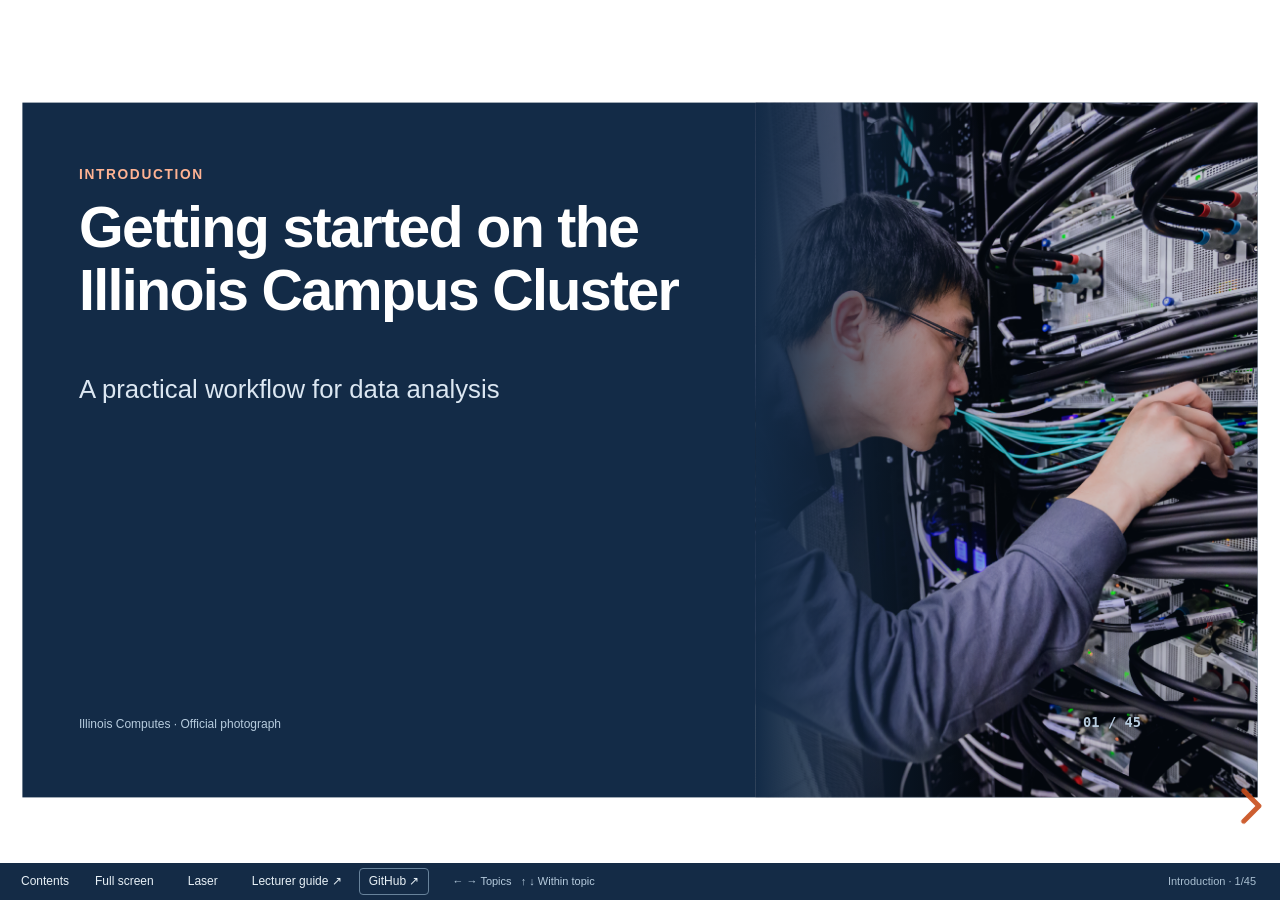
<file: index.html>
<!DOCTYPE html><html lang="en"><head><meta charset="utf-8"><meta name="viewport" content="width=device-width, initial-scale=1"><title>Getting started on the Illinois Campus Cluster</title><link rel="stylesheet" href="vendor/reveal/dist/reveal.css"><link rel="stylesheet" href="theme.css?v=single-guide"><link rel="stylesheet" href="vscode-visuals.css?v=extensions-icon"><link rel="stylesheet" href="workflow-visuals.css?v=readability"><link rel="stylesheet" href="readable-steps.css?v=full-audit"><link rel="stylesheet" href="readability-details.css?v=1"></head><body><div class="reveal"><div class="slides"><section class="chapter-stack" data-chapter="Introduction" data-label="Introduction"><section class="lecture-slide cover" data-title="Getting started on the Illinois Campus Cluster" data-section="Introduction" data-position="" data-index="0" data-h="0" data-v="0"><div class="slide-inner"><header><div class="section-name">Introduction</div><h1>Getting started on the<br>Illinois Campus Cluster</h1></header><main class="slide-body"><div class="cover-copy"><p class="cover-sub">A practical workflow for data analysis</p></div><figure class="cover-photo"><img src="assets/cluster-photo.png" alt="University of Illinois computing hardware"></figure></main><footer><div class="sources"><a href="https://computes.illinois.edu/" target="_blank" rel="noopener">Illinois Computes · Official photograph</a></div><span class="page-number">01 / 45</span></footer></div><aside class="notes"></aside></section></section><section class="chapter-stack" data-chapter="Access" data-label="01 · Access"><section class="lecture-slide image-slide" data-title="Prepare files on login nodes; run jobs on compute nodes" data-section="Access" data-position="1.1" data-index="1" data-h="1" data-v="0"><div class="slide-inner"><header><div class="section-name">01 · Access</div><h1>Prepare files on login nodes; run jobs on compute nodes</h1></header><main class="slide-body"><figure class="overview-image"><img src="assets/icc-overview.png" alt="Official NCSA Campus Cluster usage overview"><figcaption>HPC = high-performance computing. A node is one computer. Login: prepare files. Compute: run scheduled analysis.</figcaption></figure></main><footer><div class="sources"><a href="https://docs.ncsa.illinois.edu/systems/icc/en/latest/getting_started.html" target="_blank" rel="noopener">ICC · Getting Started</a> · <a href="https://docs.ncsa.illinois.edu/systems/icc/en/latest/user_guide/running_jobs.html" target="_blank" rel="noopener">ICC · Running Jobs</a></div><span class="page-number">02 / 45</span></footer></div><aside class="notes"><p>Let’s start with what we’re connecting to. HPC means high-performance computing. A cluster is a group of connected computers, and each computer is a node. In this official NCSA overview, our laptop connects to the head node, which we’ll call the login node.</p><p>We organize files, edit scripts, and submit work there. Other users share this node, so heavier analysis goes to compute nodes. We submit a job—a request saying what to run and which resources it needs. The scheduler starts it when those resources become available.</p><p>Login and compute nodes can reach the same project files through shared storage. We can prepare a script on one node and run it on another. Connecting with VS Code gives us file access; it doesn’t reserve compute resources. Before connecting, we need an approved account and access to our group’s resources.</p><p><a href="https://docs.ncsa.illinois.edu/systems/icc/en/latest/getting_started.html" target="_blank" rel="noopener">ICC · Getting Started</a> · <a href="https://docs.ncsa.illinois.edu/systems/icc/en/latest/user_guide/running_jobs.html" target="_blank" rel="noopener">ICC · Running Jobs</a></p></aside></section><section class="lecture-slide " data-title="Request access and confirm your allocation details" data-section="Access" data-position="1.2" data-index="2" data-h="1" data-v="1"><div class="slide-inner"><header><div class="section-name">01 · Access</div><h1>Request access and confirm your allocation details</h1></header><main class="slide-body"><div class="cols "><div><div class="rows"><div class="row"><strong>Existing lab access</strong><span>Ask your PI or technical contact which cluster group to join.</span></div><div class="row"><strong>A new computing need</strong><span>Start an Illinois Computes request.</span></div></div></div><div><table class=""><thead><tr><th>Detail to confirm</th><th>Used for</th></tr></thead><tbody><tr><td>NetID</td><td>Your login identity</td></tr><tr><td>Slurm account</td><td>The group’s assigned computing resources</td></tr><tr><td>Partition</td><td>A queue you may submit to</td></tr><tr><td>Project path</td><td>A folder where you have permission to save files</td></tr></tbody></table></div></div><div class="link-row"><a href="https://campuscluster.illinois.edu/new_forms/user_form.php" target="_blank">Research access request ↗</a><a href="https://computes.illinois.edu/submitrequest/" target="_blank">Illinois Computes request ↗</a></div><p class="small">Before connecting: get account approval, confirm these four details, and set up Duo.</p></main><footer><div class="sources"><a href="https://docs.ncsa.illinois.edu/systems/icc/en/latest/user_guide/accessing.html" target="_blank" rel="noopener">ICC · Accessing the System</a> · <a href="https://campuscluster.illinois.edu/access/" target="_blank" rel="noopener">Campus Cluster · Access routes</a> · <a href="https://computes.illinois.edu/submitrequest/" target="_blank" rel="noopener">Illinois Computes · Request resources</a> · <a href="https://docs.ncsa.illinois.edu/systems/icc/en/latest/user_guide/running_jobs.html" target="_blank" rel="noopener">ICC · Running Jobs</a></div><span class="page-number">03 / 45</span></footer></div><aside class="notes"><p>I’d start by asking my PI or the person who manages computing for the group. If the group already uses the cluster, they can explain how to join. An investor group is a lab or organization that has arranged cluster resources. Illinois Computes is another starting point for a new computing need. A request form starts the process; approval and account setup still need to follow.</p><p>We’ll need four details. Our NetID identifies us at login. Our Slurm account identifies the group resources our job can use, so it’s different from our NetID. Slurm is the job scheduler. The partition is a queue of eligible resources, and the project path identifies a folder where we can save files.</p><p>We need an account and partition that work together, a writable project folder, and Duo set up. Names like YOUR_NETID are placeholders to replace with our own details. Our group’s technical contact can help confirm those details, so we don’t have to guess. Then we can test the connection.</p><p><a href="https://docs.ncsa.illinois.edu/systems/icc/en/latest/user_guide/accessing.html" target="_blank" rel="noopener">ICC · Accessing the System</a> · <a href="https://campuscluster.illinois.edu/access/" target="_blank" rel="noopener">Campus Cluster · Access routes</a> · <a href="https://computes.illinois.edu/submitrequest/" target="_blank" rel="noopener">Illinois Computes · Request resources</a> · <a href="https://docs.ncsa.illinois.edu/systems/icc/en/latest/user_guide/running_jobs.html" target="_blank" rel="noopener">ICC · Running Jobs</a></p></aside></section><section class="lecture-slide compact" data-title="The first SSH login" data-section="Access" data-position="1.3" data-index="3" data-h="1" data-v="2"><div class="slide-inner"><header><div class="section-name">01 · Access</div><h1>The first SSH login</h1></header><main class="slide-body"><div class="code-label">On your laptop: open Terminal (macOS) or PowerShell (Windows)</div><pre class=""><code>ssh YOUR_NETID@cc-login.campuscluster.illinois.edu</code></pre><p class="small"><code>ssh</code> starts the connection · before <code>@</code>: your user name · after <code>@</code>: the cluster address</p><div class="cols "><div><div class="rows"><div class="row"><strong>1 · Run the command</strong><span>Replace YOUR_NETID, then press Enter.</span></div><div class="row"><strong>2 · Password</strong><span>Type your NetID password and press Enter; typing stays hidden.</span></div><div class="row"><strong>3 · Duo</strong><span>Follow the prompt and approve the authentication request.</span></div></div></div><div><figure class="login-image"><img src="assets/icc-login.png" alt="Official example of a successful ICC login"><figcaption>A welcome message and cluster command prompt confirm login. Screenshot dates and quotas are historical.</figcaption></figure></div></div></main><footer><div class="sources"><a href="https://docs.ncsa.illinois.edu/systems/icc/en/latest/user_guide/accessing.html" target="_blank" rel="noopener">ICC · Accessing the System</a></div><span class="page-number">04 / 45</span></footer></div><aside class="notes"><p>On the laptop, we open Terminal on a Mac or PowerShell on Windows. If Windows doesn’t recognize ssh, we need to enable the OpenSSH Client first.</p><p>ssh starts the connection. Our NetID goes before the at sign; the cluster address goes after it. We replace YOUR_NETID, keep cc-login.campuscluster.illinois.edu as shown, and press Enter.</p><p>SSH may first ask us to confirm the server’s fingerprint. We check it against institutional guidance or with support before accepting. An unexpected host-change warning also needs checking. Then we enter our NetID password. Nothing appears as we type—that’s normal—and we complete Duo on our registered device. This ICC login uses password and Duo, rather than user-created SSH keys.</p><p>A welcome message and prompt confirm the connection. The prompt means the shell is ready, and commands here run on the cluster. This older official screenshot’s dates and quotas aren’t current guidance. exit closes our test connection without deleting anything. With login working, we can connect through VS Code.</p><p><a href="https://docs.ncsa.illinois.edu/systems/icc/en/latest/user_guide/accessing.html" target="_blank" rel="noopener">ICC · Accessing the System</a></p></aside></section></section><section class="chapter-stack" data-chapter="Files in VS Code" data-label="02 · Files in VS Code"><section class="lecture-slide vscode-intro" data-title="VS Code is an editor for code and project files" data-section="Files in VS Code" data-position="2.1" data-index="4" data-h="2" data-v="0"><div class="slide-inner"><header><div class="section-name">02 · Files in VS Code</div><h1>VS Code is an editor for code and project files</h1></header><main class="slide-body"><div class="vscode-intro-grid"><figure class="vscode-interface-image"><img src="assets/vscode-interface.png" alt="Official Microsoft VS Code screenshot showing the Explorer, code editors, and terminal"><figcaption>Microsoft example: B = files, C = editor, D = terminal panel.</figcaption></figure><div class="vscode-intro-copy"><p class="">Visual Studio Code (VS Code) is Microsoft’s code editor for working with scripts and project files.</p><div class="rows"><div class="row"><strong>B · Explorer</strong><span>Browse files and folders in the left sidebar.</span></div><div class="row"><strong>C · Editor</strong><span>Read and edit scripts in the main area.</span></div><div class="row"><strong>D · Terminal</strong><span>Enter commands in the bottom panel.</span></div></div></div></div></main><footer><div class="sources"><a href="https://code.visualstudio.com/docs/editing/getting-started/userinterface" target="_blank" rel="noopener">Microsoft · VS Code user interface</a></div><span class="page-number">05 / 45</span></footer></div><aside class="notes"><p>This is Visual Studio Code, or VS Code, Microsoft’s editor for code and project files. It brings our files, editing, and terminal into one window. A script is a text file containing instructions for a program.</p><p>This screenshot is Microsoft’s example, not our project. B marks Explorer, where we browse files and folders. C marks the editor, where we read or change an open file. D marks the terminal, where we enter commands. The bottom panel can also show other things.</p><p>For everyday work, we can find a file on the left, read or edit it in the middle, and enter commands below. With a remote connection, these same tools let us work with files on the cluster.</p><p><a href="https://code.visualstudio.com/docs/editing/getting-started/userinterface" target="_blank" rel="noopener">Microsoft · VS Code user interface</a></p></aside></section><section class="lecture-slide concept-slide" data-title="Files stay on the cluster; terminal commands run there" data-section="Files in VS Code" data-position="2.2" data-index="5" data-h="2" data-v="1"><div class="slide-inner"><header><div class="section-name">02 · Files in VS Code</div><h1>Files stay on the cluster; terminal commands run there</h1></header><main class="slide-body">
<div class="concept-figure local-remote-figure" role="img" aria-label="The VS Code window is on the laptop. An SSH connection reaches project files and a terminal on the cluster. Saving edits updates the remote project file.">
  <div class="place local-place">
    <div class="place-heading">LOCAL <strong>Your laptop</strong></div>
    <div class="editor-window"><div class="window-label">VS Code window</div><div class="editor-content"><strong>View and edit</strong><code>analysis.py</code><span>Your screen, keyboard, and mouse</span></div></div>
  </div>
  <div class="connection"><strong>Remote - SSH</strong><div class="two-way-arrow" aria-hidden="true">⟷</div><span>View · edit · save</span></div>
  <div class="place remote-place">
    <div class="place-heading">REMOTE <strong>The cluster</strong></div>
    <div class="remote-project"><strong>Project files</strong><code>demo/analysis.py</code><span>Save updates this file.</span></div>
    <div class="remote-shell"><strong>Remote terminal</strong><span>Commands run on the cluster.</span></div>
  </div>
</div><p class="callout">In the SSH window, saves update cluster files and terminal commands run on the connected host.</p></main><footer><div class="sources"><a href="https://code.visualstudio.com/docs/remote/ssh" target="_blank" rel="noopener">Microsoft · Remote - SSH</a> · <a href="https://docs.ncsa.illinois.edu/systems/icc/en/latest/user_guide/prog_env.html#visual-studio-code" target="_blank" rel="noopener">ICC · VS Code setup</a></div><span class="page-number">06 / 45</span></footer></div><aside class="notes"><p>The VS Code window stays on our laptop, while Remote - SSH connects it to the cluster. Suppose we open analysis.py from the remote demo folder. We see it on the laptop, but the file is demo/analysis.py on the cluster. Save updates that remote file, without downloading and uploading a separate copy each time. This diagram shows where we’ll end up after uploading the project.</p><p>The connected window’s terminal also runs on the remote host—initially a login node. A separate local terminal runs commands on the laptop. The windows may look similar, which is why checking the connected host matters. Later, an interactive job will give us a compute shell, and we’ll check the host when that changes.</p><p>VS Code handles our file work; Slurm reserves resources for analysis. To set up the editor, we need VS Code and Remote - SSH on the laptop.</p><p><a href="https://code.visualstudio.com/docs/remote/ssh" target="_blank" rel="noopener">Microsoft · Remote - SSH</a> · <a href="https://docs.ncsa.illinois.edu/systems/icc/en/latest/user_guide/prog_env.html#visual-studio-code" target="_blank" rel="noopener">ICC · VS Code setup</a></p></aside></section><section class="lecture-slide vscode-visual" data-title="Install VS Code and the Remote - SSH extension" data-section="Files in VS Code" data-position="2.3" data-index="6" data-h="2" data-v="2"><div class="slide-inner"><header><div class="section-name">02 · Files in VS Code</div><h1>Install VS Code and the Remote - SSH extension</h1></header><main class="slide-body"><div class="vs-prerequisite">First: <a href="https://code.visualstudio.com/docs/setup/setup-overview" target="_blank">download and open VS Code</a> on your laptop.</div><div class="vs-step-row"><div class="vs-step vs-extension-step"><b class="vs-number">1</b><div><strong>Open Extensions</strong><div class="vs-icon-guide"><img src="assets/vscode-extensions-icon.png" alt="Official screenshot of the Extensions icon in the left Activity Bar" width="91" height="95"><div><span><b>Extensions icon</b><br>Left Activity Bar</span><small>Or Cmd/Ctrl+Shift+X</small></div></div></div></div><div class="vs-step"><b class="vs-number">2</b><div><strong>Search Remote - SSH</strong><span>Choose the Microsoft extension</span></div></div><div class="vs-step"><b class="vs-number">3</b><div><strong>Click Install</strong><span>Wait for installation to finish</span></div></div></div><figure class="vs-shot vs-install"><div class="vs-shot-window"><img src="assets/vscode-remote-extension.png" alt="Official Remote - SSH extension card showing Microsoft and the Install button"><span class="vs-pin" style="left:31%;top:34%">2</span><span class="vs-pin" style="left:27%;top:72%">3</span></div><figcaption>Microsoft’s example screenshot uses an older version; install the current extension.</figcaption></figure><p class="callout">The editor and Remote - SSH extension are installed on your laptop.</p></main><footer><div class="sources"><a href="https://code.visualstudio.com/docs/setup/setup-overview" target="_blank" rel="noopener">Microsoft · VS Code setup</a> · <a href="https://code.visualstudio.com/docs/remote/ssh" target="_blank" rel="noopener">Microsoft · Remote - SSH</a> · <a href="https://code.visualstudio.com/docs/remote/ssh-tutorial" target="_blank" rel="noopener">Microsoft · Remote - SSH tutorial</a> · <a href="https://code.visualstudio.com/docs/configure/extensions/extension-marketplace" target="_blank" rel="noopener">Microsoft · Extensions view</a></div><span class="page-number">07 / 45</span></footer></div><aside class="notes"><p>We download VS Code for our operating system, install it, and open it on the laptop. Then we add Remote - SSH.</p><p>Extensions are add-ons that provide extra features. The small screenshot shows the Extensions icon in the left Activity Bar. We can click it or press Command-Shift-X on a Mac, or Control-Shift-X on Windows or Linux, with those keys held together.</p><p>We search for Remote - SSH, choose the Microsoft extension, and click Install. The larger screenshot is an older official example; we install the current version and wait for it to finish.</p><p>Python and analysis packages will be set up separately on the cluster. To connect now, we’ll use the Command Palette, a searchable menu of VS Code actions.</p><p><a href="https://code.visualstudio.com/docs/setup/setup-overview" target="_blank" rel="noopener">Microsoft · VS Code setup</a> · <a href="https://code.visualstudio.com/docs/remote/ssh" target="_blank" rel="noopener">Microsoft · Remote - SSH</a> · <a href="https://code.visualstudio.com/docs/remote/ssh-tutorial" target="_blank" rel="noopener">Microsoft · Remote - SSH tutorial</a> · <a href="https://code.visualstudio.com/docs/configure/extensions/extension-marketplace" target="_blank" rel="noopener">Microsoft · Extensions view</a></p></aside></section><section class="lecture-slide vscode-visual" data-title="Connecting VS Code with Remote - SSH" data-section="Files in VS Code" data-position="2.4" data-index="7" data-h="2" data-v="3"><div class="slide-inner"><header><div class="section-name">02 · Files in VS Code</div><h1>Connecting VS Code with Remote - SSH</h1></header><main class="slide-body"><div class="vs-connect-grid"><div><div class="vs-step"><b class="vs-number">1</b><div><strong>Choose Connect to Host…</strong><span>Cmd+Shift+P (Mac) · Ctrl+Shift+P (Windows/Linux)<br>Search: Remote-SSH: Connect to Host</span></div></div><figure class="vs-shot vs-connect-menu"><div class="vs-shot-window"><img src="assets/vscode-connect-command.png" alt="Microsoft remote command menu with Connect to Host selected"></div><figcaption>Microsoft menu example · focused view</figcaption></figure><div class="vs-step"><b class="vs-number">2</b><div><strong>Enter your login address</strong></div></div><figure class="vs-shot vs-host"><div class="vs-shot-window"><img src="assets/vscode-host.png" alt="Microsoft example of the SSH login address field"></div><figcaption></figcaption></figure></div><div class="vs-connect-check"><div class="vs-address"><span>Use this address:</span><code>YOUR_NETID@<br>cc-login.campuscluster.illinois.edu</code></div><p>Password + Duo<br>Choose <strong>Linux</strong> if asked.</p><div class="vs-step"><b class="vs-number">3</b><div><strong>Check the SSH indicator</strong><span>Lower-left corner of the new window</span></div></div><figure class="vs-shot vs-status"><div class="vs-shot-window"><img src="assets/vscode-statusbar.png" alt="Official example of the green SSH status indicator"></div><figcaption>Microsoft’s example host is shown here.<br>Your indicator should name the cluster.</figcaption></figure></div></div></main><footer><div class="sources"><a href="https://docs.ncsa.illinois.edu/systems/icc/en/latest/user_guide/prog_env.html#visual-studio-code" target="_blank" rel="noopener">ICC · VS Code setup</a> · <a href="https://code.visualstudio.com/docs/remote/ssh" target="_blank" rel="noopener">Microsoft · Remote - SSH</a> · <a href="https://code.visualstudio.com/docs/remote/ssh-tutorial" target="_blank" rel="noopener">Microsoft · Remote - SSH tutorial</a></div><span class="page-number">08 / 45</span></footer></div><aside class="notes"><p>Command-Shift-P on a Mac, or Control-Shift-P on Windows or Linux, opens the Command Palette. We search for Remote-SSH: Connect to Host.</p><p>We enter our NetID, an at sign, and cc-login.campuscluster.illinois.edu. Replace YOUR_NETID with our own NetID. Although the address wraps on the slide, we enter it as one address. Microsoft’s screenshots show a sample host; we use the cluster address here.</p><p>We complete password and Duo authentication again. If asked for the remote operating system, we choose Linux. VS Code may open a new connected window.</p><p>The lower-left SSH indicator should name the cluster host. If connection seems stuck, check the Remote - SSH output or login terminal for an unanswered authentication prompt. Once connected, we can choose where our files will go.</p><p><a href="https://docs.ncsa.illinois.edu/systems/icc/en/latest/user_guide/prog_env.html#visual-studio-code" target="_blank" rel="noopener">ICC · VS Code setup</a> · <a href="https://code.visualstudio.com/docs/remote/ssh" target="_blank" rel="noopener">Microsoft · Remote - SSH</a> · <a href="https://code.visualstudio.com/docs/remote/ssh-tutorial" target="_blank" rel="noopener">Microsoft · Remote - SSH tutorial</a></p></aside></section><section class="lecture-slide storage-slide" data-title="Choose home, project, or scratch storage" data-section="Files in VS Code" data-position="2.5" data-index="8" data-h="2" data-v="4"><div class="slide-inner"><header><div class="section-name">02 · Files in VS Code</div><h1>Choose home, project, or scratch storage</h1></header><main class="slide-body"><table class=""><thead><tr><th>Location</th><th>Use it for</th><th>Limits and actions</th></tr></thead><tbody><tr><td>/u/YOUR_NETID</td><td>Settings and small personal files</td><td>Very limited quota: 100 GiB (soft limit). Keep large datasets elsewhere.</td></tr><tr><td>/projects/YOUR_GROUP</td><td>Group data, software, and retained outputs</td><td>Shared group quota. Keep backups: no snapshots are kept for file recovery.</td></tr><tr><td>/scratch/YOUR_NETID</td><td>Temporary working data</td><td>Temporary only: files typically deleted after 30 days without access, sometimes sooner.</td></tr></tbody></table><p class="callout">Use your group’s full project path; <code>/projects/YOUR_GROUP</code> is a placeholder.</p></main><footer><div class="sources"><a href="https://docs.ncsa.illinois.edu/systems/icc/en/latest/user_guide/storage_data.html" target="_blank" rel="noopener">ICC · Storage and Data</a></div><span class="page-number">09 / 45</span></footer></div><aside class="notes"><p>Home, project, and scratch storage have different purposes. Home, under /u followed by our NetID, is for settings and small personal files. Its quota, or storage allowance, is limited: 100 GiB as the documented soft limit and 103 GiB as the hard limit. Staying above the soft limit for seven days stops new writes until usage falls. The quota can’t be expanded, so large datasets belong elsewhere.</p><p>Project storage holds group data, software, and outputs. Capacity depends on the group’s allocation. It has no snapshots—saved filesystem states for restoring earlier files—so important data need separate backups.</p><p>Scratch, shown as /scratch/YOUR_NETID, is temporary workspace for files we’re actively working with. Files are typically deleted after 30 days without access, sometimes sooner when space is tight. Purged files can’t be recovered, so move valuable outputs elsewhere.</p><p>We’ll use our group’s writable project location. /projects/YOUR_GROUP is a placeholder for its full path, and YOUR_NETID stands for our own NetID. We’ll open the project location, then put demo inside it.</p><p><a href="https://docs.ncsa.illinois.edu/systems/icc/en/latest/user_guide/storage_data.html" target="_blank" rel="noopener">ICC · Storage and Data</a></p></aside></section><section class="lecture-slide vscode-visual" data-title="Open the remote project location" data-section="Files in VS Code" data-position="2.6" data-index="9" data-h="2" data-v="5"><div class="slide-inner"><header><div class="section-name">02 · Files in VS Code</div><h1>Open the remote project location</h1></header><main class="slide-body"><div class="vs-folder-grid"><div><div class="vs-step"><b class="vs-number">1</b><div><strong>File → Open Folder</strong><span>In the connected VS Code window</span></div></div><figure class="vs-shot vs-folder"><div class="vs-shot-window"><img src="assets/vscode-remote-folder.png" alt="Official remote Open Folder dialog with a path field and OK button"><span class="vs-pin" style="left:49%;top:9%">2</span></div><figcaption>Microsoft’s sample path is /home/sana/demo.<br>Replace it with your own approved project path.</figcaption></figure></div><div class="vs-folder-check"><div class="vs-step"><b class="vs-number">2</b><div><strong>Enter the destination, then OK</strong><span>Use your group’s full path, for example:</span></div></div><div class="vs-path">/projects/YOUR_GROUP</div><div class="vs-step"><b class="vs-number">3</b><div><strong>Confirm this window is remote</strong><span>The lower-left SSH indicator names the cluster.</span></div></div><figure class="vs-shot vs-status"><div class="vs-shot-window"><img src="assets/vscode-statusbar.png" alt="Microsoft example SSH indicator"></div><figcaption></figcaption></figure><p class="vs-next">Explorer now shows the remote destination.<br>The demo folder is still on your laptop.</p></div></div></main><footer><div class="sources"><a href="https://code.visualstudio.com/docs/remote/ssh" target="_blank" rel="noopener">Microsoft · Remote - SSH</a> · <a href="https://code.visualstudio.com/docs/remote/ssh-tutorial" target="_blank" rel="noopener">Microsoft · Remote - SSH tutorial</a></div><span class="page-number">10 / 45</span></footer></div><aside class="notes"><p>In the connected VS Code window, we choose File, Open Folder, enter our group’s full project path, and click OK. /projects/YOUR_GROUP stands for the parent folder where we’ll put demo.</p><p>Microsoft’s screenshot uses /home/sana/demo on its example system; we use our approved path. The SSH indicator should still name the cluster, confirming that Explorer shows remote folders.</p><p>We’ve opened the destination, but haven’t transferred anything yet. The demo folder is still on the laptop. Opening a remote folder only changes what Explorer displays; the upload is a separate action.</p><p><a href="https://code.visualstudio.com/docs/remote/ssh" target="_blank" rel="noopener">Microsoft · Remote - SSH</a> · <a href="https://code.visualstudio.com/docs/remote/ssh-tutorial" target="_blank" rel="noopener">Microsoft · Remote - SSH tutorial</a></p></aside></section><section class="lecture-slide vscode-visual" data-title="Upload the demo folder with VS Code" data-section="Files in VS Code" data-position="2.7" data-index="10" data-h="2" data-v="6"><div class="slide-inner"><header><div class="section-name">02 · Files in VS Code</div><h1>Upload the demo folder with VS Code</h1></header><main class="slide-body"><div class="vs-illustration-label">Illustration · small project upload</div><div class="vs-transfer" role="img" aria-label="Drag the demo folder from the laptop into the remote Explorer. After copying, open demo and check samples.csv."><div class="vs-device"><div class="vs-device-title">Your laptop</div><div class="vs-device-content"><div class="vs-step"><b class="vs-number">1</b><div><strong>Unzip the offline package</strong></div></div><div class="vs-tree">▾ HPC_Introduction<br><span class="vs-folder-item">▸ demo</span></div><p>Find this folder in<br>Finder / File Explorer.</p></div></div><div class="vs-transfer-arrow"><strong>Drag demo</strong><span>→</span><small>into the<br>Explorer file list</small></div><div class="vs-device vs-remote-device"><div class="vs-device-title">VS Code · remote Explorer</div><div class="vs-device-content"><div class="vs-tree"><span class="vs-tree-caption">/projects/YOUR_GROUP</span><div class="vs-drop-zone">▾ demo<br>&nbsp; ▾ data<br>&nbsp; &nbsp; samples.csv<br>&nbsp; analysis.py<br>&nbsp; hello.sbatch</div></div></div><div class="vs-status-illustration">SSH: cluster login host</div></div></div><div class="vs-step-row vs-upload-bottom"><div class="vs-step"><b class="vs-number">2</b><div><strong>After upload: open demo</strong><span>File → Open Folder → /projects/YOUR_GROUP/demo</span></div></div><div class="vs-step"><b class="vs-number">3</b><div><strong>Open data/samples.csv</strong><span>Check the header and three sample rows.</span></div></div></div></main><footer><div class="sources"><a href="https://code.visualstudio.com/docs/remote/ssh" target="_blank" rel="noopener">Microsoft · Remote - SSH</a> · <a href="https://github.com/microsoft/vscode/blob/main/src/vs/workbench/contrib/files/browser/fileImportExport.ts" target="_blank" rel="noopener">Microsoft · File import and download implementation</a> · <a href="https://docs.ncsa.illinois.edu/systems/icc/en/latest/user_guide/storage_data.html" target="_blank" rel="noopener">ICC · Storage and Data</a></div><span class="page-number">11 / 45</span></footer></div><aside class="notes"><p>The offline package includes our demo project. We unzip it on the laptop and find demo inside HPC_Introduction, using Finder or File Explorer. We drag the whole demo folder into the remote Explorer’s file list, rather than an open editor tab.</p><p>After the transfer finishes, we choose File, Open Folder and open /projects/YOUR_GROUP/demo, using our actual group path. Inside are samples.csv, our input table; analysis.py, the Python script; and hello.sbatch, a job script we’ll examine later.</p><p>We expand data and open samples.csv. A header and three sample rows confirm that the file arrived and is readable. Command-S on a Mac, or Control-S on Windows and Linux, now saves edits directly to the remote file.</p><p>Dragging is convenient for this small project. For large datasets, use the group’s recommended transfer service, such as Globus, and check completion before analysis. Our files are ready, so we can open the project’s terminal.</p><p><a href="https://code.visualstudio.com/docs/remote/ssh" target="_blank" rel="noopener">Microsoft · Remote - SSH</a> · <a href="https://github.com/microsoft/vscode/blob/main/src/vs/workbench/contrib/files/browser/fileImportExport.ts" target="_blank" rel="noopener">Microsoft · File import and download implementation</a> · <a href="https://docs.ncsa.illinois.edu/systems/icc/en/latest/user_guide/storage_data.html" target="_blank" rel="noopener">ICC · Storage and Data</a></p></aside></section></section><section class="chapter-stack" data-chapter="Shell essentials" data-label="03 · Shell essentials"><section class="lecture-slide vscode-visual" data-title="Open a terminal in the same project" data-section="Shell essentials" data-position="3.1" data-index="11" data-h="3" data-v="0"><div class="slide-inner"><header><div class="section-name">03 · Shell essentials</div><h1>Open a terminal in the same project</h1></header><main class="slide-body"><div class="vs-step"><b class="vs-number">1</b><div><strong>Terminal → New Terminal</strong><span>In your remote VS Code window</span></div></div><figure class="vs-shot vs-terminal"><div class="vs-shot-window"><img src="assets/vscode-remote-terminal.png" alt="Official VS Code remote bash terminal showing uname followed by Linux"></div><figcaption>Microsoft’s remote terminal example. Run our three checks below in your own project.</figcaption></figure><div class="vs-terminal-checks"><div><code>hostname</code><span>Which computer?<br>Expect a login node.</span></div><div><code>cd /projects/YOUR_GROUP/demo</code><span>Move into your uploaded project.<br>Use your group’s actual path.</span></div><div><code>pwd</code><span>Which folder?<br>Check the full project path.</span></div></div><p class="callout">Run one line, press Enter, wait for the prompt, then continue.</p></main><footer><div class="sources"><a href="https://missing.csail.mit.edu/2026/course-shell/" target="_blank" rel="noopener">Missing Semester · Introduction to the Shell (2026)</a> · <a href="https://code.visualstudio.com/docs/remote/ssh-tutorial" target="_blank" rel="noopener">Microsoft · Remote - SSH tutorial</a></div><span class="page-number">12 / 45</span></footer></div><aside class="notes"><p>In our remote VS Code window, we choose Terminal, New Terminal. The terminal is the text window; the shell reads our commands. This shell runs on the connected cluster host. Microsoft’s screenshot shows its example uname command reporting Linux. Our three checks below identify our own computer and folder.</p><p>hostname prints the computer’s name. We expect a login host, such as cc-login1. cd changes the current folder to our uploaded demo project, using our actual group path instead of /projects/YOUR_GROUP. A successful cd usually prints nothing. pwd then prints the full current path, which should match the demo folder in Explorer.</p><p>We enter one line, press Enter, and wait for the prompt before continuing. The prompt means the shell is ready. A dollar sign represents it in our examples; we don’t type that sign. These short checks are fine on the login node. We’ll send the analysis itself to compute resources later. Before that, let’s see how to read a command.</p><p><a href="https://missing.csail.mit.edu/2026/course-shell/" target="_blank" rel="noopener">Missing Semester · Introduction to the Shell (2026)</a> · <a href="https://code.visualstudio.com/docs/remote/ssh-tutorial" target="_blank" rel="noopener">Microsoft · Remote - SSH tutorial</a></p></aside></section><section class="lecture-slide " data-title="Read the program, options, and path in a command" data-section="Shell essentials" data-position="3.2" data-index="12" data-h="3" data-v="1"><div class="slide-inner"><header><div class="section-name">03 · Shell essentials</div><h1>Read the program, options, and path in a command</h1></header><main class="slide-body"><div class="hero-code"><span class="accent">head</span> <span class="teal">-n 5</span> <span class="gold">data/samples.csv</span></div><div class="rows"><div class="row"><strong>Program</strong><span>head displays the beginning of a text file.</span></div><div class="row"><strong>Option + value</strong><span>-n 5 asks for the first five lines.</span></div><div class="row"><strong>File path</strong><span>data/samples.csv is the path to the file to read.</span></div></div><p class="callout">Quotes keep a path together: <code>head -n 5 "data/samples.csv"</code>. They are required for paths containing spaces.</p></main><footer><div class="sources"><a href="https://missing.csail.mit.edu/2026/course-shell/" target="_blank" rel="noopener">Missing Semester · Introduction to the Shell (2026)</a> · <a href="https://missing.csail.mit.edu/2026/command-line-environment/" target="_blank" rel="noopener">Missing Semester · Command-line Environment (2026)</a></div><span class="page-number">13 / 45</span></footer></div><aside class="notes"><p>To preview our input table, we can use head -n 5 data/samples.csv. Read it in three parts: head is the program; -n 5 asks for the first five lines; data/samples.csv identifies the file. If there are fewer than five lines, it shows what’s there.</p><p>Everything after head is an argument. Arguments can change behavior, supply values, or identify files. Option letters belong to individual commands, so -n may mean something else in another program.</p><p>Spaces normally separate arguments. Quotes keep a path together when it contains spaces. The quoted version here also works, but this path doesn’t need quotes.</p><p>This file path starts from our current folder, so knowing where the terminal is working matters.</p><p><a href="https://missing.csail.mit.edu/2026/course-shell/" target="_blank" rel="noopener">Missing Semester · Introduction to the Shell (2026)</a> · <a href="https://missing.csail.mit.edu/2026/command-line-environment/" target="_blank" rel="noopener">Missing Semester · Command-line Environment (2026)</a></p></aside></section><section class="lecture-slide readable-slide readable-navigation" data-title="Use pwd and cd to move through the project" data-section="Shell essentials" data-position="3.3" data-index="13" data-h="3" data-v="2"><div class="slide-inner"><header><div class="section-name">03 · Shell essentials</div><h1>Use pwd and cd to move through the project</h1></header><main class="slide-body"><div class="cols "><div><div class="code-label">Type commands after $; other lines are output</div><pre class="terminal-transcript"><code><span class="terminal-command">$ pwd</span>
/projects/YOUR_GROUP/demo
<span class="terminal-command">$ cd data</span>
<span class="terminal-command">$ pwd</span>
/projects/YOUR_GROUP/demo/data
<span class="terminal-command">$ cd ..</span>
<span class="terminal-command">$ pwd</span>
/projects/YOUR_GROUP/demo</code></pre></div><div><div class="rows"><div class="row"><strong><code>pwd</code></strong><span>Print the current folder.</span></div><div class="row"><strong><code>cd data</code></strong><span>Enter the data subfolder.</span></div><div class="row"><strong><code>cd ..</code></strong><span>Go up to the parent folder.</span></div></div></div></div><p class="small"><code>.</code> = current folder · <code>..</code> = parent folder</p><p class="small"><code>/projects/…</code> starts at the filesystem root; <code>data/…</code> starts from the current folder.</p></main><footer><div class="sources"><a href="https://missing.csail.mit.edu/2026/course-shell/" target="_blank" rel="noopener">Missing Semester · Introduction to the Shell (2026)</a></div><span class="page-number">14 / 45</span></footer></div><aside class="notes"><p>pwd shows we’re starting in demo. In this transcript, commands follow the dollar sign; the other lines are output.</p><p>cd data enters the data subfolder. It usually prints nothing, so another pwd confirms that our path now ends in demo/data. cd .. goes up one level, and pwd confirms we’re back in demo. Two dots mean the parent folder; one dot means the current folder.</p><p>An absolute path begins with a slash and gives a location from the filesystem root, like the full /projects path here. A relative path starts from our current folder, which is why cd data works here. If we move somewhere else, that same relative path may point to a different place or not exist. Names are case-sensitive, so capitalization matters.</p><p>Two other shortcuts take us home and back to our previous location.</p><p><a href="https://missing.csail.mit.edu/2026/course-shell/" target="_blank" rel="noopener">Missing Semester · Introduction to the Shell (2026)</a></p></aside></section><section class="lecture-slide readable-slide readable-navigation" data-title="Use cd ~ for home and cd - to go back" data-section="Shell essentials" data-position="3.4" data-index="14" data-h="3" data-v="3"><div class="slide-inner"><header><div class="section-name">03 · Shell essentials</div><h1>Use cd ~ for home and cd - to go back</h1></header><main class="slide-body"><div class="cols "><div><div class="code-label">Continue from demo on the previous page</div><pre class="terminal-transcript"><code><span class="terminal-command">$ cd ~</span>
<span class="terminal-command">$ pwd</span>
/u/YOUR_NETID
<span class="terminal-command">$ cd -</span>
/projects/YOUR_GROUP/demo
<span class="terminal-command">$ pwd</span>
/projects/YOUR_GROUP/demo</code></pre></div><div><div class="rows"><div class="row"><strong><code>cd ~</code></strong><span>Go to your home folder.</span></div><div class="row"><strong><code>cd -</code></strong><span>Return to the previous folder and print its path.</span></div><div class="row"><strong><code>pwd</code></strong><span>Confirm where the terminal is now.</span></div></div></div></div><p class="callout"><code>cd ..</code> means parent folder. <code>cd -</code> means previous folder.</p></main><footer><div class="sources"><a href="https://missing.csail.mit.edu/2026/course-shell/" target="_blank" rel="noopener">Missing Semester · Introduction to the Shell (2026)</a></div><span class="page-number">15 / 45</span></footer></div><aside class="notes"><p>From demo, cd ~ takes us home. The tilde stands for our home folder, and pwd confirms /u/YOUR_NETID, with our own NetID in place of the placeholder.</p><p>Going home doesn’t move or delete the project; it only changes our current location.</p><p>cd - returns to the previous folder—demo in this example. It also prints its destination, so running pwd afterward shows that same path again.</p><p>Keep these meanings separate: cd .. goes to the parent folder in the directory tree. cd - goes to the previous location, wherever that was.</p><p>We’re back in demo and can inspect the names inside data without moving into it.</p><p><a href="https://missing.csail.mit.edu/2026/course-shell/" target="_blank" rel="noopener">Missing Semester · Introduction to the Shell (2026)</a></p></aside></section><section class="lecture-slide readable-slide" data-title="List visible and hidden names with ls" data-section="Shell essentials" data-position="3.5" data-index="15" data-h="3" data-v="4"><div class="slide-inner"><header><div class="section-name">03 · Shell essentials</div><h1>List visible and hidden names with ls</h1></header><main class="slide-body"><div class="code-label">Illustrative data folder; commands run from demo</div><pre class="terminal-transcript"><code><span class="terminal-command">$ ls data</span>
counts.tsv  samples.csv
<span class="terminal-command">$ ls -a data</span>
.  ..  counts.tsv  samples.csv</code></pre><div class="rows"><div class="row"><strong><code>ls data</code></strong><span>List visible file and folder names inside data.</span></div><div class="row"><strong><code>ls -a data</code></strong><span>Include hidden names beginning with a dot.</span></div></div><p class="small"><code>.</code> is this folder; <code>..</code> is its parent. Later, <code>ls -a</code> in demo will also show <code>.venv</code>.</p><p class="small"><code>counts.tsv</code> is a larger illustrative file. The supplied demo uses <code>samples.csv</code>.</p></main><footer><div class="sources"><a href="https://missing.csail.mit.edu/2026/course-shell/" target="_blank" rel="noopener">Missing Semester · Introduction to the Shell (2026)</a> · <a href="https://missing.csail.mit.edu/2026/command-line-environment/" target="_blank" rel="noopener">Missing Semester · Command-line Environment (2026)</a> · <a href="https://www.gnu.org/software/coreutils/manual/html_node/What-information-is-listed.html" target="_blank" rel="noopener">GNU Coreutils · ls size formats</a></div><span class="page-number">16 / 45</span></footer></div><aside class="notes"><p>We’re back in demo. ls data lists the names inside data without moving us there. For this illustration, imagine the folder contains a larger counts.tsv file as well as samples.csv. That larger file will help us compare sizes. The supplied demo still uses the small samples.csv.</p><p>Plain ls shows visible names. Add -a, and we also see names beginning with a dot. Here, one dot means this folder, and two dots mean its parent. Later, ls -a in demo will also show .venv, the hidden folder holding our Python environment.</p><p>So now we know which names are there. A couple more options let us check their details.</p><p><a href="https://missing.csail.mit.edu/2026/course-shell/" target="_blank" rel="noopener">Missing Semester · Introduction to the Shell (2026)</a> · <a href="https://missing.csail.mit.edu/2026/command-line-environment/" target="_blank" rel="noopener">Missing Semester · Command-line Environment (2026)</a> · <a href="https://www.gnu.org/software/coreutils/manual/html_node/What-information-is-listed.html" target="_blank" rel="noopener">GNU Coreutils · ls size formats</a></p></aside></section><section class="lecture-slide readable-slide readable-list-details" data-title="Show file details and readable sizes with ls" data-section="Shell essentials" data-position="3.6" data-index="16" data-h="3" data-v="5"><div class="slide-inner"><header><div class="section-name">03 · Shell essentials</div><h1>Show file details and readable sizes with ls</h1></header><main class="slide-body"><p class="small"><code>-l</code>: details · <code>-h</code>: readable sizes · <code>-a</code>: include hidden names</p><div class="code-label">Illustrative listing; total lines omitted</div><pre class="terminal-transcript"><code><span class="terminal-command">$ ls -l data</span>
-rw-r--r-- 1 user group 25165824 Oct 27 10:00 counts.tsv
-rw-r--r-- 1 user group       58 Oct 27 10:00 samples.csv
<span class="terminal-command">$ ls -lh data</span>
-rw-r--r-- 1 user group  24M Oct 27 10:00 counts.tsv
-rw-r--r-- 1 user group   58 Oct 27 10:00 samples.csv
<span class="terminal-command">$ ls -lah data</span>
drwxr-xr-x 2 user group 4.0K Oct 27 10:00 .
drwxr-xr-x 3 user group 4.0K Oct 27 10:00 ..
-rw-r--r-- 1 user group  24M Oct 27 10:00 counts.tsv
-rw-r--r-- 1 user group   58 Oct 27 10:00 samples.csv</code></pre><p class="small">Same file: <strong>25165824 bytes → 24M</strong> (24 MiB). Folder size here is not the total of its contents.</p></main><footer><div class="sources"><a href="https://missing.csail.mit.edu/2026/course-shell/" target="_blank" rel="noopener">Missing Semester · Introduction to the Shell (2026)</a> · <a href="https://missing.csail.mit.edu/2026/command-line-environment/" target="_blank" rel="noopener">Missing Semester · Command-line Environment (2026)</a> · <a href="https://www.gnu.org/software/coreutils/manual/html_node/What-information-is-listed.html" target="_blank" rel="noopener">GNU Coreutils · ls size formats</a></div><span class="page-number">17 / 45</span></footer></div><aside class="notes"><p>With -l, ls gives us one line per entry. Reading across, there’s the file type and permissions, a link count, the owner, the group, the size, the modification date and time, and the name. The filename and size are usually the first things I check. The users and dates here are examples.</p><p>Our illustrative counts.tsv is 25,165,824 bytes. Add -h, and that same size appears as 24M, meaning 24 MiB in these 1024-based units. The file hasn’t changed; only the display has. The small samples.csv stays at 58 bytes, so its number looks the same.</p><p>We can combine the options: -lah gives us details, hidden entries, and readable sizes together. One thing to watch: the size shown for a folder isn’t the total of everything inside it. We’ll use du for that. First, let’s make a folder and copy a file.</p><p><a href="https://missing.csail.mit.edu/2026/course-shell/" target="_blank" rel="noopener">Missing Semester · Introduction to the Shell (2026)</a> · <a href="https://missing.csail.mit.edu/2026/command-line-environment/" target="_blank" rel="noopener">Missing Semester · Command-line Environment (2026)</a> · <a href="https://www.gnu.org/software/coreutils/manual/html_node/What-information-is-listed.html" target="_blank" rel="noopener">GNU Coreutils · ls size formats</a></p></aside></section><section class="lecture-slide readable-slide readable-file-ops" data-title="Create folders with mkdir and copy files with cp" data-section="Shell essentials" data-position="3.7" data-index="17" data-h="3" data-v="6"><div class="slide-inner"><header><div class="section-name">03 · Shell essentials</div><h1>Create folders with mkdir and copy files with cp</h1></header><main class="slide-body"><table class=""><thead><tr><th>Command</th><th>Result</th></tr></thead><tbody><tr><td><code>mkdir results</code></td><td>Create one new folder.</td></tr><tr><td><code>mkdir -p results/qc</code></td><td>Create missing folders along the path; accept existing folders.</td></tr><tr><td><code>cp -i notes.txt notes_backup.txt</code></td><td>Copy a file; ask before overwriting.</td></tr><tr><td><code>cp -r data data_backup</code></td><td>Copy the folder and its subfolders to a new destination.</td></tr></tbody></table><p class="callout"><code>cp</code>: source first, destination second. The source stays in place.</p><p class="small">Check the result with <code>ls</code>. Copying a large dataset also uses extra storage.</p></main><footer><div class="sources"><a href="https://missing.csail.mit.edu/2026/course-shell/" target="_blank" rel="noopener">Missing Semester · Introduction to the Shell (2026)</a> · <a href="https://missing.csail.mit.edu/2020/shell-tools/" target="_blank" rel="noopener">Missing Semester · Shell Tools and Scripting (2020)</a></div><span class="page-number">18 / 45</span></footer></div><aside class="notes"><p>These commands help us organize a project. VS Code’s Explorer can do most of this too, but the commands often appear in instructions. They’re examples to choose from, not a setup sequence we need to run in full.</p><p>mkdir results creates one folder. If it already exists, plain mkdir reports an error. In mkdir -p results/qc, -p creates missing folders along the path and accepts existing ones.</p><p>For cp, the source comes first and the destination second. Here, notes.txt is the original, and notes_backup.txt is the copy. The -i asks before replacing an existing destination file. The original stays in place.</p><p>The -r in cp -r copies a folder and its subfolders. Here, data_backup is a new destination. Copying a large dataset also uses extra storage, so check whether another copy is needed.</p><p>These commands often finish quietly. ls lets us check what changed. Next, we’ll rename a copy or remove it.</p><p><a href="https://missing.csail.mit.edu/2026/course-shell/" target="_blank" rel="noopener">Missing Semester · Introduction to the Shell (2026)</a> · <a href="https://missing.csail.mit.edu/2020/shell-tools/" target="_blank" rel="noopener">Missing Semester · Shell Tools and Scripting (2020)</a></p></aside></section><section class="lecture-slide readable-slide" data-title="Move or rename with mv; remove a file with rm" data-section="Shell essentials" data-position="3.8" data-index="18" data-h="3" data-v="7"><div class="slide-inner"><header><div class="section-name">03 · Shell essentials</div><h1>Move or rename with mv; remove a file with rm</h1></header><main class="slide-body"><div class="code-label">Move or rename: source first, destination second</div><pre class=""><code>mv -i notes_backup.txt notes_old.txt</code></pre><p class="small">Rename the backup; <code>-i</code> asks before replacing an existing destination file.</p><div class="code-label">Remove the unwanted copy</div><pre class=""><code>rm -i notes_old.txt</code></pre><p class="small"><code>-i</code> asks before deleting. Check the filename before confirming.</p><p class="callout">Shell deletion normally has no Trash recovery. Check the result with <code>ls</code>.</p></main><footer><div class="sources"><a href="https://missing.csail.mit.edu/2026/course-shell/" target="_blank" rel="noopener">Missing Semester · Introduction to the Shell (2026)</a> · <a href="https://missing.csail.mit.edu/2020/shell-tools/" target="_blank" rel="noopener">Missing Semester · Shell Tools and Scripting (2020)</a></div><span class="page-number">19 / 45</span></footer></div><aside class="notes"><p>Let’s say we’ve made notes_backup.txt and now want to call it notes_old.txt. That’s what this mv command does. As with cp, the source comes first and the destination second.</p><p>Here, both names are in the same folder, so mv renames the file. If the destination were in another folder, it would move the file there. The -i asks before replacing an existing destination.</p><p>If we no longer need that copy, rm -i notes_old.txt asks before deleting it. This is the point where I’d check the filename carefully. Shell deletion normally doesn’t put the file in the Trash, so we shouldn’t expect to recover it that way.</p><p>After either command, ls lets us check what happened. That covers moving files around. Now let’s look inside a small file without changing it.</p><p><a href="https://missing.csail.mit.edu/2026/course-shell/" target="_blank" rel="noopener">Missing Semester · Introduction to the Shell (2026)</a> · <a href="https://missing.csail.mit.edu/2020/shell-tools/" target="_blank" rel="noopener">Missing Semester · Shell Tools and Scripting (2020)</a></p></aside></section><section class="lecture-slide compact readable-text-preview" data-title="Inspecting a small text file" data-section="Shell essentials" data-position="3.9" data-index="19" data-h="3" data-v="8"><div class="slide-inner"><header><div class="section-name">03 · Shell essentials</div><h1>Inspecting a small text file</h1></header><main class="slide-body"><div class="cols wide-left"><div><table class=""><thead><tr><th>Command</th><th>Use</th></tr></thead><tbody><tr><td><code>cat notes.txt</code></td><td>Print the entire small file</td></tr><tr><td><code>head -n 5 data/samples.csv</code></td><td>Print up to 5 lines from the start</td></tr><tr><td><code>less notes.txt</code></td><td>Browse text; press q to leave</td></tr></tbody></table></div><div><div class="code-label">Output of head for the included sample table</div><pre class=""><code>sample_id,reads
sample_A,1000
sample_B,1500
sample_C,1200</code></pre></div></div><p class="callout">Preview a few rows before running the analysis. Avoid printing a huge file with <code>cat</code>.</p></main><footer><div class="sources"><a href="https://missing.csail.mit.edu/2026/course-shell/" target="_blank" rel="noopener">Missing Semester · Introduction to the Shell (2026)</a> · <a href="https://missing.csail.mit.edu/2026/command-line-environment/" target="_blank" rel="noopener">Missing Semester · Command-line Environment (2026)</a></div><span class="page-number">20 / 45</span></footer></div><aside class="notes"><p>Before running an analysis, I usually take a quick look at the input. cat prints the whole text file, so it suits something short, like notes.txt. For a large file, head avoids filling the terminal with thousands of lines.</p><p>In head -n 5 data/samples.csv, -n 5 asks for up to five lines from the start. Our file has only four, so we see them all: one header and three rows of sample names and example values. Commas separate the fields.</p><p>For longer text, less gives us a viewer we can scroll through. Press q to return to the shell. We can also open small text files directly in VS Code.</p><p>These commands read ordinary text. Images, saved R objects, and other binary files need a suitable viewer. Next, we’ll find a file and search inside it.</p><p><a href="https://missing.csail.mit.edu/2026/course-shell/" target="_blank" rel="noopener">Missing Semester · Introduction to the Shell (2026)</a> · <a href="https://missing.csail.mit.edu/2026/command-line-environment/" target="_blank" rel="noopener">Missing Semester · Command-line Environment (2026)</a></p></aside></section><section class="lecture-slide compact" data-title="Find a file, then find text inside it" data-section="Shell essentials" data-position="3.10" data-index="20" data-h="3" data-v="9"><div class="slide-inner"><header><div class="section-name">03 · Shell essentials</div><h1>Find a file, then find text inside it</h1></header><main class="slide-body"><div class="code-label">Search filenames within data and its subfolders</div><pre class=""><code>find data -type f -name &quot;*.csv&quot;</code></pre><div class="rows"><div class="row"><strong>-type f / -name</strong><span>Keep files only / match their names against the pattern.</span></div><div class="row"><strong>"*.csv"</strong><span>The * matches any text before .csv.</span></div></div><div class="code-label">Search inside this file; -n includes line numbers</div><pre class=""><code>grep -n &quot;sample_B&quot; data/samples.csv</code></pre><div class="code-label">Expected grep output: line 3 contains the match</div><pre class=""><code>3:sample_B,1500</code></pre></main><footer><div class="sources"><a href="https://missing.csail.mit.edu/2020/shell-tools/" target="_blank" rel="noopener">Missing Semester · Shell Tools and Scripting (2020)</a> · <a href="https://missing.csail.mit.edu/2026/command-line-environment/" target="_blank" rel="noopener">Missing Semester · Command-line Environment (2026)</a></div><span class="page-number">21 / 45</span></footer></div><aside class="notes"><p>If we know what kind of file we want but not where it is, find can help. Here, data is the starting folder, and find searches its subfolders too. The -type f keeps regular files in the results. The -name matches their names against a pattern.</p><p>In &quot;*.csv&quot;, the star stands for any text before .csv. The quotes pass that pattern to find without the shell expanding it first. In our small project, we’d expect data/samples.csv.</p><p>Once we have the file, grep searches its text. We’re looking for sample_B, and -n adds the line number. So 3:sample_B,1500 means the matching text is on line three.</p><p>Neither command changes the file. Starting in the relevant project folder keeps the search manageable. We can now check the line count and storage use.</p><p><a href="https://missing.csail.mit.edu/2020/shell-tools/" target="_blank" rel="noopener">Missing Semester · Shell Tools and Scripting (2020)</a> · <a href="https://missing.csail.mit.edu/2026/command-line-environment/" target="_blank" rel="noopener">Missing Semester · Command-line Environment (2026)</a></p></aside></section><section class="lecture-slide compact readable-count" data-title="Count lines and check disk usage" data-section="Shell essentials" data-position="3.11" data-index="21" data-h="3" data-v="10"><div class="slide-inner"><header><div class="section-name">03 · Shell essentials</div><h1>Count lines and check disk usage</h1></header><main class="slide-body"><div class="cols "><div><div class="code-label">Run this command</div><pre class=""><code>wc -l data/samples.csv</code></pre><div class="code-label">Expected output; do not type this line</div><pre class=""><code>4 data/samples.csv</code></pre></div><div><div class="rows"><div class="row"><strong>wc -l</strong><span>Count lines in this text file.</span></div><div class="row"><strong>4 lines</strong><span>One header plus three sample rows.</span></div></div></div></div><div class="code-label">Check space used by the input folder</div><pre class=""><code>du -sh data</code></pre><p class="small"><code>-s</code> gives one summary total · <code>-h</code> uses readable units such as K or M</p><p class="callout"><code>wc -l</code> includes header lines. <code>du</code> shows space used; <code>quota</code> shows usage and limits.</p></main><footer><div class="sources"><a href="https://missing.csail.mit.edu/2026/command-line-environment/" target="_blank" rel="noopener">Missing Semester · Command-line Environment (2026)</a> · <a href="https://docs.ncsa.illinois.edu/systems/icc/en/latest/user_guide/storage_data.html" target="_blank" rel="noopener">ICC · Storage and Data</a></div><span class="page-number">22 / 45</span></footer></div><aside class="notes"><p>wc -l data/samples.csv returns four, followed by the filename. That’s one header line and three sample rows. Strictly speaking, -l counts newline characters; all four lines here end with one.</p><p>We need to know the file format before treating this as a sample count. Other files might have comments, several header lines, or one record spread over multiple lines.</p><p>For storage, du -sh data reports the space used by the data folder. The -s asks for one summary total, and -h gives readable units like K or M. The exact value can vary with the filesystem.</p><p>quota answers a different question: how much are we using, and what limit applies? It shows the usage and limits reported by the cluster.</p><p>I wouldn’t memorize all these options. It’s more useful to know where to look them up.</p><p><a href="https://missing.csail.mit.edu/2026/command-line-environment/" target="_blank" rel="noopener">Missing Semester · Command-line Environment (2026)</a> · <a href="https://docs.ncsa.illinois.edu/systems/icc/en/latest/user_guide/storage_data.html" target="_blank" rel="noopener">ICC · Storage and Data</a></p></aside></section><section class="lecture-slide compact" data-title="Help and everyday terminal shortcuts" data-section="Shell essentials" data-position="3.12" data-index="22" data-h="3" data-v="11"><div class="slide-inner"><header><div class="section-name">03 · Shell essentials</div><h1>Help and everyday terminal shortcuts</h1></header><main class="slide-body"><table class=""><thead><tr><th>Command / key</th><th>What it does</th></tr></thead><tbody><tr><td><code>man ls</code></td><td>Open the manual; press q to leave</td></tr><tr><td><code>head --help</code></td><td>Show the Linux command’s built-in help</td></tr><tr><td>Tab</td><td>Complete a file or folder name</td></tr><tr><td>↑ / <code>history</code></td><td>Recall previous commands / list shell history</td></tr><tr><td>Ctrl+C</td><td>Interrupt the command currently running in this terminal</td></tr><tr><td><code>clear</code> / <code>exit</code></td><td>Clear the display / leave the current shell</td></tr></tbody></table><p class="small">Keep this login shell open for job submission; exit closes it.</p></main><footer><div class="sources"><a href="https://missing.csail.mit.edu/2026/course-shell/" target="_blank" rel="noopener">Missing Semester · Introduction to the Shell (2026)</a> · <a href="https://missing.csail.mit.edu/2026/command-line-environment/" target="_blank" rel="noopener">Missing Semester · Command-line Environment (2026)</a></div><span class="page-number">23 / 45</span></footer></div><aside class="notes"><p>When I forget an option, I start with the manual or built-in help. man ls opens the manual, and q gets us out again. Many commands also have --help, like head does here. These examples use Linux tools; a laptop’s version may have different options.</p><p>Tab helps complete file and folder names. The up arrow recalls a command to check or edit before pressing Enter. history lists earlier commands.</p><p>Ctrl+C interrupts the command running in this terminal. It doesn’t cancel a batch job submitted separately to Slurm; we’ll use a Slurm command for that.</p><p>clear clears the display. exit leaves the current shell, which could leave a compute shell or close SSH, depending on where we are. We’ll keep this login shell open.</p><p>We can find, organize, and inspect our files. Now let’s ask the cluster to run a job.</p><p><a href="https://missing.csail.mit.edu/2026/course-shell/" target="_blank" rel="noopener">Missing Semester · Introduction to the Shell (2026)</a> · <a href="https://missing.csail.mit.edu/2026/command-line-environment/" target="_blank" rel="noopener">Missing Semester · Command-line Environment (2026)</a></p></aside></section></section><section class="chapter-stack" data-chapter="Slurm jobs" data-label="04 · Slurm jobs"><section class="lecture-slide concept-slide" data-title="Slurm runs work on allocated resources" data-section="Slurm jobs" data-position="4.1" data-index="23" data-h="4" data-v="0"><div class="slide-inner"><header><div class="section-name">04 · Slurm jobs</div><h1>Slurm runs work on allocated resources</h1></header><main class="slide-body">
<div class="concept-figure nodes-figure" role="img" aria-label="On the login node, prepare and submit hello.sbatch. Slurm waits for resources and allocates a compute node, where the job runs. Both nodes access the same demo folder. Submitting a batch job leaves the terminal on the login node.">
  <div class="node-flow">
    <div class="node login-node"><div class="place-heading">LOGIN NODE</div><strong>Prepare and submit</strong><code>hello.sbatch</code><span>Your terminal stays here.</span></div>
    <div class="flow-link"><code>sbatch</code><b aria-hidden="true">→</b></div>
    <div class="scheduler"><strong>Slurm</strong><span>Wait for resources</span><small>The scheduler</small></div>
    <div class="flow-link"><span>Allocate</span><b aria-hidden="true">→</b></div>
    <div class="node compute-node"><div class="place-heading">COMPUTE NODE</div><strong>Run the job</strong><code>hello.sbatch</code><span>The program runs here.</span></div>
  </div>
  <div class="shared-connectors" aria-hidden="true"><span>↕</span><span>↕</span></div>
  <div class="shared-project"><strong>Same shared <code>demo/</code> folder</strong><span>Input · scripts · output</span></div>
</div><p class="small"><strong>Batch:</strong> submit a script. <strong>Interactive:</strong> request a compute shell with <code>srun</code>.</p><p class="callout">Submit on the login node; the job runs on an allocated compute node.</p></main><footer><div class="sources"><a href="https://docs.ncsa.illinois.edu/systems/icc/en/latest/user_guide/running_jobs.html" target="_blank" rel="noopener">ICC · Running Jobs</a> · <a href="https://slurm.schedmd.com/sbatch.html" target="_blank" rel="noopener">SchedMD · sbatch</a> · <a href="https://slurm.schedmd.com/srun.html" target="_blank" rel="noopener">SchedMD · srun</a></div><span class="page-number">24 / 45</span></footer></div><aside class="notes"><p>To run a job, we need the cluster to give it some resources. That’s Slurm’s job. It’s the scheduling software in the middle of this diagram.</p><p>We prepare a script on the login node and submit it with sbatch. If the requested resources aren’t available, the job waits in a queue. When they become available, Slurm allocates them—reserves them for our job—and the program runs on a compute node.</p><p>Both nodes access the same approved project folder, so our inputs, scripts, and outputs stay there. We don’t copy the project to another computer for each run.</p><p>Our terminal stays on the login node. The batch job runs separately and can continue after we disconnect. Later, we’ll use srun to request an interactive compute shell for software setup. First, let’s open hello.sbatch.</p><p><a href="https://docs.ncsa.illinois.edu/systems/icc/en/latest/user_guide/running_jobs.html" target="_blank" rel="noopener">ICC · Running Jobs</a> · <a href="https://slurm.schedmd.com/sbatch.html" target="_blank" rel="noopener">SchedMD · sbatch</a> · <a href="https://slurm.schedmd.com/srun.html" target="_blank" rel="noopener">SchedMD · srun</a></p></aside></section><section class="lecture-slide beginner-script" data-title="Read a Slurm batch script line by line" data-section="Slurm jobs" data-position="4.2" data-index="24" data-h="4" data-v="1"><div class="slide-inner"><header><div class="section-name">04 · Slurm jobs</div><h1>Read a Slurm batch script line by line</h1></header><main class="slide-body"><div class="annotated"><div class="annotation-code"><button type="button" class="code-line " data-explain="Use Bash to read the commands."><span>01</span>#!/bin/bash</button><button type="button" class="code-line " data-explain="Give the job a recognizable name."><span>02</span>#SBATCH --job-name=hello</button><button type="button" class="code-line active" data-explain="Use the Slurm account assigned to your group."><span>03</span>#SBATCH --account=YOUR_ACCOUNT</button><button type="button" class="code-line " data-explain="Use a partition that this account can access."><span>04</span>#SBATCH --partition=YOUR_PARTITION</button><button type="button" class="code-line " data-explain="Request one compute node."><span>05</span>#SBATCH --nodes=1</button><button type="button" class="code-line " data-explain="Request one task for this program."><span>06</span>#SBATCH --ntasks=1</button><button type="button" class="code-line " data-explain="Reserve one CPU for that task."><span>07</span>#SBATCH --cpus-per-task=1</button><button type="button" class="code-line " data-explain="Request 1 GiB of RAM per node."><span>08</span>#SBATCH --mem=1G</button><button type="button" class="code-line " data-explain="Set a five-minute running-time limit."><span>09</span>#SBATCH --time=00:05:00</button><button type="button" class="code-line " data-explain="Print a message into the job output."><span>10</span>echo &quot;My first HPC job&quot;</button></div><div class="annotation-text"><div class="code-label screen-only">Select a line</div><p class="line-explanation screen-only">Use the Slurm account assigned to your group.</p><div class="print-only annotation-list"><div><b>01</b><span>Use Bash to read the commands.</span></div><div><b>02</b><span>Give the job a recognizable name.</span></div><div><b>03</b><span>Use the Slurm account assigned to your group.</span></div><div><b>04</b><span>Use a partition that this account can access.</span></div><div><b>05</b><span>Request one compute node.</span></div><div><b>06</b><span>Request one task for this program.</span></div><div><b>07</b><span>Reserve one CPU for that task.</span></div><div><b>08</b><span>Request 1 GiB of RAM per node.</span></div><div><b>09</b><span>Set a five-minute running-time limit.</span></div><div><b>10</b><span>Print a message into the job output.</span></div></div></div></div><p class="small">Edit these lines inside hello.sbatch in VS Code, then save. Submit it from the terminal after reviewing the resource settings.</p></main><footer><div class="sources"><a href="https://slurm.schedmd.com/sbatch.html" target="_blank" rel="noopener">SchedMD · sbatch</a></div><span class="page-number">25 / 45</span></footer></div><aside class="notes"><p>This plain-text file contains our first job request. The top tells Slurm what we need; the bottom says what to run.</p><p>The first line selects Bash to read the commands. Lines beginning with #SBATCH are Slurm settings, and they go before the executable commands. The job name helps us recognize the submission. The account identifies our group’s compute allocation, and the partition selects a queue we can use. We replace YOUR_ACCOUNT and YOUR_PARTITION with a valid pair from our group.</p><p>Next come the node, task, CPU, memory, and time requests. We’ll unpack those on the next slide. Finally, echo prints My first HPC job into the output.</p><p>We edit and save this file in VS Code, then submit it with sbatch. Running bash hello.sbatch directly would treat the #SBATCH lines as comments and run on our current machine without requesting resources. Let’s make those resource settings concrete before submitting.</p><p><a href="https://slurm.schedmd.com/sbatch.html" target="_blank" rel="noopener">SchedMD · sbatch</a></p></aside></section><section class="lecture-slide concept-slide resource-slide" data-title="Set nodes, tasks, CPUs, memory, and time for a job" data-section="Slurm jobs" data-position="4.3" data-index="25" data-h="4" data-v="2"><div class="slide-inner"><header><div class="section-name">04 · Slurm jobs</div><h1>Set nodes, tasks, CPUs, memory, and time for a job</h1></header><main class="slide-body"><p class="small">Example resource request: count the node, the tasks, then the CPUs.</p>
<div class="concept-figure resource-figure" role="img" aria-label="Example resource request: one node contains two tasks. Each task has two CPUs reserved, for four requested CPUs total. Nodes count computers; ntasks counts tasks in the whole job; cpus-per-task counts CPUs for each task.">
  <div class="resource-layout">
    <div class="resource-definitions">
      <div><code>--nodes=1</code><span>1 computer</span></div>
      <div><code>--ntasks=2</code><span>2 tasks in the whole job</span></div>
      <div><code>--cpus-per-task=2</code><span>2 CPUs reserved for each task</span></div>
    </div>
    <div class="resource-node">
      <div class="resource-node-label"><strong>Node 1</strong><span>One computer</span></div>
      <div class="resource-tasks">
        <div class="resource-task"><strong>Task 1</strong><span>One program process</span><div class="resource-cpus"><span>CPU</span><span>CPU</span></div></div>
        <div class="resource-task"><strong>Task 2</strong><span>One program process</span><div class="resource-cpus"><span>CPU</span><span>CPU</span></div></div>
      </div>
    </div>
  </div>
  <div class="resource-equation"><strong>2 tasks × 2 CPUs/task = 4 CPUs requested</strong><span>ntasks is already the total; do not multiply by nodes again.</span></div>
</div><p class="small">Reserving resources does not launch the tasks or make the program parallel.</p><div class="resource-demo"><strong>Keep hello.sbatch at: 1 node · 1 task · 1 CPU/task</strong><div><code>--mem=1G</code><span>1 GiB of RAM per node</span><code>--time=00:05:00</code><span>Runtime limit: hours:minutes:seconds</span></div></div></main><footer><div class="sources"><a href="https://slurm.schedmd.com/sbatch.html" target="_blank" rel="noopener">SchedMD · sbatch</a></div><span class="page-number">26 / 45</span></footer></div><aside class="notes"><p>I find these settings easier to understand by counting the boxes. The big box is one node, so one computer. In this illustration, we request two tasks across the whole job. Each task represents a program process, and each one has two CPUs reserved. Two tasks times two CPUs per task gives us four CPUs in total.</p><p>The ntasks value already counts tasks across the whole job. We don’t multiply it by the number of nodes again. And a task here doesn’t mean a sample or an input file.</p><p>These boxes show the resources we’re requesting. They don’t show every CPU physically inside the computer. Depending on the system, a Slurm CPU can mean a core or a hardware thread.</p><p>Requesting resources also doesn’t automatically make a program use them. For example, python analysis.py starts one process. Running several processes needs suitable software and a launcher, and a program that uses several threads needs its own worker or thread setting.</p><p>Our actual hello job is smaller than this illustration: one node, one task, and one CPU. The --mem=1G asks for one GiB of working memory per node, separate from disk storage. The --time value is in hours, minutes, and seconds, so 00:05:00 means five minutes of running time. Queue waiting isn’t included. For a real analysis, we’d choose these values to match the software and data.</p><p>For hello, we can keep these small settings. Now we’re ready to submit it.</p><p><a href="https://slurm.schedmd.com/sbatch.html" target="_blank" rel="noopener">SchedMD · sbatch</a></p></aside></section><section class="lecture-slide readable-slide" data-title="Submit the first job: hello.sbatch" data-section="Slurm jobs" data-position="4.4" data-index="26" data-h="4" data-v="3"><div class="slide-inner"><header><div class="section-name">04 · Slurm jobs</div><h1>Submit the first job: hello.sbatch</h1></header><main class="slide-body"><div class="code-label">In the remote demo folder, after saving the file</div><pre class=""><code>pwd
ls hello.sbatch
sbatch hello.sbatch</code></pre><div class="code-label">Example response; record the ID returned by your submission</div><pre class=""><code>Submitted batch job 123456</code></pre><p class="callout">This first job prints a message. It does not run analysis.py yet.</p></main><footer><div class="sources"><a href="https://slurm.schedmd.com/sbatch.html" target="_blank" rel="noopener">SchedMD · sbatch</a></div><span class="page-number">27 / 45</span></footer></div><aside class="notes"><p>Save hello.sbatch in VS Code, then use the remote terminal in demo. pwd confirms the location, and ls hello.sbatch checks that the saved file is there. sbatch hello.sbatch sends it to Slurm.</p><p>The response gives us a job ID. Here it’s 123456; keep the number your own submission returns. It identifies this job and its output. Accepted doesn’t mean started or finished—the job may still be waiting.</p><p>This job only prints a message; we’ll run analysis.py later. Pressing Run in the editor doesn’t submit a Slurm job. We submit from the terminal after saving. Now let’s check its status.</p><p><a href="https://slurm.schedmd.com/sbatch.html" target="_blank" rel="noopener">SchedMD · sbatch</a></p></aside></section><section class="lecture-slide readable-slide readable-queue" data-title="Checking the queue and stopping a job" data-section="Slurm jobs" data-position="4.5" data-index="27" data-h="4" data-v="4"><div class="slide-inner"><header><div class="section-name">04 · Slurm jobs</div><h1>Checking the queue and stopping a job</h1></header><main class="slide-body"><div class="code-label">-u selects your user; run squeue again to refresh</div><pre class=""><code>squeue -u YOUR_NETID</code></pre>
<div class="workflow-figure workflow-queue" role="img" aria-label="Illustrative progress of job 123456. PD means pending while waiting for resources. R means the job is running. After it leaves the queue, read slurm-123456.out and check the result. Leaving the queue does not prove success.">
  <div class="workflow-caption">Illustration: job 123456</div>
  <div class="workflow-queue-grid">
    <div class="workflow-state workflow-pending">
      <code class="workflow-state-code">PD</code>
      <strong>Pending</strong>
      <span>Queued; check the reason</span>
    </div>
    <b class="workflow-arrow" aria-hidden="true">→</b>
    <div class="workflow-state workflow-running">
      <code class="workflow-state-code">R</code>
      <strong>Running</strong>
      <span>Using allocated resources</span>
    </div>
    <b class="workflow-arrow" aria-hidden="true">→</b>
    <div class="workflow-state workflow-check-output">
      <span class="workflow-status-label">No longer listed</span>
      <strong>Read the output</strong>
      <code>slurm-123456.out</code>
    </div>
  </div>
  <div class="workflow-caution">Leaving the queue does not prove success.</div>
</div><div class="code-label">Optional: cancel an unwanted job. Let hello finish here.</div><pre class=""><code>scancel 123456</code></pre><p class="small">After hello leaves the queue: <code>cat slurm-123456.out</code> → <strong>My first HPC job</strong>. Use your job ID.</p></main><footer><div class="sources"><a href="https://docs.ncsa.illinois.edu/systems/icc/en/latest/user_guide/running_jobs.html" target="_blank" rel="noopener">ICC · Running Jobs</a> · <a href="https://slurm.schedmd.com/job_state_codes.html" target="_blank" rel="noopener">SchedMD · Job states</a></div><span class="page-number">28 / 45</span></footer></div><aside class="notes"><p>squeue -u YOUR_NETID lists our jobs. Replace YOUR_NETID with your username; -u selects the user. Each run gives a fresh snapshot, so run it again to check for changes.</p><p>PD means pending: the job is waiting, and the listed reason helps explain why. R means it’s running on allocated resources. Our tiny hello job may finish before we check.</p><p>Once it leaves the queue, we read the output with cat slurm-123456.out, using our own job ID. We expect My first HPC job. Leaving the queue doesn’t prove success, so we investigate missing or unexpected output.</p><p>To stop a submitted job, use scancel followed by its ID. We’ll let hello finish here. Ctrl+C in a separate log viewer interrupts that viewer, not the batch job.</p><p>We’ve submitted and checked our first job. For the analysis, we’ll give the logs clearer names and optionally ask for email notifications.</p><p><a href="https://docs.ncsa.illinois.edu/systems/icc/en/latest/user_guide/running_jobs.html" target="_blank" rel="noopener">ICC · Running Jobs</a> · <a href="https://slurm.schedmd.com/job_state_codes.html" target="_blank" rel="noopener">SchedMD · Job states</a></p></aside></section><section class="lecture-slide compact" data-title="Output files and email notifications" data-section="Slurm jobs" data-position="4.6" data-index="28" data-h="4" data-v="5"><div class="slide-inner"><header><div class="section-name">04 · Slurm jobs</div><h1>Output files and email notifications</h1></header><main class="slide-body"><div class="code-label">In analysis.sbatch, before executable commands</div><pre class=""><code>#SBATCH --output=analysis-%j.out
#SBATCH --error=analysis-%j.err
#SBATCH --mail-type=END,FAIL
#SBATCH --mail-user=YOUR_NETID@illinois.edu</code></pre>
<div class="workflow-figure workflow-streams" role="img" aria-label="Illustration for analysis job 123457. Ordinary program output goes to analysis-123457.out. Error and diagnostic messages go to analysis-123457.err. Slurm end or failure events can send an email to the configured recipient. Slurm replaces percent j with the job ID in filenames. Diagnostic logs may also contain ordinary progress messages.">
  <div class="workflow-caption">Illustration: analysis job 123457. Slurm fills in <code>%j</code>.</div>
  <div class="workflow-stream-row">
    <div class="workflow-stream-source"><strong>Program output</strong><span>Ordinary messages</span></div>
    <b class="workflow-arrow" aria-hidden="true">→</b>
    <div class="workflow-stream-target workflow-output-file"><code>analysis-<b class="workflow-job-id">123457</b>.out</code></div>
  </div>
  <div class="workflow-stream-row">
    <div class="workflow-stream-source"><strong>Program diagnostics</strong><span>Errors and other messages</span></div>
    <b class="workflow-arrow" aria-hidden="true">→</b>
    <div class="workflow-stream-target workflow-error-file"><code>analysis-<b class="workflow-job-id">123457</b>.err</code></div>
  </div>
  <div class="workflow-stream-row">
    <div class="workflow-stream-source"><strong>Slurm events</strong><span><code>END</code> or <code>FAIL</code></span></div>
    <b class="workflow-arrow" aria-hidden="true">→</b>
    <div class="workflow-stream-target workflow-email"><span>Email to</span><code>YOUR_NETID@illinois.edu</code></div>
  </div>
  <div class="workflow-footnote">An <code>.err</code> file can also contain progress messages. Read its contents.</div>
</div><p class="small"><code>%j</code> becomes the job ID. Use your email address, or remove both mail lines.</p></main><footer><div class="sources"><a href="https://slurm.schedmd.com/sbatch.html" target="_blank" rel="noopener">SchedMD · sbatch</a></div><span class="page-number">29 / 45</span></footer></div><aside class="notes"><p>These lines control where the analysis job’s messages go. They’re already in the supplied analysis.sbatch template, before the commands that load software and run the analysis.</p><p>--output names the file for ordinary program output. --error names the file for errors and other diagnostic messages. Some programs also put normal progress messages there, so an .err file doesn’t automatically mean the job failed. We need to read what it says.</p><p>The useful part of these names is %j. We leave that in the script, and Slurm replaces it with the job ID. So, for job 123457, analysis-%j.out becomes analysis-123457.out. That gives each submission its own named log.</p><p>With these filenames, the logs go into the folder we submit from. If we add a subfolder to the path, we need to create that folder before submitting.</p><p>Email is optional. --mail-type chooses the events: END when the job ends, and FAIL for failure. --mail-user gives the recipient. We put our own address there, or remove both mail lines if we don’t want email. Delivery depends on the cluster’s email setup, and we still check the results even if we receive a completion email.</p><p>That covers the usual messages and notifications. Next are two optional resource requests, starting with a GPU.</p><p><a href="https://slurm.schedmd.com/sbatch.html" target="_blank" rel="noopener">SchedMD · sbatch</a></p></aside></section><section class="lecture-slide " data-title="When the analysis needs a GPU" data-section="Slurm jobs" data-position="4.7" data-index="29" data-h="4" data-v="6"><div class="slide-inner"><header><div class="section-name">04 · Slurm jobs</div><h1>When the analysis needs a GPU</h1></header><main class="slide-body"><div class="code-label">Optional GPU job: use your group’s GPU partition and GPU type</div><pre class=""><code>#SBATCH --partition=YOUR_GPU_PARTITION
#SBATCH --gres=gpu:GPU_TYPE:1</code></pre><div class="code-label">Inside an allocated NVIDIA GPU job</div><pre class=""><code>nvidia-smi</code></pre><div class="rows"><div class="row"><strong>--gres</strong><span>Request GPUs with gpu:TYPE:COUNT; count is per node.</span></div><div class="row"><strong>GPU_TYPE / final 1</strong><span>The configured GPU type / one GPU per allocated node.</span></div></div><p class="callout">The tiny demo needs no GPU. Add this only for software that supports and uses one.</p></main><footer><div class="sources"><a href="https://docs.ncsa.illinois.edu/systems/icc/en/latest/user_guide/running_jobs.html" target="_blank" rel="noopener">ICC · Running Jobs</a> · <a href="https://slurm.schedmd.com/sbatch.html" target="_blank" rel="noopener">SchedMD · sbatch</a></div><span class="page-number">30 / 45</span></footer></div><aside class="notes"><p>Some tools use a GPU, an additional processor for software that supports it. We need an account and GPU partition our group can access. The partition line selects that queue, and --gres requests the GPU resource.</p><p>In gpu:GPU_TYPE:1, GPU_TYPE is the configured type name, and the final 1 requests one GPU per allocated node. We get valid partition and type names from our group’s documentation or support contact.</p><p>Reserving a GPU won’t make a CPU-only program use it. Inside an allocated NVIDIA GPU job, nvidia-smi shows the visible GPU and basic usage information. Its memory is separate from the CPU RAM requested with --mem.</p><p>The software also needs a compatible environment, so we follow its installation instructions. Our demo stays on CPUs. Next is choosing a particular compute node: a GPU type describes hardware, while a node name identifies a computer.</p><p><a href="https://docs.ncsa.illinois.edu/systems/icc/en/latest/user_guide/running_jobs.html" target="_blank" rel="noopener">ICC · Running Jobs</a> · <a href="https://slurm.schedmd.com/sbatch.html" target="_blank" rel="noopener">SchedMD · sbatch</a></p></aside></section><section class="lecture-slide " data-title="When a particular node is required" data-section="Slurm jobs" data-position="4.8" data-index="30" data-h="4" data-v="7"><div class="slide-inner"><header><div class="section-name">04 · Slurm jobs</div><h1>When a particular node is required</h1></header><main class="slide-body"><div class="code-label">Optional: use a compute-node name your account can access</div><pre class=""><code>#SBATCH --nodes=1
#SBATCH --nodelist=NODE_NAME</code></pre><div class="code-label">sinfo: inspect resources; -p selects the partition; -N lists nodes</div><pre class=""><code>sinfo -p YOUR_PARTITION -N</code></pre><div class="rows"><div class="row"><strong>--nodes=1</strong><span>How many nodes you request</span></div><div class="row"><strong>--nodelist</strong><span>Which named node you request</span></div></div><p class="callout">Normally let Slurm choose. Name a compute node only when your group requires that machine.</p></main><footer><div class="sources"><a href="https://slurm.schedmd.com/sbatch.html" target="_blank" rel="noopener">SchedMD · sbatch</a> · <a href="https://docs.ncsa.illinois.edu/systems/icc/en/latest/user_guide/running_jobs.html" target="_blank" rel="noopener">ICC · Running Jobs</a></div><span class="page-number">31 / 45</span></footer></div><aside class="notes"><p>A GPU type specifies hardware. A node name asks for a particular machine.</p><p>--nodes=1 means “give me one computer.” --nodelist=NODE_NAME means “give me this particular computer.” That must be a compute node our account and partition allow, not a login node.</p><p>sinfo lets us inspect resources. -p selects a partition, and -N shows the information by node. Seeing a machine listed doesn&#x27;t guarantee that our account can use it.</p><p>I&#x27;d normally let Slurm choose. Naming one machine gives the scheduler fewer choices and may increase the wait. It can help with a hardware test or comparison, but if we need more memory or a certain GPU, we can usually request that resource directly.</p><p>Let&#x27;s use these resource settings to open a compute shell and prepare our software.</p><p><a href="https://slurm.schedmd.com/sbatch.html" target="_blank" rel="noopener">SchedMD · sbatch</a> · <a href="https://docs.ncsa.illinois.edu/systems/icc/en/latest/user_guide/running_jobs.html" target="_blank" rel="noopener">ICC · Running Jobs</a></p></aside></section><section class="lecture-slide compact" data-title="Open an interactive compute shell with srun" data-section="Slurm jobs" data-position="4.9" data-index="31" data-h="4" data-v="8"><div class="slide-inner"><header><div class="section-name">04 · Slurm jobs</div><h1>Open an interactive compute shell with srun</h1></header><main class="slide-body"><div class="code-label">From the login shell in demo: paste this whole block as one command</div><pre class=""><code>srun --account=YOUR_ACCOUNT --partition=YOUR_PARTITION \
  --nodes=1 --ntasks=1 --cpus-per-task=2 \
  --mem=4G --time=00:15:00 --pty bash</code></pre><div class="rows"><div class="row"><strong>srun</strong><span>Start a program on allocated compute resources.</span></div><div class="row"><strong>--pty bash</strong><span>Open an interactive terminal running the Bash shell.</span></div><div class="row"><strong>After the prompt returns</strong><span>hostname should show a compute node; pwd should show the project folder.</span></div></div><p class="small">A trailing <code>\</code> continues a command onto the next line; nothing follows it on that line.</p></main><footer><div class="sources"><a href="https://docs.ncsa.illinois.edu/systems/icc/en/latest/user_guide/running_jobs.html" target="_blank" rel="noopener">ICC · Running Jobs</a> · <a href="https://slurm.schedmd.com/srun.html" target="_blank" rel="noopener">SchedMD · srun</a></div><span class="page-number">32 / 45</span></footer></div><aside class="notes"><p>We&#x27;ve used the login node to organize files and submit jobs. For software preparation, we&#x27;ll request a shell on a compute node.</p><p>We enter this command from the login shell, inside demo, using our approved --account and --partition. It requests one node, one task, two CPUs for that task, four GiB of memory, and a fifteen-minute limit: example settings for this small setup task.</p><p>It&#x27;s one command across three lines. Each backslash joins its line to the next and must be the last character, with nothing after it. srun starts a program on allocated resources. --pty gives us an interactive terminal, and bash is the shell it runs.</p><p>We may wait for resources. Once the prompt appears, hostname should show a compute node, and pwd should still show our project folder.</p><p>VS Code&#x27;s Run button and notebook cells don&#x27;t automatically move there. We&#x27;ll prepare Python using this compute shell.</p><p><a href="https://docs.ncsa.illinois.edu/systems/icc/en/latest/user_guide/running_jobs.html" target="_blank" rel="noopener">ICC · Running Jobs</a> · <a href="https://slurm.schedmd.com/srun.html" target="_blank" rel="noopener">SchedMD · srun</a></p></aside></section></section><section class="chapter-stack" data-chapter="Software and packages" data-label="05 · Software and packages"><section class="lecture-slide " data-title="Make Python available in the compute shell" data-section="Software and packages" data-position="5.1" data-index="32" data-h="5" data-v="0"><div class="slide-inner"><header><div class="section-name">05 · Software and packages</div><h1>Make Python available in the compute shell</h1></header><main class="slide-body"><div class="code-label">Inside the allocation, in demo; use a version shown as available</div><pre class=""><code>module avail python
module load python/3.11.11
module list</code></pre><table class=""><thead><tr><th>Command</th><th>Meaning</th></tr></thead><tbody><tr><td>module avail python</td><td>List cluster modules matching Python</td></tr><tr><td>module load python/3.11.11</td><td>Select this installed Python version for this shell</td></tr><tr><td>module list</td><td>Confirm which cluster modules are loaded</td></tr></tbody></table><p class="callout">analysis.py needs pandas. Next, create .venv in demo and install pandas there.</p></main><footer><div class="sources"><a href="https://docs.ncsa.illinois.edu/systems/icc/en/latest/user_guide/software.html" target="_blank" rel="noopener">ICC · Software and Modules</a></div><span class="page-number">33 / 45</span></footer></div><aside class="notes"><p>Before installing pandas, we need to choose its Python. We&#x27;re inside the compute shell, in the remote demo folder.</p><p>The cluster&#x27;s module command selects from existing software installations. module avail python shows the choices. module load python/3.11.11 selects this example version, and module list confirms what&#x27;s loaded. The number after the slash is the version.</p><p>We&#x27;d choose one that&#x27;s actually available and use that same compatible version in the batch job later.</p><p>analysis.py needs pandas to read a table. pandas is a package: reusable code that our program loads. Selecting Python doesn&#x27;t automatically install it for our project.</p><p>We&#x27;ll create a project environment for those packages. Python&#x27;s -m option in that command is different from the cluster&#x27;s module command.</p><p><a href="https://docs.ncsa.illinois.edu/systems/icc/en/latest/user_guide/software.html" target="_blank" rel="noopener">ICC · Software and Modules</a></p></aside></section><section class="lecture-slide readable-slide" data-title="Create a Python environment and install pandas" data-section="Software and packages" data-position="5.2" data-index="33" data-h="5" data-v="1"><div class="slide-inner"><header><div class="section-name">05 · Software and packages</div><h1>Create a Python environment and install pandas</h1></header><main class="slide-body"><div class="code-label">Continue in the same compute shell and remote demo folder</div><pre class=""><code>python -m venv .venv
source .venv/bin/activate
python -m pip install pandas
ls -a</code></pre><div class="rows"><div class="row"><strong>Create .venv</strong><span>-m runs Python’s venv utility; .venv is the new folder.</span></div><div class="row"><strong>Activate</strong><span>source makes this shell use .venv/bin/python.</span></div><div class="row"><strong>Install pandas</strong><span>-m pip runs the package installer for the selected Python.</span></div></div><p class="small"><code>ls -a</code> shows the hidden .venv folder. After pip finishes, check the import on the next slide.</p></main><footer><div class="sources"><a href="https://packaging.python.org/en/latest/guides/installing-using-pip-and-virtual-environments/" target="_blank" rel="noopener">Python Packaging · pip and venv</a> · <a href="https://docs.python.org/3/using/cmdline.html" target="_blank" rel="noopener">Python · Command-line options</a> · <a href="https://docs.ncsa.illinois.edu/systems/icc/en/latest/user_guide/software.html" target="_blank" rel="noopener">ICC · Software and Modules</a></div><span class="page-number">34 / 45</span></footer></div><aside class="notes"><p>We&#x27;ll stay in this compute shell and demo folder, with Python loaded.</p><p>python -m venv .venv creates the project environment. -m runs a Python module as a program, venv is the environment tool, and the final .venv names the folder. Its leading dot makes it hidden in an ordinary listing.</p><p>source .venv/bin/activate selects that environment for this shell, so python points to .venv/bin/python.</p><p>source reads the activation script into our current shell, so its changes apply here instead of disappearing in a separate shell. Then python -m pip install pandas runs the package installer through that selected Python.</p><p>We wait for installation to finish and the prompt to return. ls -a includes hidden names, so we can see .venv.</p><p>The environment is created on the cluster; we don&#x27;t copy a laptop environment over. Activation changes this shell&#x27;s selection. Other terminals and jobs need to activate the existing environment themselves.</p><p>Let&#x27;s check that this Python can actually load pandas.</p><p><a href="https://packaging.python.org/en/latest/guides/installing-using-pip-and-virtual-environments/" target="_blank" rel="noopener">Python Packaging · pip and venv</a> · <a href="https://docs.python.org/3/using/cmdline.html" target="_blank" rel="noopener">Python · Command-line options</a> · <a href="https://docs.ncsa.illinois.edu/systems/icc/en/latest/user_guide/software.html" target="_blank" rel="noopener">ICC · Software and Modules</a></p></aside></section><section class="lecture-slide readable-slide" data-title="Check that pandas imports and save package versions" data-section="Software and packages" data-position="5.3" data-index="34" data-h="5" data-v="2"><div class="slide-inner"><header><div class="section-name">05 · Software and packages</div><h1>Check that pandas imports and save package versions</h1></header><main class="slide-body"><div class="code-label">-c executes the quoted Python code immediately</div><pre class=""><code>python -c &quot;import pandas; print(pandas.__version__)&quot;</code></pre><div class="rows"><div class="row"><strong>import pandas</strong><span>Check that this Python can load the package.</span></div><div class="row"><strong>Print version</strong><span>print(pandas.__version__) displays the installed version; expect a version number.</span></div></div><div class="code-label">freeze lists versions; &gt; writes the file, replacing existing contents</div><pre class=""><code>python -m pip freeze &gt; requirements.txt</code></pre><p class="callout">Continue when a version prints without an error. Keep this compute shell open.</p></main><footer><div class="sources"><a href="https://packaging.python.org/en/latest/guides/installing-using-pip-and-virtual-environments/" target="_blank" rel="noopener">Python Packaging · pip and venv</a> · <a href="https://docs.python.org/3/using/cmdline.html" target="_blank" rel="noopener">Python · Command-line options</a> · <a href="https://docs.ncsa.illinois.edu/systems/icc/en/latest/user_guide/software.html" target="_blank" rel="noopener">ICC · Software and Modules</a></div><span class="page-number">35 / 45</span></footer></div><aside class="notes"><p>We&#x27;re still in the compute shell with .venv active. Now we&#x27;ll check whether the package works.</p><p>-c runs the Python code inside the quotes. import pandas loads the package; the semicolon separates it from print(pandas.__version__), which displays its version.</p><p>The quotes keep the two Python instructions together as one argument for -c, rather than separate shell commands.</p><p>We want a version number without an import error. If it fails, we&#x27;d check the loaded Python, activation, and installation errors before continuing. A finished download alone doesn&#x27;t prove that a package works.</p><p>python -m pip freeze lists installed package versions. The greater-than sign writes that list into requirements.txt, replacing existing contents. This records our installation without installing anything again. Keeping that file beside our scripts gives us a record to refer to later.</p><p>Keep this compute shell open for the diagram: it explains what stays after the shell closes.</p><p><a href="https://packaging.python.org/en/latest/guides/installing-using-pip-and-virtual-environments/" target="_blank" rel="noopener">Python Packaging · pip and venv</a> · <a href="https://docs.python.org/3/using/cmdline.html" target="_blank" rel="noopener">Python · Command-line options</a> · <a href="https://docs.ncsa.illinois.edu/systems/icc/en/latest/user_guide/software.html" target="_blank" rel="noopener">ICC · Software and Modules</a></p></aside></section><section class="lecture-slide concept-slide" data-title="The environment stays; activation is per shell" data-section="Software and packages" data-position="5.4" data-index="35" data-h="5" data-v="3"><div class="slide-inner"><header><div class="section-name">05 · Software and packages</div><h1>The environment stays; activation is per shell</h1></header><main class="slide-body">
<div class="concept-figure environment-figure" role="img" aria-label="With the environment active, pip install writes pandas into the shared demo/.venv folder. Activation selects that existing environment for one shell. A later job activates the same folder again; closing a shell does not delete the package files.">
  <div class="install-flow">
    <div class="environment-action"><strong>Install packages</strong><code>python -m pip install pandas</code><span>After creating and activating .venv</span></div>
    <div class="flow-link"><span>Write files</span><b aria-hidden="true">→</b></div>
    <div class="environment-folder"><div class="folder-tab">Shared project storage</div><code>demo/.venv/</code><span>Python + installed packages</span><strong>These files remain.</strong></div>
  </div>
  <div class="activation-heading"><strong>Activate in each new shell or job</strong><code>source .venv/bin/activate</code></div>
  <div class="activation-flow">
    <div class="shell-choice"><strong>Current compute shell</strong><div><code>python</code><b aria-hidden="true">→</b><code>.venv/bin/python</code></div></div>
    <div class="same-environment"><span>Same existing</span><strong>.venv</strong><span>No reinstall</span></div>
    <div class="shell-choice"><strong>A later batch job</strong><div><code>python</code><b aria-hidden="true">→</b><code>.venv/bin/python</code></div></div>
  </div>
</div><p class="callout">After setup, <code>exit</code> returns to the login shell; .venv stays in project storage.</p></main><footer><div class="sources"><a href="https://packaging.python.org/en/latest/guides/installing-using-pip-and-virtual-environments/" target="_blank" rel="noopener">Python Packaging · pip and venv</a> · <a href="https://cran.r-project.org/doc/manuals/r-release/R-admin.html#Add_002don-packages" target="_blank" rel="noopener">R · Installing packages and libraries</a></div><span class="page-number">36 / 45</span></footer></div><aside class="notes"><p>Installation changes files; activation changes what one shell uses.</p><p>At the top, pip writes pandas and its dependencies into demo/.venv on shared project storage. Those files remain after the compute shell closes.</p><p>The shared project folder is why a later compute node can see those package files.</p><p>At the bottom, source selects that existing environment. python then points to .venv/bin/python. Activation doesn&#x27;t request compute resources or change every other terminal and job.</p><p>A later batch job loads the same compatible Python module and activates this .venv again. Inside the program, import pandas loads the package. Installation, activation, and importing each have a separate role.</p><p>Setup is finished, so exit leaves the compute shell and releases this interactive allocation. hostname and pwd should confirm we&#x27;re back on the login node in our project folder. If the allocation already ended, check the host before typing exit again.</p><p>Our .venv is ready. Before using it in a batch job, here&#x27;s an alternative some projects supply: Conda.</p><p><a href="https://packaging.python.org/en/latest/guides/installing-using-pip-and-virtual-environments/" target="_blank" rel="noopener">Python Packaging · pip and venv</a> · <a href="https://cran.r-project.org/doc/manuals/r-release/R-admin.html#Add_002don-packages" target="_blank" rel="noopener">R · Installing packages and libraries</a></p></aside></section><section class="lecture-slide readable-slide readable-conda" data-title="Create a Conda environment from a supplied file" data-section="Software and packages" data-position="5.5" data-index="36" data-h="5" data-v="4"><div class="slide-inner"><header><div class="section-name">05 · Software and packages</div><h1>Create a Conda environment from a supplied file</h1></header><main class="slide-body"><div class="code-label">Alternative to .venv; \ continues the command on the next line</div><pre class=""><code>module avail miniconda3
module load YOUR_CONDA_MODULE
conda env create -f environment.yml
conda run -n analysis \
  python -c &quot;import pandas; print(pandas.__version__)&quot;</code></pre><div class="rows"><div class="row"><strong>environment.yml</strong><span>Records the environment name and requested packages</span></div><div class="row"><strong>-f environment.yml</strong><span>Read the environment specification from this file.</span></div><div class="row"><strong>-n analysis</strong><span>Use the environment named analysis (from name: analysis in the file).</span></div></div><p class="small">Choose this instead of .venv. In a new compute shell, expect a pandas version with no error.</p></main><footer><div class="sources"><a href="https://docs.conda.io/projects/conda/en/stable/user-guide/tasks/manage-environments.html" target="_blank" rel="noopener">Conda · Managing environments</a> · <a href="https://docs.ncsa.illinois.edu/systems/icc/en/latest/user_guide/software.html" target="_blank" rel="noopener">ICC · Software and Modules</a></div><span class="page-number">37 / 45</span></footer></div><aside class="notes"><p>A project may supply environment.yml, listing a Conda environment&#x27;s name and packages. We&#x27;d choose this route instead of .venv; our example doesn&#x27;t need both.</p><p>Our file is in examples. We&#x27;d copy it into the remote project and request a new compute shell with srun. This is a separate setup allocation after the previous one has ended.</p><p>Conda may use home storage, so we&#x27;d check quota first. If home is nearly full, ask the group&#x27;s technical contact where the environment should go.</p><p>module avail miniconda3 shows the choices. We&#x27;d load the actual module name in place of YOUR_CONDA_MODULE. conda env create builds the environment, and -f names the file to read. Our file names the environment analysis.</p><p>conda run -n analysis runs the following command in that environment. The name after -n must match the environment name recorded inside the file; it isn&#x27;t the filename itself. The backslash continues onto the next line, with nothing after it. python -c performs the same import and version check; we&#x27;d expect a version without an error.</p><p>After this optional setup, exit returns to the login shell. We&#x27;ll now return to our main example&#x27;s existing .venv and its batch job.</p><p><a href="https://docs.conda.io/projects/conda/en/stable/user-guide/tasks/manage-environments.html" target="_blank" rel="noopener">Conda · Managing environments</a> · <a href="https://docs.ncsa.illinois.edu/systems/icc/en/latest/user_guide/software.html" target="_blank" rel="noopener">ICC · Software and Modules</a></p></aside></section></section><section class="chapter-stack" data-chapter="Run and check" data-label="06 · Run and check"><section class="lecture-slide readable-slide readable-batch" data-title="Prepare a Python batch job with its environment" data-section="Run and check" data-position="6.1" data-index="37" data-h="6" data-v="0"><div class="slide-inner"><header><div class="section-name">06 · Run and check</div><h1>Prepare a Python batch job with its environment</h1></header><main class="slide-body"><div class="cols "><div><div class="code-label">1 · Beginning of analysis.sbatch</div><pre class=""><code>#!/bin/bash
#SBATCH --job-name=analysis
#SBATCH --account=YOUR_ACCOUNT
#SBATCH --partition=YOUR_PARTITION
#SBATCH --nodes=1
#SBATCH --ntasks=1
#SBATCH --cpus-per-task=1
#SBATCH --mem=1G
#SBATCH --time=00:05:00</code></pre></div><div><div class="code-label">2 · Continue in the same file, after the left column</div><pre class=""><code>#SBATCH --output=analysis-%j.out
#SBATCH --error=analysis-%j.err

set -e
module load python/3.11.11
source .venv/bin/activate
python analysis.py</code></pre></div></div><p class="callout">set -e stops on setup failure. Set your account and partition, then save analysis.sbatch.</p></main><footer><div class="sources"><a href="https://docs.ncsa.illinois.edu/systems/icc/en/latest/user_guide/software.html" target="_blank" rel="noopener">ICC · Software and Modules</a> · <a href="https://slurm.schedmd.com/sbatch.html" target="_blank" rel="noopener">SchedMD · sbatch</a> · <a href="https://packaging.python.org/en/latest/guides/installing-using-pip-and-virtual-environments/" target="_blank" rel="noopener">Python Packaging · pip and venv</a></div><span class="page-number">38 / 45</span></footer></div><aside class="notes"><p>Our batch job needs to select the .venv when it starts. These two columns form one analysis.sbatch file, continuing from the left column to the right. All #SBATCH settings come before executable commands.</p><p>We&#x27;ve already covered those resource options. This tiny example uses one node, one task, one CPU, one GiB of memory per node, and five minutes. We&#x27;d set our approved account and partition. Larger analyses need appropriate requests.</p><p>Slurm replaces %j with the new job ID in the output and error filenames. The template also includes email settings; we&#x27;d use our address or remove both email lines.</p><p>A batch job starts its own shell, which is why we repeat the module and activation commands inside this file.</p><p>The new command, set -e, stops this script if a setup command fails. Then the job loads our compatible Python version, activates the existing .venv, and runs analysis.py. It reuses the installed packages.</p><p>We&#x27;ll save the file in VS Code and submit from the login terminal.</p><p><a href="https://docs.ncsa.illinois.edu/systems/icc/en/latest/user_guide/software.html" target="_blank" rel="noopener">ICC · Software and Modules</a> · <a href="https://slurm.schedmd.com/sbatch.html" target="_blank" rel="noopener">SchedMD · sbatch</a> · <a href="https://packaging.python.org/en/latest/guides/installing-using-pip-and-virtual-environments/" target="_blank" rel="noopener">Python Packaging · pip and venv</a></p></aside></section><section class="lecture-slide readable-slide" data-title="Submit the analysis job" data-section="Run and check" data-position="6.2" data-index="38" data-h="6" data-v="1"><div class="slide-inner"><header><div class="section-name">06 · Run and check</div><h1>Submit the analysis job</h1></header><main class="slide-body"><div class="code-label">In the login shell, from the demo folder</div><pre class=""><code>pwd
ls data/samples.csv analysis.py analysis.sbatch
sbatch analysis.sbatch</code></pre><div class="code-label">Illustrative analysis job ID; hello used 123456</div><pre class=""><code>Submitted batch job 123457</code></pre><div class="code-label">Check whether this new job is pending or running</div><pre class=""><code>squeue -u YOUR_NETID</code></pre><p class="callout">Use the returned ID in analysis-JOBID.out and analysis-JOBID.err.</p></main><footer><div class="sources"><a href="https://slurm.schedmd.com/sbatch.html" target="_blank" rel="noopener">SchedMD · sbatch</a> · <a href="https://docs.ncsa.illinois.edu/systems/icc/en/latest/user_guide/running_jobs.html" target="_blank" rel="noopener">ICC · Running Jobs</a></div><span class="page-number">39 / 45</span></footer></div><aside class="notes"><p>In the login shell, we&#x27;d confirm we&#x27;re in demo and that the input and both scripts exist. Then sbatch analysis.sbatch submits the saved request.</p><p>123457 is an illustrative response. We&#x27;d keep our actual returned ID, which belongs to this new analysis job, separately from hello&#x27;s ID.</p><p>squeue -u YOUR_NETID shows our jobs, with -u selecting the user. It tells us whether the request is pending or running; submission doesn&#x27;t mean completion.</p><p>We use the returned ID in analysis-JOBID.out and analysis-JOBID.err. These logs may appear only when the job starts. Once the output log exists, we can see what the program is reporting.</p><p><a href="https://slurm.schedmd.com/sbatch.html" target="_blank" rel="noopener">SchedMD · sbatch</a> · <a href="https://docs.ncsa.illinois.edu/systems/icc/en/latest/user_guide/running_jobs.html" target="_blank" rel="noopener">ICC · Running Jobs</a></p></aside></section><section class="lecture-slide readable-slide readable-log" data-title="Follow job output with tail" data-section="Run and check" data-position="6.3" data-index="39" data-h="6" data-v="2"><div class="slide-inner"><header><div class="section-name">06 · Run and check</div><h1>Follow job output with tail</h1></header><main class="slide-body"><div class="code-label">After the job starts and its log exists; use your actual job ID</div><pre class=""><code>tail -n 20 analysis-123457.out
tail -f analysis-123457.out</code></pre><p class="small"><code>-n 20</code>: show the last 20 lines · <code>-f</code>: keep following new output</p>
<div class="workflow-figure workflow-log" role="img" aria-label="Illustration of a batch job and its separate log viewer. Job 123457 writes analysis-123457.out. A terminal running tail -f reads that log. Control C stops the tail viewer while the batch job continues running.">
  <div class="workflow-log-grid">
    <div class="workflow-batch-job">
      <strong>Batch job</strong>
      <code>123457</code>
      <span class="workflow-running-badge">Keeps running</span>
    </div>
    <div class="workflow-write-link"><span>writes</span><b class="workflow-arrow" aria-hidden="true">→</b></div>
    <div class="workflow-log-file"><span>Log file</span><code>analysis-123457.out</code></div>
    <div class="workflow-read-link"><span>read by</span><b class="workflow-arrow" aria-hidden="true">→</b></div>
    <div class="workflow-terminal-viewer">
      <span class="workflow-viewer-label">Terminal log viewer</span>
      <code>tail -f</code>
      <div class="workflow-viewer-stop"><strong>Ctrl+C</strong><span>Stops viewing</span></div>
    </div>
  </div>
  <div class="workflow-footnote">The job and log viewer are separate processes.</div>
</div><p class="callout">To cancel the analysis job itself: <code>scancel 123457</code>.</p></main><footer><div class="sources"><a href="https://missing.csail.mit.edu/2026/course-shell/" target="_blank" rel="noopener">Missing Semester · Introduction to the Shell (2026)</a> · <a href="https://missing.csail.mit.edu/2026/command-line-environment/" target="_blank" rel="noopener">Missing Semester · Command-line Environment (2026)</a> · <a href="https://docs.ncsa.illinois.edu/systems/icc/en/latest/user_guide/running_jobs.html" target="_blank" rel="noopener">ICC · Running Jobs</a></div><span class="page-number">40 / 45</span></footer></div><aside class="notes"><p>Using our actual job ID, tail -n 20 shows the last twenty lines and returns the prompt. tail -f keeps following the file, displaying new lines as they arrive.</p><p>The diagram separates the running job from our viewer. The job writes the log; tail reads it from our terminal. While tail -f is open, that terminal is occupied by the viewer.</p><p>Ctrl+C stops viewing and returns the prompt. The submitted job keeps running. To cancel the job itself, we&#x27;d use scancel with its ID, as before. We can leave the analysis running while we inspect its files.</p><p>Once we&#x27;re back at the prompt, we can search its error log.</p><p><a href="https://missing.csail.mit.edu/2026/course-shell/" target="_blank" rel="noopener">Missing Semester · Introduction to the Shell (2026)</a> · <a href="https://missing.csail.mit.edu/2026/command-line-environment/" target="_blank" rel="noopener">Missing Semester · Command-line Environment (2026)</a> · <a href="https://docs.ncsa.illinois.edu/systems/icc/en/latest/user_guide/running_jobs.html" target="_blank" rel="noopener">ICC · Running Jobs</a></p></aside></section><section class="lecture-slide readable-slide" data-title="Search the error log with grep" data-section="Run and check" data-position="6.4" data-index="40" data-h="6" data-v="3"><div class="slide-inner"><header><div class="section-name">06 · Run and check</div><h1>Search the error log with grep</h1></header><main class="slide-body"><div class="code-label">After Ctrl+C stops the tail viewer; use your actual job ID</div><pre class=""><code>grep -in &quot;error&quot; analysis-123457.err</code></pre><div class="rows"><div class="row"><strong><code>-i</code></strong><span>Ignore letter case: error also matches Error.</span></div><div class="row"><strong><code>-n</code></strong><span>Show the matching line number.</span></div></div><div class="code-label">Illustrative error: the matching message is on line 8</div><pre class=""><code>8:FileNotFoundError: data/samples.csv</code></pre><p class="callout">Read the surrounding log. No match does not prove success; .err can also contain progress messages.</p></main><footer><div class="sources"><a href="https://missing.csail.mit.edu/2026/course-shell/" target="_blank" rel="noopener">Missing Semester · Introduction to the Shell (2026)</a> · <a href="https://missing.csail.mit.edu/2026/command-line-environment/" target="_blank" rel="noopener">Missing Semester · Command-line Environment (2026)</a> · <a href="https://docs.ncsa.illinois.edu/systems/icc/en/latest/user_guide/running_jobs.html" target="_blank" rel="noopener">ICC · Running Jobs</a></div><span class="page-number">41 / 45</span></footer></div><aside class="notes"><p>grep helps us locate messages in the error log. Here we&#x27;re searching for the quoted text error, using our actual job ID in the filename.</p><p>-in combines -i, which ignores letter case, and -n, which adds each matching line number.</p><p>Because case is ignored, the search also matches Error inside the name FileNotFoundError.</p><p>The output illustrates a failed run. The 8 before the colon means line eight. FileNotFoundError points us toward data/samples.csv. We&#x27;d read the surrounding log, then check the working directory and path.</p><p>No match, or even an empty error log, doesn&#x27;t prove success. A nonempty .err file doesn&#x27;t automatically mean failure either: programs may write ordinary progress messages there.</p><p>Once the job finishes, we also need to inspect its result. Searching for one word only helps us find a starting point.</p><p><a href="https://missing.csail.mit.edu/2026/course-shell/" target="_blank" rel="noopener">Missing Semester · Introduction to the Shell (2026)</a> · <a href="https://missing.csail.mit.edu/2026/command-line-environment/" target="_blank" rel="noopener">Missing Semester · Command-line Environment (2026)</a> · <a href="https://docs.ncsa.illinois.edu/systems/icc/en/latest/user_guide/running_jobs.html" target="_blank" rel="noopener">ICC · Running Jobs</a></p></aside></section><section class="lecture-slide vscode-visual" data-title="Open the result in VS Code" data-section="Run and check" data-position="6.5" data-index="41" data-h="6" data-v="4"><div class="slide-inner"><header><div class="section-name">06 · Run and check</div><h1>Open the result in VS Code</h1></header><main class="slide-body"><div class="vs-illustration-label">Illustration · expected result from the supplied demo</div><div class="vs-result-window" role="img" aria-label="Explorer contains results/summary.csv. Its editor shows samples,total_reads followed by 3,3700."><div class="vs-result-explorer"><div class="vs-tree-caption">EXPLORER · DEMO</div><div class="vs-tree">▸ data<br><span class="vs-result-folder"><b class="vs-number">1</b> ▾ results</span><span class="vs-result-selected"><b class="vs-number">2</b> summary.csv</span>analysis.py<br>analysis.sbatch</div></div><div class="vs-result-editor"><div class="vs-result-tab">summary.csv</div><div class="vs-csv"><span>1</span><code>samples,total_reads</code><span>2</span><code>3,3700</code></div><div class="vs-result-check"><b class="vs-number">3</b><p>3 input samples<br>3,700 total reads</p></div></div></div><div class="vs-result-bottom"><p><strong>Read it here.</strong> No download needed.<br>For a local copy: right-click the remote file → <strong>Download…</strong></p><p><strong>Other viewers:</strong> logs and images open directly;<br>Rainbow CSV colors columns; PDF/Jupyter extensions open those files.</p></div></main><footer><div class="sources"><a href="https://code.visualstudio.com/docs/remote/ssh" target="_blank" rel="noopener">Microsoft · Remote - SSH</a> · <a href="https://marketplace.visualstudio.com/items?itemName=mechatroner.rainbow-csv" target="_blank" rel="noopener">Rainbow CSV · Extension documentation</a> · <a href="https://marketplace.visualstudio.com/items?itemName=tomoki1207.pdf" target="_blank" rel="noopener">vscode-pdf · Extension documentation</a> · <a href="https://marketplace.visualstudio.com/items?itemName=ms-toolsai.jupyter" target="_blank" rel="noopener">Microsoft · Jupyter extension</a> · <a href="https://github.com/microsoft/vscode/blob/main/src/vs/workbench/contrib/files/browser/fileImportExport.ts" target="_blank" rel="noopener">Microsoft · File import and download implementation</a></div><span class="page-number">42 / 45</span></footer></div><aside class="notes"><p>Back in VS Code Explorer, we&#x27;d refresh if needed, expand results, and open summary.csv directly on the cluster.</p><p>This illustration shows the expected demo output. The header is samples,total_reads, followed by one summary row, 3,3700. That means three input samples and 3,700 total reads. The sample count is a value in the first column, not three output rows.</p><p>If the file is empty or incomplete, we&#x27;d return to the logs. For our own analyses, we&#x27;d also check that the contents make sense; file existence alone isn&#x27;t enough.</p><p>For a laptop copy, right-click the remote file and choose Download. Text and images open directly. Rainbow CSV colors table columns, while PDF and Jupyter extensions open those files. Follow the extension&#x27;s prompt for local or SSH installation.</p><p>Opening a notebook doesn&#x27;t reserve resources. We&#x27;d check where its cells run and keep substantial analysis off the login node.</p><p>We&#x27;ve followed the Python workflow to its expected result. R uses a similar process.</p><p><a href="https://code.visualstudio.com/docs/remote/ssh" target="_blank" rel="noopener">Microsoft · Remote - SSH</a> · <a href="https://marketplace.visualstudio.com/items?itemName=mechatroner.rainbow-csv" target="_blank" rel="noopener">Rainbow CSV · Extension documentation</a> · <a href="https://marketplace.visualstudio.com/items?itemName=tomoki1207.pdf" target="_blank" rel="noopener">vscode-pdf · Extension documentation</a> · <a href="https://marketplace.visualstudio.com/items?itemName=ms-toolsai.jupyter" target="_blank" rel="noopener">Microsoft · Jupyter extension</a> · <a href="https://github.com/microsoft/vscode/blob/main/src/vs/workbench/contrib/files/browser/fileImportExport.ts" target="_blank" rel="noopener">Microsoft · File import and download implementation</a></p></aside></section><section class="lecture-slide compact" data-title="Run an R script as a Slurm batch job" data-section="Run and check" data-position="6.6" data-index="42" data-h="6" data-v="5"><div class="slide-inner"><header><div class="section-name">06 · Run and check</div><h1>Run an R script as a Slurm batch job</h1></header><main class="slide-body"><div class="code-label">R commands below the #SBATCH resource settings</div><pre class=""><code>module load R
Rscript analysis.R</code></pre><div class="code-label">Copy analysis.R and analysis_R.sbatch into the project; set the account and partition</div><pre class=""><code>sbatch analysis_R.sbatch</code></pre><div class="rows"><div class="row"><strong>Same input</strong><span>data/samples.csv</span></div><div class="row"><strong>R output</strong><span>results/summary_R.csv</span></div></div><p class="callout">This example uses base R; no additional package installation is needed.</p></main><footer><div class="sources"><a href="https://docs.ncsa.illinois.edu/systems/icc/en/latest/user_guide/software.html" target="_blank" rel="noopener">ICC · Software and Modules</a> · <a href="https://slurm.schedmd.com/sbatch.html" target="_blank" rel="noopener">SchedMD · sbatch</a></div><span class="page-number">43 / 45</span></footer></div><aside class="notes"><p>For R, the workflow stays the same. We change the software we load and the command that runs our script.</p><p>We&#x27;d copy analysis.R and analysis_R.sbatch from examples into the remote project containing data/samples.csv. The batch file needs our approved account and partition.</p><p>Below the #SBATCH settings, module load R selects an available cluster R installation. Rscript analysis.R runs the saved script directly, without an interactive R console.</p><p>This example uses base R only, with no additional packages or custom library. Other scripts may need packages prepared before submission, in a location their job can use.</p><p>From the project&#x27;s login shell, sbatch analysis_R.sbatch submits the job. It reads the same input and writes results/summary_R.csv. We check its returned ID, logs, and result just as before.</p><p>If either workflow fails, the message usually gives us somewhere to start.</p><p><a href="https://docs.ncsa.illinois.edu/systems/icc/en/latest/user_guide/software.html" target="_blank" rel="noopener">ICC · Software and Modules</a> · <a href="https://slurm.schedmd.com/sbatch.html" target="_blank" rel="noopener">SchedMD · sbatch</a></p></aside></section><section class="lecture-slide compact" data-title="Common errors and the first useful check" data-section="Run and check" data-position="6.7" data-index="43" data-h="6" data-v="6"><div class="slide-inner"><header><div class="section-name">06 · Run and check</div><h1>Common errors and the first useful check</h1></header><main class="slide-body"><table class=""><thead><tr><th>What you see</th><th>Check first</th></tr></thead><tbody><tr><td>No such file or directory</td><td>Run pwd; check the path and filename capitalization.</td></tr><tr><td>Command not found</td><td>Check spelling; load the module or activate the environment.</td></tr><tr><td>No module named… / no package called…</td><td>Select the intended Python/R environment; install the missing package there.</td></tr><tr><td>OUT_OF_MEMORY / TIMEOUT</td><td>Compare --mem / --time with the tool’s documented requirements.</td></tr><tr><td>Invalid account / partition</td><td>Use your approved --account and matching --partition.</td></tr><tr><td>Permission denied / quota exceeded</td><td>Run quota; confirm the group gave you write access to that folder.</td></tr></tbody></table></main><footer><div class="sources"><a href="https://docs.ncsa.illinois.edu/systems/icc/en/latest/user_guide/running_jobs.html" target="_blank" rel="noopener">ICC · Running Jobs</a> · <a href="https://docs.ncsa.illinois.edu/systems/icc/en/latest/user_guide/software.html" target="_blank" rel="noopener">ICC · Software and Modules</a> · <a href="https://docs.ncsa.illinois.edu/systems/icc/en/latest/user_guide/storage_data.html" target="_blank" rel="noopener">ICC · Storage and Data</a></div><span class="page-number">44 / 45</span></footer></div><aside class="notes"><p>I&#x27;d read the error before submitting the same file again.</p><p>No such file or directory means checking pwd, the path, spelling, and capital letters. For Command not found, check spelling and the selected module or environment. A missing Python or R package means checking the environment the job actually uses and installing it there.</p><p>OUT_OF_MEMORY means the memory allowance was exceeded. TIMEOUT means the time limit was reached. We&#x27;d consult the log and software requirements before changing --mem or --time.</p><p>For an invalid account or partition, check that --account and --partition are an approved pair. quota shows storage usage and limits. Permission denied means checking whether our group gave us write access to that folder.</p><p>These are starting points. If the first check doesn&#x27;t explain the problem, we can take the exact message to our group or ICC support rather than repeatedly submitting the unchanged job.</p><p><a href="https://docs.ncsa.illinois.edu/systems/icc/en/latest/user_guide/running_jobs.html" target="_blank" rel="noopener">ICC · Running Jobs</a> · <a href="https://docs.ncsa.illinois.edu/systems/icc/en/latest/user_guide/software.html" target="_blank" rel="noopener">ICC · Software and Modules</a> · <a href="https://docs.ncsa.illinois.edu/systems/icc/en/latest/user_guide/storage_data.html" target="_blank" rel="noopener">ICC · Storage and Data</a></p></aside></section><section class="lecture-slide " data-title="Documentation and help" data-section="Run and check" data-position="6.8" data-index="44" data-h="6" data-v="7"><div class="slide-inner"><header><div class="section-name">06 · Run and check</div><h1>Documentation and help</h1></header><main class="slide-body"><div class="source-columns"><div><a href="https://docs.ncsa.illinois.edu/systems/icc/en/latest/user_guide/accessing.html" target="_blank">ICC · Accessing the System</a></div><div><a href="https://docs.ncsa.illinois.edu/systems/icc/en/latest/user_guide/running_jobs.html" target="_blank">ICC · Running Jobs</a></div><div><a href="https://docs.ncsa.illinois.edu/systems/icc/en/latest/user_guide/storage_data.html" target="_blank">ICC · Storage and Data</a></div><div><a href="https://docs.ncsa.illinois.edu/systems/icc/en/latest/user_guide/software.html" target="_blank">ICC · Software and Modules</a></div><div><a href="https://missing.csail.mit.edu/2026/course-shell/" target="_blank">Missing Semester · Introduction to the Shell (2026)</a></div><div><a href="https://missing.csail.mit.edu/2026/command-line-environment/" target="_blank">Missing Semester · Command-line Environment (2026)</a></div><div><a href="https://code.visualstudio.com/docs/remote/ssh" target="_blank">Microsoft · Remote - SSH</a></div><div><a href="https://slurm.schedmd.com/sbatch.html" target="_blank">SchedMD · sbatch</a></div><div><a href="https://packaging.python.org/en/latest/guides/installing-using-pip-and-virtual-environments/" target="_blank">Python Packaging · pip and venv</a></div><div><a href="https://bioconductor.org/install/" target="_blank">Bioconductor · Installation</a></div><div><a href="https://docs.conda.io/projects/conda/en/stable/user-guide/tasks/manage-environments.html" target="_blank">Conda · Managing environments</a></div><div><a href="https://revealjs.com/vertical-slides/" target="_blank">Reveal.js · Vertical slides</a></div></div><p class="small">ICC support: <strong>help@campuscluster.illinois.edu</strong><br>Full references and image credits are in SOURCES.md.</p></main><footer><div class="sources"></div><span class="page-number">45 / 45</span></footer></div><aside class="notes"><p>You don&#x27;t need to memorize every command. These links help when you&#x27;re working on your own project.</p><p>The ICC guide covers this cluster&#x27;s access, storage, software, and jobs. Missing Semester explains the shell. Microsoft, Slurm, and package documentation cover the individual tools.</p><p>For account-specific help, contact ICC support with the job ID, batch script, exact error, and software version. They don&#x27;t need your password or whole dataset.</p><p>Our workflow is to connect, choose a project folder, prepare software, request resources, submit the script, and check logs and results. For real analyses, replace the placeholders and choose suitable software and resources.</p><p>That gives you a starting point for the Campus Cluster. Thanks, everyone.</p><p></p></aside></section></section></div></div><nav id="tools" aria-label="Presentation tools"><button id="contents-btn" title="Contents (C)">Contents</button><button id="fullscreen-btn">Full screen</button><button id="laser-btn" aria-pressed="false" title="Toggle laser pointer (L)">Laser</button><a id="lecturer-guide-link" href="lecturer-notes.html" target="_blank" rel="noopener">Lecturer guide ↗</a><a id="github-profile-link" href="https://github.com/haoyunLi" target="_blank" rel="noopener noreferrer" title="Haoyun Li on GitHub">GitHub ↗</a><span class="nav-help">← → Topics &nbsp; ↑ ↓ Within topic</span><span id="position-label"></span></nav><dialog id="contents"><div class="dialog-header"><h2>Course contents</h2><button class="close-dialog" aria-label="Close contents">×</button></div><div id="contents-list"></div></dialog><script src="vendor/reveal/dist/reveal.js"></script><script src="vendor/reveal/plugin/notes/notes.js"></script><script src="app.js?v=single-guide"></script></body></html>
</file>
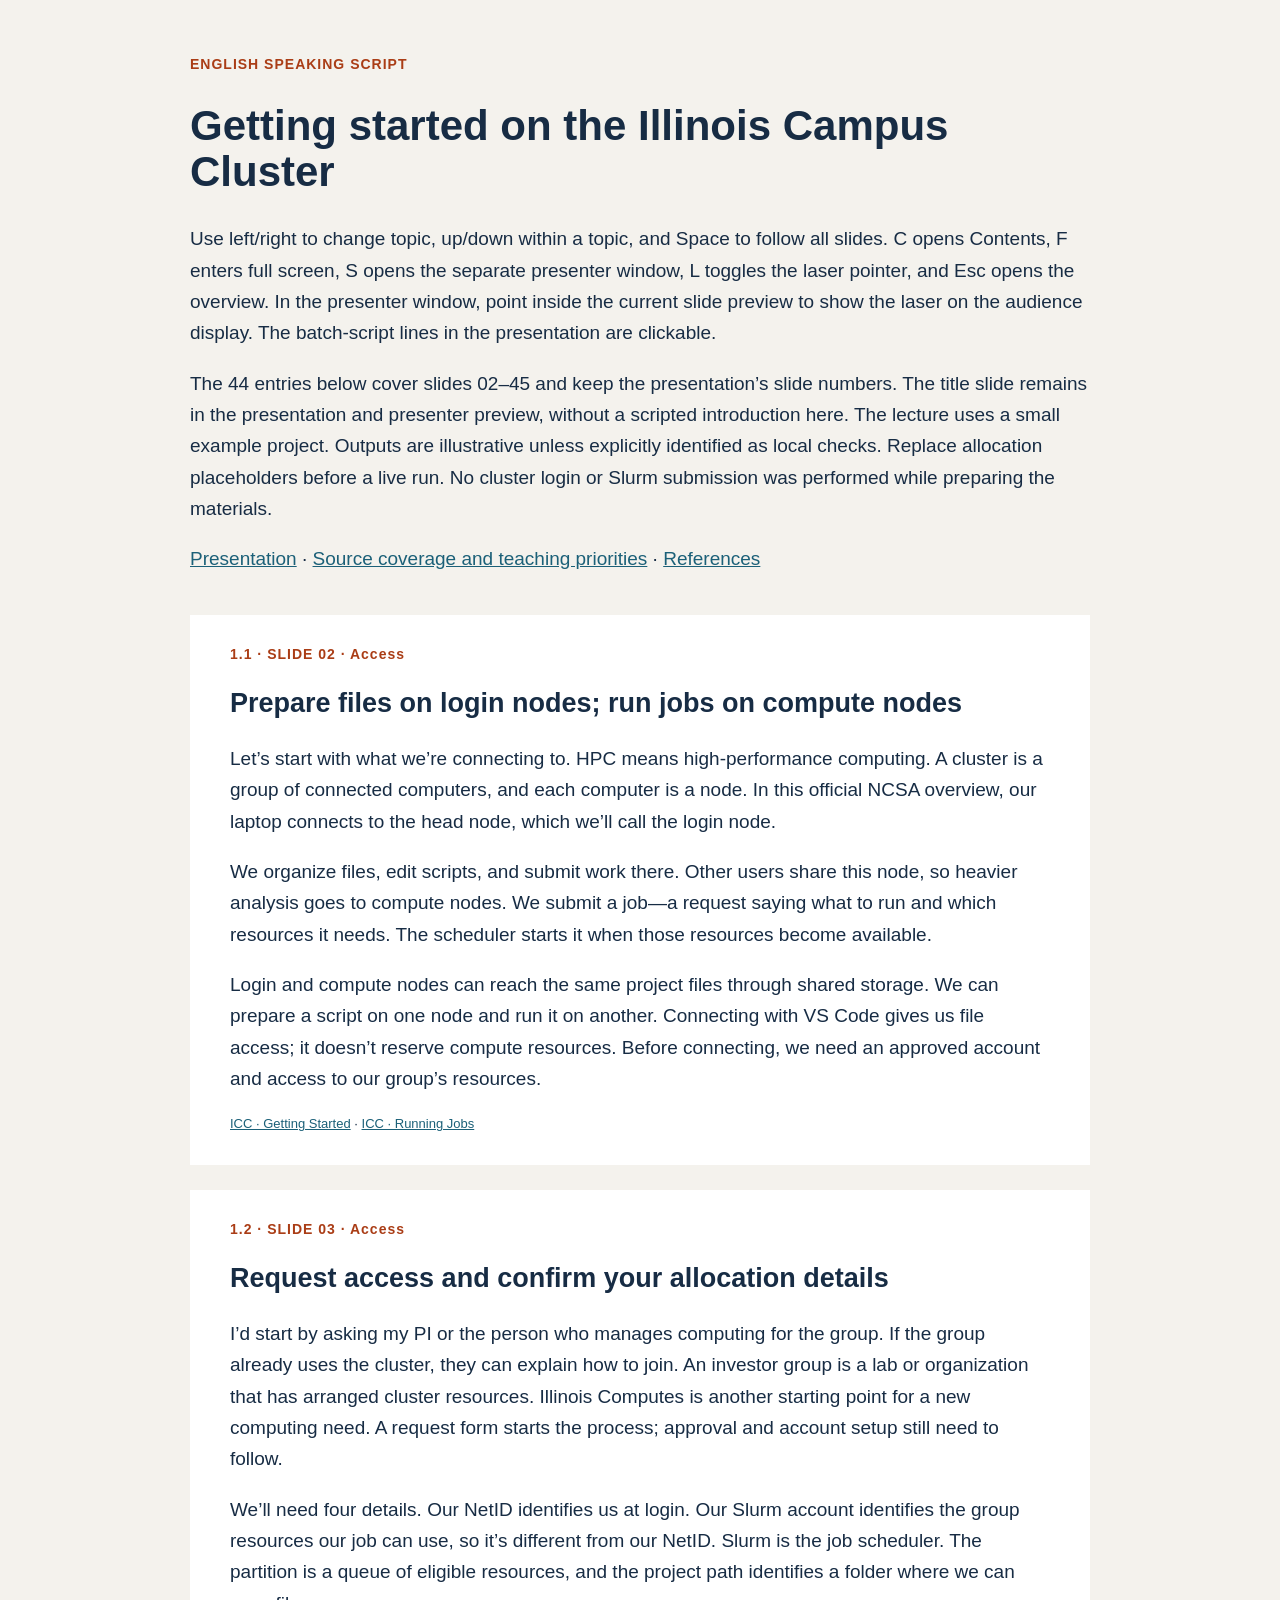
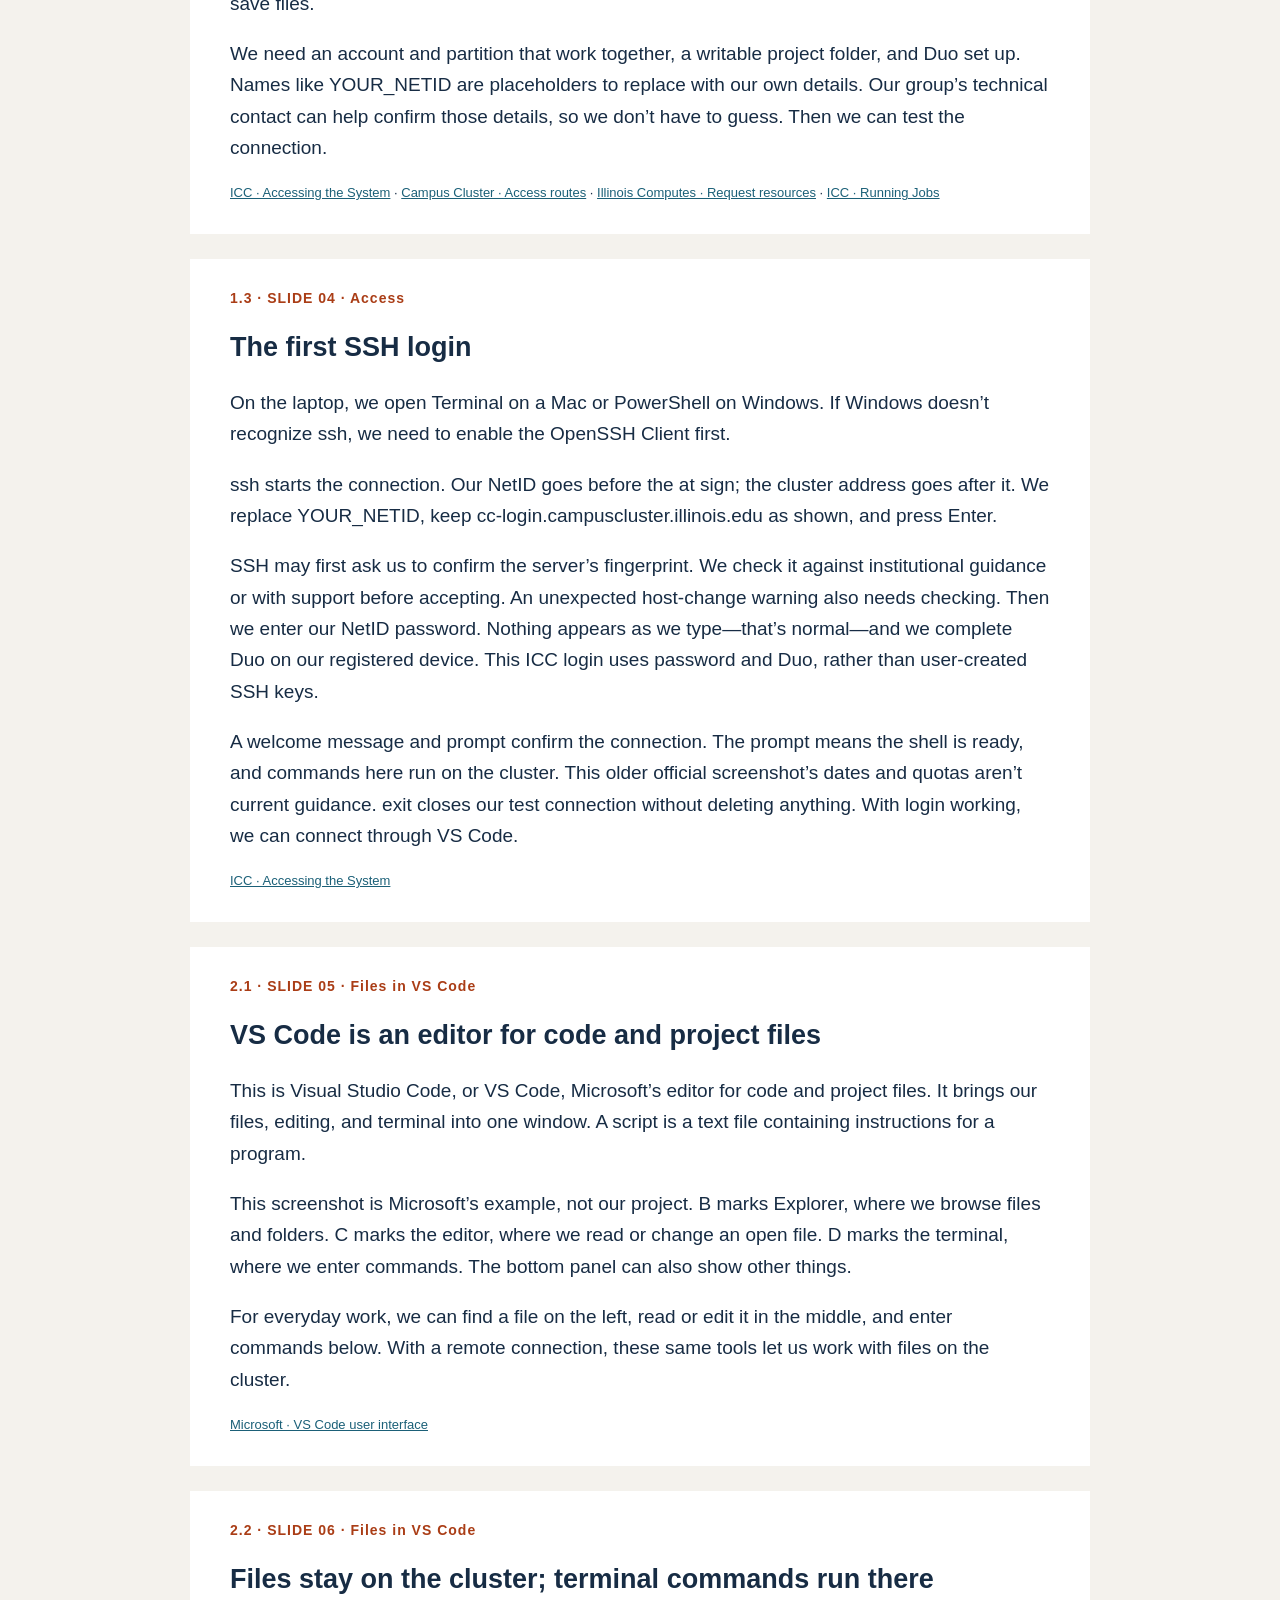
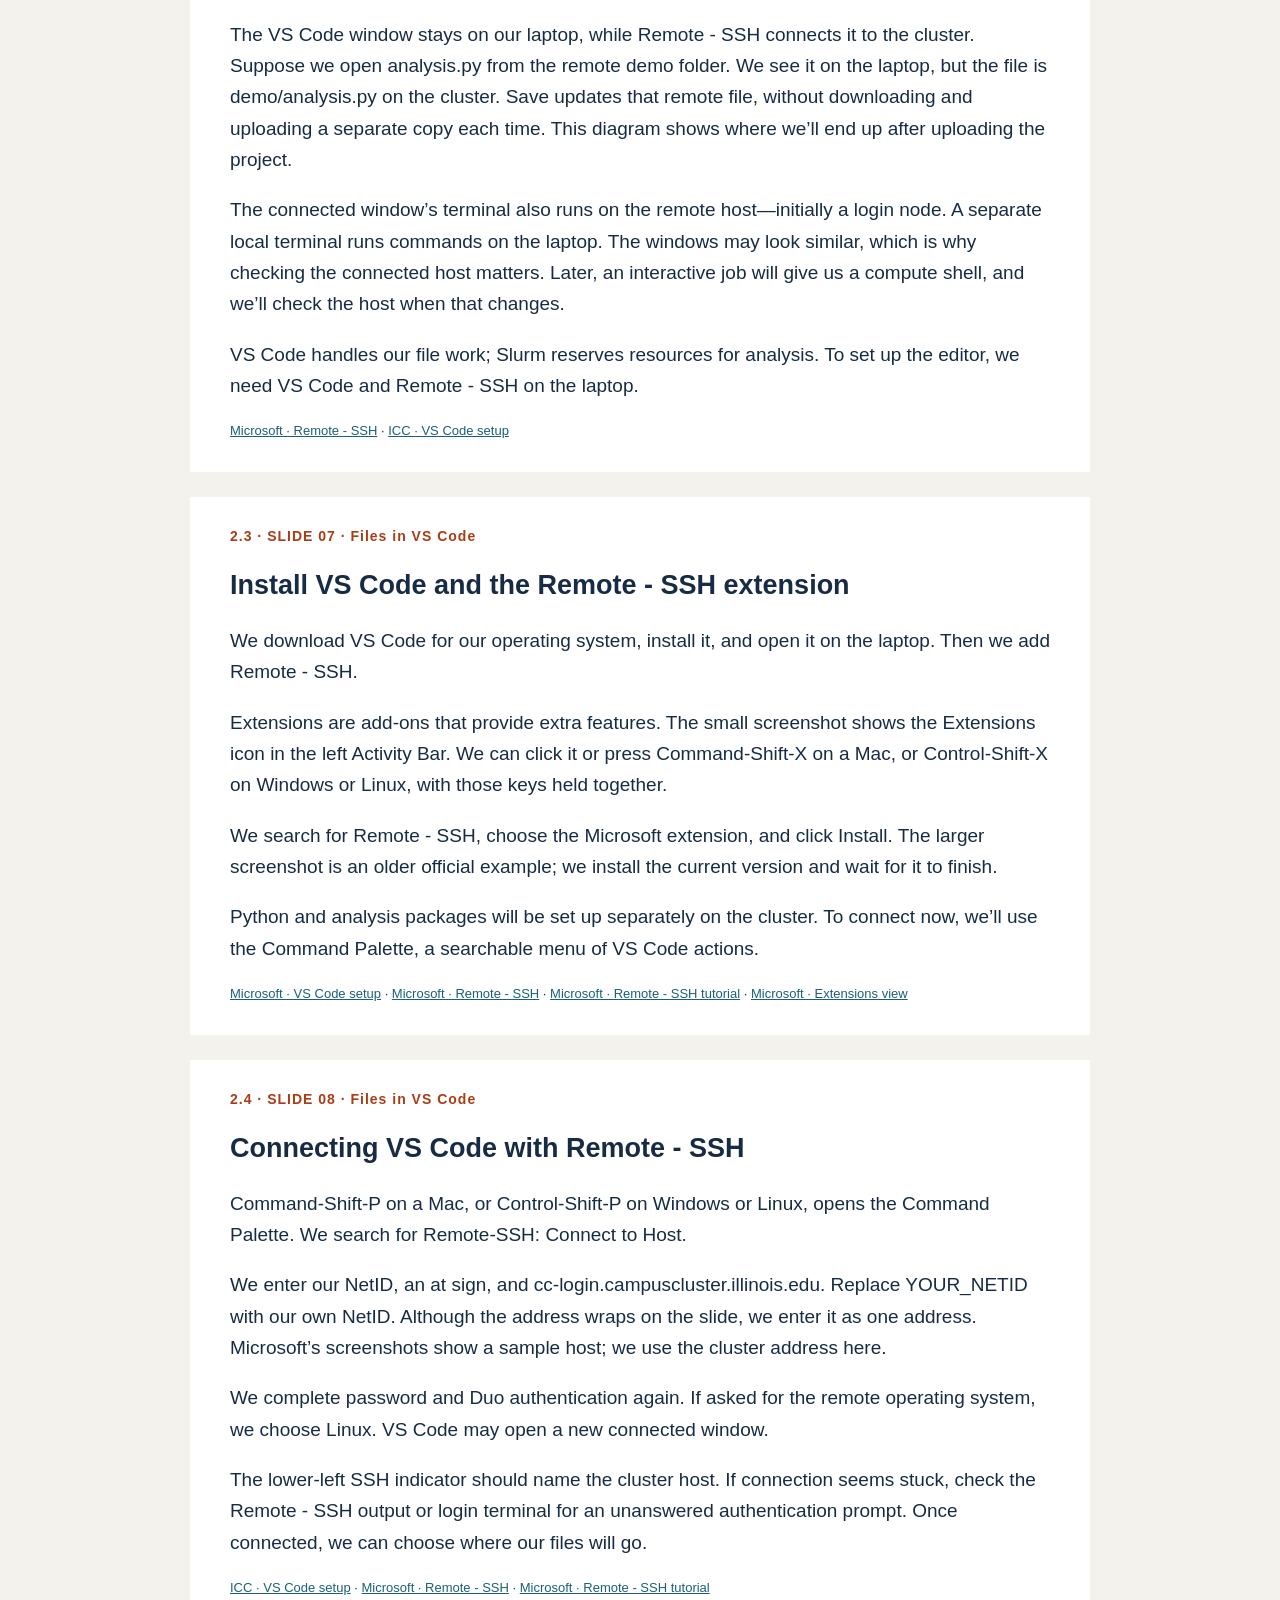
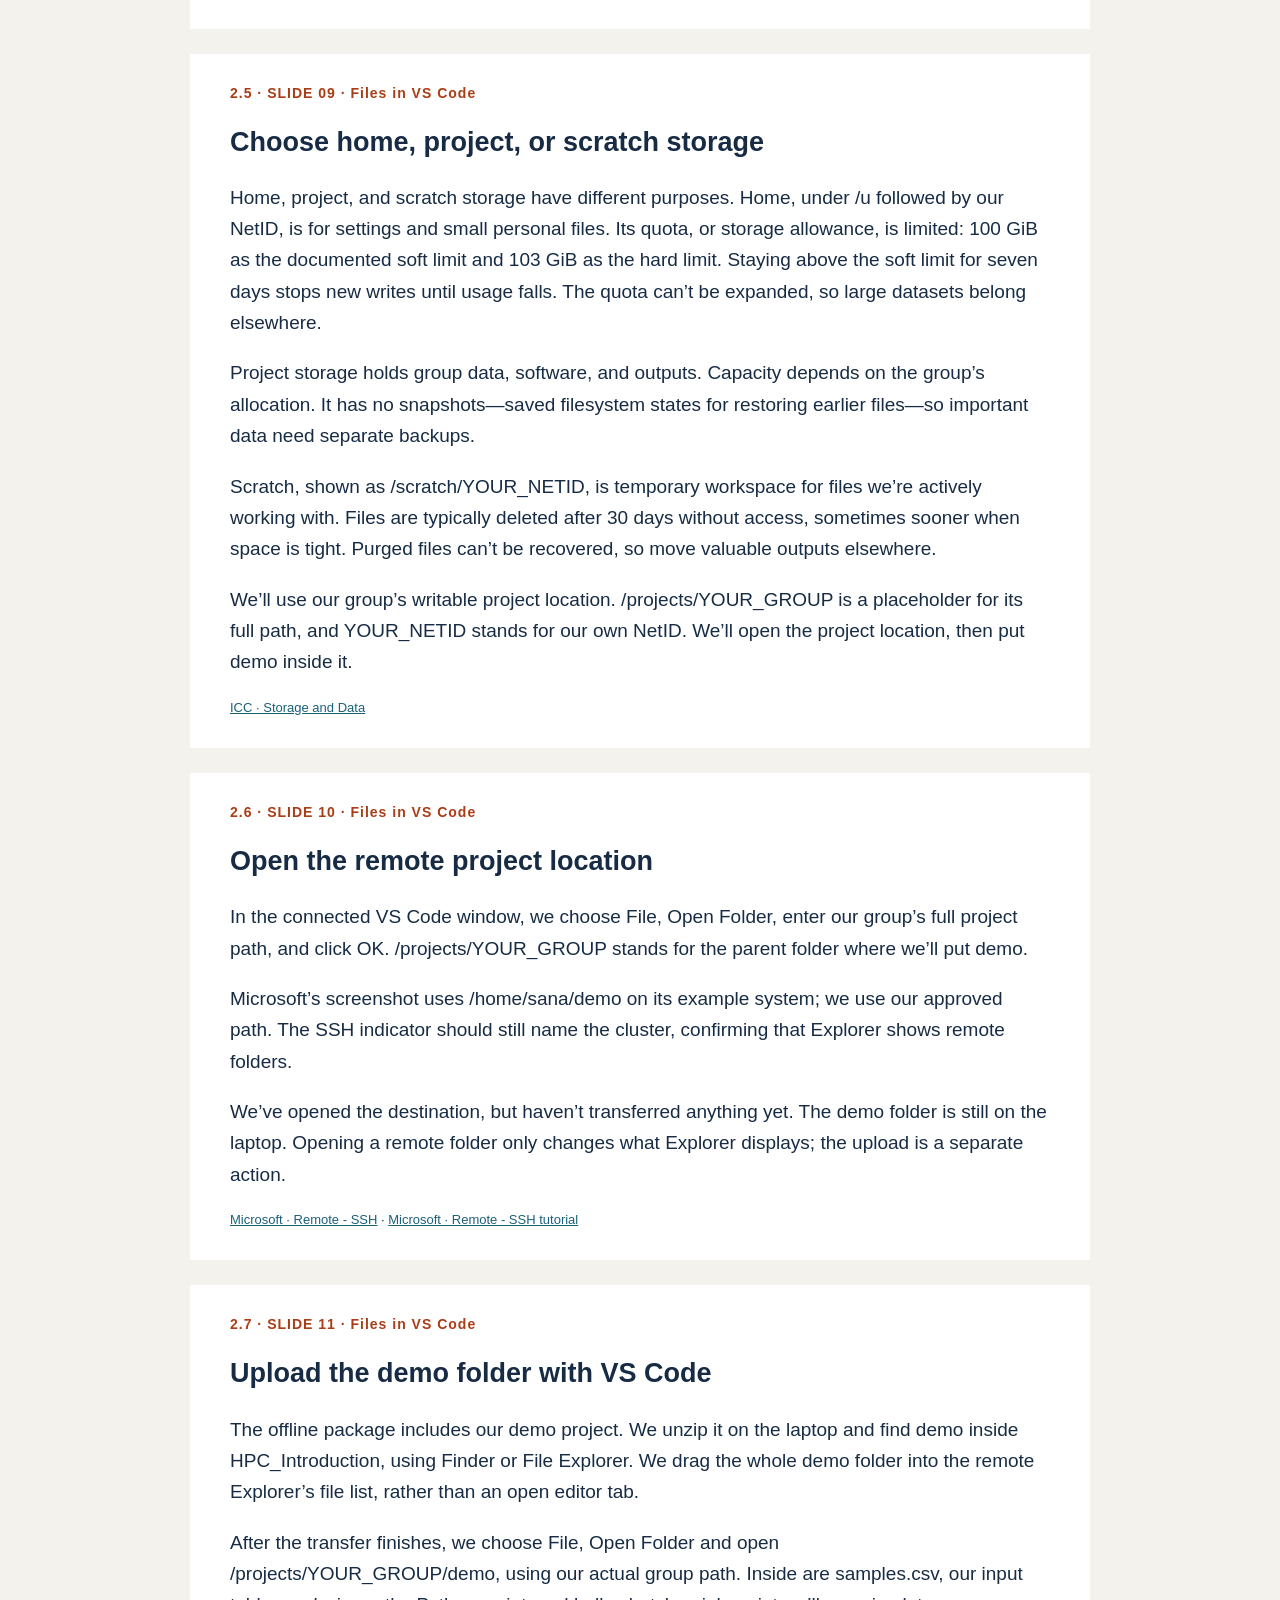
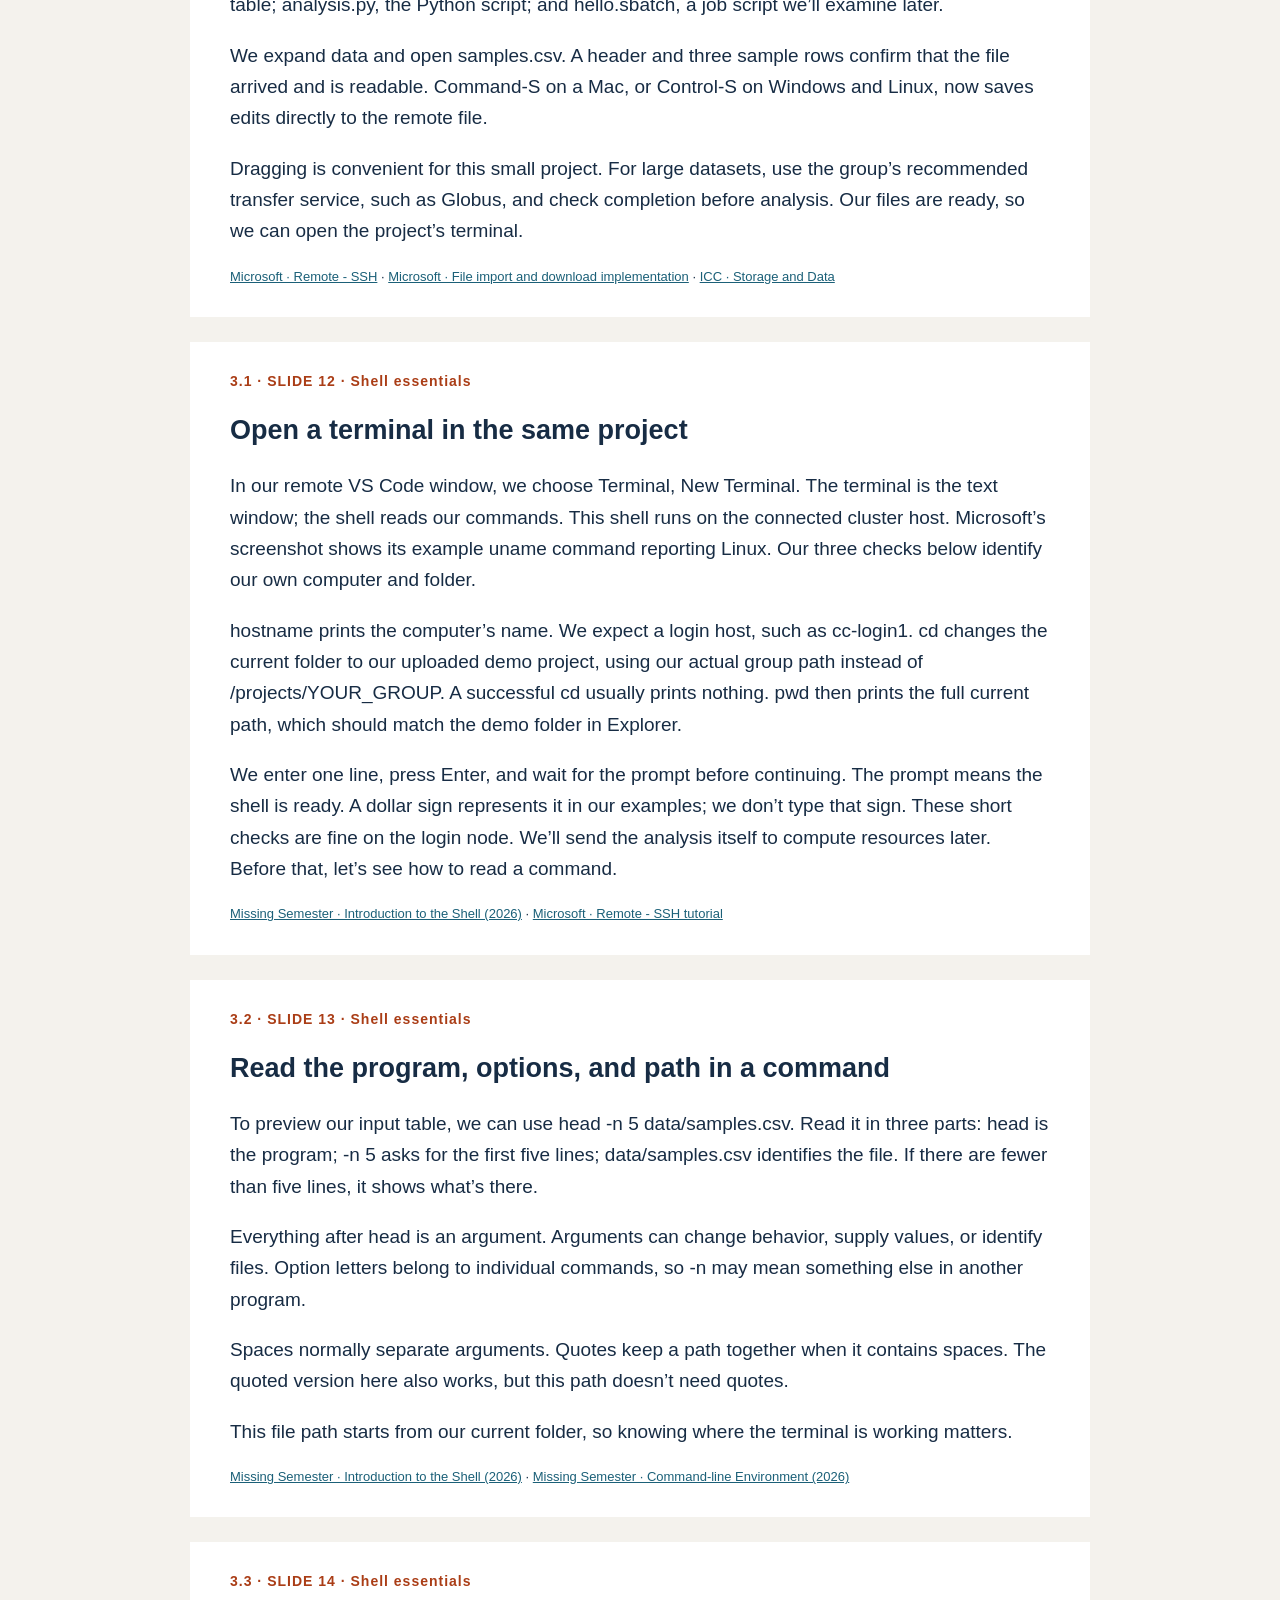
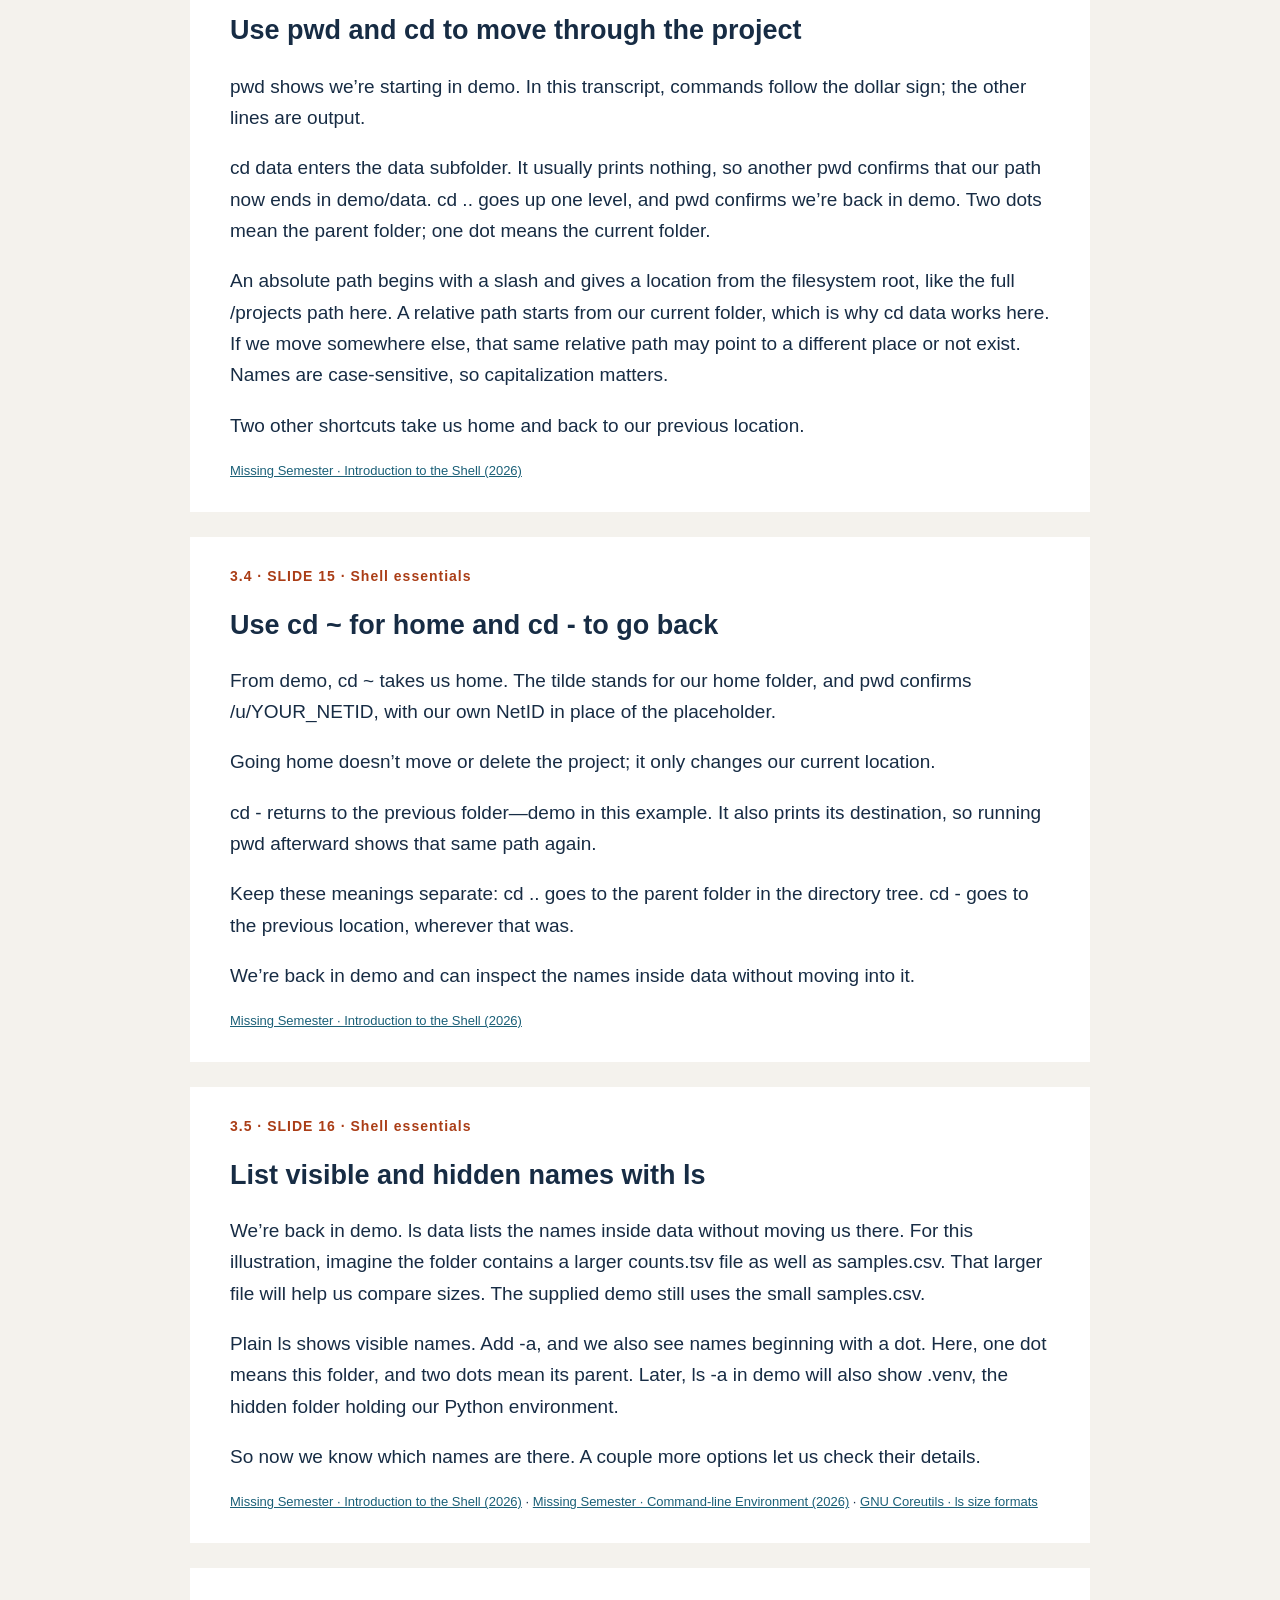
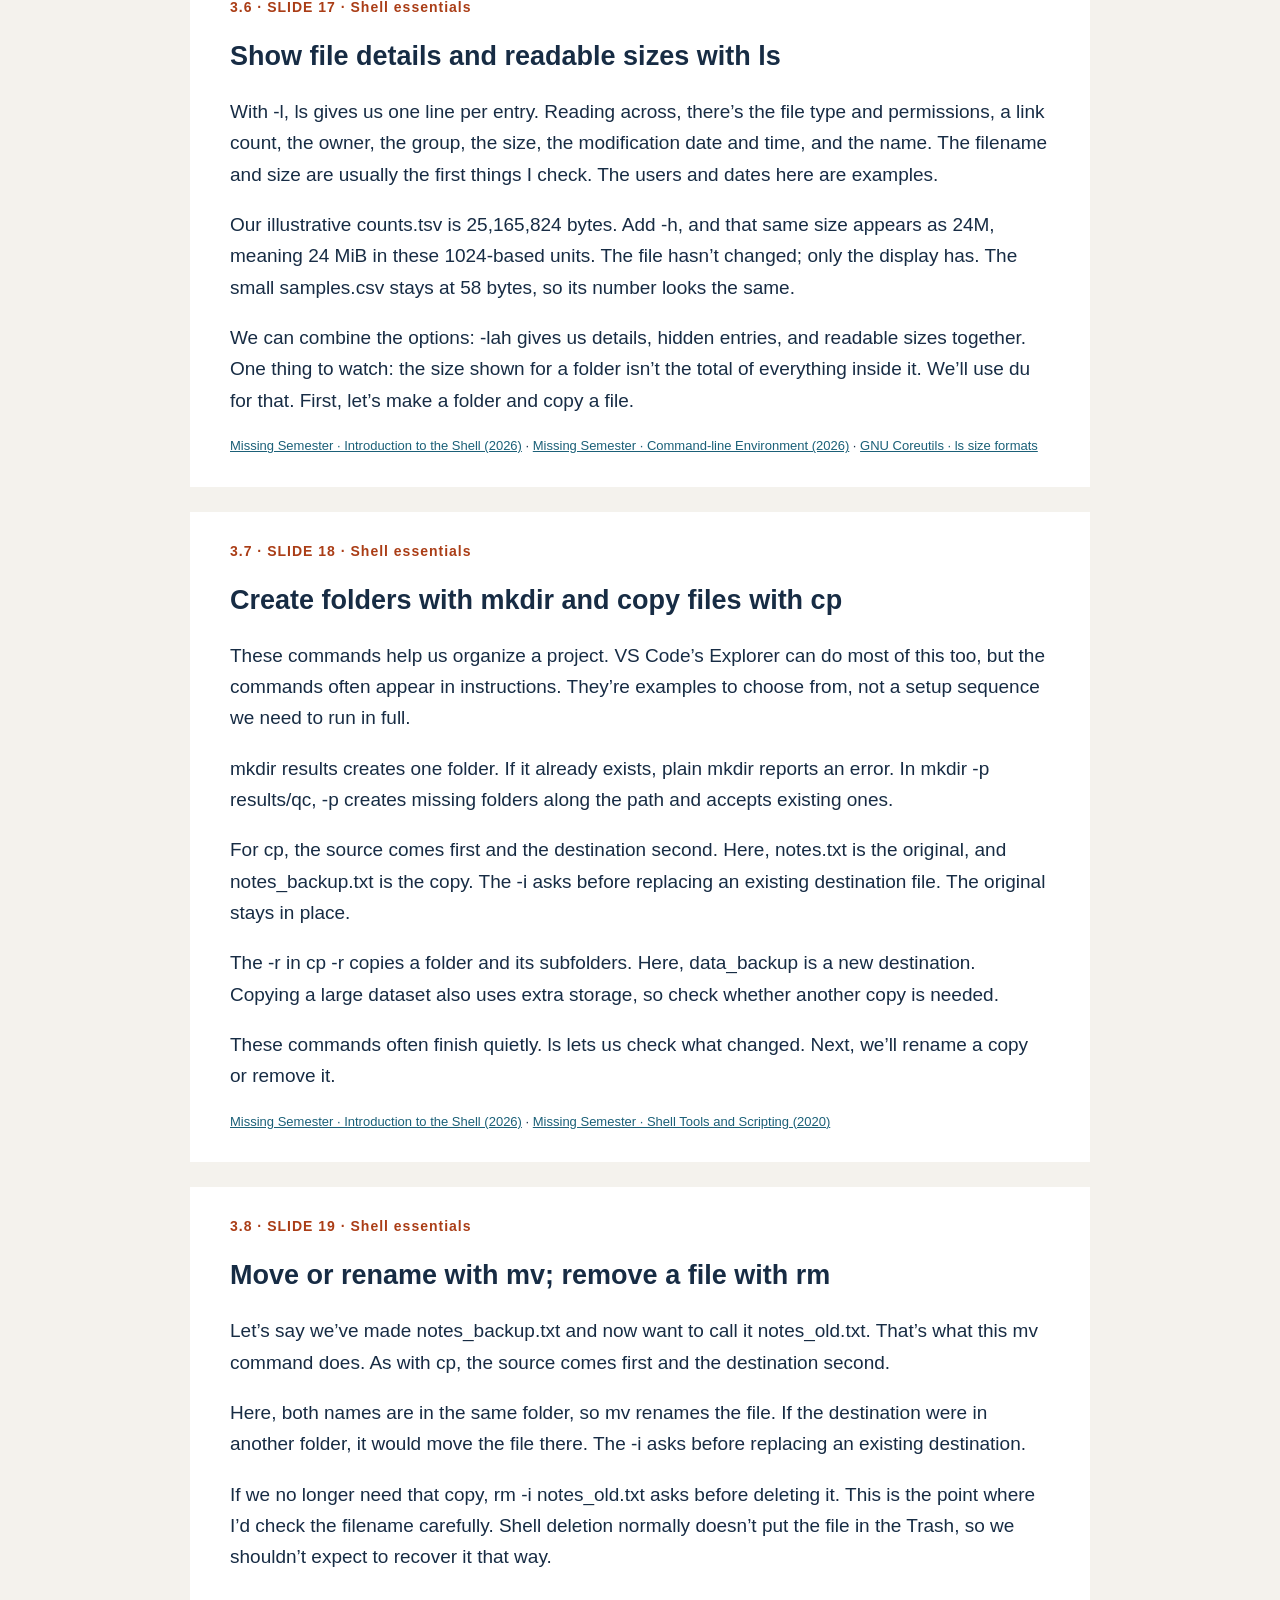
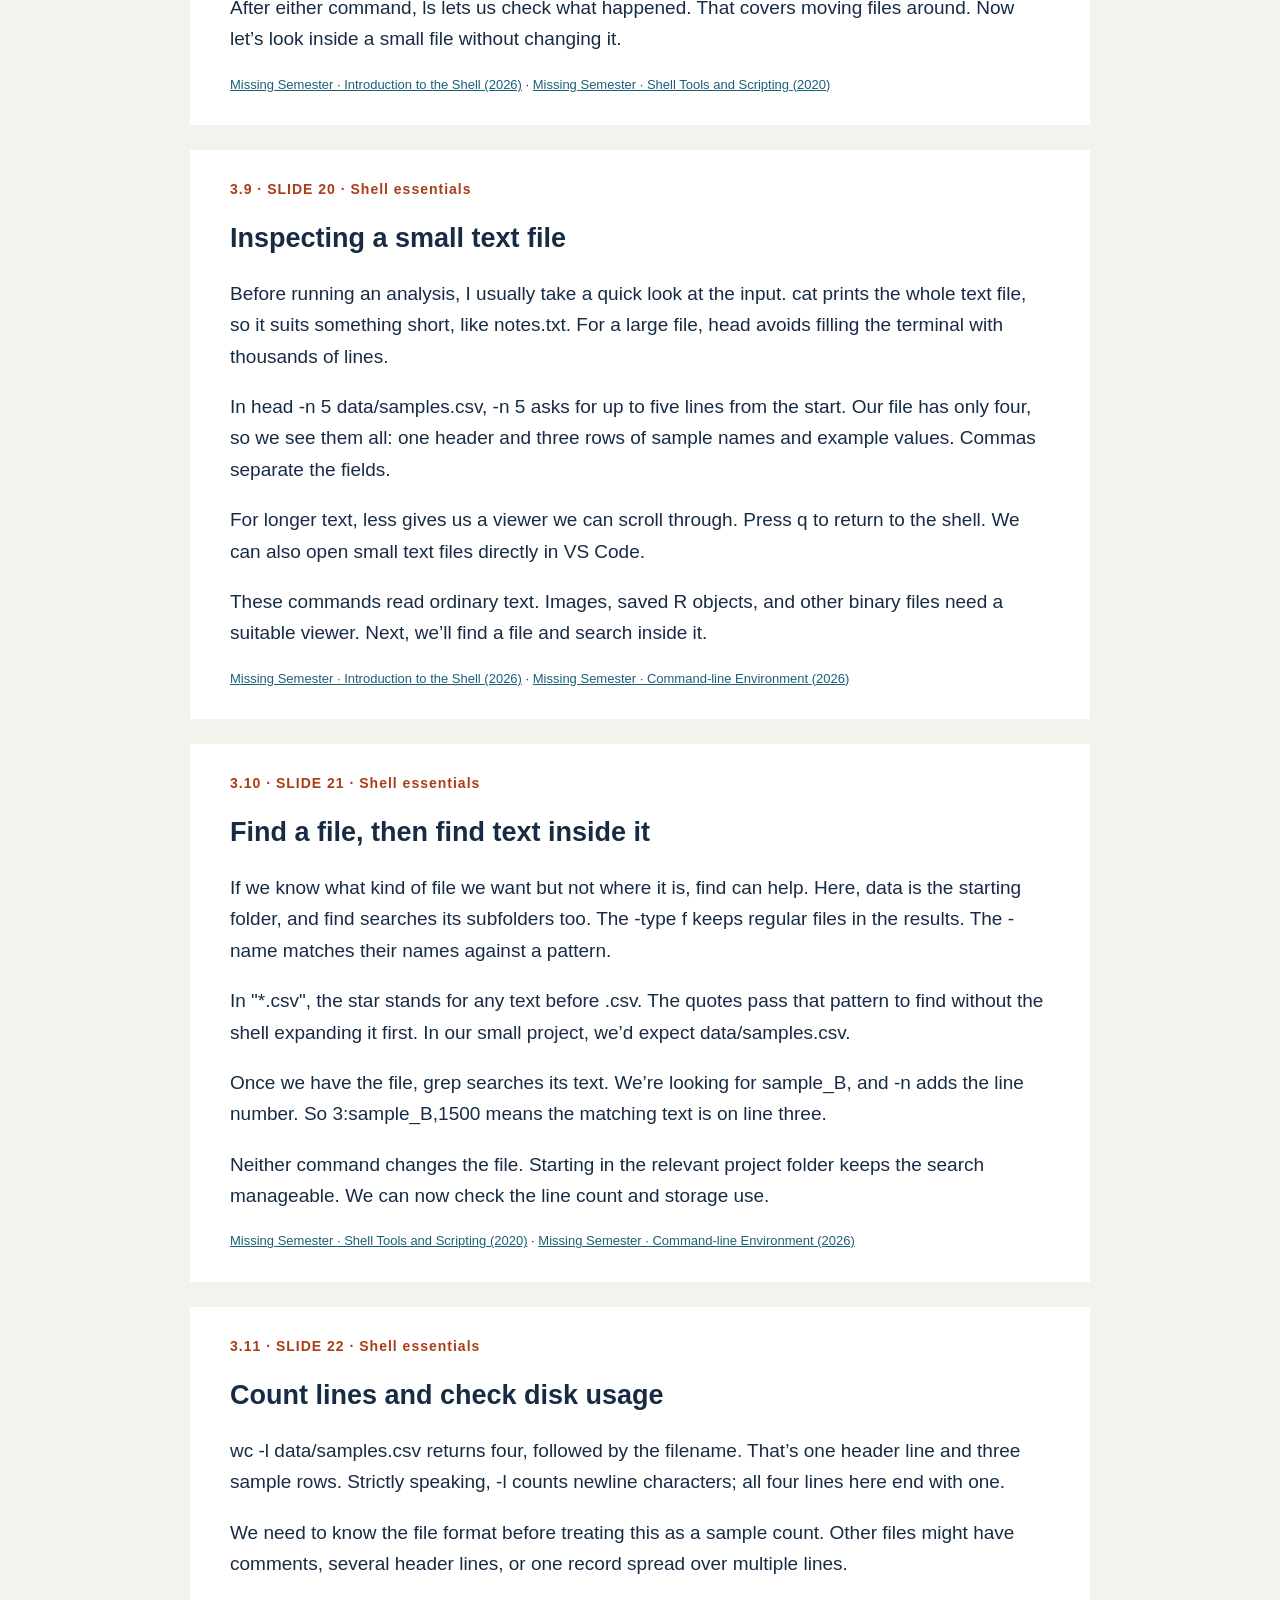
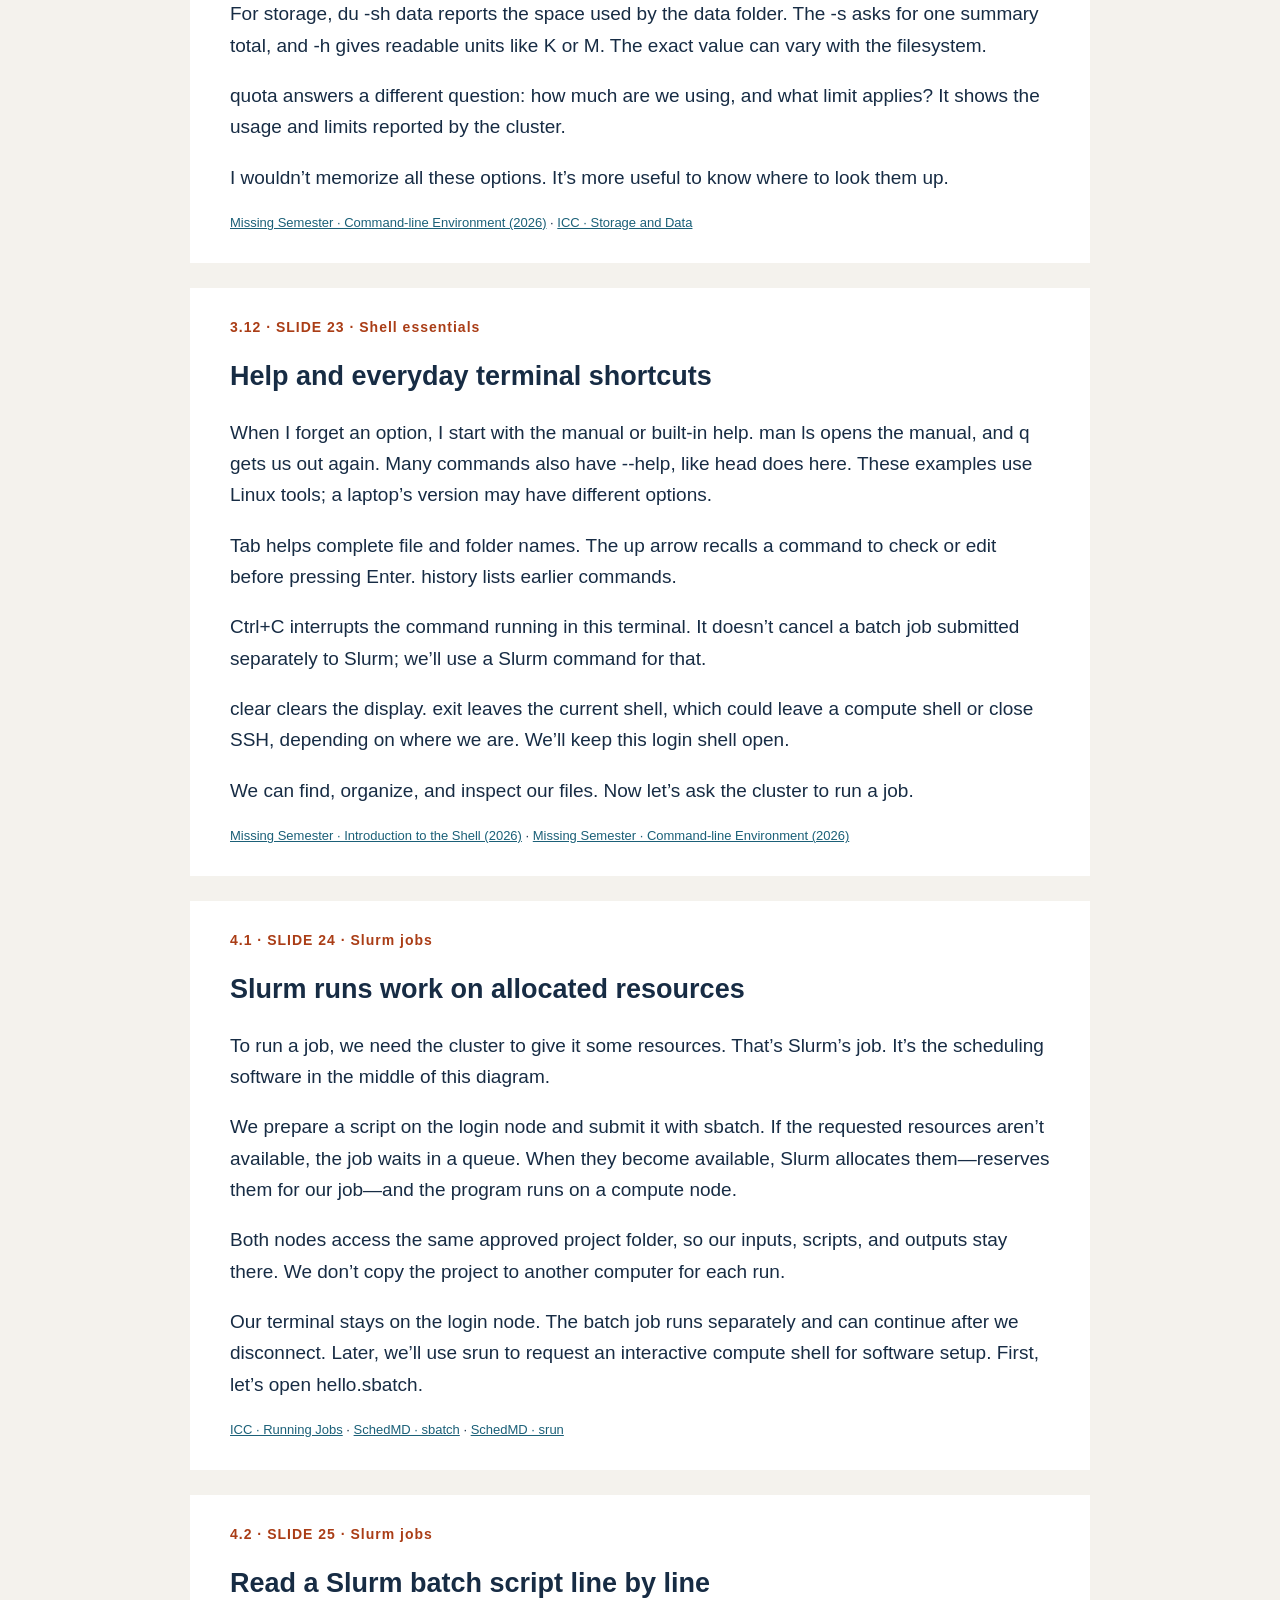
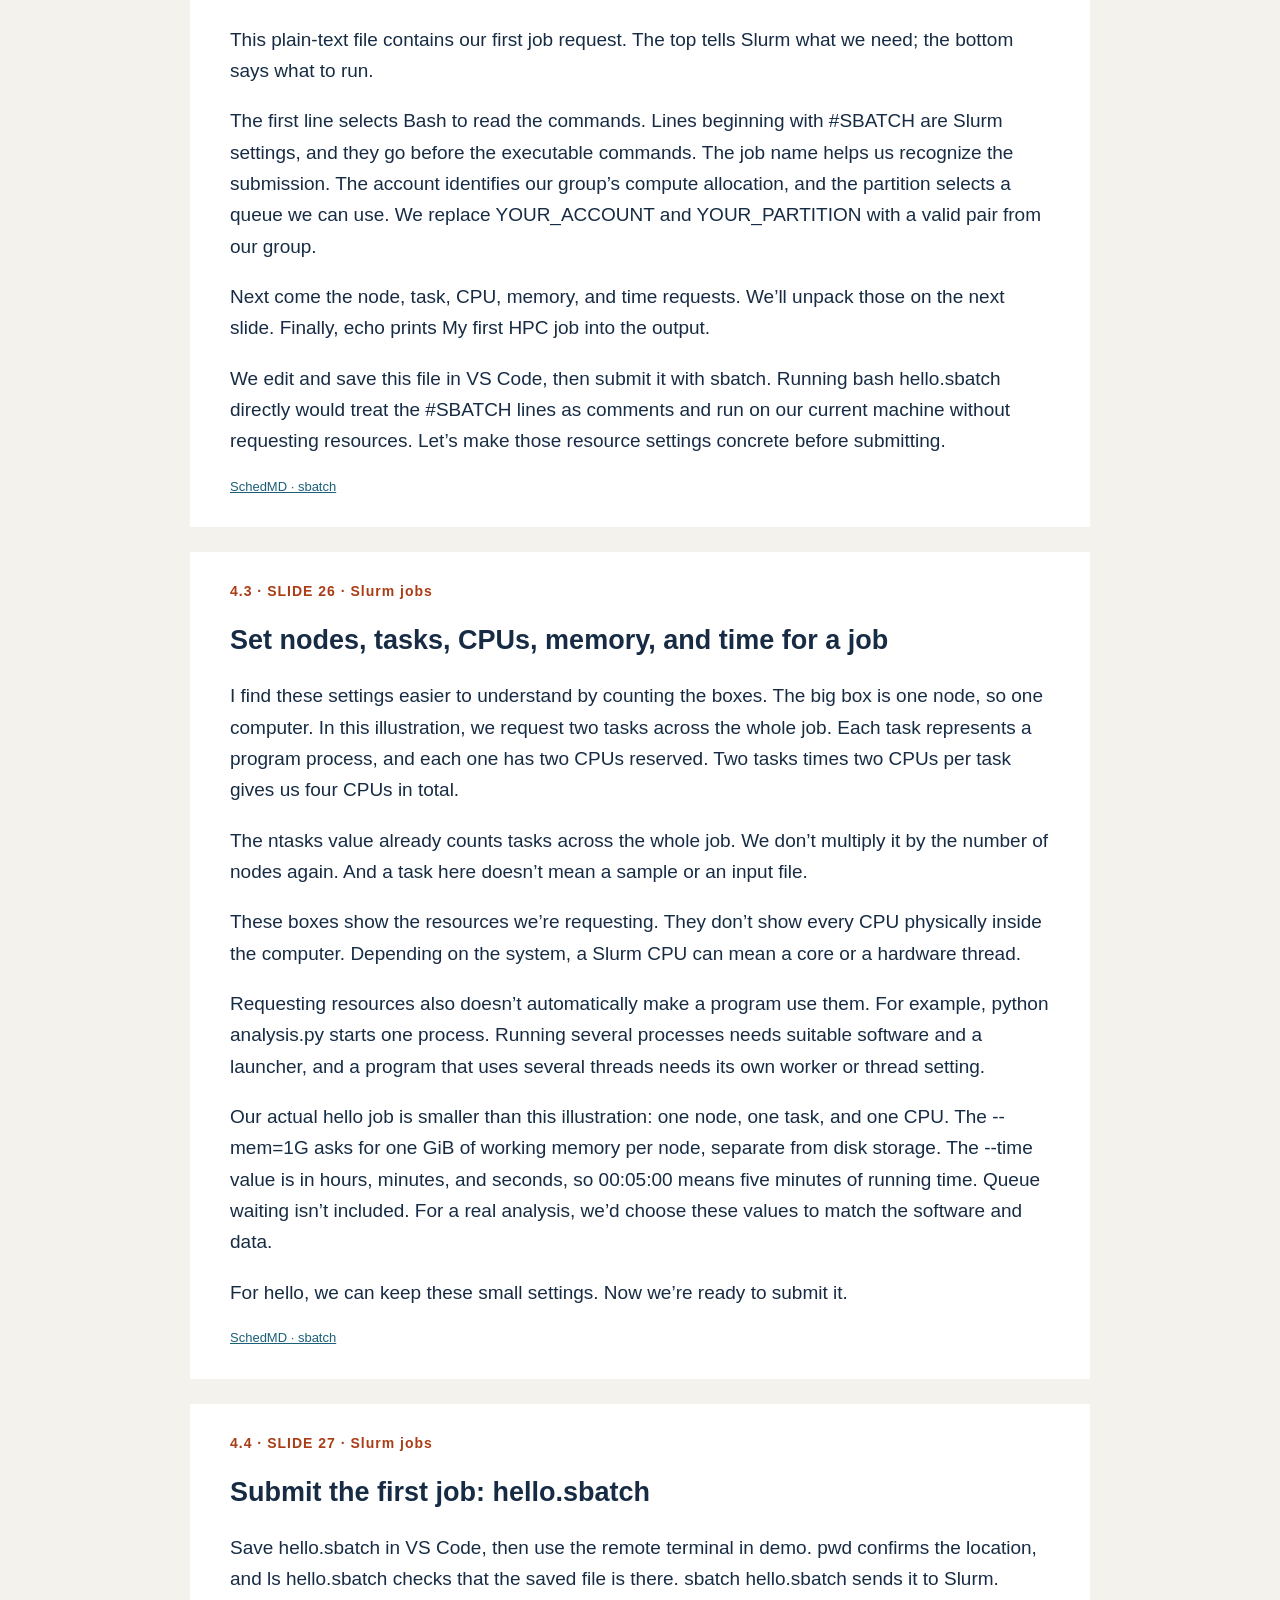
<file: lecturer-notes.html>
<!DOCTYPE html><html lang="en"><head><meta charset="utf-8"><title>Lecturer guide · ICC</title><style>body{font:19px/1.65 -apple-system,BlinkMacSystemFont,"Segoe UI",sans-serif;color:#172c44;background:#f4f2ed;margin:0}main{max-width:900px;margin:55px auto;padding:0 28px}h1{font-size:42px;line-height:1.1}h2{font-size:27px;line-height:1.25}article{background:#fff;padding:30px 40px;margin:25px 0;break-inside:avoid}.meta{font:700 14px/1.4 sans-serif;color:#aa3d16;letter-spacing:1px}.refs{font-size:13px}a{color:#1b6078}header{margin-bottom:40px}@media print{body{font-size:12pt;background:white}main{margin:0;max-width:none;padding:0}article{padding:12px 0;margin:0 0 22px;border-bottom:1px solid #ccc}header{break-after:page}.refs{font-size:9pt}}@page{size:A4;margin:18mm}</style></head><body><main><header><p class="meta">ENGLISH SPEAKING SCRIPT</p><h1>Getting started on the Illinois Campus Cluster</h1><p>Use left/right to change topic, up/down within a topic, and Space to follow all slides. C opens Contents, F enters full screen, S opens the separate presenter window, L toggles the laser pointer, and Esc opens the overview. In the presenter window, point inside the current slide preview to show the laser on the audience display. The batch-script lines in the presentation are clickable.</p><p>The 44 entries below cover slides 02–45 and keep the presentation’s slide numbers. The title slide remains in the presentation and presenter preview, without a scripted introduction here. The lecture uses a small example project. Outputs are illustrative unless explicitly identified as local checks. Replace allocation placeholders before a live run. No cluster login or Slurm submission was performed while preparing the materials.</p><p><a href="index.html">Presentation</a> · <a href="SOURCE_REVIEW.md">Source coverage and teaching priorities</a> · <a href="SOURCES.md">References</a></p></header><article id="slide-2"><div class="meta">1.1 · SLIDE 02 · Access</div><h2>Prepare files on login nodes; run jobs on compute nodes</h2><p>Let’s start with what we’re connecting to. HPC means high-performance computing. A cluster is a group of connected computers, and each computer is a node. In this official NCSA overview, our laptop connects to the head node, which we’ll call the login node.</p><p>We organize files, edit scripts, and submit work there. Other users share this node, so heavier analysis goes to compute nodes. We submit a job—a request saying what to run and which resources it needs. The scheduler starts it when those resources become available.</p><p>Login and compute nodes can reach the same project files through shared storage. We can prepare a script on one node and run it on another. Connecting with VS Code gives us file access; it doesn’t reserve compute resources. Before connecting, we need an approved account and access to our group’s resources.</p><div class="refs"><a href="https://docs.ncsa.illinois.edu/systems/icc/en/latest/getting_started.html" target="_blank" rel="noopener">ICC · Getting Started</a> · <a href="https://docs.ncsa.illinois.edu/systems/icc/en/latest/user_guide/running_jobs.html" target="_blank" rel="noopener">ICC · Running Jobs</a></div></article><article id="slide-3"><div class="meta">1.2 · SLIDE 03 · Access</div><h2>Request access and confirm your allocation details</h2><p>I’d start by asking my PI or the person who manages computing for the group. If the group already uses the cluster, they can explain how to join. An investor group is a lab or organization that has arranged cluster resources. Illinois Computes is another starting point for a new computing need. A request form starts the process; approval and account setup still need to follow.</p><p>We’ll need four details. Our NetID identifies us at login. Our Slurm account identifies the group resources our job can use, so it’s different from our NetID. Slurm is the job scheduler. The partition is a queue of eligible resources, and the project path identifies a folder where we can save files.</p><p>We need an account and partition that work together, a writable project folder, and Duo set up. Names like YOUR_NETID are placeholders to replace with our own details. Our group’s technical contact can help confirm those details, so we don’t have to guess. Then we can test the connection.</p><div class="refs"><a href="https://docs.ncsa.illinois.edu/systems/icc/en/latest/user_guide/accessing.html" target="_blank" rel="noopener">ICC · Accessing the System</a> · <a href="https://campuscluster.illinois.edu/access/" target="_blank" rel="noopener">Campus Cluster · Access routes</a> · <a href="https://computes.illinois.edu/submitrequest/" target="_blank" rel="noopener">Illinois Computes · Request resources</a> · <a href="https://docs.ncsa.illinois.edu/systems/icc/en/latest/user_guide/running_jobs.html" target="_blank" rel="noopener">ICC · Running Jobs</a></div></article><article id="slide-4"><div class="meta">1.3 · SLIDE 04 · Access</div><h2>The first SSH login</h2><p>On the laptop, we open Terminal on a Mac or PowerShell on Windows. If Windows doesn’t recognize ssh, we need to enable the OpenSSH Client first.</p><p>ssh starts the connection. Our NetID goes before the at sign; the cluster address goes after it. We replace YOUR_NETID, keep cc-login.campuscluster.illinois.edu as shown, and press Enter.</p><p>SSH may first ask us to confirm the server’s fingerprint. We check it against institutional guidance or with support before accepting. An unexpected host-change warning also needs checking. Then we enter our NetID password. Nothing appears as we type—that’s normal—and we complete Duo on our registered device. This ICC login uses password and Duo, rather than user-created SSH keys.</p><p>A welcome message and prompt confirm the connection. The prompt means the shell is ready, and commands here run on the cluster. This older official screenshot’s dates and quotas aren’t current guidance. exit closes our test connection without deleting anything. With login working, we can connect through VS Code.</p><div class="refs"><a href="https://docs.ncsa.illinois.edu/systems/icc/en/latest/user_guide/accessing.html" target="_blank" rel="noopener">ICC · Accessing the System</a></div></article><article id="slide-5"><div class="meta">2.1 · SLIDE 05 · Files in VS Code</div><h2>VS Code is an editor for code and project files</h2><p>This is Visual Studio Code, or VS Code, Microsoft’s editor for code and project files. It brings our files, editing, and terminal into one window. A script is a text file containing instructions for a program.</p><p>This screenshot is Microsoft’s example, not our project. B marks Explorer, where we browse files and folders. C marks the editor, where we read or change an open file. D marks the terminal, where we enter commands. The bottom panel can also show other things.</p><p>For everyday work, we can find a file on the left, read or edit it in the middle, and enter commands below. With a remote connection, these same tools let us work with files on the cluster.</p><div class="refs"><a href="https://code.visualstudio.com/docs/editing/getting-started/userinterface" target="_blank" rel="noopener">Microsoft · VS Code user interface</a></div></article><article id="slide-6"><div class="meta">2.2 · SLIDE 06 · Files in VS Code</div><h2>Files stay on the cluster; terminal commands run there</h2><p>The VS Code window stays on our laptop, while Remote - SSH connects it to the cluster. Suppose we open analysis.py from the remote demo folder. We see it on the laptop, but the file is demo/analysis.py on the cluster. Save updates that remote file, without downloading and uploading a separate copy each time. This diagram shows where we’ll end up after uploading the project.</p><p>The connected window’s terminal also runs on the remote host—initially a login node. A separate local terminal runs commands on the laptop. The windows may look similar, which is why checking the connected host matters. Later, an interactive job will give us a compute shell, and we’ll check the host when that changes.</p><p>VS Code handles our file work; Slurm reserves resources for analysis. To set up the editor, we need VS Code and Remote - SSH on the laptop.</p><div class="refs"><a href="https://code.visualstudio.com/docs/remote/ssh" target="_blank" rel="noopener">Microsoft · Remote - SSH</a> · <a href="https://docs.ncsa.illinois.edu/systems/icc/en/latest/user_guide/prog_env.html#visual-studio-code" target="_blank" rel="noopener">ICC · VS Code setup</a></div></article><article id="slide-7"><div class="meta">2.3 · SLIDE 07 · Files in VS Code</div><h2>Install VS Code and the Remote - SSH extension</h2><p>We download VS Code for our operating system, install it, and open it on the laptop. Then we add Remote - SSH.</p><p>Extensions are add-ons that provide extra features. The small screenshot shows the Extensions icon in the left Activity Bar. We can click it or press Command-Shift-X on a Mac, or Control-Shift-X on Windows or Linux, with those keys held together.</p><p>We search for Remote - SSH, choose the Microsoft extension, and click Install. The larger screenshot is an older official example; we install the current version and wait for it to finish.</p><p>Python and analysis packages will be set up separately on the cluster. To connect now, we’ll use the Command Palette, a searchable menu of VS Code actions.</p><div class="refs"><a href="https://code.visualstudio.com/docs/setup/setup-overview" target="_blank" rel="noopener">Microsoft · VS Code setup</a> · <a href="https://code.visualstudio.com/docs/remote/ssh" target="_blank" rel="noopener">Microsoft · Remote - SSH</a> · <a href="https://code.visualstudio.com/docs/remote/ssh-tutorial" target="_blank" rel="noopener">Microsoft · Remote - SSH tutorial</a> · <a href="https://code.visualstudio.com/docs/configure/extensions/extension-marketplace" target="_blank" rel="noopener">Microsoft · Extensions view</a></div></article><article id="slide-8"><div class="meta">2.4 · SLIDE 08 · Files in VS Code</div><h2>Connecting VS Code with Remote - SSH</h2><p>Command-Shift-P on a Mac, or Control-Shift-P on Windows or Linux, opens the Command Palette. We search for Remote-SSH: Connect to Host.</p><p>We enter our NetID, an at sign, and cc-login.campuscluster.illinois.edu. Replace YOUR_NETID with our own NetID. Although the address wraps on the slide, we enter it as one address. Microsoft’s screenshots show a sample host; we use the cluster address here.</p><p>We complete password and Duo authentication again. If asked for the remote operating system, we choose Linux. VS Code may open a new connected window.</p><p>The lower-left SSH indicator should name the cluster host. If connection seems stuck, check the Remote - SSH output or login terminal for an unanswered authentication prompt. Once connected, we can choose where our files will go.</p><div class="refs"><a href="https://docs.ncsa.illinois.edu/systems/icc/en/latest/user_guide/prog_env.html#visual-studio-code" target="_blank" rel="noopener">ICC · VS Code setup</a> · <a href="https://code.visualstudio.com/docs/remote/ssh" target="_blank" rel="noopener">Microsoft · Remote - SSH</a> · <a href="https://code.visualstudio.com/docs/remote/ssh-tutorial" target="_blank" rel="noopener">Microsoft · Remote - SSH tutorial</a></div></article><article id="slide-9"><div class="meta">2.5 · SLIDE 09 · Files in VS Code</div><h2>Choose home, project, or scratch storage</h2><p>Home, project, and scratch storage have different purposes. Home, under /u followed by our NetID, is for settings and small personal files. Its quota, or storage allowance, is limited: 100 GiB as the documented soft limit and 103 GiB as the hard limit. Staying above the soft limit for seven days stops new writes until usage falls. The quota can’t be expanded, so large datasets belong elsewhere.</p><p>Project storage holds group data, software, and outputs. Capacity depends on the group’s allocation. It has no snapshots—saved filesystem states for restoring earlier files—so important data need separate backups.</p><p>Scratch, shown as /scratch/YOUR_NETID, is temporary workspace for files we’re actively working with. Files are typically deleted after 30 days without access, sometimes sooner when space is tight. Purged files can’t be recovered, so move valuable outputs elsewhere.</p><p>We’ll use our group’s writable project location. /projects/YOUR_GROUP is a placeholder for its full path, and YOUR_NETID stands for our own NetID. We’ll open the project location, then put demo inside it.</p><div class="refs"><a href="https://docs.ncsa.illinois.edu/systems/icc/en/latest/user_guide/storage_data.html" target="_blank" rel="noopener">ICC · Storage and Data</a></div></article><article id="slide-10"><div class="meta">2.6 · SLIDE 10 · Files in VS Code</div><h2>Open the remote project location</h2><p>In the connected VS Code window, we choose File, Open Folder, enter our group’s full project path, and click OK. /projects/YOUR_GROUP stands for the parent folder where we’ll put demo.</p><p>Microsoft’s screenshot uses /home/sana/demo on its example system; we use our approved path. The SSH indicator should still name the cluster, confirming that Explorer shows remote folders.</p><p>We’ve opened the destination, but haven’t transferred anything yet. The demo folder is still on the laptop. Opening a remote folder only changes what Explorer displays; the upload is a separate action.</p><div class="refs"><a href="https://code.visualstudio.com/docs/remote/ssh" target="_blank" rel="noopener">Microsoft · Remote - SSH</a> · <a href="https://code.visualstudio.com/docs/remote/ssh-tutorial" target="_blank" rel="noopener">Microsoft · Remote - SSH tutorial</a></div></article><article id="slide-11"><div class="meta">2.7 · SLIDE 11 · Files in VS Code</div><h2>Upload the demo folder with VS Code</h2><p>The offline package includes our demo project. We unzip it on the laptop and find demo inside HPC_Introduction, using Finder or File Explorer. We drag the whole demo folder into the remote Explorer’s file list, rather than an open editor tab.</p><p>After the transfer finishes, we choose File, Open Folder and open /projects/YOUR_GROUP/demo, using our actual group path. Inside are samples.csv, our input table; analysis.py, the Python script; and hello.sbatch, a job script we’ll examine later.</p><p>We expand data and open samples.csv. A header and three sample rows confirm that the file arrived and is readable. Command-S on a Mac, or Control-S on Windows and Linux, now saves edits directly to the remote file.</p><p>Dragging is convenient for this small project. For large datasets, use the group’s recommended transfer service, such as Globus, and check completion before analysis. Our files are ready, so we can open the project’s terminal.</p><div class="refs"><a href="https://code.visualstudio.com/docs/remote/ssh" target="_blank" rel="noopener">Microsoft · Remote - SSH</a> · <a href="https://github.com/microsoft/vscode/blob/main/src/vs/workbench/contrib/files/browser/fileImportExport.ts" target="_blank" rel="noopener">Microsoft · File import and download implementation</a> · <a href="https://docs.ncsa.illinois.edu/systems/icc/en/latest/user_guide/storage_data.html" target="_blank" rel="noopener">ICC · Storage and Data</a></div></article><article id="slide-12"><div class="meta">3.1 · SLIDE 12 · Shell essentials</div><h2>Open a terminal in the same project</h2><p>In our remote VS Code window, we choose Terminal, New Terminal. The terminal is the text window; the shell reads our commands. This shell runs on the connected cluster host. Microsoft’s screenshot shows its example uname command reporting Linux. Our three checks below identify our own computer and folder.</p><p>hostname prints the computer’s name. We expect a login host, such as cc-login1. cd changes the current folder to our uploaded demo project, using our actual group path instead of /projects/YOUR_GROUP. A successful cd usually prints nothing. pwd then prints the full current path, which should match the demo folder in Explorer.</p><p>We enter one line, press Enter, and wait for the prompt before continuing. The prompt means the shell is ready. A dollar sign represents it in our examples; we don’t type that sign. These short checks are fine on the login node. We’ll send the analysis itself to compute resources later. Before that, let’s see how to read a command.</p><div class="refs"><a href="https://missing.csail.mit.edu/2026/course-shell/" target="_blank" rel="noopener">Missing Semester · Introduction to the Shell (2026)</a> · <a href="https://code.visualstudio.com/docs/remote/ssh-tutorial" target="_blank" rel="noopener">Microsoft · Remote - SSH tutorial</a></div></article><article id="slide-13"><div class="meta">3.2 · SLIDE 13 · Shell essentials</div><h2>Read the program, options, and path in a command</h2><p>To preview our input table, we can use head -n 5 data/samples.csv. Read it in three parts: head is the program; -n 5 asks for the first five lines; data/samples.csv identifies the file. If there are fewer than five lines, it shows what’s there.</p><p>Everything after head is an argument. Arguments can change behavior, supply values, or identify files. Option letters belong to individual commands, so -n may mean something else in another program.</p><p>Spaces normally separate arguments. Quotes keep a path together when it contains spaces. The quoted version here also works, but this path doesn’t need quotes.</p><p>This file path starts from our current folder, so knowing where the terminal is working matters.</p><div class="refs"><a href="https://missing.csail.mit.edu/2026/course-shell/" target="_blank" rel="noopener">Missing Semester · Introduction to the Shell (2026)</a> · <a href="https://missing.csail.mit.edu/2026/command-line-environment/" target="_blank" rel="noopener">Missing Semester · Command-line Environment (2026)</a></div></article><article id="slide-14"><div class="meta">3.3 · SLIDE 14 · Shell essentials</div><h2>Use pwd and cd to move through the project</h2><p>pwd shows we’re starting in demo. In this transcript, commands follow the dollar sign; the other lines are output.</p><p>cd data enters the data subfolder. It usually prints nothing, so another pwd confirms that our path now ends in demo/data. cd .. goes up one level, and pwd confirms we’re back in demo. Two dots mean the parent folder; one dot means the current folder.</p><p>An absolute path begins with a slash and gives a location from the filesystem root, like the full /projects path here. A relative path starts from our current folder, which is why cd data works here. If we move somewhere else, that same relative path may point to a different place or not exist. Names are case-sensitive, so capitalization matters.</p><p>Two other shortcuts take us home and back to our previous location.</p><div class="refs"><a href="https://missing.csail.mit.edu/2026/course-shell/" target="_blank" rel="noopener">Missing Semester · Introduction to the Shell (2026)</a></div></article><article id="slide-15"><div class="meta">3.4 · SLIDE 15 · Shell essentials</div><h2>Use cd ~ for home and cd - to go back</h2><p>From demo, cd ~ takes us home. The tilde stands for our home folder, and pwd confirms /u/YOUR_NETID, with our own NetID in place of the placeholder.</p><p>Going home doesn’t move or delete the project; it only changes our current location.</p><p>cd - returns to the previous folder—demo in this example. It also prints its destination, so running pwd afterward shows that same path again.</p><p>Keep these meanings separate: cd .. goes to the parent folder in the directory tree. cd - goes to the previous location, wherever that was.</p><p>We’re back in demo and can inspect the names inside data without moving into it.</p><div class="refs"><a href="https://missing.csail.mit.edu/2026/course-shell/" target="_blank" rel="noopener">Missing Semester · Introduction to the Shell (2026)</a></div></article><article id="slide-16"><div class="meta">3.5 · SLIDE 16 · Shell essentials</div><h2>List visible and hidden names with ls</h2><p>We’re back in demo. ls data lists the names inside data without moving us there. For this illustration, imagine the folder contains a larger counts.tsv file as well as samples.csv. That larger file will help us compare sizes. The supplied demo still uses the small samples.csv.</p><p>Plain ls shows visible names. Add -a, and we also see names beginning with a dot. Here, one dot means this folder, and two dots mean its parent. Later, ls -a in demo will also show .venv, the hidden folder holding our Python environment.</p><p>So now we know which names are there. A couple more options let us check their details.</p><div class="refs"><a href="https://missing.csail.mit.edu/2026/course-shell/" target="_blank" rel="noopener">Missing Semester · Introduction to the Shell (2026)</a> · <a href="https://missing.csail.mit.edu/2026/command-line-environment/" target="_blank" rel="noopener">Missing Semester · Command-line Environment (2026)</a> · <a href="https://www.gnu.org/software/coreutils/manual/html_node/What-information-is-listed.html" target="_blank" rel="noopener">GNU Coreutils · ls size formats</a></div></article><article id="slide-17"><div class="meta">3.6 · SLIDE 17 · Shell essentials</div><h2>Show file details and readable sizes with ls</h2><p>With -l, ls gives us one line per entry. Reading across, there’s the file type and permissions, a link count, the owner, the group, the size, the modification date and time, and the name. The filename and size are usually the first things I check. The users and dates here are examples.</p><p>Our illustrative counts.tsv is 25,165,824 bytes. Add -h, and that same size appears as 24M, meaning 24 MiB in these 1024-based units. The file hasn’t changed; only the display has. The small samples.csv stays at 58 bytes, so its number looks the same.</p><p>We can combine the options: -lah gives us details, hidden entries, and readable sizes together. One thing to watch: the size shown for a folder isn’t the total of everything inside it. We’ll use du for that. First, let’s make a folder and copy a file.</p><div class="refs"><a href="https://missing.csail.mit.edu/2026/course-shell/" target="_blank" rel="noopener">Missing Semester · Introduction to the Shell (2026)</a> · <a href="https://missing.csail.mit.edu/2026/command-line-environment/" target="_blank" rel="noopener">Missing Semester · Command-line Environment (2026)</a> · <a href="https://www.gnu.org/software/coreutils/manual/html_node/What-information-is-listed.html" target="_blank" rel="noopener">GNU Coreutils · ls size formats</a></div></article><article id="slide-18"><div class="meta">3.7 · SLIDE 18 · Shell essentials</div><h2>Create folders with mkdir and copy files with cp</h2><p>These commands help us organize a project. VS Code’s Explorer can do most of this too, but the commands often appear in instructions. They’re examples to choose from, not a setup sequence we need to run in full.</p><p>mkdir results creates one folder. If it already exists, plain mkdir reports an error. In mkdir -p results/qc, -p creates missing folders along the path and accepts existing ones.</p><p>For cp, the source comes first and the destination second. Here, notes.txt is the original, and notes_backup.txt is the copy. The -i asks before replacing an existing destination file. The original stays in place.</p><p>The -r in cp -r copies a folder and its subfolders. Here, data_backup is a new destination. Copying a large dataset also uses extra storage, so check whether another copy is needed.</p><p>These commands often finish quietly. ls lets us check what changed. Next, we’ll rename a copy or remove it.</p><div class="refs"><a href="https://missing.csail.mit.edu/2026/course-shell/" target="_blank" rel="noopener">Missing Semester · Introduction to the Shell (2026)</a> · <a href="https://missing.csail.mit.edu/2020/shell-tools/" target="_blank" rel="noopener">Missing Semester · Shell Tools and Scripting (2020)</a></div></article><article id="slide-19"><div class="meta">3.8 · SLIDE 19 · Shell essentials</div><h2>Move or rename with mv; remove a file with rm</h2><p>Let’s say we’ve made notes_backup.txt and now want to call it notes_old.txt. That’s what this mv command does. As with cp, the source comes first and the destination second.</p><p>Here, both names are in the same folder, so mv renames the file. If the destination were in another folder, it would move the file there. The -i asks before replacing an existing destination.</p><p>If we no longer need that copy, rm -i notes_old.txt asks before deleting it. This is the point where I’d check the filename carefully. Shell deletion normally doesn’t put the file in the Trash, so we shouldn’t expect to recover it that way.</p><p>After either command, ls lets us check what happened. That covers moving files around. Now let’s look inside a small file without changing it.</p><div class="refs"><a href="https://missing.csail.mit.edu/2026/course-shell/" target="_blank" rel="noopener">Missing Semester · Introduction to the Shell (2026)</a> · <a href="https://missing.csail.mit.edu/2020/shell-tools/" target="_blank" rel="noopener">Missing Semester · Shell Tools and Scripting (2020)</a></div></article><article id="slide-20"><div class="meta">3.9 · SLIDE 20 · Shell essentials</div><h2>Inspecting a small text file</h2><p>Before running an analysis, I usually take a quick look at the input. cat prints the whole text file, so it suits something short, like notes.txt. For a large file, head avoids filling the terminal with thousands of lines.</p><p>In head -n 5 data/samples.csv, -n 5 asks for up to five lines from the start. Our file has only four, so we see them all: one header and three rows of sample names and example values. Commas separate the fields.</p><p>For longer text, less gives us a viewer we can scroll through. Press q to return to the shell. We can also open small text files directly in VS Code.</p><p>These commands read ordinary text. Images, saved R objects, and other binary files need a suitable viewer. Next, we’ll find a file and search inside it.</p><div class="refs"><a href="https://missing.csail.mit.edu/2026/course-shell/" target="_blank" rel="noopener">Missing Semester · Introduction to the Shell (2026)</a> · <a href="https://missing.csail.mit.edu/2026/command-line-environment/" target="_blank" rel="noopener">Missing Semester · Command-line Environment (2026)</a></div></article><article id="slide-21"><div class="meta">3.10 · SLIDE 21 · Shell essentials</div><h2>Find a file, then find text inside it</h2><p>If we know what kind of file we want but not where it is, find can help. Here, data is the starting folder, and find searches its subfolders too. The -type f keeps regular files in the results. The -name matches their names against a pattern.</p><p>In &quot;*.csv&quot;, the star stands for any text before .csv. The quotes pass that pattern to find without the shell expanding it first. In our small project, we’d expect data/samples.csv.</p><p>Once we have the file, grep searches its text. We’re looking for sample_B, and -n adds the line number. So 3:sample_B,1500 means the matching text is on line three.</p><p>Neither command changes the file. Starting in the relevant project folder keeps the search manageable. We can now check the line count and storage use.</p><div class="refs"><a href="https://missing.csail.mit.edu/2020/shell-tools/" target="_blank" rel="noopener">Missing Semester · Shell Tools and Scripting (2020)</a> · <a href="https://missing.csail.mit.edu/2026/command-line-environment/" target="_blank" rel="noopener">Missing Semester · Command-line Environment (2026)</a></div></article><article id="slide-22"><div class="meta">3.11 · SLIDE 22 · Shell essentials</div><h2>Count lines and check disk usage</h2><p>wc -l data/samples.csv returns four, followed by the filename. That’s one header line and three sample rows. Strictly speaking, -l counts newline characters; all four lines here end with one.</p><p>We need to know the file format before treating this as a sample count. Other files might have comments, several header lines, or one record spread over multiple lines.</p><p>For storage, du -sh data reports the space used by the data folder. The -s asks for one summary total, and -h gives readable units like K or M. The exact value can vary with the filesystem.</p><p>quota answers a different question: how much are we using, and what limit applies? It shows the usage and limits reported by the cluster.</p><p>I wouldn’t memorize all these options. It’s more useful to know where to look them up.</p><div class="refs"><a href="https://missing.csail.mit.edu/2026/command-line-environment/" target="_blank" rel="noopener">Missing Semester · Command-line Environment (2026)</a> · <a href="https://docs.ncsa.illinois.edu/systems/icc/en/latest/user_guide/storage_data.html" target="_blank" rel="noopener">ICC · Storage and Data</a></div></article><article id="slide-23"><div class="meta">3.12 · SLIDE 23 · Shell essentials</div><h2>Help and everyday terminal shortcuts</h2><p>When I forget an option, I start with the manual or built-in help. man ls opens the manual, and q gets us out again. Many commands also have --help, like head does here. These examples use Linux tools; a laptop’s version may have different options.</p><p>Tab helps complete file and folder names. The up arrow recalls a command to check or edit before pressing Enter. history lists earlier commands.</p><p>Ctrl+C interrupts the command running in this terminal. It doesn’t cancel a batch job submitted separately to Slurm; we’ll use a Slurm command for that.</p><p>clear clears the display. exit leaves the current shell, which could leave a compute shell or close SSH, depending on where we are. We’ll keep this login shell open.</p><p>We can find, organize, and inspect our files. Now let’s ask the cluster to run a job.</p><div class="refs"><a href="https://missing.csail.mit.edu/2026/course-shell/" target="_blank" rel="noopener">Missing Semester · Introduction to the Shell (2026)</a> · <a href="https://missing.csail.mit.edu/2026/command-line-environment/" target="_blank" rel="noopener">Missing Semester · Command-line Environment (2026)</a></div></article><article id="slide-24"><div class="meta">4.1 · SLIDE 24 · Slurm jobs</div><h2>Slurm runs work on allocated resources</h2><p>To run a job, we need the cluster to give it some resources. That’s Slurm’s job. It’s the scheduling software in the middle of this diagram.</p><p>We prepare a script on the login node and submit it with sbatch. If the requested resources aren’t available, the job waits in a queue. When they become available, Slurm allocates them—reserves them for our job—and the program runs on a compute node.</p><p>Both nodes access the same approved project folder, so our inputs, scripts, and outputs stay there. We don’t copy the project to another computer for each run.</p><p>Our terminal stays on the login node. The batch job runs separately and can continue after we disconnect. Later, we’ll use srun to request an interactive compute shell for software setup. First, let’s open hello.sbatch.</p><div class="refs"><a href="https://docs.ncsa.illinois.edu/systems/icc/en/latest/user_guide/running_jobs.html" target="_blank" rel="noopener">ICC · Running Jobs</a> · <a href="https://slurm.schedmd.com/sbatch.html" target="_blank" rel="noopener">SchedMD · sbatch</a> · <a href="https://slurm.schedmd.com/srun.html" target="_blank" rel="noopener">SchedMD · srun</a></div></article><article id="slide-25"><div class="meta">4.2 · SLIDE 25 · Slurm jobs</div><h2>Read a Slurm batch script line by line</h2><p>This plain-text file contains our first job request. The top tells Slurm what we need; the bottom says what to run.</p><p>The first line selects Bash to read the commands. Lines beginning with #SBATCH are Slurm settings, and they go before the executable commands. The job name helps us recognize the submission. The account identifies our group’s compute allocation, and the partition selects a queue we can use. We replace YOUR_ACCOUNT and YOUR_PARTITION with a valid pair from our group.</p><p>Next come the node, task, CPU, memory, and time requests. We’ll unpack those on the next slide. Finally, echo prints My first HPC job into the output.</p><p>We edit and save this file in VS Code, then submit it with sbatch. Running bash hello.sbatch directly would treat the #SBATCH lines as comments and run on our current machine without requesting resources. Let’s make those resource settings concrete before submitting.</p><div class="refs"><a href="https://slurm.schedmd.com/sbatch.html" target="_blank" rel="noopener">SchedMD · sbatch</a></div></article><article id="slide-26"><div class="meta">4.3 · SLIDE 26 · Slurm jobs</div><h2>Set nodes, tasks, CPUs, memory, and time for a job</h2><p>I find these settings easier to understand by counting the boxes. The big box is one node, so one computer. In this illustration, we request two tasks across the whole job. Each task represents a program process, and each one has two CPUs reserved. Two tasks times two CPUs per task gives us four CPUs in total.</p><p>The ntasks value already counts tasks across the whole job. We don’t multiply it by the number of nodes again. And a task here doesn’t mean a sample or an input file.</p><p>These boxes show the resources we’re requesting. They don’t show every CPU physically inside the computer. Depending on the system, a Slurm CPU can mean a core or a hardware thread.</p><p>Requesting resources also doesn’t automatically make a program use them. For example, python analysis.py starts one process. Running several processes needs suitable software and a launcher, and a program that uses several threads needs its own worker or thread setting.</p><p>Our actual hello job is smaller than this illustration: one node, one task, and one CPU. The --mem=1G asks for one GiB of working memory per node, separate from disk storage. The --time value is in hours, minutes, and seconds, so 00:05:00 means five minutes of running time. Queue waiting isn’t included. For a real analysis, we’d choose these values to match the software and data.</p><p>For hello, we can keep these small settings. Now we’re ready to submit it.</p><div class="refs"><a href="https://slurm.schedmd.com/sbatch.html" target="_blank" rel="noopener">SchedMD · sbatch</a></div></article><article id="slide-27"><div class="meta">4.4 · SLIDE 27 · Slurm jobs</div><h2>Submit the first job: hello.sbatch</h2><p>Save hello.sbatch in VS Code, then use the remote terminal in demo. pwd confirms the location, and ls hello.sbatch checks that the saved file is there. sbatch hello.sbatch sends it to Slurm.</p><p>The response gives us a job ID. Here it’s 123456; keep the number your own submission returns. It identifies this job and its output. Accepted doesn’t mean started or finished—the job may still be waiting.</p><p>This job only prints a message; we’ll run analysis.py later. Pressing Run in the editor doesn’t submit a Slurm job. We submit from the terminal after saving. Now let’s check its status.</p><div class="refs"><a href="https://slurm.schedmd.com/sbatch.html" target="_blank" rel="noopener">SchedMD · sbatch</a></div></article><article id="slide-28"><div class="meta">4.5 · SLIDE 28 · Slurm jobs</div><h2>Checking the queue and stopping a job</h2><p>squeue -u YOUR_NETID lists our jobs. Replace YOUR_NETID with your username; -u selects the user. Each run gives a fresh snapshot, so run it again to check for changes.</p><p>PD means pending: the job is waiting, and the listed reason helps explain why. R means it’s running on allocated resources. Our tiny hello job may finish before we check.</p><p>Once it leaves the queue, we read the output with cat slurm-123456.out, using our own job ID. We expect My first HPC job. Leaving the queue doesn’t prove success, so we investigate missing or unexpected output.</p><p>To stop a submitted job, use scancel followed by its ID. We’ll let hello finish here. Ctrl+C in a separate log viewer interrupts that viewer, not the batch job.</p><p>We’ve submitted and checked our first job. For the analysis, we’ll give the logs clearer names and optionally ask for email notifications.</p><div class="refs"><a href="https://docs.ncsa.illinois.edu/systems/icc/en/latest/user_guide/running_jobs.html" target="_blank" rel="noopener">ICC · Running Jobs</a> · <a href="https://slurm.schedmd.com/job_state_codes.html" target="_blank" rel="noopener">SchedMD · Job states</a></div></article><article id="slide-29"><div class="meta">4.6 · SLIDE 29 · Slurm jobs</div><h2>Output files and email notifications</h2><p>These lines control where the analysis job’s messages go. They’re already in the supplied analysis.sbatch template, before the commands that load software and run the analysis.</p><p>--output names the file for ordinary program output. --error names the file for errors and other diagnostic messages. Some programs also put normal progress messages there, so an .err file doesn’t automatically mean the job failed. We need to read what it says.</p><p>The useful part of these names is %j. We leave that in the script, and Slurm replaces it with the job ID. So, for job 123457, analysis-%j.out becomes analysis-123457.out. That gives each submission its own named log.</p><p>With these filenames, the logs go into the folder we submit from. If we add a subfolder to the path, we need to create that folder before submitting.</p><p>Email is optional. --mail-type chooses the events: END when the job ends, and FAIL for failure. --mail-user gives the recipient. We put our own address there, or remove both mail lines if we don’t want email. Delivery depends on the cluster’s email setup, and we still check the results even if we receive a completion email.</p><p>That covers the usual messages and notifications. Next are two optional resource requests, starting with a GPU.</p><div class="refs"><a href="https://slurm.schedmd.com/sbatch.html" target="_blank" rel="noopener">SchedMD · sbatch</a></div></article><article id="slide-30"><div class="meta">4.7 · SLIDE 30 · Slurm jobs</div><h2>When the analysis needs a GPU</h2><p>Some tools use a GPU, an additional processor for software that supports it. We need an account and GPU partition our group can access. The partition line selects that queue, and --gres requests the GPU resource.</p><p>In gpu:GPU_TYPE:1, GPU_TYPE is the configured type name, and the final 1 requests one GPU per allocated node. We get valid partition and type names from our group’s documentation or support contact.</p><p>Reserving a GPU won’t make a CPU-only program use it. Inside an allocated NVIDIA GPU job, nvidia-smi shows the visible GPU and basic usage information. Its memory is separate from the CPU RAM requested with --mem.</p><p>The software also needs a compatible environment, so we follow its installation instructions. Our demo stays on CPUs. Next is choosing a particular compute node: a GPU type describes hardware, while a node name identifies a computer.</p><div class="refs"><a href="https://docs.ncsa.illinois.edu/systems/icc/en/latest/user_guide/running_jobs.html" target="_blank" rel="noopener">ICC · Running Jobs</a> · <a href="https://slurm.schedmd.com/sbatch.html" target="_blank" rel="noopener">SchedMD · sbatch</a></div></article><article id="slide-31"><div class="meta">4.8 · SLIDE 31 · Slurm jobs</div><h2>When a particular node is required</h2><p>A GPU type specifies hardware. A node name asks for a particular machine.</p><p>--nodes=1 means “give me one computer.” --nodelist=NODE_NAME means “give me this particular computer.” That must be a compute node our account and partition allow, not a login node.</p><p>sinfo lets us inspect resources. -p selects a partition, and -N shows the information by node. Seeing a machine listed doesn&#x27;t guarantee that our account can use it.</p><p>I&#x27;d normally let Slurm choose. Naming one machine gives the scheduler fewer choices and may increase the wait. It can help with a hardware test or comparison, but if we need more memory or a certain GPU, we can usually request that resource directly.</p><p>Let&#x27;s use these resource settings to open a compute shell and prepare our software.</p><div class="refs"><a href="https://slurm.schedmd.com/sbatch.html" target="_blank" rel="noopener">SchedMD · sbatch</a> · <a href="https://docs.ncsa.illinois.edu/systems/icc/en/latest/user_guide/running_jobs.html" target="_blank" rel="noopener">ICC · Running Jobs</a></div></article><article id="slide-32"><div class="meta">4.9 · SLIDE 32 · Slurm jobs</div><h2>Open an interactive compute shell with srun</h2><p>We&#x27;ve used the login node to organize files and submit jobs. For software preparation, we&#x27;ll request a shell on a compute node.</p><p>We enter this command from the login shell, inside demo, using our approved --account and --partition. It requests one node, one task, two CPUs for that task, four GiB of memory, and a fifteen-minute limit: example settings for this small setup task.</p><p>It&#x27;s one command across three lines. Each backslash joins its line to the next and must be the last character, with nothing after it. srun starts a program on allocated resources. --pty gives us an interactive terminal, and bash is the shell it runs.</p><p>We may wait for resources. Once the prompt appears, hostname should show a compute node, and pwd should still show our project folder.</p><p>VS Code&#x27;s Run button and notebook cells don&#x27;t automatically move there. We&#x27;ll prepare Python using this compute shell.</p><div class="refs"><a href="https://docs.ncsa.illinois.edu/systems/icc/en/latest/user_guide/running_jobs.html" target="_blank" rel="noopener">ICC · Running Jobs</a> · <a href="https://slurm.schedmd.com/srun.html" target="_blank" rel="noopener">SchedMD · srun</a></div></article><article id="slide-33"><div class="meta">5.1 · SLIDE 33 · Software and packages</div><h2>Make Python available in the compute shell</h2><p>Before installing pandas, we need to choose its Python. We&#x27;re inside the compute shell, in the remote demo folder.</p><p>The cluster&#x27;s module command selects from existing software installations. module avail python shows the choices. module load python/3.11.11 selects this example version, and module list confirms what&#x27;s loaded. The number after the slash is the version.</p><p>We&#x27;d choose one that&#x27;s actually available and use that same compatible version in the batch job later.</p><p>analysis.py needs pandas to read a table. pandas is a package: reusable code that our program loads. Selecting Python doesn&#x27;t automatically install it for our project.</p><p>We&#x27;ll create a project environment for those packages. Python&#x27;s -m option in that command is different from the cluster&#x27;s module command.</p><div class="refs"><a href="https://docs.ncsa.illinois.edu/systems/icc/en/latest/user_guide/software.html" target="_blank" rel="noopener">ICC · Software and Modules</a></div></article><article id="slide-34"><div class="meta">5.2 · SLIDE 34 · Software and packages</div><h2>Create a Python environment and install pandas</h2><p>We&#x27;ll stay in this compute shell and demo folder, with Python loaded.</p><p>python -m venv .venv creates the project environment. -m runs a Python module as a program, venv is the environment tool, and the final .venv names the folder. Its leading dot makes it hidden in an ordinary listing.</p><p>source .venv/bin/activate selects that environment for this shell, so python points to .venv/bin/python.</p><p>source reads the activation script into our current shell, so its changes apply here instead of disappearing in a separate shell. Then python -m pip install pandas runs the package installer through that selected Python.</p><p>We wait for installation to finish and the prompt to return. ls -a includes hidden names, so we can see .venv.</p><p>The environment is created on the cluster; we don&#x27;t copy a laptop environment over. Activation changes this shell&#x27;s selection. Other terminals and jobs need to activate the existing environment themselves.</p><p>Let&#x27;s check that this Python can actually load pandas.</p><div class="refs"><a href="https://packaging.python.org/en/latest/guides/installing-using-pip-and-virtual-environments/" target="_blank" rel="noopener">Python Packaging · pip and venv</a> · <a href="https://docs.python.org/3/using/cmdline.html" target="_blank" rel="noopener">Python · Command-line options</a> · <a href="https://docs.ncsa.illinois.edu/systems/icc/en/latest/user_guide/software.html" target="_blank" rel="noopener">ICC · Software and Modules</a></div></article><article id="slide-35"><div class="meta">5.3 · SLIDE 35 · Software and packages</div><h2>Check that pandas imports and save package versions</h2><p>We&#x27;re still in the compute shell with .venv active. Now we&#x27;ll check whether the package works.</p><p>-c runs the Python code inside the quotes. import pandas loads the package; the semicolon separates it from print(pandas.__version__), which displays its version.</p><p>The quotes keep the two Python instructions together as one argument for -c, rather than separate shell commands.</p><p>We want a version number without an import error. If it fails, we&#x27;d check the loaded Python, activation, and installation errors before continuing. A finished download alone doesn&#x27;t prove that a package works.</p><p>python -m pip freeze lists installed package versions. The greater-than sign writes that list into requirements.txt, replacing existing contents. This records our installation without installing anything again. Keeping that file beside our scripts gives us a record to refer to later.</p><p>Keep this compute shell open for the diagram: it explains what stays after the shell closes.</p><div class="refs"><a href="https://packaging.python.org/en/latest/guides/installing-using-pip-and-virtual-environments/" target="_blank" rel="noopener">Python Packaging · pip and venv</a> · <a href="https://docs.python.org/3/using/cmdline.html" target="_blank" rel="noopener">Python · Command-line options</a> · <a href="https://docs.ncsa.illinois.edu/systems/icc/en/latest/user_guide/software.html" target="_blank" rel="noopener">ICC · Software and Modules</a></div></article><article id="slide-36"><div class="meta">5.4 · SLIDE 36 · Software and packages</div><h2>The environment stays; activation is per shell</h2><p>Installation changes files; activation changes what one shell uses.</p><p>At the top, pip writes pandas and its dependencies into demo/.venv on shared project storage. Those files remain after the compute shell closes.</p><p>The shared project folder is why a later compute node can see those package files.</p><p>At the bottom, source selects that existing environment. python then points to .venv/bin/python. Activation doesn&#x27;t request compute resources or change every other terminal and job.</p><p>A later batch job loads the same compatible Python module and activates this .venv again. Inside the program, import pandas loads the package. Installation, activation, and importing each have a separate role.</p><p>Setup is finished, so exit leaves the compute shell and releases this interactive allocation. hostname and pwd should confirm we&#x27;re back on the login node in our project folder. If the allocation already ended, check the host before typing exit again.</p><p>Our .venv is ready. Before using it in a batch job, here&#x27;s an alternative some projects supply: Conda.</p><div class="refs"><a href="https://packaging.python.org/en/latest/guides/installing-using-pip-and-virtual-environments/" target="_blank" rel="noopener">Python Packaging · pip and venv</a> · <a href="https://cran.r-project.org/doc/manuals/r-release/R-admin.html#Add_002don-packages" target="_blank" rel="noopener">R · Installing packages and libraries</a></div></article><article id="slide-37"><div class="meta">5.5 · SLIDE 37 · Software and packages</div><h2>Create a Conda environment from a supplied file</h2><p>A project may supply environment.yml, listing a Conda environment&#x27;s name and packages. We&#x27;d choose this route instead of .venv; our example doesn&#x27;t need both.</p><p>Our file is in examples. We&#x27;d copy it into the remote project and request a new compute shell with srun. This is a separate setup allocation after the previous one has ended.</p><p>Conda may use home storage, so we&#x27;d check quota first. If home is nearly full, ask the group&#x27;s technical contact where the environment should go.</p><p>module avail miniconda3 shows the choices. We&#x27;d load the actual module name in place of YOUR_CONDA_MODULE. conda env create builds the environment, and -f names the file to read. Our file names the environment analysis.</p><p>conda run -n analysis runs the following command in that environment. The name after -n must match the environment name recorded inside the file; it isn&#x27;t the filename itself. The backslash continues onto the next line, with nothing after it. python -c performs the same import and version check; we&#x27;d expect a version without an error.</p><p>After this optional setup, exit returns to the login shell. We&#x27;ll now return to our main example&#x27;s existing .venv and its batch job.</p><div class="refs"><a href="https://docs.conda.io/projects/conda/en/stable/user-guide/tasks/manage-environments.html" target="_blank" rel="noopener">Conda · Managing environments</a> · <a href="https://docs.ncsa.illinois.edu/systems/icc/en/latest/user_guide/software.html" target="_blank" rel="noopener">ICC · Software and Modules</a></div></article><article id="slide-38"><div class="meta">6.1 · SLIDE 38 · Run and check</div><h2>Prepare a Python batch job with its environment</h2><p>Our batch job needs to select the .venv when it starts. These two columns form one analysis.sbatch file, continuing from the left column to the right. All #SBATCH settings come before executable commands.</p><p>We&#x27;ve already covered those resource options. This tiny example uses one node, one task, one CPU, one GiB of memory per node, and five minutes. We&#x27;d set our approved account and partition. Larger analyses need appropriate requests.</p><p>Slurm replaces %j with the new job ID in the output and error filenames. The template also includes email settings; we&#x27;d use our address or remove both email lines.</p><p>A batch job starts its own shell, which is why we repeat the module and activation commands inside this file.</p><p>The new command, set -e, stops this script if a setup command fails. Then the job loads our compatible Python version, activates the existing .venv, and runs analysis.py. It reuses the installed packages.</p><p>We&#x27;ll save the file in VS Code and submit from the login terminal.</p><div class="refs"><a href="https://docs.ncsa.illinois.edu/systems/icc/en/latest/user_guide/software.html" target="_blank" rel="noopener">ICC · Software and Modules</a> · <a href="https://slurm.schedmd.com/sbatch.html" target="_blank" rel="noopener">SchedMD · sbatch</a> · <a href="https://packaging.python.org/en/latest/guides/installing-using-pip-and-virtual-environments/" target="_blank" rel="noopener">Python Packaging · pip and venv</a></div></article><article id="slide-39"><div class="meta">6.2 · SLIDE 39 · Run and check</div><h2>Submit the analysis job</h2><p>In the login shell, we&#x27;d confirm we&#x27;re in demo and that the input and both scripts exist. Then sbatch analysis.sbatch submits the saved request.</p><p>123457 is an illustrative response. We&#x27;d keep our actual returned ID, which belongs to this new analysis job, separately from hello&#x27;s ID.</p><p>squeue -u YOUR_NETID shows our jobs, with -u selecting the user. It tells us whether the request is pending or running; submission doesn&#x27;t mean completion.</p><p>We use the returned ID in analysis-JOBID.out and analysis-JOBID.err. These logs may appear only when the job starts. Once the output log exists, we can see what the program is reporting.</p><div class="refs"><a href="https://slurm.schedmd.com/sbatch.html" target="_blank" rel="noopener">SchedMD · sbatch</a> · <a href="https://docs.ncsa.illinois.edu/systems/icc/en/latest/user_guide/running_jobs.html" target="_blank" rel="noopener">ICC · Running Jobs</a></div></article><article id="slide-40"><div class="meta">6.3 · SLIDE 40 · Run and check</div><h2>Follow job output with tail</h2><p>Using our actual job ID, tail -n 20 shows the last twenty lines and returns the prompt. tail -f keeps following the file, displaying new lines as they arrive.</p><p>The diagram separates the running job from our viewer. The job writes the log; tail reads it from our terminal. While tail -f is open, that terminal is occupied by the viewer.</p><p>Ctrl+C stops viewing and returns the prompt. The submitted job keeps running. To cancel the job itself, we&#x27;d use scancel with its ID, as before. We can leave the analysis running while we inspect its files.</p><p>Once we&#x27;re back at the prompt, we can search its error log.</p><div class="refs"><a href="https://missing.csail.mit.edu/2026/course-shell/" target="_blank" rel="noopener">Missing Semester · Introduction to the Shell (2026)</a> · <a href="https://missing.csail.mit.edu/2026/command-line-environment/" target="_blank" rel="noopener">Missing Semester · Command-line Environment (2026)</a> · <a href="https://docs.ncsa.illinois.edu/systems/icc/en/latest/user_guide/running_jobs.html" target="_blank" rel="noopener">ICC · Running Jobs</a></div></article><article id="slide-41"><div class="meta">6.4 · SLIDE 41 · Run and check</div><h2>Search the error log with grep</h2><p>grep helps us locate messages in the error log. Here we&#x27;re searching for the quoted text error, using our actual job ID in the filename.</p><p>-in combines -i, which ignores letter case, and -n, which adds each matching line number.</p><p>Because case is ignored, the search also matches Error inside the name FileNotFoundError.</p><p>The output illustrates a failed run. The 8 before the colon means line eight. FileNotFoundError points us toward data/samples.csv. We&#x27;d read the surrounding log, then check the working directory and path.</p><p>No match, or even an empty error log, doesn&#x27;t prove success. A nonempty .err file doesn&#x27;t automatically mean failure either: programs may write ordinary progress messages there.</p><p>Once the job finishes, we also need to inspect its result. Searching for one word only helps us find a starting point.</p><div class="refs"><a href="https://missing.csail.mit.edu/2026/course-shell/" target="_blank" rel="noopener">Missing Semester · Introduction to the Shell (2026)</a> · <a href="https://missing.csail.mit.edu/2026/command-line-environment/" target="_blank" rel="noopener">Missing Semester · Command-line Environment (2026)</a> · <a href="https://docs.ncsa.illinois.edu/systems/icc/en/latest/user_guide/running_jobs.html" target="_blank" rel="noopener">ICC · Running Jobs</a></div></article><article id="slide-42"><div class="meta">6.5 · SLIDE 42 · Run and check</div><h2>Open the result in VS Code</h2><p>Back in VS Code Explorer, we&#x27;d refresh if needed, expand results, and open summary.csv directly on the cluster.</p><p>This illustration shows the expected demo output. The header is samples,total_reads, followed by one summary row, 3,3700. That means three input samples and 3,700 total reads. The sample count is a value in the first column, not three output rows.</p><p>If the file is empty or incomplete, we&#x27;d return to the logs. For our own analyses, we&#x27;d also check that the contents make sense; file existence alone isn&#x27;t enough.</p><p>For a laptop copy, right-click the remote file and choose Download. Text and images open directly. Rainbow CSV colors table columns, while PDF and Jupyter extensions open those files. Follow the extension&#x27;s prompt for local or SSH installation.</p><p>Opening a notebook doesn&#x27;t reserve resources. We&#x27;d check where its cells run and keep substantial analysis off the login node.</p><p>We&#x27;ve followed the Python workflow to its expected result. R uses a similar process.</p><div class="refs"><a href="https://code.visualstudio.com/docs/remote/ssh" target="_blank" rel="noopener">Microsoft · Remote - SSH</a> · <a href="https://marketplace.visualstudio.com/items?itemName=mechatroner.rainbow-csv" target="_blank" rel="noopener">Rainbow CSV · Extension documentation</a> · <a href="https://marketplace.visualstudio.com/items?itemName=tomoki1207.pdf" target="_blank" rel="noopener">vscode-pdf · Extension documentation</a> · <a href="https://marketplace.visualstudio.com/items?itemName=ms-toolsai.jupyter" target="_blank" rel="noopener">Microsoft · Jupyter extension</a> · <a href="https://github.com/microsoft/vscode/blob/main/src/vs/workbench/contrib/files/browser/fileImportExport.ts" target="_blank" rel="noopener">Microsoft · File import and download implementation</a></div></article><article id="slide-43"><div class="meta">6.6 · SLIDE 43 · Run and check</div><h2>Run an R script as a Slurm batch job</h2><p>For R, the workflow stays the same. We change the software we load and the command that runs our script.</p><p>We&#x27;d copy analysis.R and analysis_R.sbatch from examples into the remote project containing data/samples.csv. The batch file needs our approved account and partition.</p><p>Below the #SBATCH settings, module load R selects an available cluster R installation. Rscript analysis.R runs the saved script directly, without an interactive R console.</p><p>This example uses base R only, with no additional packages or custom library. Other scripts may need packages prepared before submission, in a location their job can use.</p><p>From the project&#x27;s login shell, sbatch analysis_R.sbatch submits the job. It reads the same input and writes results/summary_R.csv. We check its returned ID, logs, and result just as before.</p><p>If either workflow fails, the message usually gives us somewhere to start.</p><div class="refs"><a href="https://docs.ncsa.illinois.edu/systems/icc/en/latest/user_guide/software.html" target="_blank" rel="noopener">ICC · Software and Modules</a> · <a href="https://slurm.schedmd.com/sbatch.html" target="_blank" rel="noopener">SchedMD · sbatch</a></div></article><article id="slide-44"><div class="meta">6.7 · SLIDE 44 · Run and check</div><h2>Common errors and the first useful check</h2><p>I&#x27;d read the error before submitting the same file again.</p><p>No such file or directory means checking pwd, the path, spelling, and capital letters. For Command not found, check spelling and the selected module or environment. A missing Python or R package means checking the environment the job actually uses and installing it there.</p><p>OUT_OF_MEMORY means the memory allowance was exceeded. TIMEOUT means the time limit was reached. We&#x27;d consult the log and software requirements before changing --mem or --time.</p><p>For an invalid account or partition, check that --account and --partition are an approved pair. quota shows storage usage and limits. Permission denied means checking whether our group gave us write access to that folder.</p><p>These are starting points. If the first check doesn&#x27;t explain the problem, we can take the exact message to our group or ICC support rather than repeatedly submitting the unchanged job.</p><div class="refs"><a href="https://docs.ncsa.illinois.edu/systems/icc/en/latest/user_guide/running_jobs.html" target="_blank" rel="noopener">ICC · Running Jobs</a> · <a href="https://docs.ncsa.illinois.edu/systems/icc/en/latest/user_guide/software.html" target="_blank" rel="noopener">ICC · Software and Modules</a> · <a href="https://docs.ncsa.illinois.edu/systems/icc/en/latest/user_guide/storage_data.html" target="_blank" rel="noopener">ICC · Storage and Data</a></div></article><article id="slide-45"><div class="meta">6.8 · SLIDE 45 · Run and check</div><h2>Documentation and help</h2><p>You don&#x27;t need to memorize every command. These links help when you&#x27;re working on your own project.</p><p>The ICC guide covers this cluster&#x27;s access, storage, software, and jobs. Missing Semester explains the shell. Microsoft, Slurm, and package documentation cover the individual tools.</p><p>For account-specific help, contact ICC support with the job ID, batch script, exact error, and software version. They don&#x27;t need your password or whole dataset.</p><p>Our workflow is to connect, choose a project folder, prepare software, request resources, submit the script, and check logs and results. For real analyses, replace the placeholders and choose suitable software and resources.</p><p>That gives you a starting point for the Campus Cluster. Thanks, everyone.</p><div class="refs"></div></article></main></body></html>
</file>
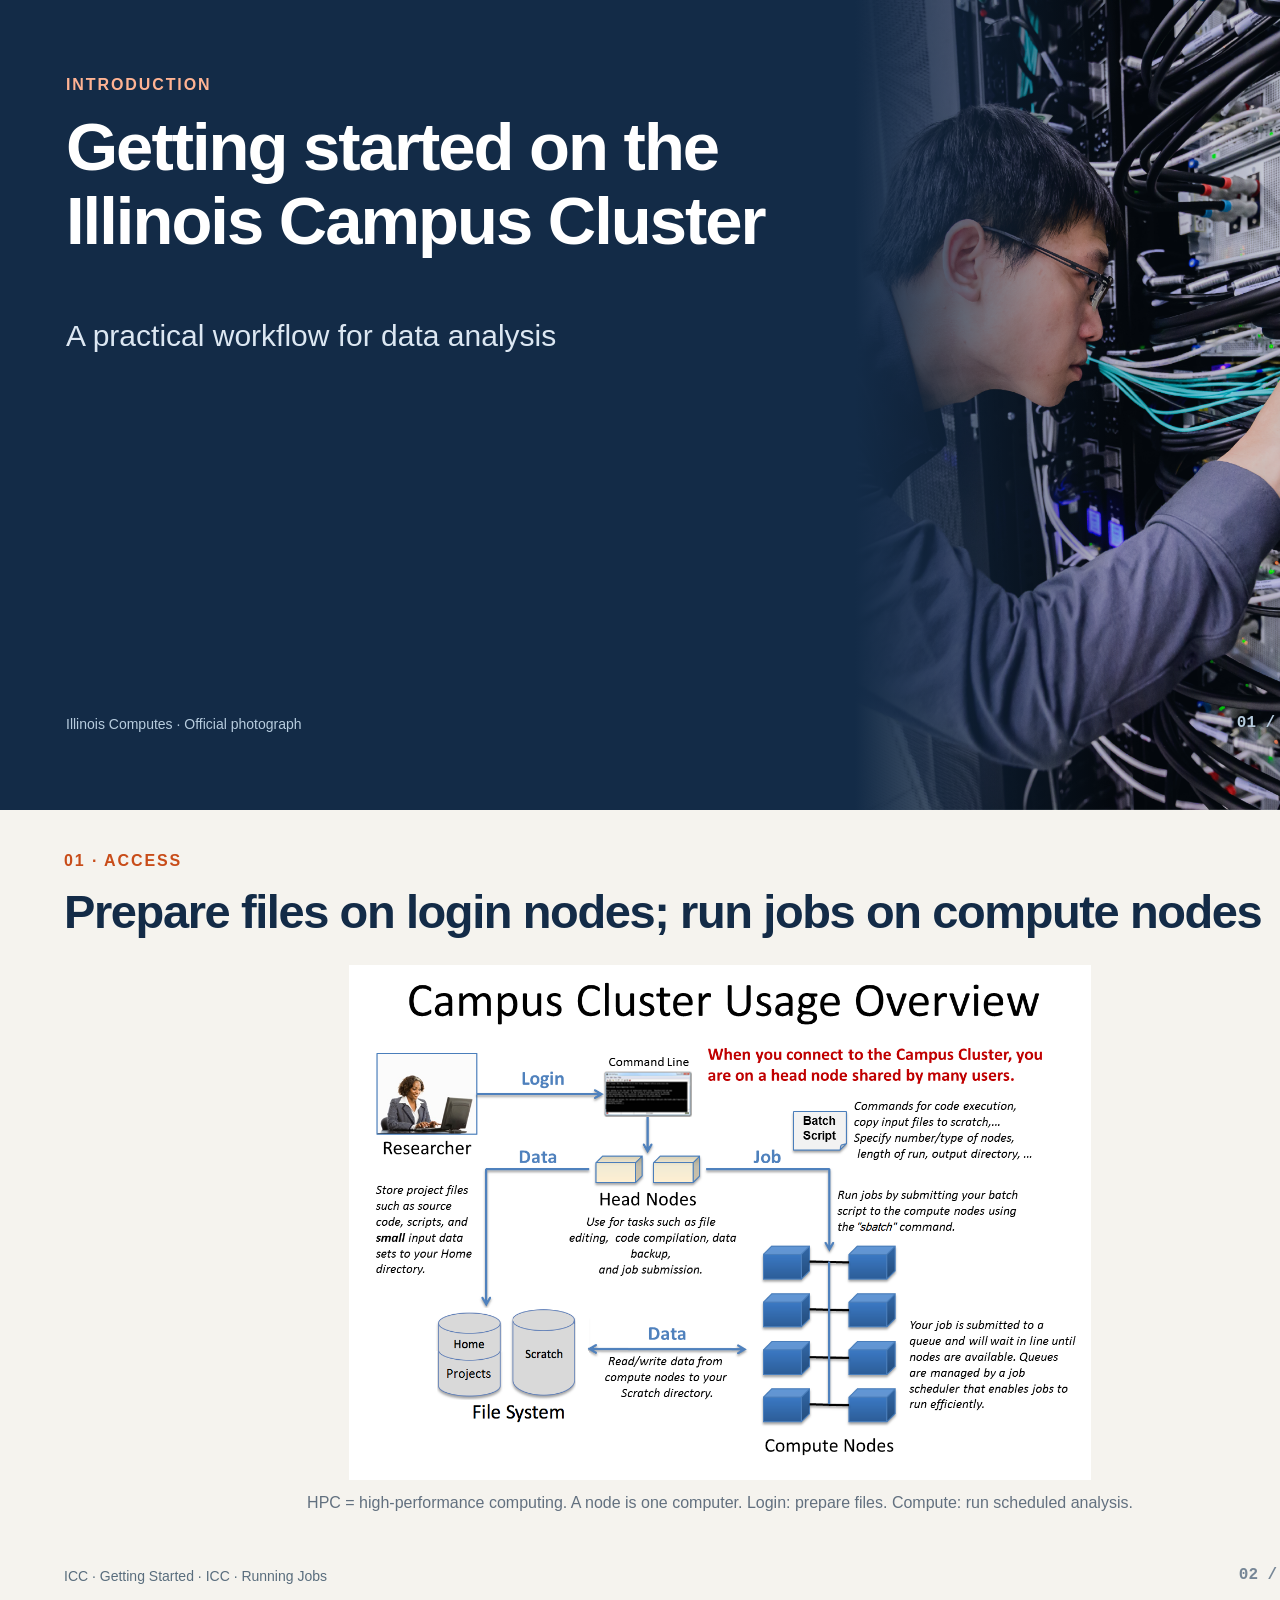
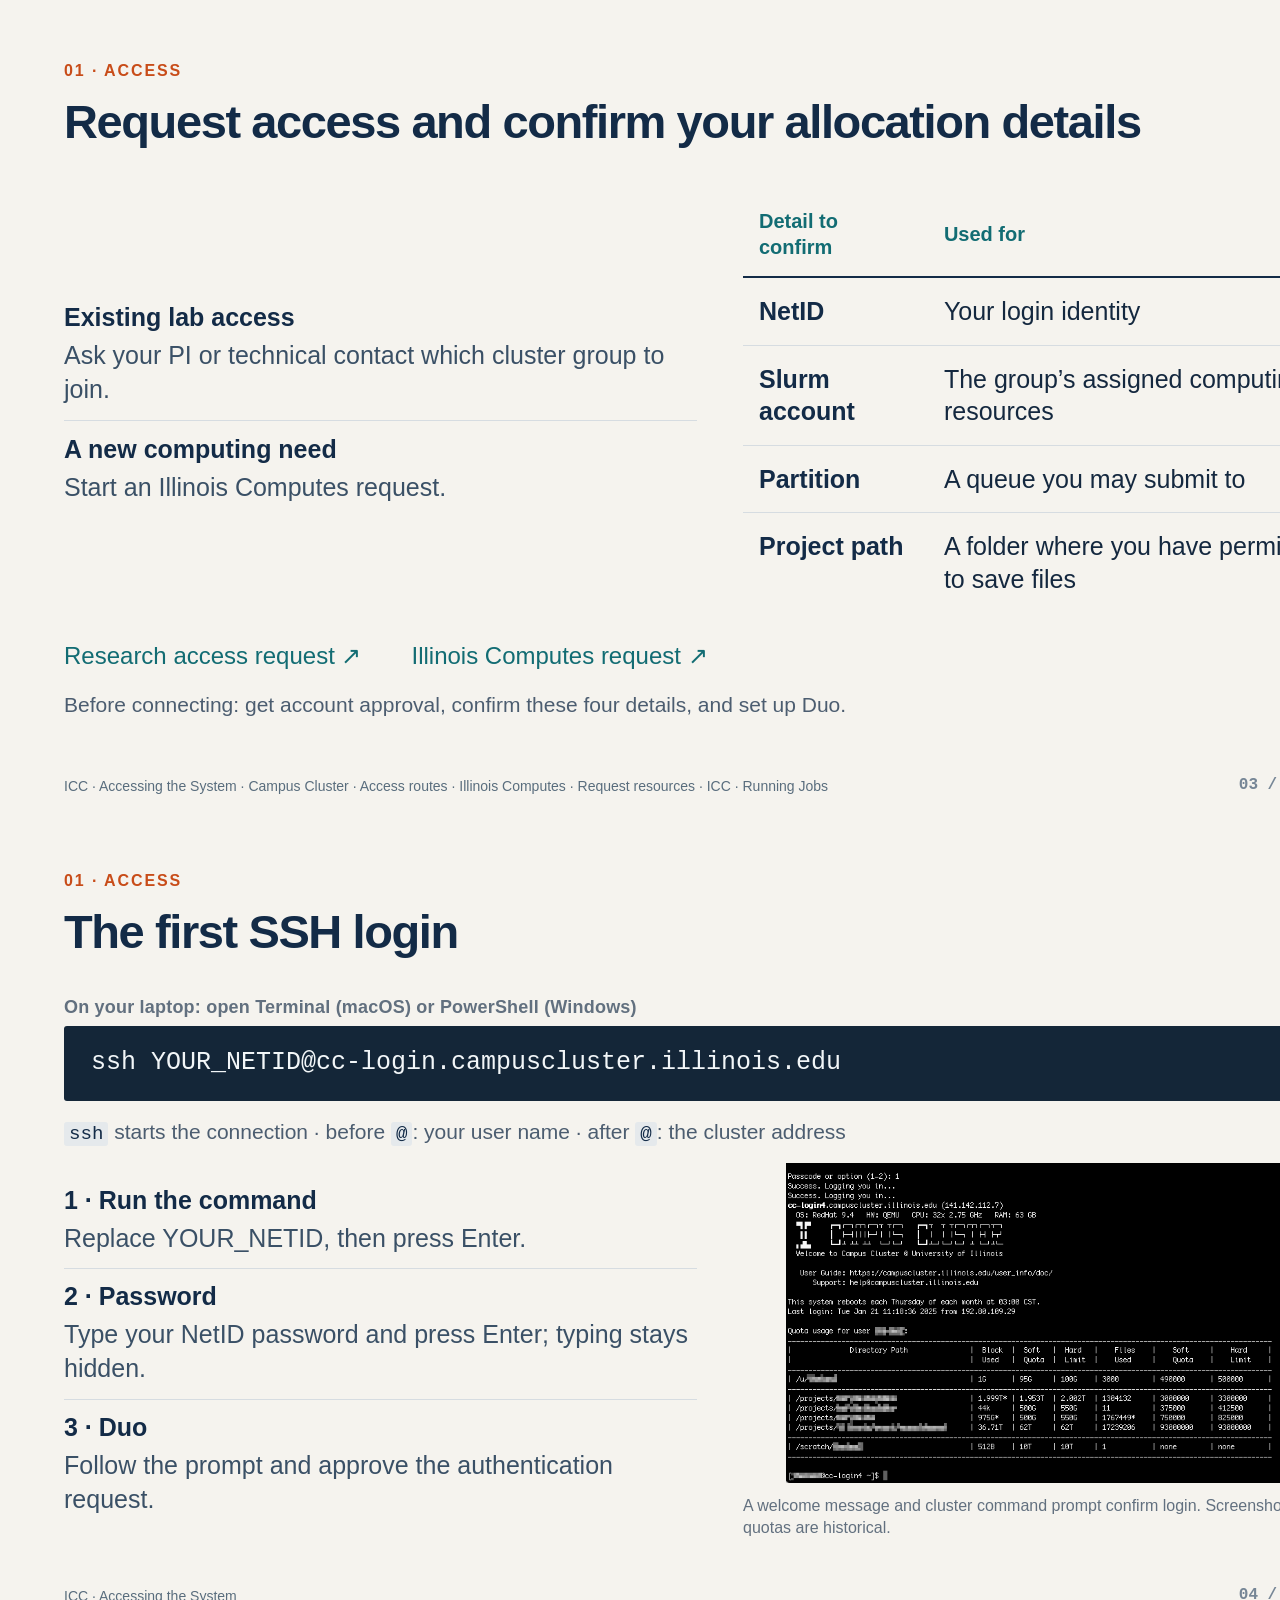
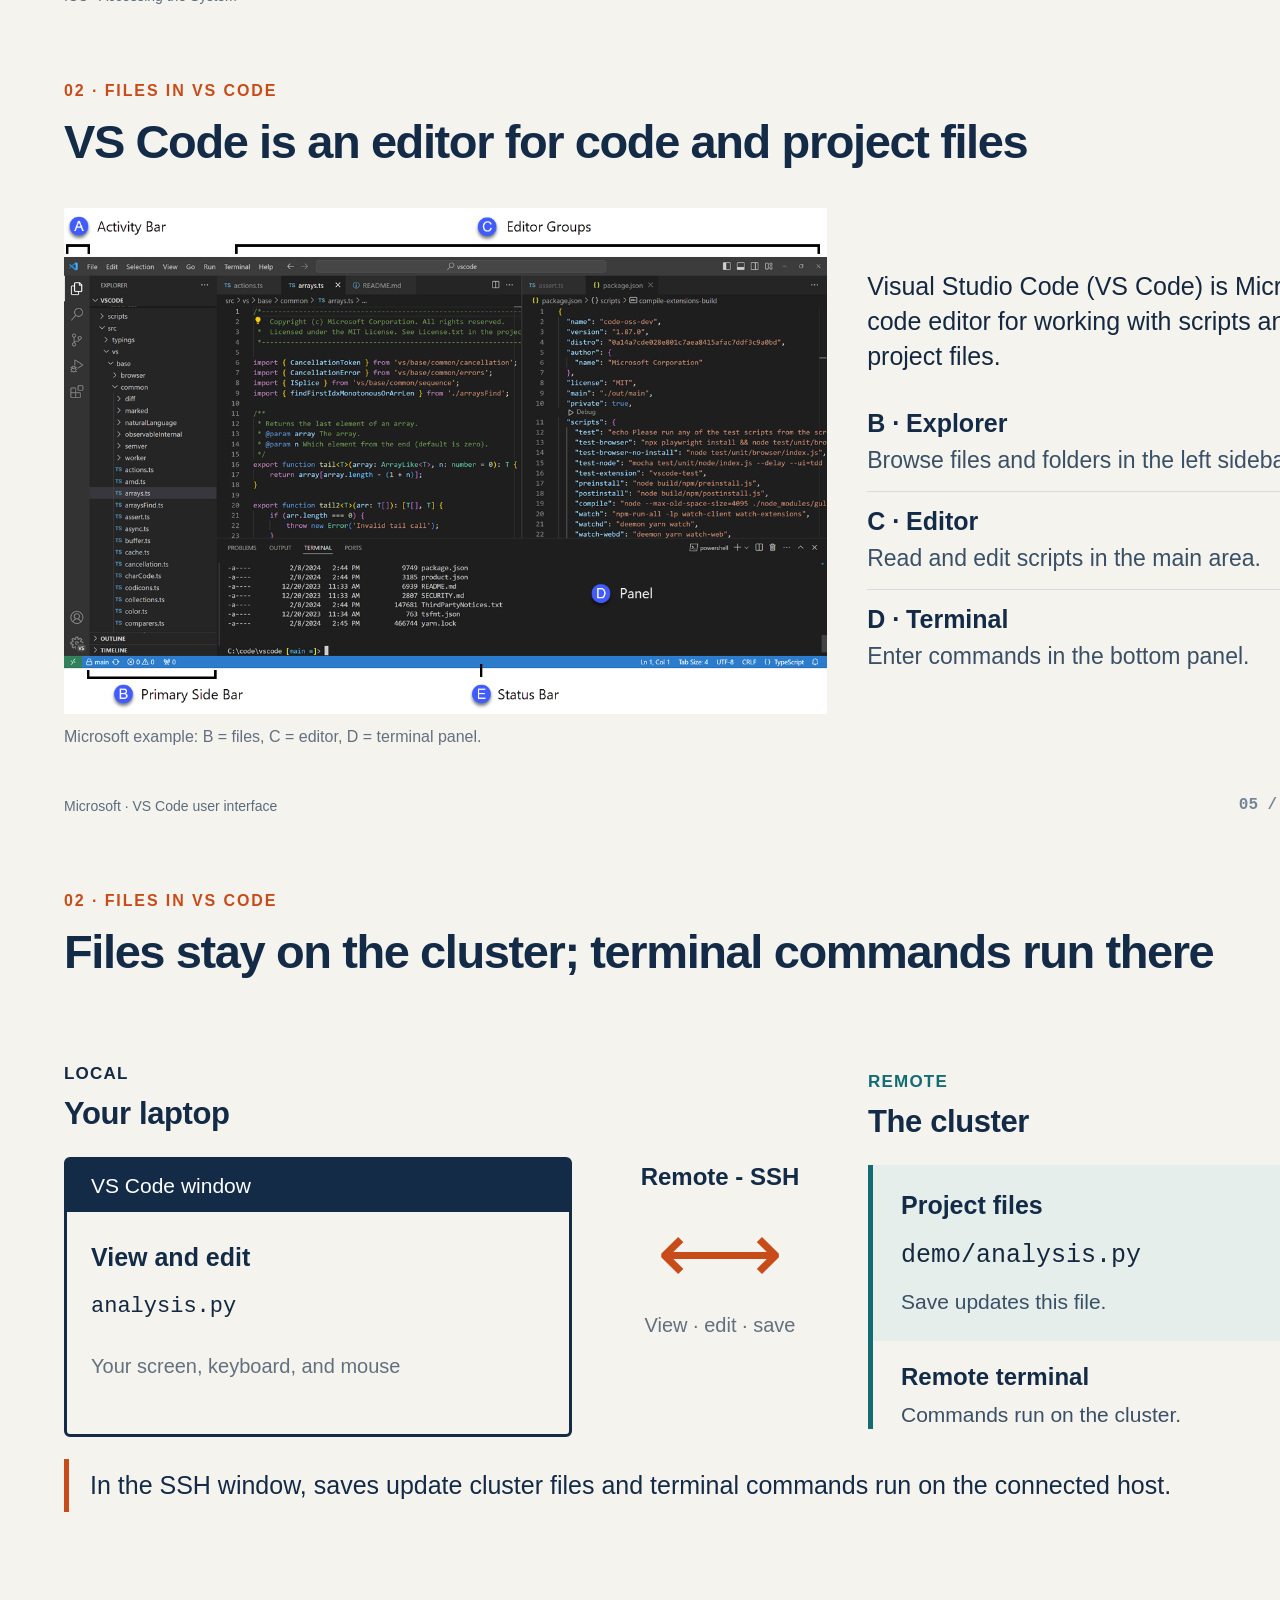
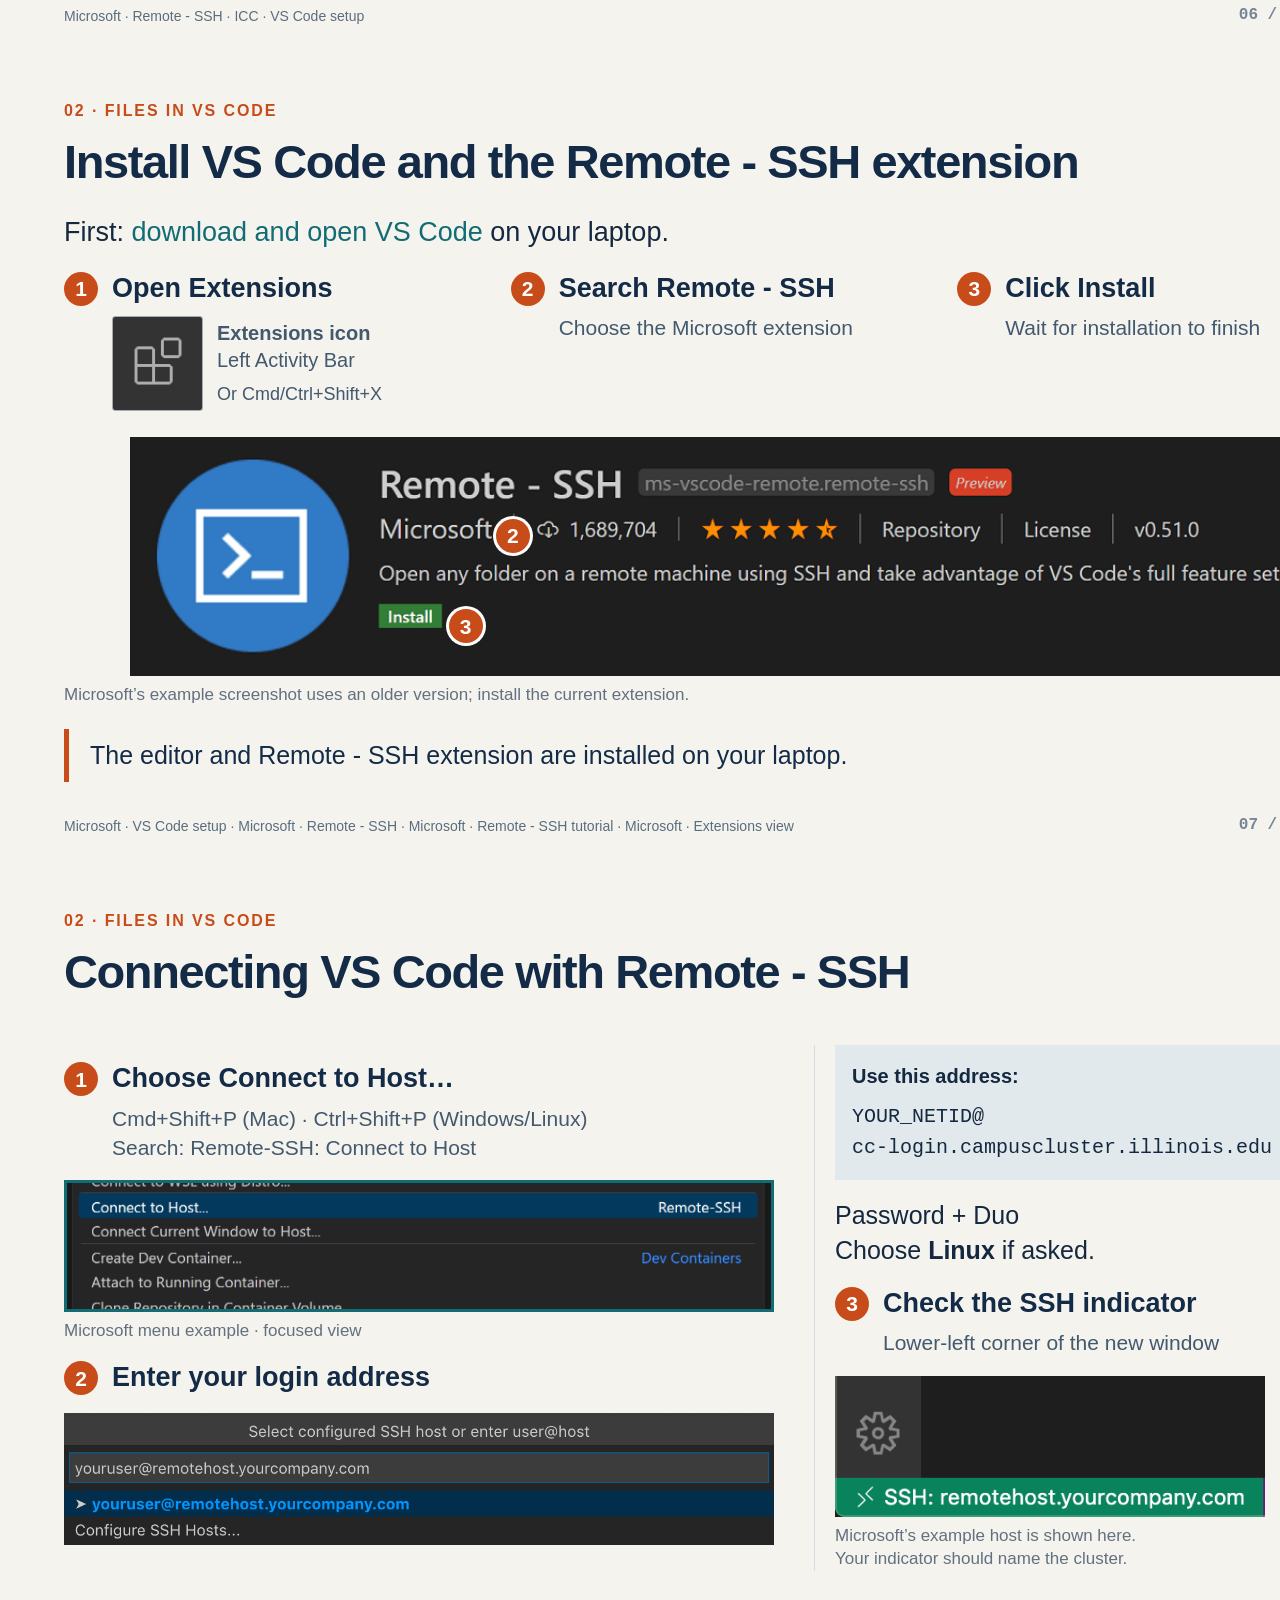
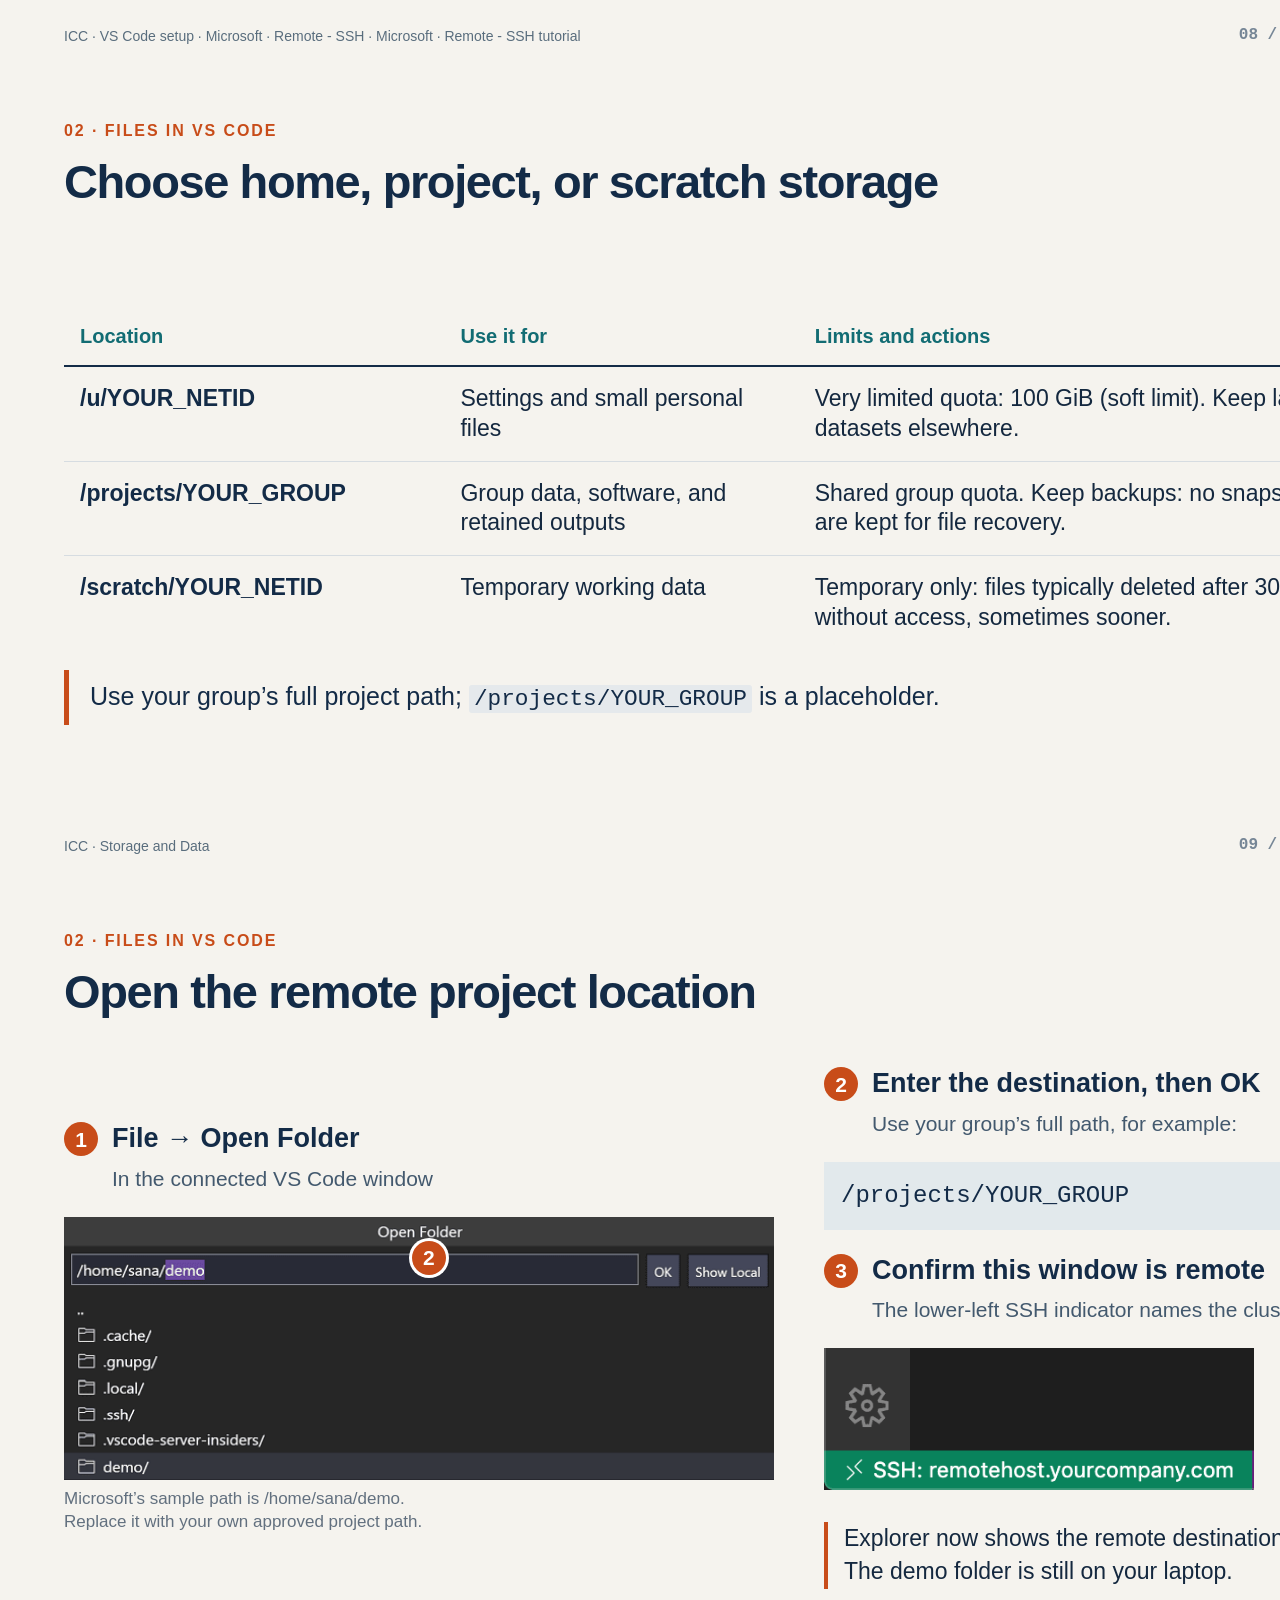
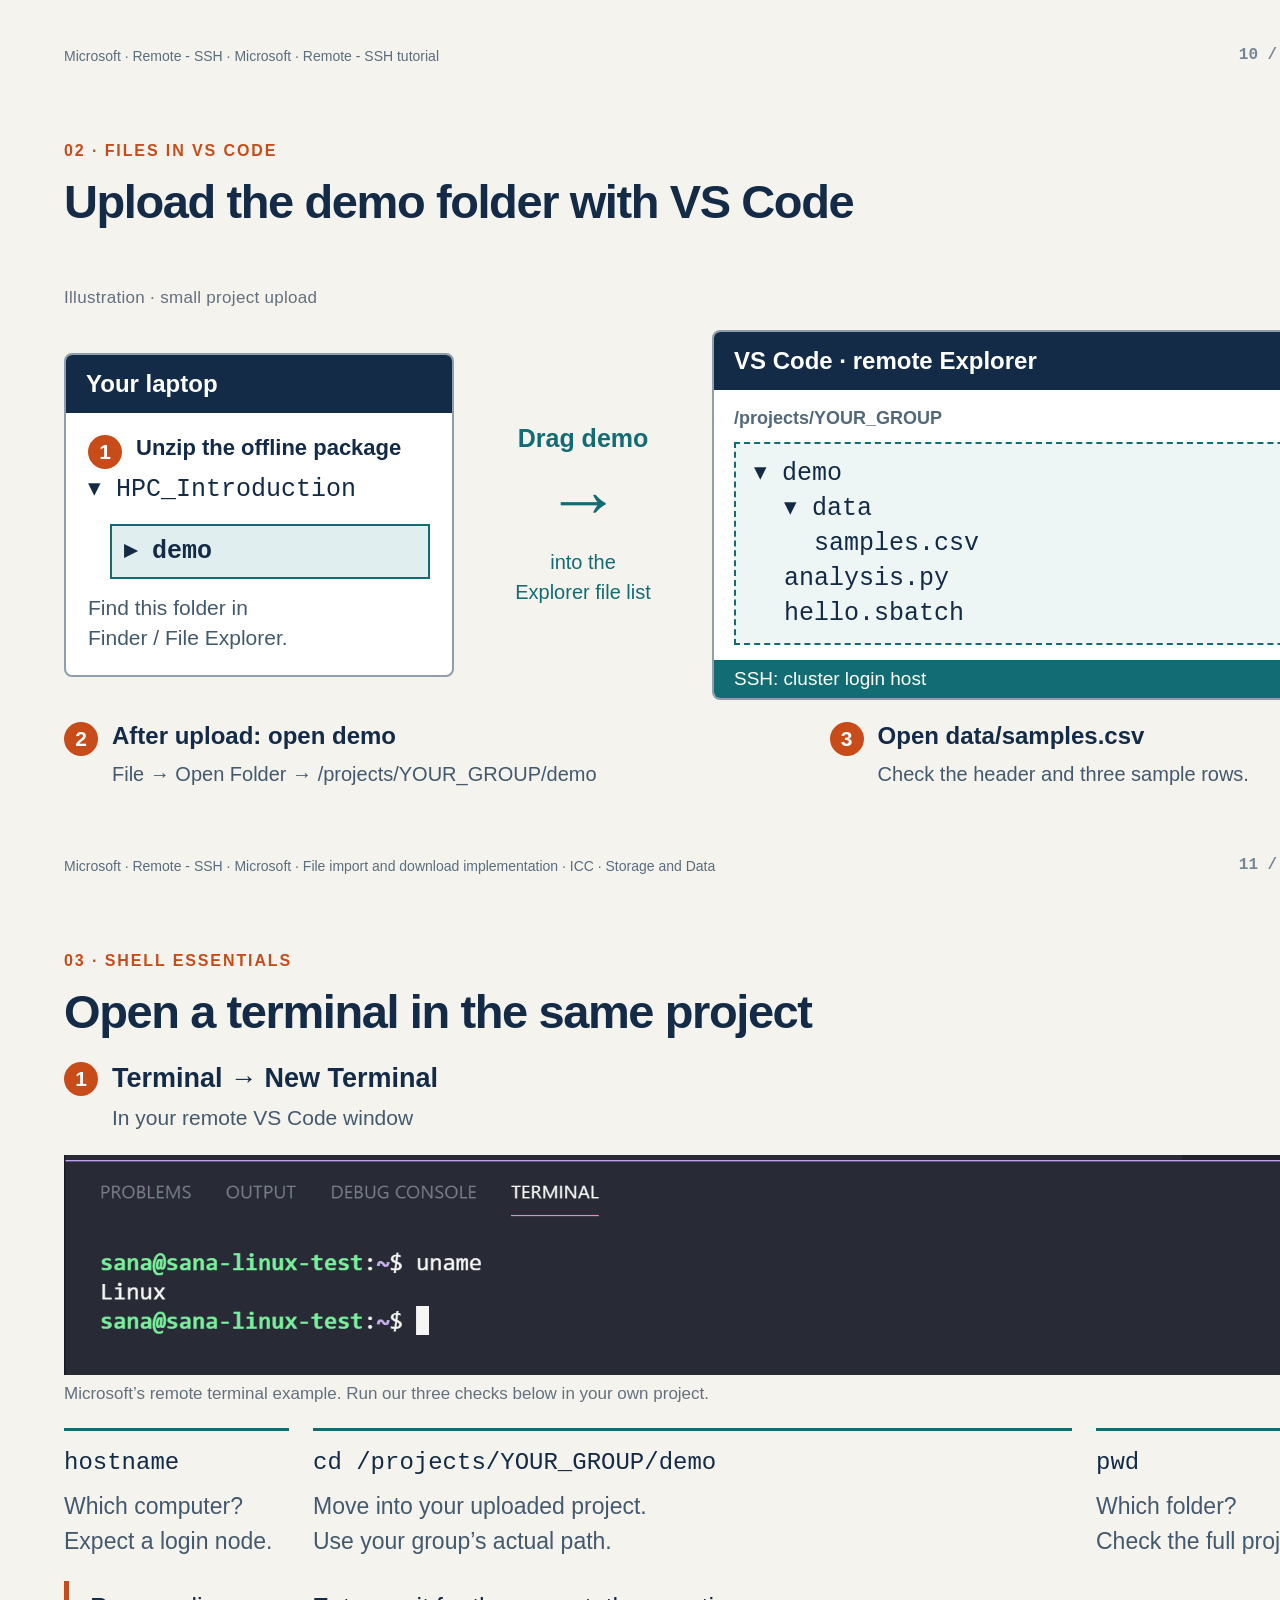
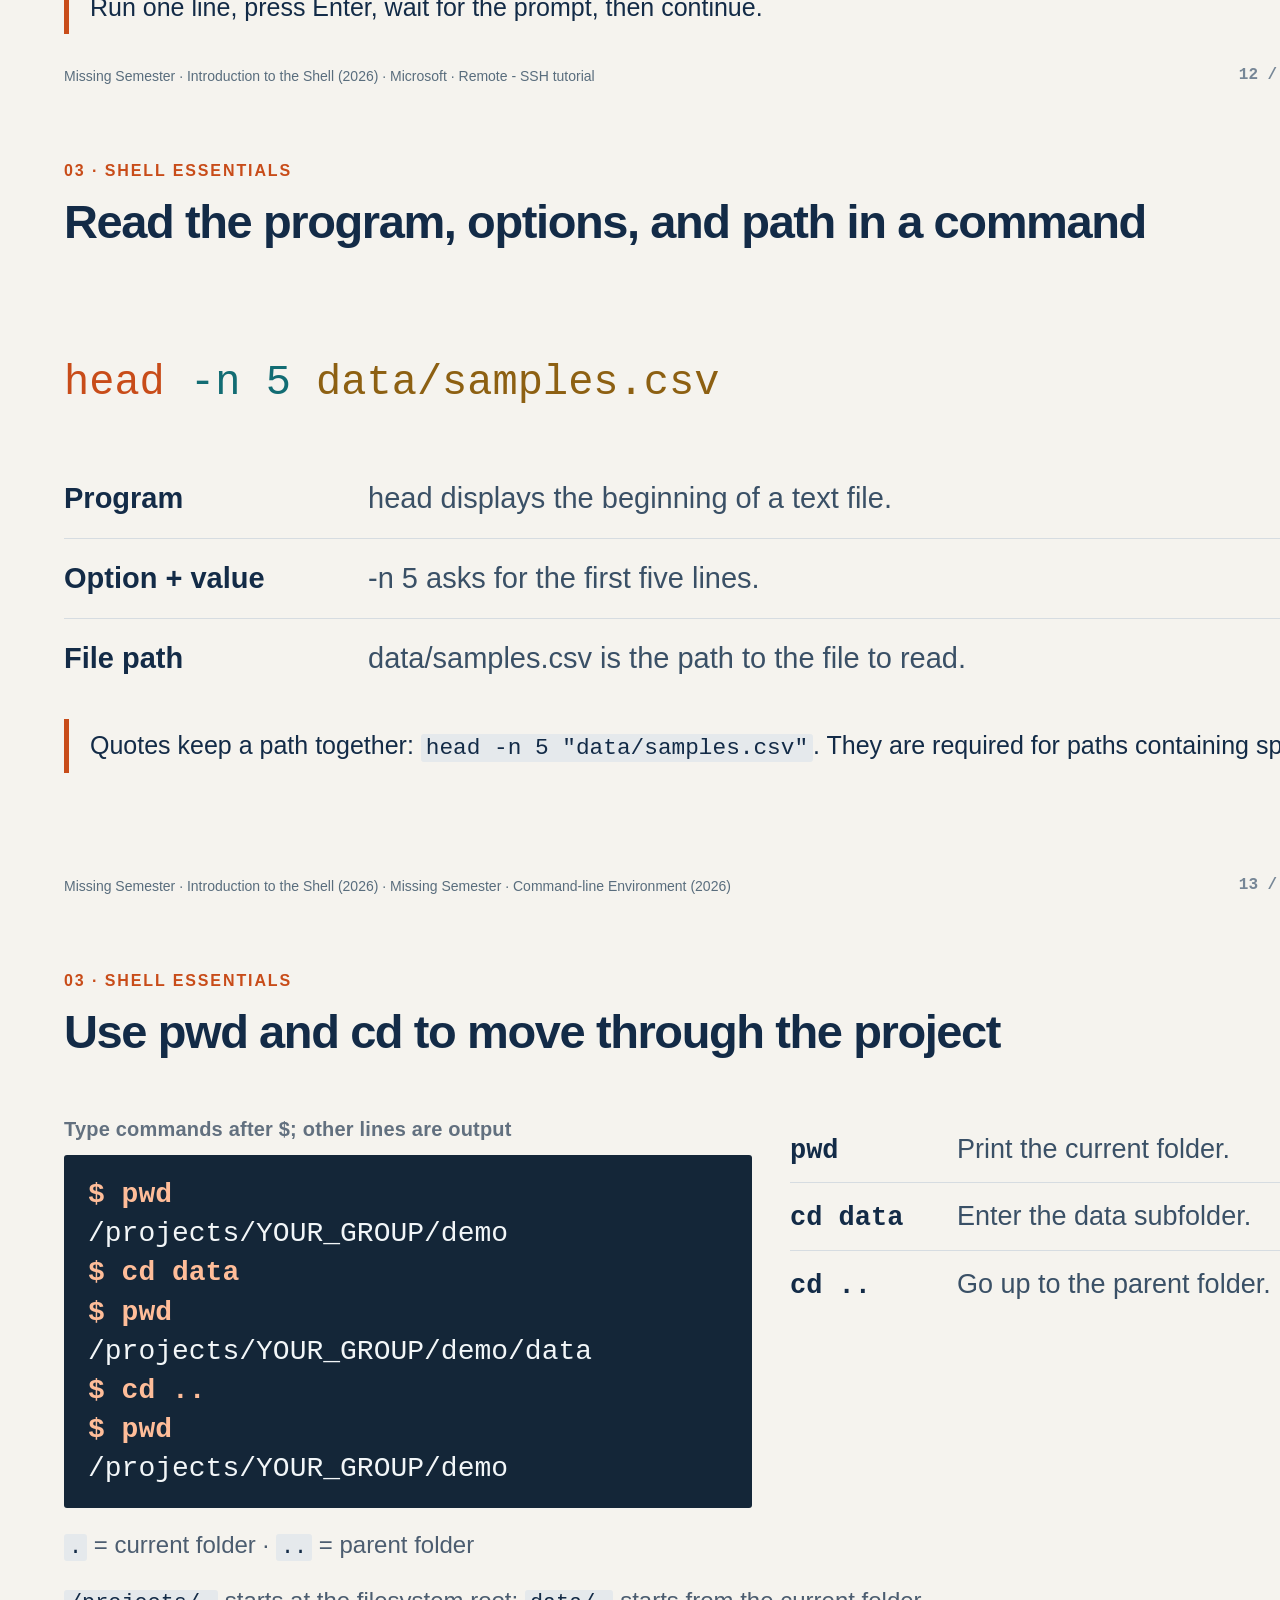
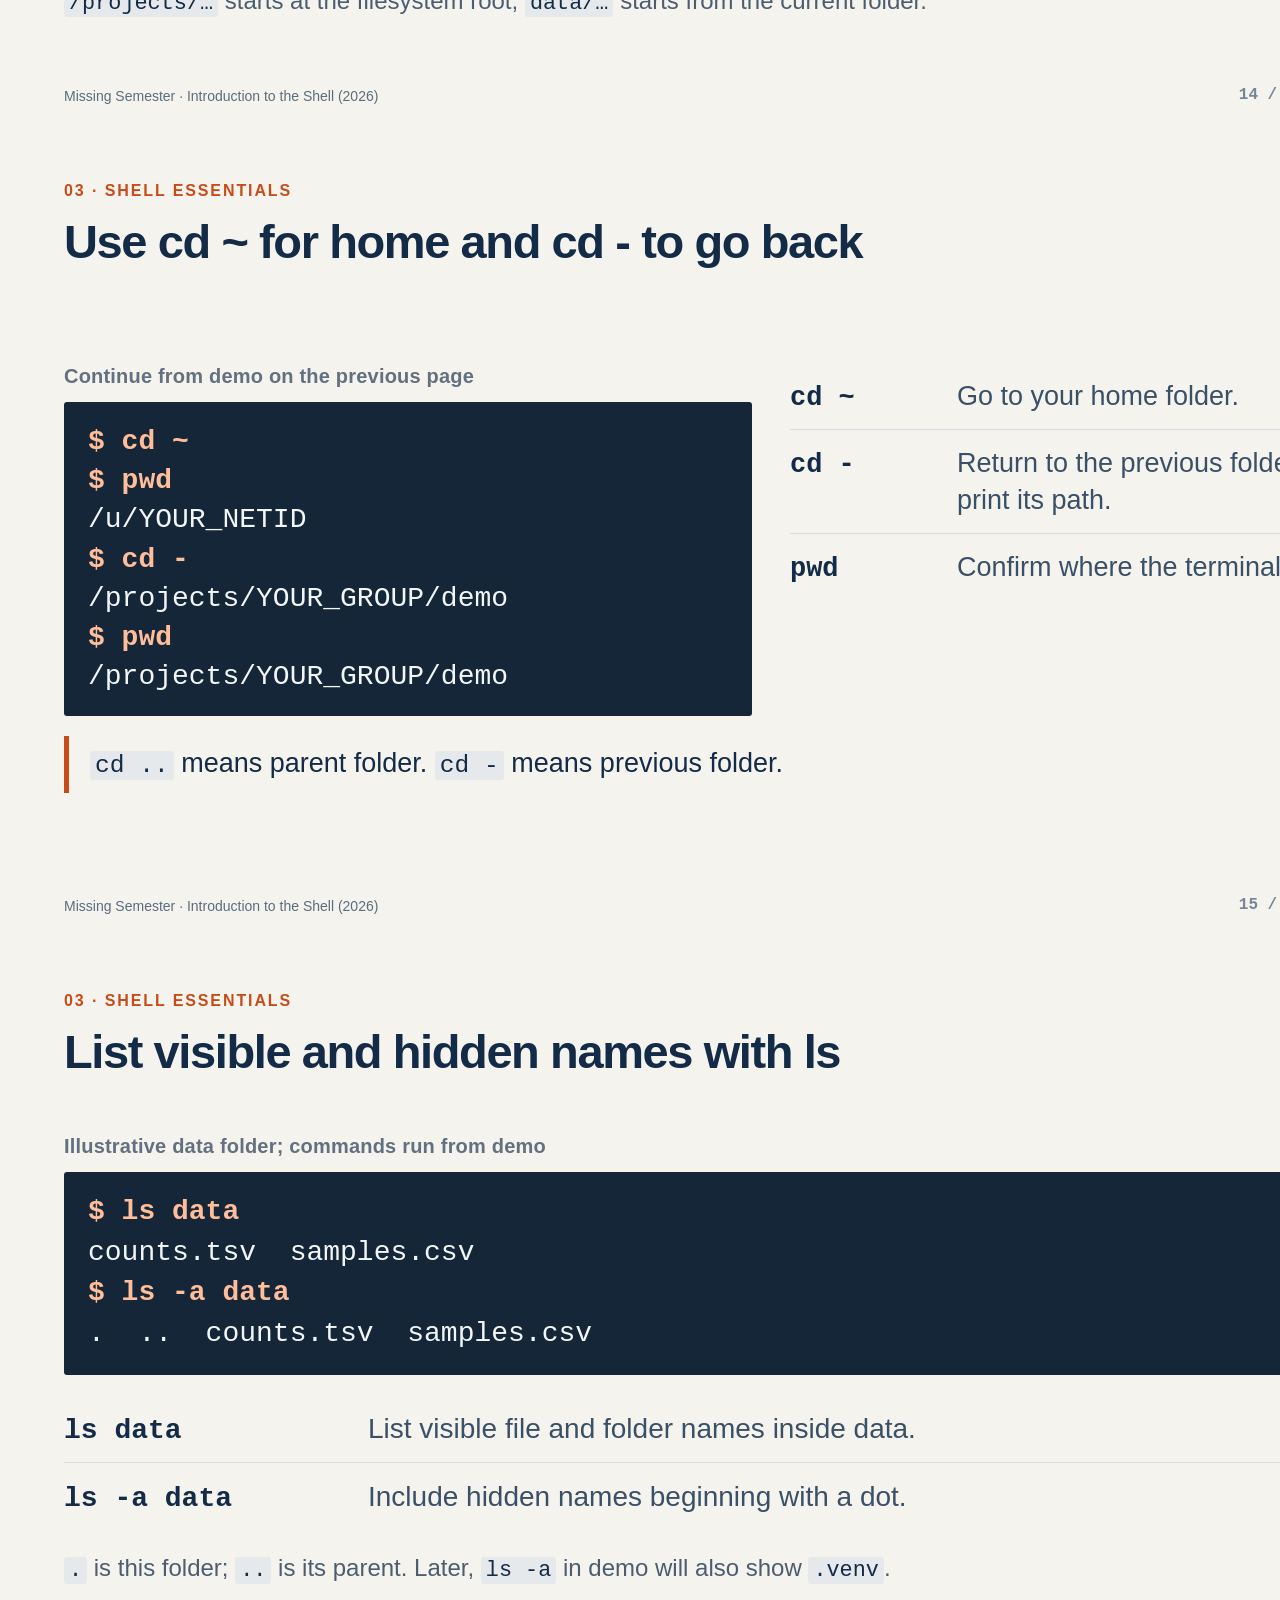
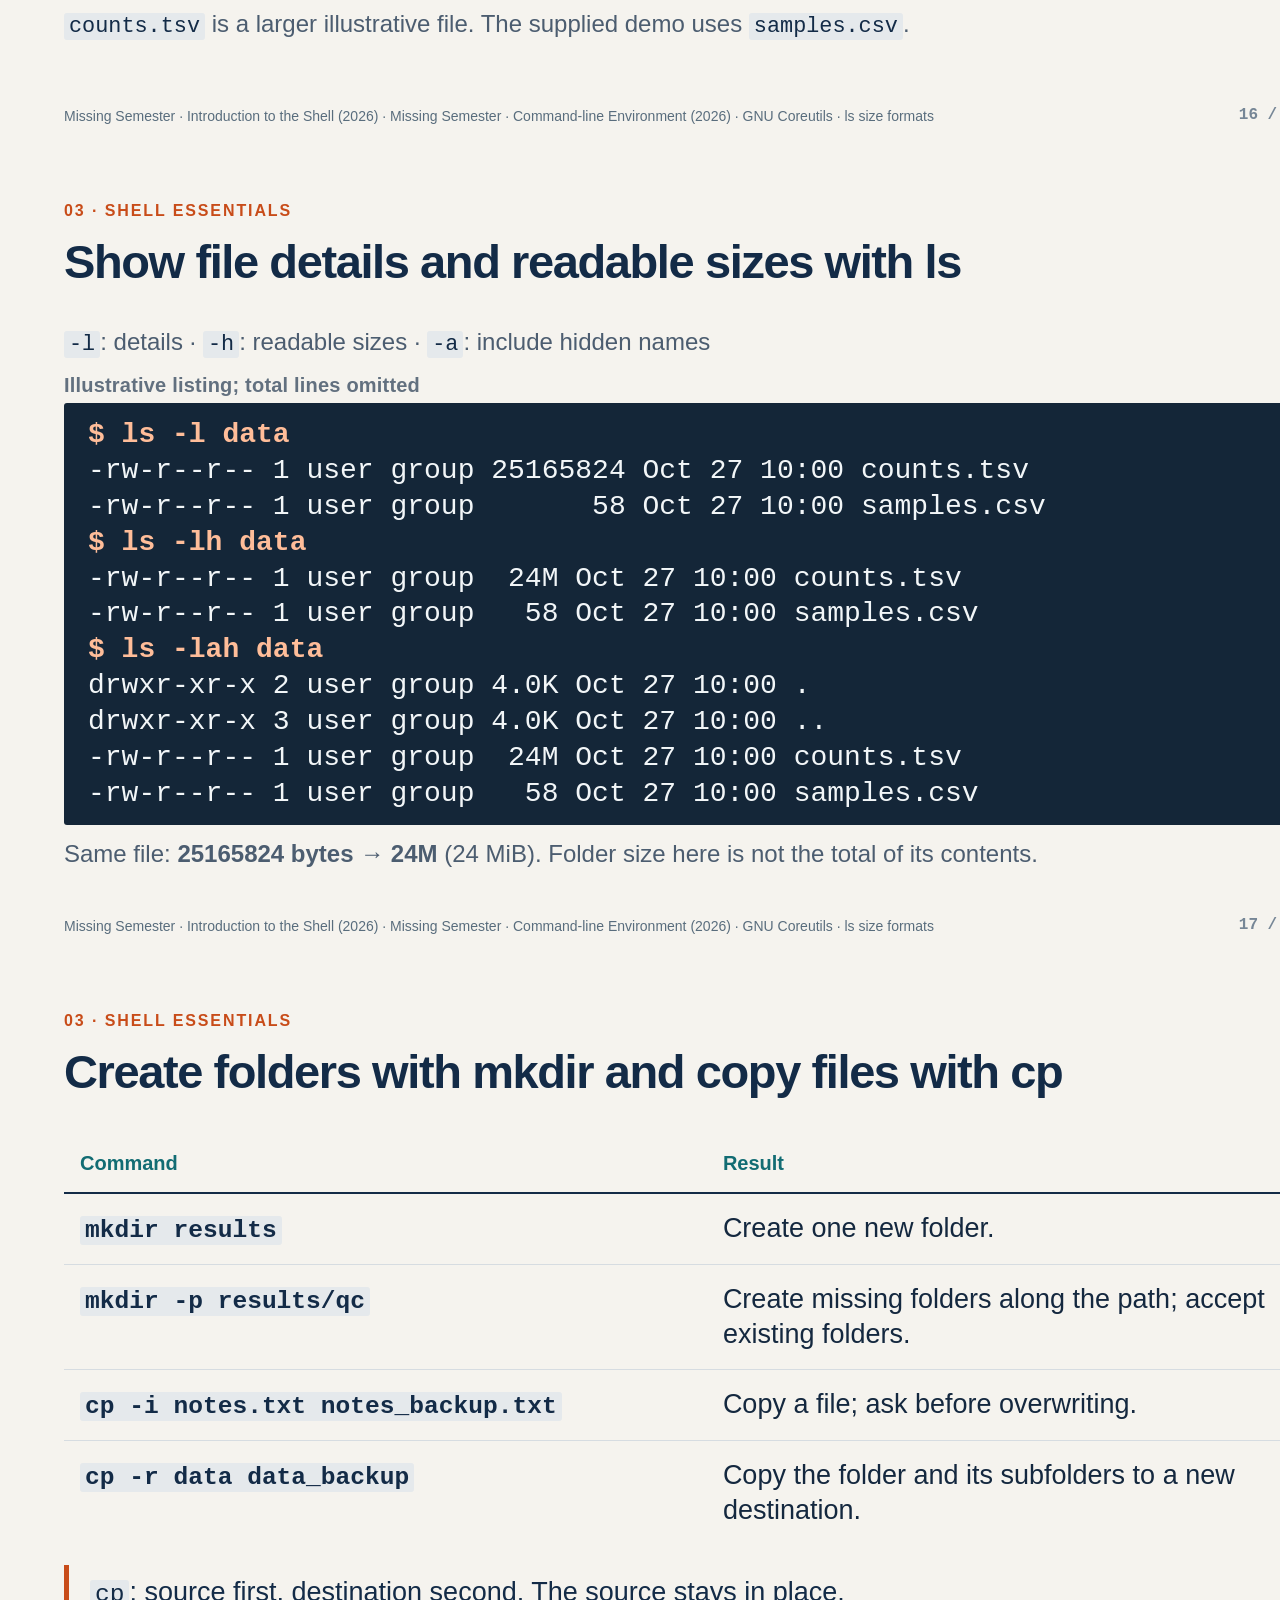
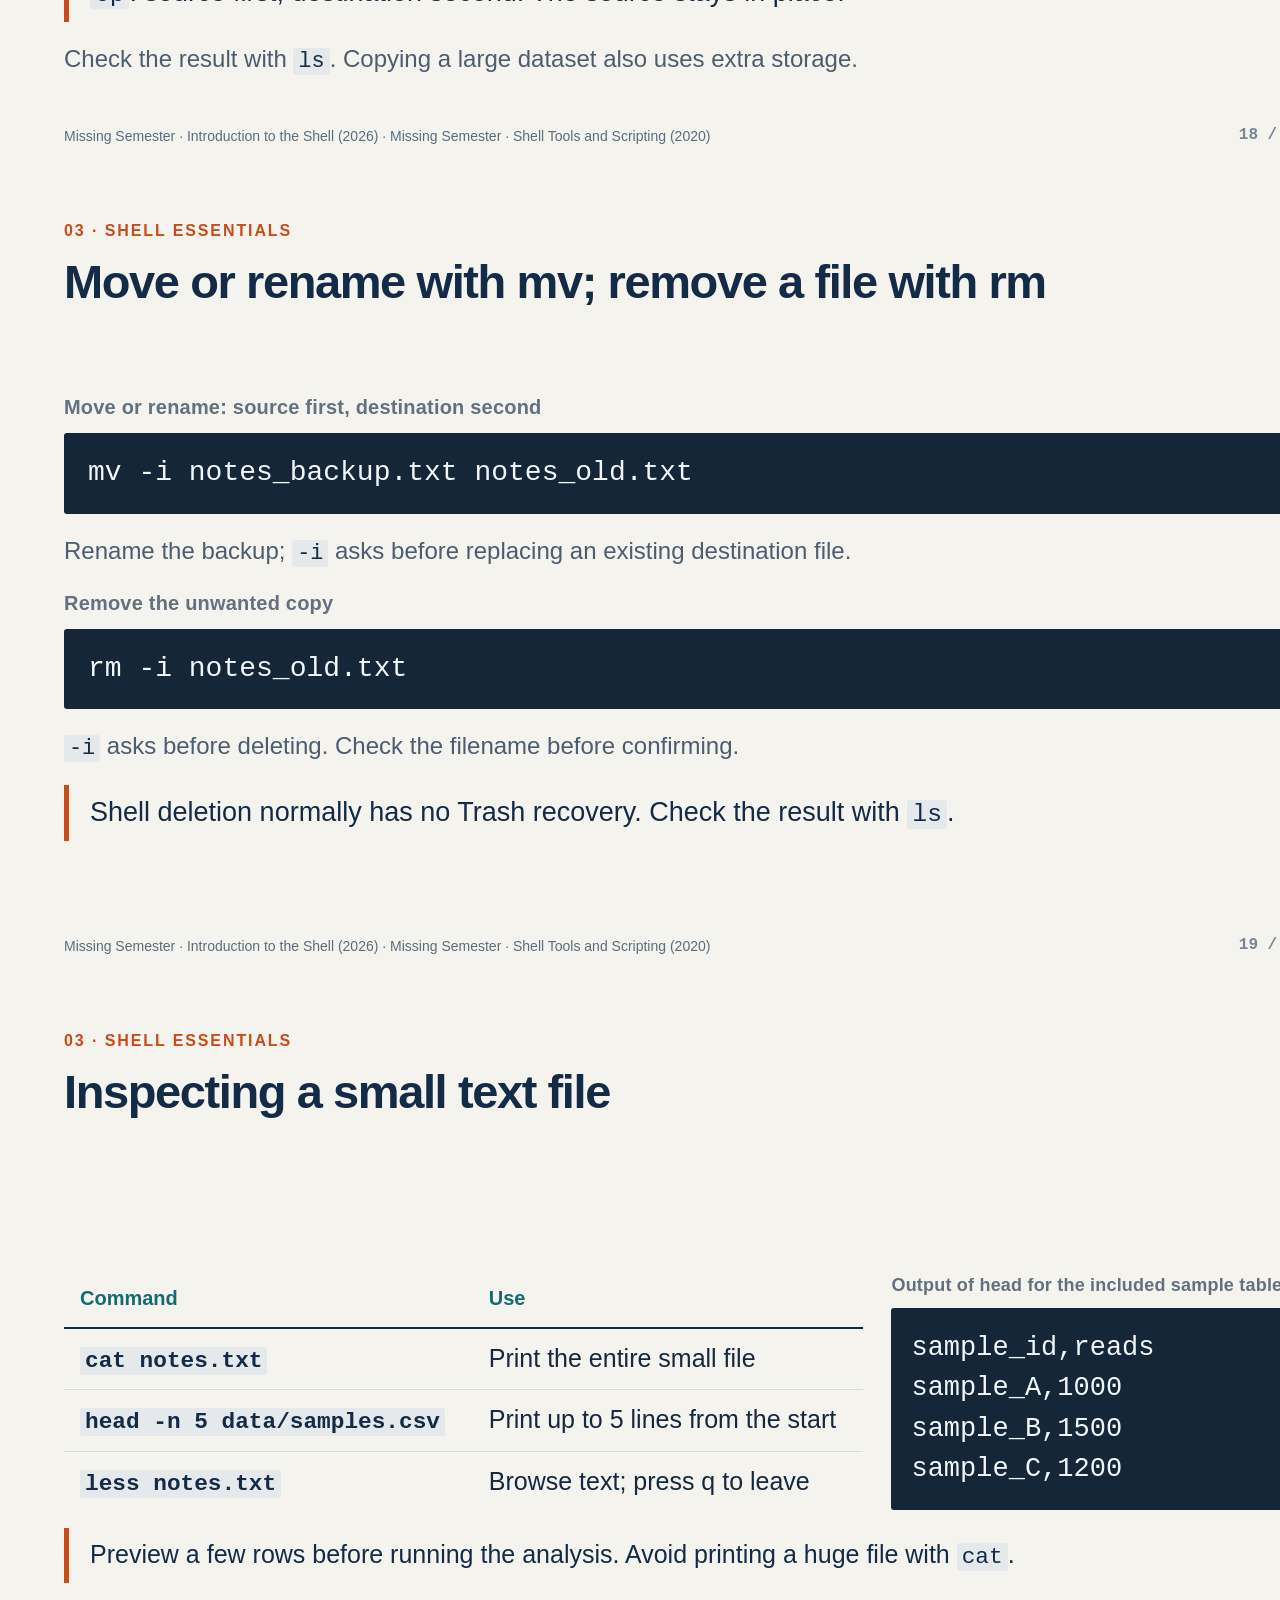
<file: print.html>
<!DOCTYPE html><html lang="en"><head><meta charset="utf-8"><title>ICC lecture</title><link rel="stylesheet" href="theme.css?v=single-guide"><link rel="stylesheet" href="vscode-visuals.css?v=extensions-icon"><link rel="stylesheet" href="workflow-visuals.css?v=readability"><link rel="stylesheet" href="readable-steps.css?v=full-audit"><link rel="stylesheet" href="readability-details.css?v=1"><style>@page{size:1440px 810px;margin:0}html,body{margin:0;padding:0;width:1440px}.reveal,.slides{width:1440px}.reveal .slides>section{display:block;position:relative;width:1440px;height:810px;break-after:page;overflow:hidden}.slide-inner{width:1440px;height:810px}aside.notes{display:none}.print-only{display:block}.screen-only{display:none}.annotation-text .print-only p{font-size:25px;line-height:1.4;margin:22px 0}.chapter-map button{color:#132b47}</style></head><body><div class="reveal"><div class="slides"><section class="lecture-slide cover" data-title="Getting started on the Illinois Campus Cluster" data-section="Introduction" data-position="" data-index="0" data-h="0" data-v="0"><div class="slide-inner"><header><div class="section-name">Introduction</div><h1>Getting started on the<br>Illinois Campus Cluster</h1></header><main class="slide-body"><div class="cover-copy"><p class="cover-sub">A practical workflow for data analysis</p></div><figure class="cover-photo"><img src="assets/cluster-photo.png" alt="University of Illinois computing hardware"></figure></main><footer><div class="sources"><a href="https://computes.illinois.edu/" target="_blank" rel="noopener">Illinois Computes · Official photograph</a></div><span class="page-number">01 / 45</span></footer></div><aside class="notes"></aside></section><section class="lecture-slide image-slide" data-title="Prepare files on login nodes; run jobs on compute nodes" data-section="Access" data-position="1.1" data-index="1" data-h="1" data-v="0"><div class="slide-inner"><header><div class="section-name">01 · Access</div><h1>Prepare files on login nodes; run jobs on compute nodes</h1></header><main class="slide-body"><figure class="overview-image"><img src="assets/icc-overview.png" alt="Official NCSA Campus Cluster usage overview"><figcaption>HPC = high-performance computing. A node is one computer. Login: prepare files. Compute: run scheduled analysis.</figcaption></figure></main><footer><div class="sources"><a href="https://docs.ncsa.illinois.edu/systems/icc/en/latest/getting_started.html" target="_blank" rel="noopener">ICC · Getting Started</a> · <a href="https://docs.ncsa.illinois.edu/systems/icc/en/latest/user_guide/running_jobs.html" target="_blank" rel="noopener">ICC · Running Jobs</a></div><span class="page-number">02 / 45</span></footer></div><aside class="notes"><p>Let’s start with what we’re connecting to. HPC means high-performance computing. A cluster is a group of connected computers, and each computer is a node. In this official NCSA overview, our laptop connects to the head node, which we’ll call the login node.</p><p>We organize files, edit scripts, and submit work there. Other users share this node, so heavier analysis goes to compute nodes. We submit a job—a request saying what to run and which resources it needs. The scheduler starts it when those resources become available.</p><p>Login and compute nodes can reach the same project files through shared storage. We can prepare a script on one node and run it on another. Connecting with VS Code gives us file access; it doesn’t reserve compute resources. Before connecting, we need an approved account and access to our group’s resources.</p><p><a href="https://docs.ncsa.illinois.edu/systems/icc/en/latest/getting_started.html" target="_blank" rel="noopener">ICC · Getting Started</a> · <a href="https://docs.ncsa.illinois.edu/systems/icc/en/latest/user_guide/running_jobs.html" target="_blank" rel="noopener">ICC · Running Jobs</a></p></aside></section><section class="lecture-slide " data-title="Request access and confirm your allocation details" data-section="Access" data-position="1.2" data-index="2" data-h="1" data-v="1"><div class="slide-inner"><header><div class="section-name">01 · Access</div><h1>Request access and confirm your allocation details</h1></header><main class="slide-body"><div class="cols "><div><div class="rows"><div class="row"><strong>Existing lab access</strong><span>Ask your PI or technical contact which cluster group to join.</span></div><div class="row"><strong>A new computing need</strong><span>Start an Illinois Computes request.</span></div></div></div><div><table class=""><thead><tr><th>Detail to confirm</th><th>Used for</th></tr></thead><tbody><tr><td>NetID</td><td>Your login identity</td></tr><tr><td>Slurm account</td><td>The group’s assigned computing resources</td></tr><tr><td>Partition</td><td>A queue you may submit to</td></tr><tr><td>Project path</td><td>A folder where you have permission to save files</td></tr></tbody></table></div></div><div class="link-row"><a href="https://campuscluster.illinois.edu/new_forms/user_form.php" target="_blank">Research access request ↗</a><a href="https://computes.illinois.edu/submitrequest/" target="_blank">Illinois Computes request ↗</a></div><p class="small">Before connecting: get account approval, confirm these four details, and set up Duo.</p></main><footer><div class="sources"><a href="https://docs.ncsa.illinois.edu/systems/icc/en/latest/user_guide/accessing.html" target="_blank" rel="noopener">ICC · Accessing the System</a> · <a href="https://campuscluster.illinois.edu/access/" target="_blank" rel="noopener">Campus Cluster · Access routes</a> · <a href="https://computes.illinois.edu/submitrequest/" target="_blank" rel="noopener">Illinois Computes · Request resources</a> · <a href="https://docs.ncsa.illinois.edu/systems/icc/en/latest/user_guide/running_jobs.html" target="_blank" rel="noopener">ICC · Running Jobs</a></div><span class="page-number">03 / 45</span></footer></div><aside class="notes"><p>I’d start by asking my PI or the person who manages computing for the group. If the group already uses the cluster, they can explain how to join. An investor group is a lab or organization that has arranged cluster resources. Illinois Computes is another starting point for a new computing need. A request form starts the process; approval and account setup still need to follow.</p><p>We’ll need four details. Our NetID identifies us at login. Our Slurm account identifies the group resources our job can use, so it’s different from our NetID. Slurm is the job scheduler. The partition is a queue of eligible resources, and the project path identifies a folder where we can save files.</p><p>We need an account and partition that work together, a writable project folder, and Duo set up. Names like YOUR_NETID are placeholders to replace with our own details. Our group’s technical contact can help confirm those details, so we don’t have to guess. Then we can test the connection.</p><p><a href="https://docs.ncsa.illinois.edu/systems/icc/en/latest/user_guide/accessing.html" target="_blank" rel="noopener">ICC · Accessing the System</a> · <a href="https://campuscluster.illinois.edu/access/" target="_blank" rel="noopener">Campus Cluster · Access routes</a> · <a href="https://computes.illinois.edu/submitrequest/" target="_blank" rel="noopener">Illinois Computes · Request resources</a> · <a href="https://docs.ncsa.illinois.edu/systems/icc/en/latest/user_guide/running_jobs.html" target="_blank" rel="noopener">ICC · Running Jobs</a></p></aside></section><section class="lecture-slide compact" data-title="The first SSH login" data-section="Access" data-position="1.3" data-index="3" data-h="1" data-v="2"><div class="slide-inner"><header><div class="section-name">01 · Access</div><h1>The first SSH login</h1></header><main class="slide-body"><div class="code-label">On your laptop: open Terminal (macOS) or PowerShell (Windows)</div><pre class=""><code>ssh YOUR_NETID@cc-login.campuscluster.illinois.edu</code></pre><p class="small"><code>ssh</code> starts the connection · before <code>@</code>: your user name · after <code>@</code>: the cluster address</p><div class="cols "><div><div class="rows"><div class="row"><strong>1 · Run the command</strong><span>Replace YOUR_NETID, then press Enter.</span></div><div class="row"><strong>2 · Password</strong><span>Type your NetID password and press Enter; typing stays hidden.</span></div><div class="row"><strong>3 · Duo</strong><span>Follow the prompt and approve the authentication request.</span></div></div></div><div><figure class="login-image"><img src="assets/icc-login.png" alt="Official example of a successful ICC login"><figcaption>A welcome message and cluster command prompt confirm login. Screenshot dates and quotas are historical.</figcaption></figure></div></div></main><footer><div class="sources"><a href="https://docs.ncsa.illinois.edu/systems/icc/en/latest/user_guide/accessing.html" target="_blank" rel="noopener">ICC · Accessing the System</a></div><span class="page-number">04 / 45</span></footer></div><aside class="notes"><p>On the laptop, we open Terminal on a Mac or PowerShell on Windows. If Windows doesn’t recognize ssh, we need to enable the OpenSSH Client first.</p><p>ssh starts the connection. Our NetID goes before the at sign; the cluster address goes after it. We replace YOUR_NETID, keep cc-login.campuscluster.illinois.edu as shown, and press Enter.</p><p>SSH may first ask us to confirm the server’s fingerprint. We check it against institutional guidance or with support before accepting. An unexpected host-change warning also needs checking. Then we enter our NetID password. Nothing appears as we type—that’s normal—and we complete Duo on our registered device. This ICC login uses password and Duo, rather than user-created SSH keys.</p><p>A welcome message and prompt confirm the connection. The prompt means the shell is ready, and commands here run on the cluster. This older official screenshot’s dates and quotas aren’t current guidance. exit closes our test connection without deleting anything. With login working, we can connect through VS Code.</p><p><a href="https://docs.ncsa.illinois.edu/systems/icc/en/latest/user_guide/accessing.html" target="_blank" rel="noopener">ICC · Accessing the System</a></p></aside></section><section class="lecture-slide vscode-intro" data-title="VS Code is an editor for code and project files" data-section="Files in VS Code" data-position="2.1" data-index="4" data-h="2" data-v="0"><div class="slide-inner"><header><div class="section-name">02 · Files in VS Code</div><h1>VS Code is an editor for code and project files</h1></header><main class="slide-body"><div class="vscode-intro-grid"><figure class="vscode-interface-image"><img src="assets/vscode-interface.png" alt="Official Microsoft VS Code screenshot showing the Explorer, code editors, and terminal"><figcaption>Microsoft example: B = files, C = editor, D = terminal panel.</figcaption></figure><div class="vscode-intro-copy"><p class="">Visual Studio Code (VS Code) is Microsoft’s code editor for working with scripts and project files.</p><div class="rows"><div class="row"><strong>B · Explorer</strong><span>Browse files and folders in the left sidebar.</span></div><div class="row"><strong>C · Editor</strong><span>Read and edit scripts in the main area.</span></div><div class="row"><strong>D · Terminal</strong><span>Enter commands in the bottom panel.</span></div></div></div></div></main><footer><div class="sources"><a href="https://code.visualstudio.com/docs/editing/getting-started/userinterface" target="_blank" rel="noopener">Microsoft · VS Code user interface</a></div><span class="page-number">05 / 45</span></footer></div><aside class="notes"><p>This is Visual Studio Code, or VS Code, Microsoft’s editor for code and project files. It brings our files, editing, and terminal into one window. A script is a text file containing instructions for a program.</p><p>This screenshot is Microsoft’s example, not our project. B marks Explorer, where we browse files and folders. C marks the editor, where we read or change an open file. D marks the terminal, where we enter commands. The bottom panel can also show other things.</p><p>For everyday work, we can find a file on the left, read or edit it in the middle, and enter commands below. With a remote connection, these same tools let us work with files on the cluster.</p><p><a href="https://code.visualstudio.com/docs/editing/getting-started/userinterface" target="_blank" rel="noopener">Microsoft · VS Code user interface</a></p></aside></section><section class="lecture-slide concept-slide" data-title="Files stay on the cluster; terminal commands run there" data-section="Files in VS Code" data-position="2.2" data-index="5" data-h="2" data-v="1"><div class="slide-inner"><header><div class="section-name">02 · Files in VS Code</div><h1>Files stay on the cluster; terminal commands run there</h1></header><main class="slide-body">
<div class="concept-figure local-remote-figure" role="img" aria-label="The VS Code window is on the laptop. An SSH connection reaches project files and a terminal on the cluster. Saving edits updates the remote project file.">
  <div class="place local-place">
    <div class="place-heading">LOCAL <strong>Your laptop</strong></div>
    <div class="editor-window"><div class="window-label">VS Code window</div><div class="editor-content"><strong>View and edit</strong><code>analysis.py</code><span>Your screen, keyboard, and mouse</span></div></div>
  </div>
  <div class="connection"><strong>Remote - SSH</strong><div class="two-way-arrow" aria-hidden="true">⟷</div><span>View · edit · save</span></div>
  <div class="place remote-place">
    <div class="place-heading">REMOTE <strong>The cluster</strong></div>
    <div class="remote-project"><strong>Project files</strong><code>demo/analysis.py</code><span>Save updates this file.</span></div>
    <div class="remote-shell"><strong>Remote terminal</strong><span>Commands run on the cluster.</span></div>
  </div>
</div><p class="callout">In the SSH window, saves update cluster files and terminal commands run on the connected host.</p></main><footer><div class="sources"><a href="https://code.visualstudio.com/docs/remote/ssh" target="_blank" rel="noopener">Microsoft · Remote - SSH</a> · <a href="https://docs.ncsa.illinois.edu/systems/icc/en/latest/user_guide/prog_env.html#visual-studio-code" target="_blank" rel="noopener">ICC · VS Code setup</a></div><span class="page-number">06 / 45</span></footer></div><aside class="notes"><p>The VS Code window stays on our laptop, while Remote - SSH connects it to the cluster. Suppose we open analysis.py from the remote demo folder. We see it on the laptop, but the file is demo/analysis.py on the cluster. Save updates that remote file, without downloading and uploading a separate copy each time. This diagram shows where we’ll end up after uploading the project.</p><p>The connected window’s terminal also runs on the remote host—initially a login node. A separate local terminal runs commands on the laptop. The windows may look similar, which is why checking the connected host matters. Later, an interactive job will give us a compute shell, and we’ll check the host when that changes.</p><p>VS Code handles our file work; Slurm reserves resources for analysis. To set up the editor, we need VS Code and Remote - SSH on the laptop.</p><p><a href="https://code.visualstudio.com/docs/remote/ssh" target="_blank" rel="noopener">Microsoft · Remote - SSH</a> · <a href="https://docs.ncsa.illinois.edu/systems/icc/en/latest/user_guide/prog_env.html#visual-studio-code" target="_blank" rel="noopener">ICC · VS Code setup</a></p></aside></section><section class="lecture-slide vscode-visual" data-title="Install VS Code and the Remote - SSH extension" data-section="Files in VS Code" data-position="2.3" data-index="6" data-h="2" data-v="2"><div class="slide-inner"><header><div class="section-name">02 · Files in VS Code</div><h1>Install VS Code and the Remote - SSH extension</h1></header><main class="slide-body"><div class="vs-prerequisite">First: <a href="https://code.visualstudio.com/docs/setup/setup-overview" target="_blank">download and open VS Code</a> on your laptop.</div><div class="vs-step-row"><div class="vs-step vs-extension-step"><b class="vs-number">1</b><div><strong>Open Extensions</strong><div class="vs-icon-guide"><img src="assets/vscode-extensions-icon.png" alt="Official screenshot of the Extensions icon in the left Activity Bar" width="91" height="95"><div><span><b>Extensions icon</b><br>Left Activity Bar</span><small>Or Cmd/Ctrl+Shift+X</small></div></div></div></div><div class="vs-step"><b class="vs-number">2</b><div><strong>Search Remote - SSH</strong><span>Choose the Microsoft extension</span></div></div><div class="vs-step"><b class="vs-number">3</b><div><strong>Click Install</strong><span>Wait for installation to finish</span></div></div></div><figure class="vs-shot vs-install"><div class="vs-shot-window"><img src="assets/vscode-remote-extension.png" alt="Official Remote - SSH extension card showing Microsoft and the Install button"><span class="vs-pin" style="left:31%;top:34%">2</span><span class="vs-pin" style="left:27%;top:72%">3</span></div><figcaption>Microsoft’s example screenshot uses an older version; install the current extension.</figcaption></figure><p class="callout">The editor and Remote - SSH extension are installed on your laptop.</p></main><footer><div class="sources"><a href="https://code.visualstudio.com/docs/setup/setup-overview" target="_blank" rel="noopener">Microsoft · VS Code setup</a> · <a href="https://code.visualstudio.com/docs/remote/ssh" target="_blank" rel="noopener">Microsoft · Remote - SSH</a> · <a href="https://code.visualstudio.com/docs/remote/ssh-tutorial" target="_blank" rel="noopener">Microsoft · Remote - SSH tutorial</a> · <a href="https://code.visualstudio.com/docs/configure/extensions/extension-marketplace" target="_blank" rel="noopener">Microsoft · Extensions view</a></div><span class="page-number">07 / 45</span></footer></div><aside class="notes"><p>We download VS Code for our operating system, install it, and open it on the laptop. Then we add Remote - SSH.</p><p>Extensions are add-ons that provide extra features. The small screenshot shows the Extensions icon in the left Activity Bar. We can click it or press Command-Shift-X on a Mac, or Control-Shift-X on Windows or Linux, with those keys held together.</p><p>We search for Remote - SSH, choose the Microsoft extension, and click Install. The larger screenshot is an older official example; we install the current version and wait for it to finish.</p><p>Python and analysis packages will be set up separately on the cluster. To connect now, we’ll use the Command Palette, a searchable menu of VS Code actions.</p><p><a href="https://code.visualstudio.com/docs/setup/setup-overview" target="_blank" rel="noopener">Microsoft · VS Code setup</a> · <a href="https://code.visualstudio.com/docs/remote/ssh" target="_blank" rel="noopener">Microsoft · Remote - SSH</a> · <a href="https://code.visualstudio.com/docs/remote/ssh-tutorial" target="_blank" rel="noopener">Microsoft · Remote - SSH tutorial</a> · <a href="https://code.visualstudio.com/docs/configure/extensions/extension-marketplace" target="_blank" rel="noopener">Microsoft · Extensions view</a></p></aside></section><section class="lecture-slide vscode-visual" data-title="Connecting VS Code with Remote - SSH" data-section="Files in VS Code" data-position="2.4" data-index="7" data-h="2" data-v="3"><div class="slide-inner"><header><div class="section-name">02 · Files in VS Code</div><h1>Connecting VS Code with Remote - SSH</h1></header><main class="slide-body"><div class="vs-connect-grid"><div><div class="vs-step"><b class="vs-number">1</b><div><strong>Choose Connect to Host…</strong><span>Cmd+Shift+P (Mac) · Ctrl+Shift+P (Windows/Linux)<br>Search: Remote-SSH: Connect to Host</span></div></div><figure class="vs-shot vs-connect-menu"><div class="vs-shot-window"><img src="assets/vscode-connect-command.png" alt="Microsoft remote command menu with Connect to Host selected"></div><figcaption>Microsoft menu example · focused view</figcaption></figure><div class="vs-step"><b class="vs-number">2</b><div><strong>Enter your login address</strong></div></div><figure class="vs-shot vs-host"><div class="vs-shot-window"><img src="assets/vscode-host.png" alt="Microsoft example of the SSH login address field"></div><figcaption></figcaption></figure></div><div class="vs-connect-check"><div class="vs-address"><span>Use this address:</span><code>YOUR_NETID@<br>cc-login.campuscluster.illinois.edu</code></div><p>Password + Duo<br>Choose <strong>Linux</strong> if asked.</p><div class="vs-step"><b class="vs-number">3</b><div><strong>Check the SSH indicator</strong><span>Lower-left corner of the new window</span></div></div><figure class="vs-shot vs-status"><div class="vs-shot-window"><img src="assets/vscode-statusbar.png" alt="Official example of the green SSH status indicator"></div><figcaption>Microsoft’s example host is shown here.<br>Your indicator should name the cluster.</figcaption></figure></div></div></main><footer><div class="sources"><a href="https://docs.ncsa.illinois.edu/systems/icc/en/latest/user_guide/prog_env.html#visual-studio-code" target="_blank" rel="noopener">ICC · VS Code setup</a> · <a href="https://code.visualstudio.com/docs/remote/ssh" target="_blank" rel="noopener">Microsoft · Remote - SSH</a> · <a href="https://code.visualstudio.com/docs/remote/ssh-tutorial" target="_blank" rel="noopener">Microsoft · Remote - SSH tutorial</a></div><span class="page-number">08 / 45</span></footer></div><aside class="notes"><p>Command-Shift-P on a Mac, or Control-Shift-P on Windows or Linux, opens the Command Palette. We search for Remote-SSH: Connect to Host.</p><p>We enter our NetID, an at sign, and cc-login.campuscluster.illinois.edu. Replace YOUR_NETID with our own NetID. Although the address wraps on the slide, we enter it as one address. Microsoft’s screenshots show a sample host; we use the cluster address here.</p><p>We complete password and Duo authentication again. If asked for the remote operating system, we choose Linux. VS Code may open a new connected window.</p><p>The lower-left SSH indicator should name the cluster host. If connection seems stuck, check the Remote - SSH output or login terminal for an unanswered authentication prompt. Once connected, we can choose where our files will go.</p><p><a href="https://docs.ncsa.illinois.edu/systems/icc/en/latest/user_guide/prog_env.html#visual-studio-code" target="_blank" rel="noopener">ICC · VS Code setup</a> · <a href="https://code.visualstudio.com/docs/remote/ssh" target="_blank" rel="noopener">Microsoft · Remote - SSH</a> · <a href="https://code.visualstudio.com/docs/remote/ssh-tutorial" target="_blank" rel="noopener">Microsoft · Remote - SSH tutorial</a></p></aside></section><section class="lecture-slide storage-slide" data-title="Choose home, project, or scratch storage" data-section="Files in VS Code" data-position="2.5" data-index="8" data-h="2" data-v="4"><div class="slide-inner"><header><div class="section-name">02 · Files in VS Code</div><h1>Choose home, project, or scratch storage</h1></header><main class="slide-body"><table class=""><thead><tr><th>Location</th><th>Use it for</th><th>Limits and actions</th></tr></thead><tbody><tr><td>/u/YOUR_NETID</td><td>Settings and small personal files</td><td>Very limited quota: 100 GiB (soft limit). Keep large datasets elsewhere.</td></tr><tr><td>/projects/YOUR_GROUP</td><td>Group data, software, and retained outputs</td><td>Shared group quota. Keep backups: no snapshots are kept for file recovery.</td></tr><tr><td>/scratch/YOUR_NETID</td><td>Temporary working data</td><td>Temporary only: files typically deleted after 30 days without access, sometimes sooner.</td></tr></tbody></table><p class="callout">Use your group’s full project path; <code>/projects/YOUR_GROUP</code> is a placeholder.</p></main><footer><div class="sources"><a href="https://docs.ncsa.illinois.edu/systems/icc/en/latest/user_guide/storage_data.html" target="_blank" rel="noopener">ICC · Storage and Data</a></div><span class="page-number">09 / 45</span></footer></div><aside class="notes"><p>Home, project, and scratch storage have different purposes. Home, under /u followed by our NetID, is for settings and small personal files. Its quota, or storage allowance, is limited: 100 GiB as the documented soft limit and 103 GiB as the hard limit. Staying above the soft limit for seven days stops new writes until usage falls. The quota can’t be expanded, so large datasets belong elsewhere.</p><p>Project storage holds group data, software, and outputs. Capacity depends on the group’s allocation. It has no snapshots—saved filesystem states for restoring earlier files—so important data need separate backups.</p><p>Scratch, shown as /scratch/YOUR_NETID, is temporary workspace for files we’re actively working with. Files are typically deleted after 30 days without access, sometimes sooner when space is tight. Purged files can’t be recovered, so move valuable outputs elsewhere.</p><p>We’ll use our group’s writable project location. /projects/YOUR_GROUP is a placeholder for its full path, and YOUR_NETID stands for our own NetID. We’ll open the project location, then put demo inside it.</p><p><a href="https://docs.ncsa.illinois.edu/systems/icc/en/latest/user_guide/storage_data.html" target="_blank" rel="noopener">ICC · Storage and Data</a></p></aside></section><section class="lecture-slide vscode-visual" data-title="Open the remote project location" data-section="Files in VS Code" data-position="2.6" data-index="9" data-h="2" data-v="5"><div class="slide-inner"><header><div class="section-name">02 · Files in VS Code</div><h1>Open the remote project location</h1></header><main class="slide-body"><div class="vs-folder-grid"><div><div class="vs-step"><b class="vs-number">1</b><div><strong>File → Open Folder</strong><span>In the connected VS Code window</span></div></div><figure class="vs-shot vs-folder"><div class="vs-shot-window"><img src="assets/vscode-remote-folder.png" alt="Official remote Open Folder dialog with a path field and OK button"><span class="vs-pin" style="left:49%;top:9%">2</span></div><figcaption>Microsoft’s sample path is /home/sana/demo.<br>Replace it with your own approved project path.</figcaption></figure></div><div class="vs-folder-check"><div class="vs-step"><b class="vs-number">2</b><div><strong>Enter the destination, then OK</strong><span>Use your group’s full path, for example:</span></div></div><div class="vs-path">/projects/YOUR_GROUP</div><div class="vs-step"><b class="vs-number">3</b><div><strong>Confirm this window is remote</strong><span>The lower-left SSH indicator names the cluster.</span></div></div><figure class="vs-shot vs-status"><div class="vs-shot-window"><img src="assets/vscode-statusbar.png" alt="Microsoft example SSH indicator"></div><figcaption></figcaption></figure><p class="vs-next">Explorer now shows the remote destination.<br>The demo folder is still on your laptop.</p></div></div></main><footer><div class="sources"><a href="https://code.visualstudio.com/docs/remote/ssh" target="_blank" rel="noopener">Microsoft · Remote - SSH</a> · <a href="https://code.visualstudio.com/docs/remote/ssh-tutorial" target="_blank" rel="noopener">Microsoft · Remote - SSH tutorial</a></div><span class="page-number">10 / 45</span></footer></div><aside class="notes"><p>In the connected VS Code window, we choose File, Open Folder, enter our group’s full project path, and click OK. /projects/YOUR_GROUP stands for the parent folder where we’ll put demo.</p><p>Microsoft’s screenshot uses /home/sana/demo on its example system; we use our approved path. The SSH indicator should still name the cluster, confirming that Explorer shows remote folders.</p><p>We’ve opened the destination, but haven’t transferred anything yet. The demo folder is still on the laptop. Opening a remote folder only changes what Explorer displays; the upload is a separate action.</p><p><a href="https://code.visualstudio.com/docs/remote/ssh" target="_blank" rel="noopener">Microsoft · Remote - SSH</a> · <a href="https://code.visualstudio.com/docs/remote/ssh-tutorial" target="_blank" rel="noopener">Microsoft · Remote - SSH tutorial</a></p></aside></section><section class="lecture-slide vscode-visual" data-title="Upload the demo folder with VS Code" data-section="Files in VS Code" data-position="2.7" data-index="10" data-h="2" data-v="6"><div class="slide-inner"><header><div class="section-name">02 · Files in VS Code</div><h1>Upload the demo folder with VS Code</h1></header><main class="slide-body"><div class="vs-illustration-label">Illustration · small project upload</div><div class="vs-transfer" role="img" aria-label="Drag the demo folder from the laptop into the remote Explorer. After copying, open demo and check samples.csv."><div class="vs-device"><div class="vs-device-title">Your laptop</div><div class="vs-device-content"><div class="vs-step"><b class="vs-number">1</b><div><strong>Unzip the offline package</strong></div></div><div class="vs-tree">▾ HPC_Introduction<br><span class="vs-folder-item">▸ demo</span></div><p>Find this folder in<br>Finder / File Explorer.</p></div></div><div class="vs-transfer-arrow"><strong>Drag demo</strong><span>→</span><small>into the<br>Explorer file list</small></div><div class="vs-device vs-remote-device"><div class="vs-device-title">VS Code · remote Explorer</div><div class="vs-device-content"><div class="vs-tree"><span class="vs-tree-caption">/projects/YOUR_GROUP</span><div class="vs-drop-zone">▾ demo<br>&nbsp; ▾ data<br>&nbsp; &nbsp; samples.csv<br>&nbsp; analysis.py<br>&nbsp; hello.sbatch</div></div></div><div class="vs-status-illustration">SSH: cluster login host</div></div></div><div class="vs-step-row vs-upload-bottom"><div class="vs-step"><b class="vs-number">2</b><div><strong>After upload: open demo</strong><span>File → Open Folder → /projects/YOUR_GROUP/demo</span></div></div><div class="vs-step"><b class="vs-number">3</b><div><strong>Open data/samples.csv</strong><span>Check the header and three sample rows.</span></div></div></div></main><footer><div class="sources"><a href="https://code.visualstudio.com/docs/remote/ssh" target="_blank" rel="noopener">Microsoft · Remote - SSH</a> · <a href="https://github.com/microsoft/vscode/blob/main/src/vs/workbench/contrib/files/browser/fileImportExport.ts" target="_blank" rel="noopener">Microsoft · File import and download implementation</a> · <a href="https://docs.ncsa.illinois.edu/systems/icc/en/latest/user_guide/storage_data.html" target="_blank" rel="noopener">ICC · Storage and Data</a></div><span class="page-number">11 / 45</span></footer></div><aside class="notes"><p>The offline package includes our demo project. We unzip it on the laptop and find demo inside HPC_Introduction, using Finder or File Explorer. We drag the whole demo folder into the remote Explorer’s file list, rather than an open editor tab.</p><p>After the transfer finishes, we choose File, Open Folder and open /projects/YOUR_GROUP/demo, using our actual group path. Inside are samples.csv, our input table; analysis.py, the Python script; and hello.sbatch, a job script we’ll examine later.</p><p>We expand data and open samples.csv. A header and three sample rows confirm that the file arrived and is readable. Command-S on a Mac, or Control-S on Windows and Linux, now saves edits directly to the remote file.</p><p>Dragging is convenient for this small project. For large datasets, use the group’s recommended transfer service, such as Globus, and check completion before analysis. Our files are ready, so we can open the project’s terminal.</p><p><a href="https://code.visualstudio.com/docs/remote/ssh" target="_blank" rel="noopener">Microsoft · Remote - SSH</a> · <a href="https://github.com/microsoft/vscode/blob/main/src/vs/workbench/contrib/files/browser/fileImportExport.ts" target="_blank" rel="noopener">Microsoft · File import and download implementation</a> · <a href="https://docs.ncsa.illinois.edu/systems/icc/en/latest/user_guide/storage_data.html" target="_blank" rel="noopener">ICC · Storage and Data</a></p></aside></section><section class="lecture-slide vscode-visual" data-title="Open a terminal in the same project" data-section="Shell essentials" data-position="3.1" data-index="11" data-h="3" data-v="0"><div class="slide-inner"><header><div class="section-name">03 · Shell essentials</div><h1>Open a terminal in the same project</h1></header><main class="slide-body"><div class="vs-step"><b class="vs-number">1</b><div><strong>Terminal → New Terminal</strong><span>In your remote VS Code window</span></div></div><figure class="vs-shot vs-terminal"><div class="vs-shot-window"><img src="assets/vscode-remote-terminal.png" alt="Official VS Code remote bash terminal showing uname followed by Linux"></div><figcaption>Microsoft’s remote terminal example. Run our three checks below in your own project.</figcaption></figure><div class="vs-terminal-checks"><div><code>hostname</code><span>Which computer?<br>Expect a login node.</span></div><div><code>cd /projects/YOUR_GROUP/demo</code><span>Move into your uploaded project.<br>Use your group’s actual path.</span></div><div><code>pwd</code><span>Which folder?<br>Check the full project path.</span></div></div><p class="callout">Run one line, press Enter, wait for the prompt, then continue.</p></main><footer><div class="sources"><a href="https://missing.csail.mit.edu/2026/course-shell/" target="_blank" rel="noopener">Missing Semester · Introduction to the Shell (2026)</a> · <a href="https://code.visualstudio.com/docs/remote/ssh-tutorial" target="_blank" rel="noopener">Microsoft · Remote - SSH tutorial</a></div><span class="page-number">12 / 45</span></footer></div><aside class="notes"><p>In our remote VS Code window, we choose Terminal, New Terminal. The terminal is the text window; the shell reads our commands. This shell runs on the connected cluster host. Microsoft’s screenshot shows its example uname command reporting Linux. Our three checks below identify our own computer and folder.</p><p>hostname prints the computer’s name. We expect a login host, such as cc-login1. cd changes the current folder to our uploaded demo project, using our actual group path instead of /projects/YOUR_GROUP. A successful cd usually prints nothing. pwd then prints the full current path, which should match the demo folder in Explorer.</p><p>We enter one line, press Enter, and wait for the prompt before continuing. The prompt means the shell is ready. A dollar sign represents it in our examples; we don’t type that sign. These short checks are fine on the login node. We’ll send the analysis itself to compute resources later. Before that, let’s see how to read a command.</p><p><a href="https://missing.csail.mit.edu/2026/course-shell/" target="_blank" rel="noopener">Missing Semester · Introduction to the Shell (2026)</a> · <a href="https://code.visualstudio.com/docs/remote/ssh-tutorial" target="_blank" rel="noopener">Microsoft · Remote - SSH tutorial</a></p></aside></section><section class="lecture-slide " data-title="Read the program, options, and path in a command" data-section="Shell essentials" data-position="3.2" data-index="12" data-h="3" data-v="1"><div class="slide-inner"><header><div class="section-name">03 · Shell essentials</div><h1>Read the program, options, and path in a command</h1></header><main class="slide-body"><div class="hero-code"><span class="accent">head</span> <span class="teal">-n 5</span> <span class="gold">data/samples.csv</span></div><div class="rows"><div class="row"><strong>Program</strong><span>head displays the beginning of a text file.</span></div><div class="row"><strong>Option + value</strong><span>-n 5 asks for the first five lines.</span></div><div class="row"><strong>File path</strong><span>data/samples.csv is the path to the file to read.</span></div></div><p class="callout">Quotes keep a path together: <code>head -n 5 "data/samples.csv"</code>. They are required for paths containing spaces.</p></main><footer><div class="sources"><a href="https://missing.csail.mit.edu/2026/course-shell/" target="_blank" rel="noopener">Missing Semester · Introduction to the Shell (2026)</a> · <a href="https://missing.csail.mit.edu/2026/command-line-environment/" target="_blank" rel="noopener">Missing Semester · Command-line Environment (2026)</a></div><span class="page-number">13 / 45</span></footer></div><aside class="notes"><p>To preview our input table, we can use head -n 5 data/samples.csv. Read it in three parts: head is the program; -n 5 asks for the first five lines; data/samples.csv identifies the file. If there are fewer than five lines, it shows what’s there.</p><p>Everything after head is an argument. Arguments can change behavior, supply values, or identify files. Option letters belong to individual commands, so -n may mean something else in another program.</p><p>Spaces normally separate arguments. Quotes keep a path together when it contains spaces. The quoted version here also works, but this path doesn’t need quotes.</p><p>This file path starts from our current folder, so knowing where the terminal is working matters.</p><p><a href="https://missing.csail.mit.edu/2026/course-shell/" target="_blank" rel="noopener">Missing Semester · Introduction to the Shell (2026)</a> · <a href="https://missing.csail.mit.edu/2026/command-line-environment/" target="_blank" rel="noopener">Missing Semester · Command-line Environment (2026)</a></p></aside></section><section class="lecture-slide readable-slide readable-navigation" data-title="Use pwd and cd to move through the project" data-section="Shell essentials" data-position="3.3" data-index="13" data-h="3" data-v="2"><div class="slide-inner"><header><div class="section-name">03 · Shell essentials</div><h1>Use pwd and cd to move through the project</h1></header><main class="slide-body"><div class="cols "><div><div class="code-label">Type commands after $; other lines are output</div><pre class="terminal-transcript"><code><span class="terminal-command">$ pwd</span>
/projects/YOUR_GROUP/demo
<span class="terminal-command">$ cd data</span>
<span class="terminal-command">$ pwd</span>
/projects/YOUR_GROUP/demo/data
<span class="terminal-command">$ cd ..</span>
<span class="terminal-command">$ pwd</span>
/projects/YOUR_GROUP/demo</code></pre></div><div><div class="rows"><div class="row"><strong><code>pwd</code></strong><span>Print the current folder.</span></div><div class="row"><strong><code>cd data</code></strong><span>Enter the data subfolder.</span></div><div class="row"><strong><code>cd ..</code></strong><span>Go up to the parent folder.</span></div></div></div></div><p class="small"><code>.</code> = current folder · <code>..</code> = parent folder</p><p class="small"><code>/projects/…</code> starts at the filesystem root; <code>data/…</code> starts from the current folder.</p></main><footer><div class="sources"><a href="https://missing.csail.mit.edu/2026/course-shell/" target="_blank" rel="noopener">Missing Semester · Introduction to the Shell (2026)</a></div><span class="page-number">14 / 45</span></footer></div><aside class="notes"><p>pwd shows we’re starting in demo. In this transcript, commands follow the dollar sign; the other lines are output.</p><p>cd data enters the data subfolder. It usually prints nothing, so another pwd confirms that our path now ends in demo/data. cd .. goes up one level, and pwd confirms we’re back in demo. Two dots mean the parent folder; one dot means the current folder.</p><p>An absolute path begins with a slash and gives a location from the filesystem root, like the full /projects path here. A relative path starts from our current folder, which is why cd data works here. If we move somewhere else, that same relative path may point to a different place or not exist. Names are case-sensitive, so capitalization matters.</p><p>Two other shortcuts take us home and back to our previous location.</p><p><a href="https://missing.csail.mit.edu/2026/course-shell/" target="_blank" rel="noopener">Missing Semester · Introduction to the Shell (2026)</a></p></aside></section><section class="lecture-slide readable-slide readable-navigation" data-title="Use cd ~ for home and cd - to go back" data-section="Shell essentials" data-position="3.4" data-index="14" data-h="3" data-v="3"><div class="slide-inner"><header><div class="section-name">03 · Shell essentials</div><h1>Use cd ~ for home and cd - to go back</h1></header><main class="slide-body"><div class="cols "><div><div class="code-label">Continue from demo on the previous page</div><pre class="terminal-transcript"><code><span class="terminal-command">$ cd ~</span>
<span class="terminal-command">$ pwd</span>
/u/YOUR_NETID
<span class="terminal-command">$ cd -</span>
/projects/YOUR_GROUP/demo
<span class="terminal-command">$ pwd</span>
/projects/YOUR_GROUP/demo</code></pre></div><div><div class="rows"><div class="row"><strong><code>cd ~</code></strong><span>Go to your home folder.</span></div><div class="row"><strong><code>cd -</code></strong><span>Return to the previous folder and print its path.</span></div><div class="row"><strong><code>pwd</code></strong><span>Confirm where the terminal is now.</span></div></div></div></div><p class="callout"><code>cd ..</code> means parent folder. <code>cd -</code> means previous folder.</p></main><footer><div class="sources"><a href="https://missing.csail.mit.edu/2026/course-shell/" target="_blank" rel="noopener">Missing Semester · Introduction to the Shell (2026)</a></div><span class="page-number">15 / 45</span></footer></div><aside class="notes"><p>From demo, cd ~ takes us home. The tilde stands for our home folder, and pwd confirms /u/YOUR_NETID, with our own NetID in place of the placeholder.</p><p>Going home doesn’t move or delete the project; it only changes our current location.</p><p>cd - returns to the previous folder—demo in this example. It also prints its destination, so running pwd afterward shows that same path again.</p><p>Keep these meanings separate: cd .. goes to the parent folder in the directory tree. cd - goes to the previous location, wherever that was.</p><p>We’re back in demo and can inspect the names inside data without moving into it.</p><p><a href="https://missing.csail.mit.edu/2026/course-shell/" target="_blank" rel="noopener">Missing Semester · Introduction to the Shell (2026)</a></p></aside></section><section class="lecture-slide readable-slide" data-title="List visible and hidden names with ls" data-section="Shell essentials" data-position="3.5" data-index="15" data-h="3" data-v="4"><div class="slide-inner"><header><div class="section-name">03 · Shell essentials</div><h1>List visible and hidden names with ls</h1></header><main class="slide-body"><div class="code-label">Illustrative data folder; commands run from demo</div><pre class="terminal-transcript"><code><span class="terminal-command">$ ls data</span>
counts.tsv  samples.csv
<span class="terminal-command">$ ls -a data</span>
.  ..  counts.tsv  samples.csv</code></pre><div class="rows"><div class="row"><strong><code>ls data</code></strong><span>List visible file and folder names inside data.</span></div><div class="row"><strong><code>ls -a data</code></strong><span>Include hidden names beginning with a dot.</span></div></div><p class="small"><code>.</code> is this folder; <code>..</code> is its parent. Later, <code>ls -a</code> in demo will also show <code>.venv</code>.</p><p class="small"><code>counts.tsv</code> is a larger illustrative file. The supplied demo uses <code>samples.csv</code>.</p></main><footer><div class="sources"><a href="https://missing.csail.mit.edu/2026/course-shell/" target="_blank" rel="noopener">Missing Semester · Introduction to the Shell (2026)</a> · <a href="https://missing.csail.mit.edu/2026/command-line-environment/" target="_blank" rel="noopener">Missing Semester · Command-line Environment (2026)</a> · <a href="https://www.gnu.org/software/coreutils/manual/html_node/What-information-is-listed.html" target="_blank" rel="noopener">GNU Coreutils · ls size formats</a></div><span class="page-number">16 / 45</span></footer></div><aside class="notes"><p>We’re back in demo. ls data lists the names inside data without moving us there. For this illustration, imagine the folder contains a larger counts.tsv file as well as samples.csv. That larger file will help us compare sizes. The supplied demo still uses the small samples.csv.</p><p>Plain ls shows visible names. Add -a, and we also see names beginning with a dot. Here, one dot means this folder, and two dots mean its parent. Later, ls -a in demo will also show .venv, the hidden folder holding our Python environment.</p><p>So now we know which names are there. A couple more options let us check their details.</p><p><a href="https://missing.csail.mit.edu/2026/course-shell/" target="_blank" rel="noopener">Missing Semester · Introduction to the Shell (2026)</a> · <a href="https://missing.csail.mit.edu/2026/command-line-environment/" target="_blank" rel="noopener">Missing Semester · Command-line Environment (2026)</a> · <a href="https://www.gnu.org/software/coreutils/manual/html_node/What-information-is-listed.html" target="_blank" rel="noopener">GNU Coreutils · ls size formats</a></p></aside></section><section class="lecture-slide readable-slide readable-list-details" data-title="Show file details and readable sizes with ls" data-section="Shell essentials" data-position="3.6" data-index="16" data-h="3" data-v="5"><div class="slide-inner"><header><div class="section-name">03 · Shell essentials</div><h1>Show file details and readable sizes with ls</h1></header><main class="slide-body"><p class="small"><code>-l</code>: details · <code>-h</code>: readable sizes · <code>-a</code>: include hidden names</p><div class="code-label">Illustrative listing; total lines omitted</div><pre class="terminal-transcript"><code><span class="terminal-command">$ ls -l data</span>
-rw-r--r-- 1 user group 25165824 Oct 27 10:00 counts.tsv
-rw-r--r-- 1 user group       58 Oct 27 10:00 samples.csv
<span class="terminal-command">$ ls -lh data</span>
-rw-r--r-- 1 user group  24M Oct 27 10:00 counts.tsv
-rw-r--r-- 1 user group   58 Oct 27 10:00 samples.csv
<span class="terminal-command">$ ls -lah data</span>
drwxr-xr-x 2 user group 4.0K Oct 27 10:00 .
drwxr-xr-x 3 user group 4.0K Oct 27 10:00 ..
-rw-r--r-- 1 user group  24M Oct 27 10:00 counts.tsv
-rw-r--r-- 1 user group   58 Oct 27 10:00 samples.csv</code></pre><p class="small">Same file: <strong>25165824 bytes → 24M</strong> (24 MiB). Folder size here is not the total of its contents.</p></main><footer><div class="sources"><a href="https://missing.csail.mit.edu/2026/course-shell/" target="_blank" rel="noopener">Missing Semester · Introduction to the Shell (2026)</a> · <a href="https://missing.csail.mit.edu/2026/command-line-environment/" target="_blank" rel="noopener">Missing Semester · Command-line Environment (2026)</a> · <a href="https://www.gnu.org/software/coreutils/manual/html_node/What-information-is-listed.html" target="_blank" rel="noopener">GNU Coreutils · ls size formats</a></div><span class="page-number">17 / 45</span></footer></div><aside class="notes"><p>With -l, ls gives us one line per entry. Reading across, there’s the file type and permissions, a link count, the owner, the group, the size, the modification date and time, and the name. The filename and size are usually the first things I check. The users and dates here are examples.</p><p>Our illustrative counts.tsv is 25,165,824 bytes. Add -h, and that same size appears as 24M, meaning 24 MiB in these 1024-based units. The file hasn’t changed; only the display has. The small samples.csv stays at 58 bytes, so its number looks the same.</p><p>We can combine the options: -lah gives us details, hidden entries, and readable sizes together. One thing to watch: the size shown for a folder isn’t the total of everything inside it. We’ll use du for that. First, let’s make a folder and copy a file.</p><p><a href="https://missing.csail.mit.edu/2026/course-shell/" target="_blank" rel="noopener">Missing Semester · Introduction to the Shell (2026)</a> · <a href="https://missing.csail.mit.edu/2026/command-line-environment/" target="_blank" rel="noopener">Missing Semester · Command-line Environment (2026)</a> · <a href="https://www.gnu.org/software/coreutils/manual/html_node/What-information-is-listed.html" target="_blank" rel="noopener">GNU Coreutils · ls size formats</a></p></aside></section><section class="lecture-slide readable-slide readable-file-ops" data-title="Create folders with mkdir and copy files with cp" data-section="Shell essentials" data-position="3.7" data-index="17" data-h="3" data-v="6"><div class="slide-inner"><header><div class="section-name">03 · Shell essentials</div><h1>Create folders with mkdir and copy files with cp</h1></header><main class="slide-body"><table class=""><thead><tr><th>Command</th><th>Result</th></tr></thead><tbody><tr><td><code>mkdir results</code></td><td>Create one new folder.</td></tr><tr><td><code>mkdir -p results/qc</code></td><td>Create missing folders along the path; accept existing folders.</td></tr><tr><td><code>cp -i notes.txt notes_backup.txt</code></td><td>Copy a file; ask before overwriting.</td></tr><tr><td><code>cp -r data data_backup</code></td><td>Copy the folder and its subfolders to a new destination.</td></tr></tbody></table><p class="callout"><code>cp</code>: source first, destination second. The source stays in place.</p><p class="small">Check the result with <code>ls</code>. Copying a large dataset also uses extra storage.</p></main><footer><div class="sources"><a href="https://missing.csail.mit.edu/2026/course-shell/" target="_blank" rel="noopener">Missing Semester · Introduction to the Shell (2026)</a> · <a href="https://missing.csail.mit.edu/2020/shell-tools/" target="_blank" rel="noopener">Missing Semester · Shell Tools and Scripting (2020)</a></div><span class="page-number">18 / 45</span></footer></div><aside class="notes"><p>These commands help us organize a project. VS Code’s Explorer can do most of this too, but the commands often appear in instructions. They’re examples to choose from, not a setup sequence we need to run in full.</p><p>mkdir results creates one folder. If it already exists, plain mkdir reports an error. In mkdir -p results/qc, -p creates missing folders along the path and accepts existing ones.</p><p>For cp, the source comes first and the destination second. Here, notes.txt is the original, and notes_backup.txt is the copy. The -i asks before replacing an existing destination file. The original stays in place.</p><p>The -r in cp -r copies a folder and its subfolders. Here, data_backup is a new destination. Copying a large dataset also uses extra storage, so check whether another copy is needed.</p><p>These commands often finish quietly. ls lets us check what changed. Next, we’ll rename a copy or remove it.</p><p><a href="https://missing.csail.mit.edu/2026/course-shell/" target="_blank" rel="noopener">Missing Semester · Introduction to the Shell (2026)</a> · <a href="https://missing.csail.mit.edu/2020/shell-tools/" target="_blank" rel="noopener">Missing Semester · Shell Tools and Scripting (2020)</a></p></aside></section><section class="lecture-slide readable-slide" data-title="Move or rename with mv; remove a file with rm" data-section="Shell essentials" data-position="3.8" data-index="18" data-h="3" data-v="7"><div class="slide-inner"><header><div class="section-name">03 · Shell essentials</div><h1>Move or rename with mv; remove a file with rm</h1></header><main class="slide-body"><div class="code-label">Move or rename: source first, destination second</div><pre class=""><code>mv -i notes_backup.txt notes_old.txt</code></pre><p class="small">Rename the backup; <code>-i</code> asks before replacing an existing destination file.</p><div class="code-label">Remove the unwanted copy</div><pre class=""><code>rm -i notes_old.txt</code></pre><p class="small"><code>-i</code> asks before deleting. Check the filename before confirming.</p><p class="callout">Shell deletion normally has no Trash recovery. Check the result with <code>ls</code>.</p></main><footer><div class="sources"><a href="https://missing.csail.mit.edu/2026/course-shell/" target="_blank" rel="noopener">Missing Semester · Introduction to the Shell (2026)</a> · <a href="https://missing.csail.mit.edu/2020/shell-tools/" target="_blank" rel="noopener">Missing Semester · Shell Tools and Scripting (2020)</a></div><span class="page-number">19 / 45</span></footer></div><aside class="notes"><p>Let’s say we’ve made notes_backup.txt and now want to call it notes_old.txt. That’s what this mv command does. As with cp, the source comes first and the destination second.</p><p>Here, both names are in the same folder, so mv renames the file. If the destination were in another folder, it would move the file there. The -i asks before replacing an existing destination.</p><p>If we no longer need that copy, rm -i notes_old.txt asks before deleting it. This is the point where I’d check the filename carefully. Shell deletion normally doesn’t put the file in the Trash, so we shouldn’t expect to recover it that way.</p><p>After either command, ls lets us check what happened. That covers moving files around. Now let’s look inside a small file without changing it.</p><p><a href="https://missing.csail.mit.edu/2026/course-shell/" target="_blank" rel="noopener">Missing Semester · Introduction to the Shell (2026)</a> · <a href="https://missing.csail.mit.edu/2020/shell-tools/" target="_blank" rel="noopener">Missing Semester · Shell Tools and Scripting (2020)</a></p></aside></section><section class="lecture-slide compact readable-text-preview" data-title="Inspecting a small text file" data-section="Shell essentials" data-position="3.9" data-index="19" data-h="3" data-v="8"><div class="slide-inner"><header><div class="section-name">03 · Shell essentials</div><h1>Inspecting a small text file</h1></header><main class="slide-body"><div class="cols wide-left"><div><table class=""><thead><tr><th>Command</th><th>Use</th></tr></thead><tbody><tr><td><code>cat notes.txt</code></td><td>Print the entire small file</td></tr><tr><td><code>head -n 5 data/samples.csv</code></td><td>Print up to 5 lines from the start</td></tr><tr><td><code>less notes.txt</code></td><td>Browse text; press q to leave</td></tr></tbody></table></div><div><div class="code-label">Output of head for the included sample table</div><pre class=""><code>sample_id,reads
sample_A,1000
sample_B,1500
sample_C,1200</code></pre></div></div><p class="callout">Preview a few rows before running the analysis. Avoid printing a huge file with <code>cat</code>.</p></main><footer><div class="sources"><a href="https://missing.csail.mit.edu/2026/course-shell/" target="_blank" rel="noopener">Missing Semester · Introduction to the Shell (2026)</a> · <a href="https://missing.csail.mit.edu/2026/command-line-environment/" target="_blank" rel="noopener">Missing Semester · Command-line Environment (2026)</a></div><span class="page-number">20 / 45</span></footer></div><aside class="notes"><p>Before running an analysis, I usually take a quick look at the input. cat prints the whole text file, so it suits something short, like notes.txt. For a large file, head avoids filling the terminal with thousands of lines.</p><p>In head -n 5 data/samples.csv, -n 5 asks for up to five lines from the start. Our file has only four, so we see them all: one header and three rows of sample names and example values. Commas separate the fields.</p><p>For longer text, less gives us a viewer we can scroll through. Press q to return to the shell. We can also open small text files directly in VS Code.</p><p>These commands read ordinary text. Images, saved R objects, and other binary files need a suitable viewer. Next, we’ll find a file and search inside it.</p><p><a href="https://missing.csail.mit.edu/2026/course-shell/" target="_blank" rel="noopener">Missing Semester · Introduction to the Shell (2026)</a> · <a href="https://missing.csail.mit.edu/2026/command-line-environment/" target="_blank" rel="noopener">Missing Semester · Command-line Environment (2026)</a></p></aside></section><section class="lecture-slide compact" data-title="Find a file, then find text inside it" data-section="Shell essentials" data-position="3.10" data-index="20" data-h="3" data-v="9"><div class="slide-inner"><header><div class="section-name">03 · Shell essentials</div><h1>Find a file, then find text inside it</h1></header><main class="slide-body"><div class="code-label">Search filenames within data and its subfolders</div><pre class=""><code>find data -type f -name &quot;*.csv&quot;</code></pre><div class="rows"><div class="row"><strong>-type f / -name</strong><span>Keep files only / match their names against the pattern.</span></div><div class="row"><strong>"*.csv"</strong><span>The * matches any text before .csv.</span></div></div><div class="code-label">Search inside this file; -n includes line numbers</div><pre class=""><code>grep -n &quot;sample_B&quot; data/samples.csv</code></pre><div class="code-label">Expected grep output: line 3 contains the match</div><pre class=""><code>3:sample_B,1500</code></pre></main><footer><div class="sources"><a href="https://missing.csail.mit.edu/2020/shell-tools/" target="_blank" rel="noopener">Missing Semester · Shell Tools and Scripting (2020)</a> · <a href="https://missing.csail.mit.edu/2026/command-line-environment/" target="_blank" rel="noopener">Missing Semester · Command-line Environment (2026)</a></div><span class="page-number">21 / 45</span></footer></div><aside class="notes"><p>If we know what kind of file we want but not where it is, find can help. Here, data is the starting folder, and find searches its subfolders too. The -type f keeps regular files in the results. The -name matches their names against a pattern.</p><p>In &quot;*.csv&quot;, the star stands for any text before .csv. The quotes pass that pattern to find without the shell expanding it first. In our small project, we’d expect data/samples.csv.</p><p>Once we have the file, grep searches its text. We’re looking for sample_B, and -n adds the line number. So 3:sample_B,1500 means the matching text is on line three.</p><p>Neither command changes the file. Starting in the relevant project folder keeps the search manageable. We can now check the line count and storage use.</p><p><a href="https://missing.csail.mit.edu/2020/shell-tools/" target="_blank" rel="noopener">Missing Semester · Shell Tools and Scripting (2020)</a> · <a href="https://missing.csail.mit.edu/2026/command-line-environment/" target="_blank" rel="noopener">Missing Semester · Command-line Environment (2026)</a></p></aside></section><section class="lecture-slide compact readable-count" data-title="Count lines and check disk usage" data-section="Shell essentials" data-position="3.11" data-index="21" data-h="3" data-v="10"><div class="slide-inner"><header><div class="section-name">03 · Shell essentials</div><h1>Count lines and check disk usage</h1></header><main class="slide-body"><div class="cols "><div><div class="code-label">Run this command</div><pre class=""><code>wc -l data/samples.csv</code></pre><div class="code-label">Expected output; do not type this line</div><pre class=""><code>4 data/samples.csv</code></pre></div><div><div class="rows"><div class="row"><strong>wc -l</strong><span>Count lines in this text file.</span></div><div class="row"><strong>4 lines</strong><span>One header plus three sample rows.</span></div></div></div></div><div class="code-label">Check space used by the input folder</div><pre class=""><code>du -sh data</code></pre><p class="small"><code>-s</code> gives one summary total · <code>-h</code> uses readable units such as K or M</p><p class="callout"><code>wc -l</code> includes header lines. <code>du</code> shows space used; <code>quota</code> shows usage and limits.</p></main><footer><div class="sources"><a href="https://missing.csail.mit.edu/2026/command-line-environment/" target="_blank" rel="noopener">Missing Semester · Command-line Environment (2026)</a> · <a href="https://docs.ncsa.illinois.edu/systems/icc/en/latest/user_guide/storage_data.html" target="_blank" rel="noopener">ICC · Storage and Data</a></div><span class="page-number">22 / 45</span></footer></div><aside class="notes"><p>wc -l data/samples.csv returns four, followed by the filename. That’s one header line and three sample rows. Strictly speaking, -l counts newline characters; all four lines here end with one.</p><p>We need to know the file format before treating this as a sample count. Other files might have comments, several header lines, or one record spread over multiple lines.</p><p>For storage, du -sh data reports the space used by the data folder. The -s asks for one summary total, and -h gives readable units like K or M. The exact value can vary with the filesystem.</p><p>quota answers a different question: how much are we using, and what limit applies? It shows the usage and limits reported by the cluster.</p><p>I wouldn’t memorize all these options. It’s more useful to know where to look them up.</p><p><a href="https://missing.csail.mit.edu/2026/command-line-environment/" target="_blank" rel="noopener">Missing Semester · Command-line Environment (2026)</a> · <a href="https://docs.ncsa.illinois.edu/systems/icc/en/latest/user_guide/storage_data.html" target="_blank" rel="noopener">ICC · Storage and Data</a></p></aside></section><section class="lecture-slide compact" data-title="Help and everyday terminal shortcuts" data-section="Shell essentials" data-position="3.12" data-index="22" data-h="3" data-v="11"><div class="slide-inner"><header><div class="section-name">03 · Shell essentials</div><h1>Help and everyday terminal shortcuts</h1></header><main class="slide-body"><table class=""><thead><tr><th>Command / key</th><th>What it does</th></tr></thead><tbody><tr><td><code>man ls</code></td><td>Open the manual; press q to leave</td></tr><tr><td><code>head --help</code></td><td>Show the Linux command’s built-in help</td></tr><tr><td>Tab</td><td>Complete a file or folder name</td></tr><tr><td>↑ / <code>history</code></td><td>Recall previous commands / list shell history</td></tr><tr><td>Ctrl+C</td><td>Interrupt the command currently running in this terminal</td></tr><tr><td><code>clear</code> / <code>exit</code></td><td>Clear the display / leave the current shell</td></tr></tbody></table><p class="small">Keep this login shell open for job submission; exit closes it.</p></main><footer><div class="sources"><a href="https://missing.csail.mit.edu/2026/course-shell/" target="_blank" rel="noopener">Missing Semester · Introduction to the Shell (2026)</a> · <a href="https://missing.csail.mit.edu/2026/command-line-environment/" target="_blank" rel="noopener">Missing Semester · Command-line Environment (2026)</a></div><span class="page-number">23 / 45</span></footer></div><aside class="notes"><p>When I forget an option, I start with the manual or built-in help. man ls opens the manual, and q gets us out again. Many commands also have --help, like head does here. These examples use Linux tools; a laptop’s version may have different options.</p><p>Tab helps complete file and folder names. The up arrow recalls a command to check or edit before pressing Enter. history lists earlier commands.</p><p>Ctrl+C interrupts the command running in this terminal. It doesn’t cancel a batch job submitted separately to Slurm; we’ll use a Slurm command for that.</p><p>clear clears the display. exit leaves the current shell, which could leave a compute shell or close SSH, depending on where we are. We’ll keep this login shell open.</p><p>We can find, organize, and inspect our files. Now let’s ask the cluster to run a job.</p><p><a href="https://missing.csail.mit.edu/2026/course-shell/" target="_blank" rel="noopener">Missing Semester · Introduction to the Shell (2026)</a> · <a href="https://missing.csail.mit.edu/2026/command-line-environment/" target="_blank" rel="noopener">Missing Semester · Command-line Environment (2026)</a></p></aside></section><section class="lecture-slide concept-slide" data-title="Slurm runs work on allocated resources" data-section="Slurm jobs" data-position="4.1" data-index="23" data-h="4" data-v="0"><div class="slide-inner"><header><div class="section-name">04 · Slurm jobs</div><h1>Slurm runs work on allocated resources</h1></header><main class="slide-body">
<div class="concept-figure nodes-figure" role="img" aria-label="On the login node, prepare and submit hello.sbatch. Slurm waits for resources and allocates a compute node, where the job runs. Both nodes access the same demo folder. Submitting a batch job leaves the terminal on the login node.">
  <div class="node-flow">
    <div class="node login-node"><div class="place-heading">LOGIN NODE</div><strong>Prepare and submit</strong><code>hello.sbatch</code><span>Your terminal stays here.</span></div>
    <div class="flow-link"><code>sbatch</code><b aria-hidden="true">→</b></div>
    <div class="scheduler"><strong>Slurm</strong><span>Wait for resources</span><small>The scheduler</small></div>
    <div class="flow-link"><span>Allocate</span><b aria-hidden="true">→</b></div>
    <div class="node compute-node"><div class="place-heading">COMPUTE NODE</div><strong>Run the job</strong><code>hello.sbatch</code><span>The program runs here.</span></div>
  </div>
  <div class="shared-connectors" aria-hidden="true"><span>↕</span><span>↕</span></div>
  <div class="shared-project"><strong>Same shared <code>demo/</code> folder</strong><span>Input · scripts · output</span></div>
</div><p class="small"><strong>Batch:</strong> submit a script. <strong>Interactive:</strong> request a compute shell with <code>srun</code>.</p><p class="callout">Submit on the login node; the job runs on an allocated compute node.</p></main><footer><div class="sources"><a href="https://docs.ncsa.illinois.edu/systems/icc/en/latest/user_guide/running_jobs.html" target="_blank" rel="noopener">ICC · Running Jobs</a> · <a href="https://slurm.schedmd.com/sbatch.html" target="_blank" rel="noopener">SchedMD · sbatch</a> · <a href="https://slurm.schedmd.com/srun.html" target="_blank" rel="noopener">SchedMD · srun</a></div><span class="page-number">24 / 45</span></footer></div><aside class="notes"><p>To run a job, we need the cluster to give it some resources. That’s Slurm’s job. It’s the scheduling software in the middle of this diagram.</p><p>We prepare a script on the login node and submit it with sbatch. If the requested resources aren’t available, the job waits in a queue. When they become available, Slurm allocates them—reserves them for our job—and the program runs on a compute node.</p><p>Both nodes access the same approved project folder, so our inputs, scripts, and outputs stay there. We don’t copy the project to another computer for each run.</p><p>Our terminal stays on the login node. The batch job runs separately and can continue after we disconnect. Later, we’ll use srun to request an interactive compute shell for software setup. First, let’s open hello.sbatch.</p><p><a href="https://docs.ncsa.illinois.edu/systems/icc/en/latest/user_guide/running_jobs.html" target="_blank" rel="noopener">ICC · Running Jobs</a> · <a href="https://slurm.schedmd.com/sbatch.html" target="_blank" rel="noopener">SchedMD · sbatch</a> · <a href="https://slurm.schedmd.com/srun.html" target="_blank" rel="noopener">SchedMD · srun</a></p></aside></section><section class="lecture-slide beginner-script" data-title="Read a Slurm batch script line by line" data-section="Slurm jobs" data-position="4.2" data-index="24" data-h="4" data-v="1"><div class="slide-inner"><header><div class="section-name">04 · Slurm jobs</div><h1>Read a Slurm batch script line by line</h1></header><main class="slide-body"><div class="annotated"><div class="annotation-code"><button type="button" class="code-line " data-explain="Use Bash to read the commands."><span>01</span>#!/bin/bash</button><button type="button" class="code-line " data-explain="Give the job a recognizable name."><span>02</span>#SBATCH --job-name=hello</button><button type="button" class="code-line active" data-explain="Use the Slurm account assigned to your group."><span>03</span>#SBATCH --account=YOUR_ACCOUNT</button><button type="button" class="code-line " data-explain="Use a partition that this account can access."><span>04</span>#SBATCH --partition=YOUR_PARTITION</button><button type="button" class="code-line " data-explain="Request one compute node."><span>05</span>#SBATCH --nodes=1</button><button type="button" class="code-line " data-explain="Request one task for this program."><span>06</span>#SBATCH --ntasks=1</button><button type="button" class="code-line " data-explain="Reserve one CPU for that task."><span>07</span>#SBATCH --cpus-per-task=1</button><button type="button" class="code-line " data-explain="Request 1 GiB of RAM per node."><span>08</span>#SBATCH --mem=1G</button><button type="button" class="code-line " data-explain="Set a five-minute running-time limit."><span>09</span>#SBATCH --time=00:05:00</button><button type="button" class="code-line " data-explain="Print a message into the job output."><span>10</span>echo &quot;My first HPC job&quot;</button></div><div class="annotation-text"><div class="code-label screen-only">Select a line</div><p class="line-explanation screen-only">Use the Slurm account assigned to your group.</p><div class="print-only annotation-list"><div><b>01</b><span>Use Bash to read the commands.</span></div><div><b>02</b><span>Give the job a recognizable name.</span></div><div><b>03</b><span>Use the Slurm account assigned to your group.</span></div><div><b>04</b><span>Use a partition that this account can access.</span></div><div><b>05</b><span>Request one compute node.</span></div><div><b>06</b><span>Request one task for this program.</span></div><div><b>07</b><span>Reserve one CPU for that task.</span></div><div><b>08</b><span>Request 1 GiB of RAM per node.</span></div><div><b>09</b><span>Set a five-minute running-time limit.</span></div><div><b>10</b><span>Print a message into the job output.</span></div></div></div></div><p class="small">Edit these lines inside hello.sbatch in VS Code, then save. Submit it from the terminal after reviewing the resource settings.</p></main><footer><div class="sources"><a href="https://slurm.schedmd.com/sbatch.html" target="_blank" rel="noopener">SchedMD · sbatch</a></div><span class="page-number">25 / 45</span></footer></div><aside class="notes"><p>This plain-text file contains our first job request. The top tells Slurm what we need; the bottom says what to run.</p><p>The first line selects Bash to read the commands. Lines beginning with #SBATCH are Slurm settings, and they go before the executable commands. The job name helps us recognize the submission. The account identifies our group’s compute allocation, and the partition selects a queue we can use. We replace YOUR_ACCOUNT and YOUR_PARTITION with a valid pair from our group.</p><p>Next come the node, task, CPU, memory, and time requests. We’ll unpack those on the next slide. Finally, echo prints My first HPC job into the output.</p><p>We edit and save this file in VS Code, then submit it with sbatch. Running bash hello.sbatch directly would treat the #SBATCH lines as comments and run on our current machine without requesting resources. Let’s make those resource settings concrete before submitting.</p><p><a href="https://slurm.schedmd.com/sbatch.html" target="_blank" rel="noopener">SchedMD · sbatch</a></p></aside></section><section class="lecture-slide concept-slide resource-slide" data-title="Set nodes, tasks, CPUs, memory, and time for a job" data-section="Slurm jobs" data-position="4.3" data-index="25" data-h="4" data-v="2"><div class="slide-inner"><header><div class="section-name">04 · Slurm jobs</div><h1>Set nodes, tasks, CPUs, memory, and time for a job</h1></header><main class="slide-body"><p class="small">Example resource request: count the node, the tasks, then the CPUs.</p>
<div class="concept-figure resource-figure" role="img" aria-label="Example resource request: one node contains two tasks. Each task has two CPUs reserved, for four requested CPUs total. Nodes count computers; ntasks counts tasks in the whole job; cpus-per-task counts CPUs for each task.">
  <div class="resource-layout">
    <div class="resource-definitions">
      <div><code>--nodes=1</code><span>1 computer</span></div>
      <div><code>--ntasks=2</code><span>2 tasks in the whole job</span></div>
      <div><code>--cpus-per-task=2</code><span>2 CPUs reserved for each task</span></div>
    </div>
    <div class="resource-node">
      <div class="resource-node-label"><strong>Node 1</strong><span>One computer</span></div>
      <div class="resource-tasks">
        <div class="resource-task"><strong>Task 1</strong><span>One program process</span><div class="resource-cpus"><span>CPU</span><span>CPU</span></div></div>
        <div class="resource-task"><strong>Task 2</strong><span>One program process</span><div class="resource-cpus"><span>CPU</span><span>CPU</span></div></div>
      </div>
    </div>
  </div>
  <div class="resource-equation"><strong>2 tasks × 2 CPUs/task = 4 CPUs requested</strong><span>ntasks is already the total; do not multiply by nodes again.</span></div>
</div><p class="small">Reserving resources does not launch the tasks or make the program parallel.</p><div class="resource-demo"><strong>Keep hello.sbatch at: 1 node · 1 task · 1 CPU/task</strong><div><code>--mem=1G</code><span>1 GiB of RAM per node</span><code>--time=00:05:00</code><span>Runtime limit: hours:minutes:seconds</span></div></div></main><footer><div class="sources"><a href="https://slurm.schedmd.com/sbatch.html" target="_blank" rel="noopener">SchedMD · sbatch</a></div><span class="page-number">26 / 45</span></footer></div><aside class="notes"><p>I find these settings easier to understand by counting the boxes. The big box is one node, so one computer. In this illustration, we request two tasks across the whole job. Each task represents a program process, and each one has two CPUs reserved. Two tasks times two CPUs per task gives us four CPUs in total.</p><p>The ntasks value already counts tasks across the whole job. We don’t multiply it by the number of nodes again. And a task here doesn’t mean a sample or an input file.</p><p>These boxes show the resources we’re requesting. They don’t show every CPU physically inside the computer. Depending on the system, a Slurm CPU can mean a core or a hardware thread.</p><p>Requesting resources also doesn’t automatically make a program use them. For example, python analysis.py starts one process. Running several processes needs suitable software and a launcher, and a program that uses several threads needs its own worker or thread setting.</p><p>Our actual hello job is smaller than this illustration: one node, one task, and one CPU. The --mem=1G asks for one GiB of working memory per node, separate from disk storage. The --time value is in hours, minutes, and seconds, so 00:05:00 means five minutes of running time. Queue waiting isn’t included. For a real analysis, we’d choose these values to match the software and data.</p><p>For hello, we can keep these small settings. Now we’re ready to submit it.</p><p><a href="https://slurm.schedmd.com/sbatch.html" target="_blank" rel="noopener">SchedMD · sbatch</a></p></aside></section><section class="lecture-slide readable-slide" data-title="Submit the first job: hello.sbatch" data-section="Slurm jobs" data-position="4.4" data-index="26" data-h="4" data-v="3"><div class="slide-inner"><header><div class="section-name">04 · Slurm jobs</div><h1>Submit the first job: hello.sbatch</h1></header><main class="slide-body"><div class="code-label">In the remote demo folder, after saving the file</div><pre class=""><code>pwd
ls hello.sbatch
sbatch hello.sbatch</code></pre><div class="code-label">Example response; record the ID returned by your submission</div><pre class=""><code>Submitted batch job 123456</code></pre><p class="callout">This first job prints a message. It does not run analysis.py yet.</p></main><footer><div class="sources"><a href="https://slurm.schedmd.com/sbatch.html" target="_blank" rel="noopener">SchedMD · sbatch</a></div><span class="page-number">27 / 45</span></footer></div><aside class="notes"><p>Save hello.sbatch in VS Code, then use the remote terminal in demo. pwd confirms the location, and ls hello.sbatch checks that the saved file is there. sbatch hello.sbatch sends it to Slurm.</p><p>The response gives us a job ID. Here it’s 123456; keep the number your own submission returns. It identifies this job and its output. Accepted doesn’t mean started or finished—the job may still be waiting.</p><p>This job only prints a message; we’ll run analysis.py later. Pressing Run in the editor doesn’t submit a Slurm job. We submit from the terminal after saving. Now let’s check its status.</p><p><a href="https://slurm.schedmd.com/sbatch.html" target="_blank" rel="noopener">SchedMD · sbatch</a></p></aside></section><section class="lecture-slide readable-slide readable-queue" data-title="Checking the queue and stopping a job" data-section="Slurm jobs" data-position="4.5" data-index="27" data-h="4" data-v="4"><div class="slide-inner"><header><div class="section-name">04 · Slurm jobs</div><h1>Checking the queue and stopping a job</h1></header><main class="slide-body"><div class="code-label">-u selects your user; run squeue again to refresh</div><pre class=""><code>squeue -u YOUR_NETID</code></pre>
<div class="workflow-figure workflow-queue" role="img" aria-label="Illustrative progress of job 123456. PD means pending while waiting for resources. R means the job is running. After it leaves the queue, read slurm-123456.out and check the result. Leaving the queue does not prove success.">
  <div class="workflow-caption">Illustration: job 123456</div>
  <div class="workflow-queue-grid">
    <div class="workflow-state workflow-pending">
      <code class="workflow-state-code">PD</code>
      <strong>Pending</strong>
      <span>Queued; check the reason</span>
    </div>
    <b class="workflow-arrow" aria-hidden="true">→</b>
    <div class="workflow-state workflow-running">
      <code class="workflow-state-code">R</code>
      <strong>Running</strong>
      <span>Using allocated resources</span>
    </div>
    <b class="workflow-arrow" aria-hidden="true">→</b>
    <div class="workflow-state workflow-check-output">
      <span class="workflow-status-label">No longer listed</span>
      <strong>Read the output</strong>
      <code>slurm-123456.out</code>
    </div>
  </div>
  <div class="workflow-caution">Leaving the queue does not prove success.</div>
</div><div class="code-label">Optional: cancel an unwanted job. Let hello finish here.</div><pre class=""><code>scancel 123456</code></pre><p class="small">After hello leaves the queue: <code>cat slurm-123456.out</code> → <strong>My first HPC job</strong>. Use your job ID.</p></main><footer><div class="sources"><a href="https://docs.ncsa.illinois.edu/systems/icc/en/latest/user_guide/running_jobs.html" target="_blank" rel="noopener">ICC · Running Jobs</a> · <a href="https://slurm.schedmd.com/job_state_codes.html" target="_blank" rel="noopener">SchedMD · Job states</a></div><span class="page-number">28 / 45</span></footer></div><aside class="notes"><p>squeue -u YOUR_NETID lists our jobs. Replace YOUR_NETID with your username; -u selects the user. Each run gives a fresh snapshot, so run it again to check for changes.</p><p>PD means pending: the job is waiting, and the listed reason helps explain why. R means it’s running on allocated resources. Our tiny hello job may finish before we check.</p><p>Once it leaves the queue, we read the output with cat slurm-123456.out, using our own job ID. We expect My first HPC job. Leaving the queue doesn’t prove success, so we investigate missing or unexpected output.</p><p>To stop a submitted job, use scancel followed by its ID. We’ll let hello finish here. Ctrl+C in a separate log viewer interrupts that viewer, not the batch job.</p><p>We’ve submitted and checked our first job. For the analysis, we’ll give the logs clearer names and optionally ask for email notifications.</p><p><a href="https://docs.ncsa.illinois.edu/systems/icc/en/latest/user_guide/running_jobs.html" target="_blank" rel="noopener">ICC · Running Jobs</a> · <a href="https://slurm.schedmd.com/job_state_codes.html" target="_blank" rel="noopener">SchedMD · Job states</a></p></aside></section><section class="lecture-slide compact" data-title="Output files and email notifications" data-section="Slurm jobs" data-position="4.6" data-index="28" data-h="4" data-v="5"><div class="slide-inner"><header><div class="section-name">04 · Slurm jobs</div><h1>Output files and email notifications</h1></header><main class="slide-body"><div class="code-label">In analysis.sbatch, before executable commands</div><pre class=""><code>#SBATCH --output=analysis-%j.out
#SBATCH --error=analysis-%j.err
#SBATCH --mail-type=END,FAIL
#SBATCH --mail-user=YOUR_NETID@illinois.edu</code></pre>
<div class="workflow-figure workflow-streams" role="img" aria-label="Illustration for analysis job 123457. Ordinary program output goes to analysis-123457.out. Error and diagnostic messages go to analysis-123457.err. Slurm end or failure events can send an email to the configured recipient. Slurm replaces percent j with the job ID in filenames. Diagnostic logs may also contain ordinary progress messages.">
  <div class="workflow-caption">Illustration: analysis job 123457. Slurm fills in <code>%j</code>.</div>
  <div class="workflow-stream-row">
    <div class="workflow-stream-source"><strong>Program output</strong><span>Ordinary messages</span></div>
    <b class="workflow-arrow" aria-hidden="true">→</b>
    <div class="workflow-stream-target workflow-output-file"><code>analysis-<b class="workflow-job-id">123457</b>.out</code></div>
  </div>
  <div class="workflow-stream-row">
    <div class="workflow-stream-source"><strong>Program diagnostics</strong><span>Errors and other messages</span></div>
    <b class="workflow-arrow" aria-hidden="true">→</b>
    <div class="workflow-stream-target workflow-error-file"><code>analysis-<b class="workflow-job-id">123457</b>.err</code></div>
  </div>
  <div class="workflow-stream-row">
    <div class="workflow-stream-source"><strong>Slurm events</strong><span><code>END</code> or <code>FAIL</code></span></div>
    <b class="workflow-arrow" aria-hidden="true">→</b>
    <div class="workflow-stream-target workflow-email"><span>Email to</span><code>YOUR_NETID@illinois.edu</code></div>
  </div>
  <div class="workflow-footnote">An <code>.err</code> file can also contain progress messages. Read its contents.</div>
</div><p class="small"><code>%j</code> becomes the job ID. Use your email address, or remove both mail lines.</p></main><footer><div class="sources"><a href="https://slurm.schedmd.com/sbatch.html" target="_blank" rel="noopener">SchedMD · sbatch</a></div><span class="page-number">29 / 45</span></footer></div><aside class="notes"><p>These lines control where the analysis job’s messages go. They’re already in the supplied analysis.sbatch template, before the commands that load software and run the analysis.</p><p>--output names the file for ordinary program output. --error names the file for errors and other diagnostic messages. Some programs also put normal progress messages there, so an .err file doesn’t automatically mean the job failed. We need to read what it says.</p><p>The useful part of these names is %j. We leave that in the script, and Slurm replaces it with the job ID. So, for job 123457, analysis-%j.out becomes analysis-123457.out. That gives each submission its own named log.</p><p>With these filenames, the logs go into the folder we submit from. If we add a subfolder to the path, we need to create that folder before submitting.</p><p>Email is optional. --mail-type chooses the events: END when the job ends, and FAIL for failure. --mail-user gives the recipient. We put our own address there, or remove both mail lines if we don’t want email. Delivery depends on the cluster’s email setup, and we still check the results even if we receive a completion email.</p><p>That covers the usual messages and notifications. Next are two optional resource requests, starting with a GPU.</p><p><a href="https://slurm.schedmd.com/sbatch.html" target="_blank" rel="noopener">SchedMD · sbatch</a></p></aside></section><section class="lecture-slide " data-title="When the analysis needs a GPU" data-section="Slurm jobs" data-position="4.7" data-index="29" data-h="4" data-v="6"><div class="slide-inner"><header><div class="section-name">04 · Slurm jobs</div><h1>When the analysis needs a GPU</h1></header><main class="slide-body"><div class="code-label">Optional GPU job: use your group’s GPU partition and GPU type</div><pre class=""><code>#SBATCH --partition=YOUR_GPU_PARTITION
#SBATCH --gres=gpu:GPU_TYPE:1</code></pre><div class="code-label">Inside an allocated NVIDIA GPU job</div><pre class=""><code>nvidia-smi</code></pre><div class="rows"><div class="row"><strong>--gres</strong><span>Request GPUs with gpu:TYPE:COUNT; count is per node.</span></div><div class="row"><strong>GPU_TYPE / final 1</strong><span>The configured GPU type / one GPU per allocated node.</span></div></div><p class="callout">The tiny demo needs no GPU. Add this only for software that supports and uses one.</p></main><footer><div class="sources"><a href="https://docs.ncsa.illinois.edu/systems/icc/en/latest/user_guide/running_jobs.html" target="_blank" rel="noopener">ICC · Running Jobs</a> · <a href="https://slurm.schedmd.com/sbatch.html" target="_blank" rel="noopener">SchedMD · sbatch</a></div><span class="page-number">30 / 45</span></footer></div><aside class="notes"><p>Some tools use a GPU, an additional processor for software that supports it. We need an account and GPU partition our group can access. The partition line selects that queue, and --gres requests the GPU resource.</p><p>In gpu:GPU_TYPE:1, GPU_TYPE is the configured type name, and the final 1 requests one GPU per allocated node. We get valid partition and type names from our group’s documentation or support contact.</p><p>Reserving a GPU won’t make a CPU-only program use it. Inside an allocated NVIDIA GPU job, nvidia-smi shows the visible GPU and basic usage information. Its memory is separate from the CPU RAM requested with --mem.</p><p>The software also needs a compatible environment, so we follow its installation instructions. Our demo stays on CPUs. Next is choosing a particular compute node: a GPU type describes hardware, while a node name identifies a computer.</p><p><a href="https://docs.ncsa.illinois.edu/systems/icc/en/latest/user_guide/running_jobs.html" target="_blank" rel="noopener">ICC · Running Jobs</a> · <a href="https://slurm.schedmd.com/sbatch.html" target="_blank" rel="noopener">SchedMD · sbatch</a></p></aside></section><section class="lecture-slide " data-title="When a particular node is required" data-section="Slurm jobs" data-position="4.8" data-index="30" data-h="4" data-v="7"><div class="slide-inner"><header><div class="section-name">04 · Slurm jobs</div><h1>When a particular node is required</h1></header><main class="slide-body"><div class="code-label">Optional: use a compute-node name your account can access</div><pre class=""><code>#SBATCH --nodes=1
#SBATCH --nodelist=NODE_NAME</code></pre><div class="code-label">sinfo: inspect resources; -p selects the partition; -N lists nodes</div><pre class=""><code>sinfo -p YOUR_PARTITION -N</code></pre><div class="rows"><div class="row"><strong>--nodes=1</strong><span>How many nodes you request</span></div><div class="row"><strong>--nodelist</strong><span>Which named node you request</span></div></div><p class="callout">Normally let Slurm choose. Name a compute node only when your group requires that machine.</p></main><footer><div class="sources"><a href="https://slurm.schedmd.com/sbatch.html" target="_blank" rel="noopener">SchedMD · sbatch</a> · <a href="https://docs.ncsa.illinois.edu/systems/icc/en/latest/user_guide/running_jobs.html" target="_blank" rel="noopener">ICC · Running Jobs</a></div><span class="page-number">31 / 45</span></footer></div><aside class="notes"><p>A GPU type specifies hardware. A node name asks for a particular machine.</p><p>--nodes=1 means “give me one computer.” --nodelist=NODE_NAME means “give me this particular computer.” That must be a compute node our account and partition allow, not a login node.</p><p>sinfo lets us inspect resources. -p selects a partition, and -N shows the information by node. Seeing a machine listed doesn&#x27;t guarantee that our account can use it.</p><p>I&#x27;d normally let Slurm choose. Naming one machine gives the scheduler fewer choices and may increase the wait. It can help with a hardware test or comparison, but if we need more memory or a certain GPU, we can usually request that resource directly.</p><p>Let&#x27;s use these resource settings to open a compute shell and prepare our software.</p><p><a href="https://slurm.schedmd.com/sbatch.html" target="_blank" rel="noopener">SchedMD · sbatch</a> · <a href="https://docs.ncsa.illinois.edu/systems/icc/en/latest/user_guide/running_jobs.html" target="_blank" rel="noopener">ICC · Running Jobs</a></p></aside></section><section class="lecture-slide compact" data-title="Open an interactive compute shell with srun" data-section="Slurm jobs" data-position="4.9" data-index="31" data-h="4" data-v="8"><div class="slide-inner"><header><div class="section-name">04 · Slurm jobs</div><h1>Open an interactive compute shell with srun</h1></header><main class="slide-body"><div class="code-label">From the login shell in demo: paste this whole block as one command</div><pre class=""><code>srun --account=YOUR_ACCOUNT --partition=YOUR_PARTITION \
  --nodes=1 --ntasks=1 --cpus-per-task=2 \
  --mem=4G --time=00:15:00 --pty bash</code></pre><div class="rows"><div class="row"><strong>srun</strong><span>Start a program on allocated compute resources.</span></div><div class="row"><strong>--pty bash</strong><span>Open an interactive terminal running the Bash shell.</span></div><div class="row"><strong>After the prompt returns</strong><span>hostname should show a compute node; pwd should show the project folder.</span></div></div><p class="small">A trailing <code>\</code> continues a command onto the next line; nothing follows it on that line.</p></main><footer><div class="sources"><a href="https://docs.ncsa.illinois.edu/systems/icc/en/latest/user_guide/running_jobs.html" target="_blank" rel="noopener">ICC · Running Jobs</a> · <a href="https://slurm.schedmd.com/srun.html" target="_blank" rel="noopener">SchedMD · srun</a></div><span class="page-number">32 / 45</span></footer></div><aside class="notes"><p>We&#x27;ve used the login node to organize files and submit jobs. For software preparation, we&#x27;ll request a shell on a compute node.</p><p>We enter this command from the login shell, inside demo, using our approved --account and --partition. It requests one node, one task, two CPUs for that task, four GiB of memory, and a fifteen-minute limit: example settings for this small setup task.</p><p>It&#x27;s one command across three lines. Each backslash joins its line to the next and must be the last character, with nothing after it. srun starts a program on allocated resources. --pty gives us an interactive terminal, and bash is the shell it runs.</p><p>We may wait for resources. Once the prompt appears, hostname should show a compute node, and pwd should still show our project folder.</p><p>VS Code&#x27;s Run button and notebook cells don&#x27;t automatically move there. We&#x27;ll prepare Python using this compute shell.</p><p><a href="https://docs.ncsa.illinois.edu/systems/icc/en/latest/user_guide/running_jobs.html" target="_blank" rel="noopener">ICC · Running Jobs</a> · <a href="https://slurm.schedmd.com/srun.html" target="_blank" rel="noopener">SchedMD · srun</a></p></aside></section><section class="lecture-slide " data-title="Make Python available in the compute shell" data-section="Software and packages" data-position="5.1" data-index="32" data-h="5" data-v="0"><div class="slide-inner"><header><div class="section-name">05 · Software and packages</div><h1>Make Python available in the compute shell</h1></header><main class="slide-body"><div class="code-label">Inside the allocation, in demo; use a version shown as available</div><pre class=""><code>module avail python
module load python/3.11.11
module list</code></pre><table class=""><thead><tr><th>Command</th><th>Meaning</th></tr></thead><tbody><tr><td>module avail python</td><td>List cluster modules matching Python</td></tr><tr><td>module load python/3.11.11</td><td>Select this installed Python version for this shell</td></tr><tr><td>module list</td><td>Confirm which cluster modules are loaded</td></tr></tbody></table><p class="callout">analysis.py needs pandas. Next, create .venv in demo and install pandas there.</p></main><footer><div class="sources"><a href="https://docs.ncsa.illinois.edu/systems/icc/en/latest/user_guide/software.html" target="_blank" rel="noopener">ICC · Software and Modules</a></div><span class="page-number">33 / 45</span></footer></div><aside class="notes"><p>Before installing pandas, we need to choose its Python. We&#x27;re inside the compute shell, in the remote demo folder.</p><p>The cluster&#x27;s module command selects from existing software installations. module avail python shows the choices. module load python/3.11.11 selects this example version, and module list confirms what&#x27;s loaded. The number after the slash is the version.</p><p>We&#x27;d choose one that&#x27;s actually available and use that same compatible version in the batch job later.</p><p>analysis.py needs pandas to read a table. pandas is a package: reusable code that our program loads. Selecting Python doesn&#x27;t automatically install it for our project.</p><p>We&#x27;ll create a project environment for those packages. Python&#x27;s -m option in that command is different from the cluster&#x27;s module command.</p><p><a href="https://docs.ncsa.illinois.edu/systems/icc/en/latest/user_guide/software.html" target="_blank" rel="noopener">ICC · Software and Modules</a></p></aside></section><section class="lecture-slide readable-slide" data-title="Create a Python environment and install pandas" data-section="Software and packages" data-position="5.2" data-index="33" data-h="5" data-v="1"><div class="slide-inner"><header><div class="section-name">05 · Software and packages</div><h1>Create a Python environment and install pandas</h1></header><main class="slide-body"><div class="code-label">Continue in the same compute shell and remote demo folder</div><pre class=""><code>python -m venv .venv
source .venv/bin/activate
python -m pip install pandas
ls -a</code></pre><div class="rows"><div class="row"><strong>Create .venv</strong><span>-m runs Python’s venv utility; .venv is the new folder.</span></div><div class="row"><strong>Activate</strong><span>source makes this shell use .venv/bin/python.</span></div><div class="row"><strong>Install pandas</strong><span>-m pip runs the package installer for the selected Python.</span></div></div><p class="small"><code>ls -a</code> shows the hidden .venv folder. After pip finishes, check the import on the next slide.</p></main><footer><div class="sources"><a href="https://packaging.python.org/en/latest/guides/installing-using-pip-and-virtual-environments/" target="_blank" rel="noopener">Python Packaging · pip and venv</a> · <a href="https://docs.python.org/3/using/cmdline.html" target="_blank" rel="noopener">Python · Command-line options</a> · <a href="https://docs.ncsa.illinois.edu/systems/icc/en/latest/user_guide/software.html" target="_blank" rel="noopener">ICC · Software and Modules</a></div><span class="page-number">34 / 45</span></footer></div><aside class="notes"><p>We&#x27;ll stay in this compute shell and demo folder, with Python loaded.</p><p>python -m venv .venv creates the project environment. -m runs a Python module as a program, venv is the environment tool, and the final .venv names the folder. Its leading dot makes it hidden in an ordinary listing.</p><p>source .venv/bin/activate selects that environment for this shell, so python points to .venv/bin/python.</p><p>source reads the activation script into our current shell, so its changes apply here instead of disappearing in a separate shell. Then python -m pip install pandas runs the package installer through that selected Python.</p><p>We wait for installation to finish and the prompt to return. ls -a includes hidden names, so we can see .venv.</p><p>The environment is created on the cluster; we don&#x27;t copy a laptop environment over. Activation changes this shell&#x27;s selection. Other terminals and jobs need to activate the existing environment themselves.</p><p>Let&#x27;s check that this Python can actually load pandas.</p><p><a href="https://packaging.python.org/en/latest/guides/installing-using-pip-and-virtual-environments/" target="_blank" rel="noopener">Python Packaging · pip and venv</a> · <a href="https://docs.python.org/3/using/cmdline.html" target="_blank" rel="noopener">Python · Command-line options</a> · <a href="https://docs.ncsa.illinois.edu/systems/icc/en/latest/user_guide/software.html" target="_blank" rel="noopener">ICC · Software and Modules</a></p></aside></section><section class="lecture-slide readable-slide" data-title="Check that pandas imports and save package versions" data-section="Software and packages" data-position="5.3" data-index="34" data-h="5" data-v="2"><div class="slide-inner"><header><div class="section-name">05 · Software and packages</div><h1>Check that pandas imports and save package versions</h1></header><main class="slide-body"><div class="code-label">-c executes the quoted Python code immediately</div><pre class=""><code>python -c &quot;import pandas; print(pandas.__version__)&quot;</code></pre><div class="rows"><div class="row"><strong>import pandas</strong><span>Check that this Python can load the package.</span></div><div class="row"><strong>Print version</strong><span>print(pandas.__version__) displays the installed version; expect a version number.</span></div></div><div class="code-label">freeze lists versions; &gt; writes the file, replacing existing contents</div><pre class=""><code>python -m pip freeze &gt; requirements.txt</code></pre><p class="callout">Continue when a version prints without an error. Keep this compute shell open.</p></main><footer><div class="sources"><a href="https://packaging.python.org/en/latest/guides/installing-using-pip-and-virtual-environments/" target="_blank" rel="noopener">Python Packaging · pip and venv</a> · <a href="https://docs.python.org/3/using/cmdline.html" target="_blank" rel="noopener">Python · Command-line options</a> · <a href="https://docs.ncsa.illinois.edu/systems/icc/en/latest/user_guide/software.html" target="_blank" rel="noopener">ICC · Software and Modules</a></div><span class="page-number">35 / 45</span></footer></div><aside class="notes"><p>We&#x27;re still in the compute shell with .venv active. Now we&#x27;ll check whether the package works.</p><p>-c runs the Python code inside the quotes. import pandas loads the package; the semicolon separates it from print(pandas.__version__), which displays its version.</p><p>The quotes keep the two Python instructions together as one argument for -c, rather than separate shell commands.</p><p>We want a version number without an import error. If it fails, we&#x27;d check the loaded Python, activation, and installation errors before continuing. A finished download alone doesn&#x27;t prove that a package works.</p><p>python -m pip freeze lists installed package versions. The greater-than sign writes that list into requirements.txt, replacing existing contents. This records our installation without installing anything again. Keeping that file beside our scripts gives us a record to refer to later.</p><p>Keep this compute shell open for the diagram: it explains what stays after the shell closes.</p><p><a href="https://packaging.python.org/en/latest/guides/installing-using-pip-and-virtual-environments/" target="_blank" rel="noopener">Python Packaging · pip and venv</a> · <a href="https://docs.python.org/3/using/cmdline.html" target="_blank" rel="noopener">Python · Command-line options</a> · <a href="https://docs.ncsa.illinois.edu/systems/icc/en/latest/user_guide/software.html" target="_blank" rel="noopener">ICC · Software and Modules</a></p></aside></section><section class="lecture-slide concept-slide" data-title="The environment stays; activation is per shell" data-section="Software and packages" data-position="5.4" data-index="35" data-h="5" data-v="3"><div class="slide-inner"><header><div class="section-name">05 · Software and packages</div><h1>The environment stays; activation is per shell</h1></header><main class="slide-body">
<div class="concept-figure environment-figure" role="img" aria-label="With the environment active, pip install writes pandas into the shared demo/.venv folder. Activation selects that existing environment for one shell. A later job activates the same folder again; closing a shell does not delete the package files.">
  <div class="install-flow">
    <div class="environment-action"><strong>Install packages</strong><code>python -m pip install pandas</code><span>After creating and activating .venv</span></div>
    <div class="flow-link"><span>Write files</span><b aria-hidden="true">→</b></div>
    <div class="environment-folder"><div class="folder-tab">Shared project storage</div><code>demo/.venv/</code><span>Python + installed packages</span><strong>These files remain.</strong></div>
  </div>
  <div class="activation-heading"><strong>Activate in each new shell or job</strong><code>source .venv/bin/activate</code></div>
  <div class="activation-flow">
    <div class="shell-choice"><strong>Current compute shell</strong><div><code>python</code><b aria-hidden="true">→</b><code>.venv/bin/python</code></div></div>
    <div class="same-environment"><span>Same existing</span><strong>.venv</strong><span>No reinstall</span></div>
    <div class="shell-choice"><strong>A later batch job</strong><div><code>python</code><b aria-hidden="true">→</b><code>.venv/bin/python</code></div></div>
  </div>
</div><p class="callout">After setup, <code>exit</code> returns to the login shell; .venv stays in project storage.</p></main><footer><div class="sources"><a href="https://packaging.python.org/en/latest/guides/installing-using-pip-and-virtual-environments/" target="_blank" rel="noopener">Python Packaging · pip and venv</a> · <a href="https://cran.r-project.org/doc/manuals/r-release/R-admin.html#Add_002don-packages" target="_blank" rel="noopener">R · Installing packages and libraries</a></div><span class="page-number">36 / 45</span></footer></div><aside class="notes"><p>Installation changes files; activation changes what one shell uses.</p><p>At the top, pip writes pandas and its dependencies into demo/.venv on shared project storage. Those files remain after the compute shell closes.</p><p>The shared project folder is why a later compute node can see those package files.</p><p>At the bottom, source selects that existing environment. python then points to .venv/bin/python. Activation doesn&#x27;t request compute resources or change every other terminal and job.</p><p>A later batch job loads the same compatible Python module and activates this .venv again. Inside the program, import pandas loads the package. Installation, activation, and importing each have a separate role.</p><p>Setup is finished, so exit leaves the compute shell and releases this interactive allocation. hostname and pwd should confirm we&#x27;re back on the login node in our project folder. If the allocation already ended, check the host before typing exit again.</p><p>Our .venv is ready. Before using it in a batch job, here&#x27;s an alternative some projects supply: Conda.</p><p><a href="https://packaging.python.org/en/latest/guides/installing-using-pip-and-virtual-environments/" target="_blank" rel="noopener">Python Packaging · pip and venv</a> · <a href="https://cran.r-project.org/doc/manuals/r-release/R-admin.html#Add_002don-packages" target="_blank" rel="noopener">R · Installing packages and libraries</a></p></aside></section><section class="lecture-slide readable-slide readable-conda" data-title="Create a Conda environment from a supplied file" data-section="Software and packages" data-position="5.5" data-index="36" data-h="5" data-v="4"><div class="slide-inner"><header><div class="section-name">05 · Software and packages</div><h1>Create a Conda environment from a supplied file</h1></header><main class="slide-body"><div class="code-label">Alternative to .venv; \ continues the command on the next line</div><pre class=""><code>module avail miniconda3
module load YOUR_CONDA_MODULE
conda env create -f environment.yml
conda run -n analysis \
  python -c &quot;import pandas; print(pandas.__version__)&quot;</code></pre><div class="rows"><div class="row"><strong>environment.yml</strong><span>Records the environment name and requested packages</span></div><div class="row"><strong>-f environment.yml</strong><span>Read the environment specification from this file.</span></div><div class="row"><strong>-n analysis</strong><span>Use the environment named analysis (from name: analysis in the file).</span></div></div><p class="small">Choose this instead of .venv. In a new compute shell, expect a pandas version with no error.</p></main><footer><div class="sources"><a href="https://docs.conda.io/projects/conda/en/stable/user-guide/tasks/manage-environments.html" target="_blank" rel="noopener">Conda · Managing environments</a> · <a href="https://docs.ncsa.illinois.edu/systems/icc/en/latest/user_guide/software.html" target="_blank" rel="noopener">ICC · Software and Modules</a></div><span class="page-number">37 / 45</span></footer></div><aside class="notes"><p>A project may supply environment.yml, listing a Conda environment&#x27;s name and packages. We&#x27;d choose this route instead of .venv; our example doesn&#x27;t need both.</p><p>Our file is in examples. We&#x27;d copy it into the remote project and request a new compute shell with srun. This is a separate setup allocation after the previous one has ended.</p><p>Conda may use home storage, so we&#x27;d check quota first. If home is nearly full, ask the group&#x27;s technical contact where the environment should go.</p><p>module avail miniconda3 shows the choices. We&#x27;d load the actual module name in place of YOUR_CONDA_MODULE. conda env create builds the environment, and -f names the file to read. Our file names the environment analysis.</p><p>conda run -n analysis runs the following command in that environment. The name after -n must match the environment name recorded inside the file; it isn&#x27;t the filename itself. The backslash continues onto the next line, with nothing after it. python -c performs the same import and version check; we&#x27;d expect a version without an error.</p><p>After this optional setup, exit returns to the login shell. We&#x27;ll now return to our main example&#x27;s existing .venv and its batch job.</p><p><a href="https://docs.conda.io/projects/conda/en/stable/user-guide/tasks/manage-environments.html" target="_blank" rel="noopener">Conda · Managing environments</a> · <a href="https://docs.ncsa.illinois.edu/systems/icc/en/latest/user_guide/software.html" target="_blank" rel="noopener">ICC · Software and Modules</a></p></aside></section><section class="lecture-slide readable-slide readable-batch" data-title="Prepare a Python batch job with its environment" data-section="Run and check" data-position="6.1" data-index="37" data-h="6" data-v="0"><div class="slide-inner"><header><div class="section-name">06 · Run and check</div><h1>Prepare a Python batch job with its environment</h1></header><main class="slide-body"><div class="cols "><div><div class="code-label">1 · Beginning of analysis.sbatch</div><pre class=""><code>#!/bin/bash
#SBATCH --job-name=analysis
#SBATCH --account=YOUR_ACCOUNT
#SBATCH --partition=YOUR_PARTITION
#SBATCH --nodes=1
#SBATCH --ntasks=1
#SBATCH --cpus-per-task=1
#SBATCH --mem=1G
#SBATCH --time=00:05:00</code></pre></div><div><div class="code-label">2 · Continue in the same file, after the left column</div><pre class=""><code>#SBATCH --output=analysis-%j.out
#SBATCH --error=analysis-%j.err

set -e
module load python/3.11.11
source .venv/bin/activate
python analysis.py</code></pre></div></div><p class="callout">set -e stops on setup failure. Set your account and partition, then save analysis.sbatch.</p></main><footer><div class="sources"><a href="https://docs.ncsa.illinois.edu/systems/icc/en/latest/user_guide/software.html" target="_blank" rel="noopener">ICC · Software and Modules</a> · <a href="https://slurm.schedmd.com/sbatch.html" target="_blank" rel="noopener">SchedMD · sbatch</a> · <a href="https://packaging.python.org/en/latest/guides/installing-using-pip-and-virtual-environments/" target="_blank" rel="noopener">Python Packaging · pip and venv</a></div><span class="page-number">38 / 45</span></footer></div><aside class="notes"><p>Our batch job needs to select the .venv when it starts. These two columns form one analysis.sbatch file, continuing from the left column to the right. All #SBATCH settings come before executable commands.</p><p>We&#x27;ve already covered those resource options. This tiny example uses one node, one task, one CPU, one GiB of memory per node, and five minutes. We&#x27;d set our approved account and partition. Larger analyses need appropriate requests.</p><p>Slurm replaces %j with the new job ID in the output and error filenames. The template also includes email settings; we&#x27;d use our address or remove both email lines.</p><p>A batch job starts its own shell, which is why we repeat the module and activation commands inside this file.</p><p>The new command, set -e, stops this script if a setup command fails. Then the job loads our compatible Python version, activates the existing .venv, and runs analysis.py. It reuses the installed packages.</p><p>We&#x27;ll save the file in VS Code and submit from the login terminal.</p><p><a href="https://docs.ncsa.illinois.edu/systems/icc/en/latest/user_guide/software.html" target="_blank" rel="noopener">ICC · Software and Modules</a> · <a href="https://slurm.schedmd.com/sbatch.html" target="_blank" rel="noopener">SchedMD · sbatch</a> · <a href="https://packaging.python.org/en/latest/guides/installing-using-pip-and-virtual-environments/" target="_blank" rel="noopener">Python Packaging · pip and venv</a></p></aside></section><section class="lecture-slide readable-slide" data-title="Submit the analysis job" data-section="Run and check" data-position="6.2" data-index="38" data-h="6" data-v="1"><div class="slide-inner"><header><div class="section-name">06 · Run and check</div><h1>Submit the analysis job</h1></header><main class="slide-body"><div class="code-label">In the login shell, from the demo folder</div><pre class=""><code>pwd
ls data/samples.csv analysis.py analysis.sbatch
sbatch analysis.sbatch</code></pre><div class="code-label">Illustrative analysis job ID; hello used 123456</div><pre class=""><code>Submitted batch job 123457</code></pre><div class="code-label">Check whether this new job is pending or running</div><pre class=""><code>squeue -u YOUR_NETID</code></pre><p class="callout">Use the returned ID in analysis-JOBID.out and analysis-JOBID.err.</p></main><footer><div class="sources"><a href="https://slurm.schedmd.com/sbatch.html" target="_blank" rel="noopener">SchedMD · sbatch</a> · <a href="https://docs.ncsa.illinois.edu/systems/icc/en/latest/user_guide/running_jobs.html" target="_blank" rel="noopener">ICC · Running Jobs</a></div><span class="page-number">39 / 45</span></footer></div><aside class="notes"><p>In the login shell, we&#x27;d confirm we&#x27;re in demo and that the input and both scripts exist. Then sbatch analysis.sbatch submits the saved request.</p><p>123457 is an illustrative response. We&#x27;d keep our actual returned ID, which belongs to this new analysis job, separately from hello&#x27;s ID.</p><p>squeue -u YOUR_NETID shows our jobs, with -u selecting the user. It tells us whether the request is pending or running; submission doesn&#x27;t mean completion.</p><p>We use the returned ID in analysis-JOBID.out and analysis-JOBID.err. These logs may appear only when the job starts. Once the output log exists, we can see what the program is reporting.</p><p><a href="https://slurm.schedmd.com/sbatch.html" target="_blank" rel="noopener">SchedMD · sbatch</a> · <a href="https://docs.ncsa.illinois.edu/systems/icc/en/latest/user_guide/running_jobs.html" target="_blank" rel="noopener">ICC · Running Jobs</a></p></aside></section><section class="lecture-slide readable-slide readable-log" data-title="Follow job output with tail" data-section="Run and check" data-position="6.3" data-index="39" data-h="6" data-v="2"><div class="slide-inner"><header><div class="section-name">06 · Run and check</div><h1>Follow job output with tail</h1></header><main class="slide-body"><div class="code-label">After the job starts and its log exists; use your actual job ID</div><pre class=""><code>tail -n 20 analysis-123457.out
tail -f analysis-123457.out</code></pre><p class="small"><code>-n 20</code>: show the last 20 lines · <code>-f</code>: keep following new output</p>
<div class="workflow-figure workflow-log" role="img" aria-label="Illustration of a batch job and its separate log viewer. Job 123457 writes analysis-123457.out. A terminal running tail -f reads that log. Control C stops the tail viewer while the batch job continues running.">
  <div class="workflow-log-grid">
    <div class="workflow-batch-job">
      <strong>Batch job</strong>
      <code>123457</code>
      <span class="workflow-running-badge">Keeps running</span>
    </div>
    <div class="workflow-write-link"><span>writes</span><b class="workflow-arrow" aria-hidden="true">→</b></div>
    <div class="workflow-log-file"><span>Log file</span><code>analysis-123457.out</code></div>
    <div class="workflow-read-link"><span>read by</span><b class="workflow-arrow" aria-hidden="true">→</b></div>
    <div class="workflow-terminal-viewer">
      <span class="workflow-viewer-label">Terminal log viewer</span>
      <code>tail -f</code>
      <div class="workflow-viewer-stop"><strong>Ctrl+C</strong><span>Stops viewing</span></div>
    </div>
  </div>
  <div class="workflow-footnote">The job and log viewer are separate processes.</div>
</div><p class="callout">To cancel the analysis job itself: <code>scancel 123457</code>.</p></main><footer><div class="sources"><a href="https://missing.csail.mit.edu/2026/course-shell/" target="_blank" rel="noopener">Missing Semester · Introduction to the Shell (2026)</a> · <a href="https://missing.csail.mit.edu/2026/command-line-environment/" target="_blank" rel="noopener">Missing Semester · Command-line Environment (2026)</a> · <a href="https://docs.ncsa.illinois.edu/systems/icc/en/latest/user_guide/running_jobs.html" target="_blank" rel="noopener">ICC · Running Jobs</a></div><span class="page-number">40 / 45</span></footer></div><aside class="notes"><p>Using our actual job ID, tail -n 20 shows the last twenty lines and returns the prompt. tail -f keeps following the file, displaying new lines as they arrive.</p><p>The diagram separates the running job from our viewer. The job writes the log; tail reads it from our terminal. While tail -f is open, that terminal is occupied by the viewer.</p><p>Ctrl+C stops viewing and returns the prompt. The submitted job keeps running. To cancel the job itself, we&#x27;d use scancel with its ID, as before. We can leave the analysis running while we inspect its files.</p><p>Once we&#x27;re back at the prompt, we can search its error log.</p><p><a href="https://missing.csail.mit.edu/2026/course-shell/" target="_blank" rel="noopener">Missing Semester · Introduction to the Shell (2026)</a> · <a href="https://missing.csail.mit.edu/2026/command-line-environment/" target="_blank" rel="noopener">Missing Semester · Command-line Environment (2026)</a> · <a href="https://docs.ncsa.illinois.edu/systems/icc/en/latest/user_guide/running_jobs.html" target="_blank" rel="noopener">ICC · Running Jobs</a></p></aside></section><section class="lecture-slide readable-slide" data-title="Search the error log with grep" data-section="Run and check" data-position="6.4" data-index="40" data-h="6" data-v="3"><div class="slide-inner"><header><div class="section-name">06 · Run and check</div><h1>Search the error log with grep</h1></header><main class="slide-body"><div class="code-label">After Ctrl+C stops the tail viewer; use your actual job ID</div><pre class=""><code>grep -in &quot;error&quot; analysis-123457.err</code></pre><div class="rows"><div class="row"><strong><code>-i</code></strong><span>Ignore letter case: error also matches Error.</span></div><div class="row"><strong><code>-n</code></strong><span>Show the matching line number.</span></div></div><div class="code-label">Illustrative error: the matching message is on line 8</div><pre class=""><code>8:FileNotFoundError: data/samples.csv</code></pre><p class="callout">Read the surrounding log. No match does not prove success; .err can also contain progress messages.</p></main><footer><div class="sources"><a href="https://missing.csail.mit.edu/2026/course-shell/" target="_blank" rel="noopener">Missing Semester · Introduction to the Shell (2026)</a> · <a href="https://missing.csail.mit.edu/2026/command-line-environment/" target="_blank" rel="noopener">Missing Semester · Command-line Environment (2026)</a> · <a href="https://docs.ncsa.illinois.edu/systems/icc/en/latest/user_guide/running_jobs.html" target="_blank" rel="noopener">ICC · Running Jobs</a></div><span class="page-number">41 / 45</span></footer></div><aside class="notes"><p>grep helps us locate messages in the error log. Here we&#x27;re searching for the quoted text error, using our actual job ID in the filename.</p><p>-in combines -i, which ignores letter case, and -n, which adds each matching line number.</p><p>Because case is ignored, the search also matches Error inside the name FileNotFoundError.</p><p>The output illustrates a failed run. The 8 before the colon means line eight. FileNotFoundError points us toward data/samples.csv. We&#x27;d read the surrounding log, then check the working directory and path.</p><p>No match, or even an empty error log, doesn&#x27;t prove success. A nonempty .err file doesn&#x27;t automatically mean failure either: programs may write ordinary progress messages there.</p><p>Once the job finishes, we also need to inspect its result. Searching for one word only helps us find a starting point.</p><p><a href="https://missing.csail.mit.edu/2026/course-shell/" target="_blank" rel="noopener">Missing Semester · Introduction to the Shell (2026)</a> · <a href="https://missing.csail.mit.edu/2026/command-line-environment/" target="_blank" rel="noopener">Missing Semester · Command-line Environment (2026)</a> · <a href="https://docs.ncsa.illinois.edu/systems/icc/en/latest/user_guide/running_jobs.html" target="_blank" rel="noopener">ICC · Running Jobs</a></p></aside></section><section class="lecture-slide vscode-visual" data-title="Open the result in VS Code" data-section="Run and check" data-position="6.5" data-index="41" data-h="6" data-v="4"><div class="slide-inner"><header><div class="section-name">06 · Run and check</div><h1>Open the result in VS Code</h1></header><main class="slide-body"><div class="vs-illustration-label">Illustration · expected result from the supplied demo</div><div class="vs-result-window" role="img" aria-label="Explorer contains results/summary.csv. Its editor shows samples,total_reads followed by 3,3700."><div class="vs-result-explorer"><div class="vs-tree-caption">EXPLORER · DEMO</div><div class="vs-tree">▸ data<br><span class="vs-result-folder"><b class="vs-number">1</b> ▾ results</span><span class="vs-result-selected"><b class="vs-number">2</b> summary.csv</span>analysis.py<br>analysis.sbatch</div></div><div class="vs-result-editor"><div class="vs-result-tab">summary.csv</div><div class="vs-csv"><span>1</span><code>samples,total_reads</code><span>2</span><code>3,3700</code></div><div class="vs-result-check"><b class="vs-number">3</b><p>3 input samples<br>3,700 total reads</p></div></div></div><div class="vs-result-bottom"><p><strong>Read it here.</strong> No download needed.<br>For a local copy: right-click the remote file → <strong>Download…</strong></p><p><strong>Other viewers:</strong> logs and images open directly;<br>Rainbow CSV colors columns; PDF/Jupyter extensions open those files.</p></div></main><footer><div class="sources"><a href="https://code.visualstudio.com/docs/remote/ssh" target="_blank" rel="noopener">Microsoft · Remote - SSH</a> · <a href="https://marketplace.visualstudio.com/items?itemName=mechatroner.rainbow-csv" target="_blank" rel="noopener">Rainbow CSV · Extension documentation</a> · <a href="https://marketplace.visualstudio.com/items?itemName=tomoki1207.pdf" target="_blank" rel="noopener">vscode-pdf · Extension documentation</a> · <a href="https://marketplace.visualstudio.com/items?itemName=ms-toolsai.jupyter" target="_blank" rel="noopener">Microsoft · Jupyter extension</a> · <a href="https://github.com/microsoft/vscode/blob/main/src/vs/workbench/contrib/files/browser/fileImportExport.ts" target="_blank" rel="noopener">Microsoft · File import and download implementation</a></div><span class="page-number">42 / 45</span></footer></div><aside class="notes"><p>Back in VS Code Explorer, we&#x27;d refresh if needed, expand results, and open summary.csv directly on the cluster.</p><p>This illustration shows the expected demo output. The header is samples,total_reads, followed by one summary row, 3,3700. That means three input samples and 3,700 total reads. The sample count is a value in the first column, not three output rows.</p><p>If the file is empty or incomplete, we&#x27;d return to the logs. For our own analyses, we&#x27;d also check that the contents make sense; file existence alone isn&#x27;t enough.</p><p>For a laptop copy, right-click the remote file and choose Download. Text and images open directly. Rainbow CSV colors table columns, while PDF and Jupyter extensions open those files. Follow the extension&#x27;s prompt for local or SSH installation.</p><p>Opening a notebook doesn&#x27;t reserve resources. We&#x27;d check where its cells run and keep substantial analysis off the login node.</p><p>We&#x27;ve followed the Python workflow to its expected result. R uses a similar process.</p><p><a href="https://code.visualstudio.com/docs/remote/ssh" target="_blank" rel="noopener">Microsoft · Remote - SSH</a> · <a href="https://marketplace.visualstudio.com/items?itemName=mechatroner.rainbow-csv" target="_blank" rel="noopener">Rainbow CSV · Extension documentation</a> · <a href="https://marketplace.visualstudio.com/items?itemName=tomoki1207.pdf" target="_blank" rel="noopener">vscode-pdf · Extension documentation</a> · <a href="https://marketplace.visualstudio.com/items?itemName=ms-toolsai.jupyter" target="_blank" rel="noopener">Microsoft · Jupyter extension</a> · <a href="https://github.com/microsoft/vscode/blob/main/src/vs/workbench/contrib/files/browser/fileImportExport.ts" target="_blank" rel="noopener">Microsoft · File import and download implementation</a></p></aside></section><section class="lecture-slide compact" data-title="Run an R script as a Slurm batch job" data-section="Run and check" data-position="6.6" data-index="42" data-h="6" data-v="5"><div class="slide-inner"><header><div class="section-name">06 · Run and check</div><h1>Run an R script as a Slurm batch job</h1></header><main class="slide-body"><div class="code-label">R commands below the #SBATCH resource settings</div><pre class=""><code>module load R
Rscript analysis.R</code></pre><div class="code-label">Copy analysis.R and analysis_R.sbatch into the project; set the account and partition</div><pre class=""><code>sbatch analysis_R.sbatch</code></pre><div class="rows"><div class="row"><strong>Same input</strong><span>data/samples.csv</span></div><div class="row"><strong>R output</strong><span>results/summary_R.csv</span></div></div><p class="callout">This example uses base R; no additional package installation is needed.</p></main><footer><div class="sources"><a href="https://docs.ncsa.illinois.edu/systems/icc/en/latest/user_guide/software.html" target="_blank" rel="noopener">ICC · Software and Modules</a> · <a href="https://slurm.schedmd.com/sbatch.html" target="_blank" rel="noopener">SchedMD · sbatch</a></div><span class="page-number">43 / 45</span></footer></div><aside class="notes"><p>For R, the workflow stays the same. We change the software we load and the command that runs our script.</p><p>We&#x27;d copy analysis.R and analysis_R.sbatch from examples into the remote project containing data/samples.csv. The batch file needs our approved account and partition.</p><p>Below the #SBATCH settings, module load R selects an available cluster R installation. Rscript analysis.R runs the saved script directly, without an interactive R console.</p><p>This example uses base R only, with no additional packages or custom library. Other scripts may need packages prepared before submission, in a location their job can use.</p><p>From the project&#x27;s login shell, sbatch analysis_R.sbatch submits the job. It reads the same input and writes results/summary_R.csv. We check its returned ID, logs, and result just as before.</p><p>If either workflow fails, the message usually gives us somewhere to start.</p><p><a href="https://docs.ncsa.illinois.edu/systems/icc/en/latest/user_guide/software.html" target="_blank" rel="noopener">ICC · Software and Modules</a> · <a href="https://slurm.schedmd.com/sbatch.html" target="_blank" rel="noopener">SchedMD · sbatch</a></p></aside></section><section class="lecture-slide compact" data-title="Common errors and the first useful check" data-section="Run and check" data-position="6.7" data-index="43" data-h="6" data-v="6"><div class="slide-inner"><header><div class="section-name">06 · Run and check</div><h1>Common errors and the first useful check</h1></header><main class="slide-body"><table class=""><thead><tr><th>What you see</th><th>Check first</th></tr></thead><tbody><tr><td>No such file or directory</td><td>Run pwd; check the path and filename capitalization.</td></tr><tr><td>Command not found</td><td>Check spelling; load the module or activate the environment.</td></tr><tr><td>No module named… / no package called…</td><td>Select the intended Python/R environment; install the missing package there.</td></tr><tr><td>OUT_OF_MEMORY / TIMEOUT</td><td>Compare --mem / --time with the tool’s documented requirements.</td></tr><tr><td>Invalid account / partition</td><td>Use your approved --account and matching --partition.</td></tr><tr><td>Permission denied / quota exceeded</td><td>Run quota; confirm the group gave you write access to that folder.</td></tr></tbody></table></main><footer><div class="sources"><a href="https://docs.ncsa.illinois.edu/systems/icc/en/latest/user_guide/running_jobs.html" target="_blank" rel="noopener">ICC · Running Jobs</a> · <a href="https://docs.ncsa.illinois.edu/systems/icc/en/latest/user_guide/software.html" target="_blank" rel="noopener">ICC · Software and Modules</a> · <a href="https://docs.ncsa.illinois.edu/systems/icc/en/latest/user_guide/storage_data.html" target="_blank" rel="noopener">ICC · Storage and Data</a></div><span class="page-number">44 / 45</span></footer></div><aside class="notes"><p>I&#x27;d read the error before submitting the same file again.</p><p>No such file or directory means checking pwd, the path, spelling, and capital letters. For Command not found, check spelling and the selected module or environment. A missing Python or R package means checking the environment the job actually uses and installing it there.</p><p>OUT_OF_MEMORY means the memory allowance was exceeded. TIMEOUT means the time limit was reached. We&#x27;d consult the log and software requirements before changing --mem or --time.</p><p>For an invalid account or partition, check that --account and --partition are an approved pair. quota shows storage usage and limits. Permission denied means checking whether our group gave us write access to that folder.</p><p>These are starting points. If the first check doesn&#x27;t explain the problem, we can take the exact message to our group or ICC support rather than repeatedly submitting the unchanged job.</p><p><a href="https://docs.ncsa.illinois.edu/systems/icc/en/latest/user_guide/running_jobs.html" target="_blank" rel="noopener">ICC · Running Jobs</a> · <a href="https://docs.ncsa.illinois.edu/systems/icc/en/latest/user_guide/software.html" target="_blank" rel="noopener">ICC · Software and Modules</a> · <a href="https://docs.ncsa.illinois.edu/systems/icc/en/latest/user_guide/storage_data.html" target="_blank" rel="noopener">ICC · Storage and Data</a></p></aside></section><section class="lecture-slide " data-title="Documentation and help" data-section="Run and check" data-position="6.8" data-index="44" data-h="6" data-v="7"><div class="slide-inner"><header><div class="section-name">06 · Run and check</div><h1>Documentation and help</h1></header><main class="slide-body"><div class="source-columns"><div><a href="https://docs.ncsa.illinois.edu/systems/icc/en/latest/user_guide/accessing.html" target="_blank">ICC · Accessing the System</a></div><div><a href="https://docs.ncsa.illinois.edu/systems/icc/en/latest/user_guide/running_jobs.html" target="_blank">ICC · Running Jobs</a></div><div><a href="https://docs.ncsa.illinois.edu/systems/icc/en/latest/user_guide/storage_data.html" target="_blank">ICC · Storage and Data</a></div><div><a href="https://docs.ncsa.illinois.edu/systems/icc/en/latest/user_guide/software.html" target="_blank">ICC · Software and Modules</a></div><div><a href="https://missing.csail.mit.edu/2026/course-shell/" target="_blank">Missing Semester · Introduction to the Shell (2026)</a></div><div><a href="https://missing.csail.mit.edu/2026/command-line-environment/" target="_blank">Missing Semester · Command-line Environment (2026)</a></div><div><a href="https://code.visualstudio.com/docs/remote/ssh" target="_blank">Microsoft · Remote - SSH</a></div><div><a href="https://slurm.schedmd.com/sbatch.html" target="_blank">SchedMD · sbatch</a></div><div><a href="https://packaging.python.org/en/latest/guides/installing-using-pip-and-virtual-environments/" target="_blank">Python Packaging · pip and venv</a></div><div><a href="https://bioconductor.org/install/" target="_blank">Bioconductor · Installation</a></div><div><a href="https://docs.conda.io/projects/conda/en/stable/user-guide/tasks/manage-environments.html" target="_blank">Conda · Managing environments</a></div><div><a href="https://revealjs.com/vertical-slides/" target="_blank">Reveal.js · Vertical slides</a></div></div><p class="small">ICC support: <strong>help@campuscluster.illinois.edu</strong><br>Full references and image credits are in SOURCES.md.</p></main><footer><div class="sources"></div><span class="page-number">45 / 45</span></footer></div><aside class="notes"><p>You don&#x27;t need to memorize every command. These links help when you&#x27;re working on your own project.</p><p>The ICC guide covers this cluster&#x27;s access, storage, software, and jobs. Missing Semester explains the shell. Microsoft, Slurm, and package documentation cover the individual tools.</p><p>For account-specific help, contact ICC support with the job ID, batch script, exact error, and software version. They don&#x27;t need your password or whole dataset.</p><p>Our workflow is to connect, choose a project folder, prepare software, request resources, submit the script, and check logs and results. For real analyses, replace the placeholders and choose suitable software and resources.</p><p>That gives you a starting point for the Campus Cluster. Thanks, everyone.</p><p></p></aside></section></div></div></body></html>
</file>
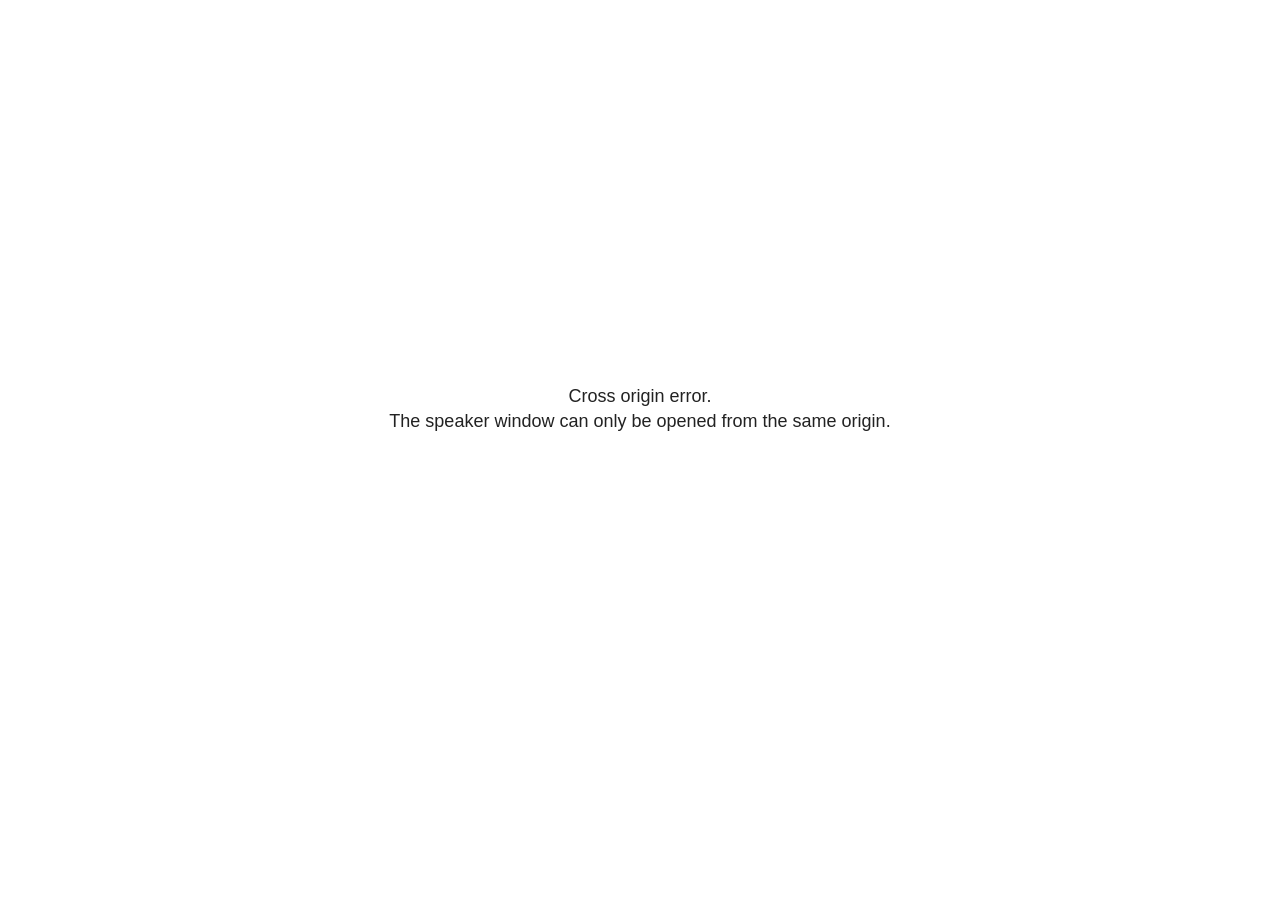
<file: vendor/reveal/plugin/notes/speaker-view.html>
<!--
	NOTE: You need to build the notes plugin after making changes to this file.
-->
<html lang="en">
	<head>
		<meta charset="utf-8">

		<title>reveal.js - Speaker View</title>

		<style>
			body {
				font-family: Helvetica;
				font-size: 18px;
			}

			#current-slide,
			#upcoming-slide,
			#speaker-controls {
				padding: 6px;
				box-sizing: border-box;
				-moz-box-sizing: border-box;
			}

			#current-slide iframe,
			#upcoming-slide iframe {
				width: 100%;
				height: 100%;
				border: 1px solid #ddd;
			}

			#current-slide .label,
			#upcoming-slide .label {
				position: absolute;
				top: 10px;
				left: 10px;
				z-index: 2;
			}

			#connection-status {
				position: absolute;
				top: 0;
				left: 0;
				width: 100%;
				height: 100%;
				z-index: 20;
				padding: 30% 20% 20% 20%;
				font-size: 18px;
				color: #222;
				background: #fff;
				text-align: center;
				box-sizing: border-box;
				line-height: 1.4;
			}

			.overlay-element {
				height: 34px;
				line-height: 34px;
				padding: 0 10px;
				text-shadow: none;
				background: rgba( 220, 220, 220, 0.8 );
				color: #222;
				font-size: 14px;
			}

			.overlay-element.interactive:hover {
				background: rgba( 220, 220, 220, 1 );
			}

			#current-slide {
				position: absolute;
				width: 60%;
				height: 100%;
				top: 0;
				left: 0;
				padding-right: 0;
			}

			#upcoming-slide {
				position: absolute;
				width: 40%;
				height: 40%;
				right: 0;
				top: 0;
			}

			/* Speaker controls */
			#speaker-controls {
				position: absolute;
				top: 40%;
				right: 0;
				width: 40%;
				height: 60%;
				overflow: auto;
				font-size: 18px;
			}

				.speaker-controls-time.hidden,
				.speaker-controls-notes.hidden {
					display: none;
				}

				.speaker-controls-time .label,
				.speaker-controls-pace .label,
				.speaker-controls-notes .label {
					text-transform: uppercase;
					font-weight: normal;
					font-size: 0.66em;
					color: #666;
					margin: 0;
				}

				.speaker-controls-time, .speaker-controls-pace {
					border-bottom: 1px solid rgba( 200, 200, 200, 0.5 );
					margin-bottom: 10px;
					padding: 10px 16px;
					padding-bottom: 20px;
					cursor: pointer;
				}

				.speaker-controls-time .reset-button {
					opacity: 0;
					float: right;
					color: #666;
					text-decoration: none;
				}
				.speaker-controls-time:hover .reset-button {
					opacity: 1;
				}

				.speaker-controls-time .timer,
				.speaker-controls-time .clock {
					width: 50%;
				}

				.speaker-controls-time .timer,
				.speaker-controls-time .clock,
				.speaker-controls-time .pacing .hours-value,
				.speaker-controls-time .pacing .minutes-value,
				.speaker-controls-time .pacing .seconds-value {
					font-size: 1.9em;
				}

				.speaker-controls-time .timer {
					float: left;
				}

				.speaker-controls-time .clock {
					float: right;
					text-align: right;
				}

				.speaker-controls-time span.mute {
					opacity: 0.3;
				}

				.speaker-controls-time .pacing-title {
					margin-top: 5px;
				}

				.speaker-controls-time .pacing.ahead {
					color: blue;
				}

				.speaker-controls-time .pacing.on-track {
					color: green;
				}

				.speaker-controls-time .pacing.behind {
					color: red;
				}

				.speaker-controls-notes {
					padding: 10px 16px;
				}

				.speaker-controls-notes .value {
					margin-top: 5px;
					line-height: 1.4;
					font-size: 1.2em;
				}

			/* Layout selector */
			#speaker-layout {
				position: absolute;
				top: 10px;
				right: 10px;
				color: #222;
				z-index: 10;
			}
				#speaker-layout select {
					position: absolute;
					width: 100%;
					height: 100%;
					top: 0;
					left: 0;
					border: 0;
					box-shadow: 0;
					cursor: pointer;
					opacity: 0;

					font-size: 1em;
					background-color: transparent;

					-moz-appearance: none;
					-webkit-appearance: none;
					-webkit-tap-highlight-color: rgba(0, 0, 0, 0);
				}

				#speaker-layout select:focus {
					outline: none;
					box-shadow: none;
				}

			.clear {
				clear: both;
			}

			/* Speaker layout: Wide */
			body[data-speaker-layout="wide"] #current-slide,
			body[data-speaker-layout="wide"] #upcoming-slide {
				width: 50%;
				height: 45%;
				padding: 6px;
			}

			body[data-speaker-layout="wide"] #current-slide {
				top: 0;
				left: 0;
			}

			body[data-speaker-layout="wide"] #upcoming-slide {
				top: 0;
				left: 50%;
			}

			body[data-speaker-layout="wide"] #speaker-controls {
				top: 45%;
				left: 0;
				width: 100%;
				height: 50%;
				font-size: 1.25em;
			}

			/* Speaker layout: Tall */
			body[data-speaker-layout="tall"] #current-slide,
			body[data-speaker-layout="tall"] #upcoming-slide {
				width: 45%;
				height: 50%;
				padding: 6px;
			}

			body[data-speaker-layout="tall"] #current-slide {
				top: 0;
				left: 0;
			}

			body[data-speaker-layout="tall"] #upcoming-slide {
				top: 50%;
				left: 0;
			}

			body[data-speaker-layout="tall"] #speaker-controls {
				padding-top: 40px;
				top: 0;
				left: 45%;
				width: 55%;
				height: 100%;
				font-size: 1.25em;
			}

			/* Speaker layout: Notes only */
			body[data-speaker-layout="notes-only"] #current-slide,
			body[data-speaker-layout="notes-only"] #upcoming-slide {
				display: none;
			}

			body[data-speaker-layout="notes-only"] #speaker-controls {
				padding-top: 40px;
				top: 0;
				left: 0;
				width: 100%;
				height: 100%;
				font-size: 1.25em;
			}

			@media screen and (max-width: 1080px) {
				body[data-speaker-layout="default"] #speaker-controls {
					font-size: 16px;
				}
			}

			@media screen and (max-width: 900px) {
				body[data-speaker-layout="default"] #speaker-controls {
					font-size: 14px;
				}
			}

			@media screen and (max-width: 800px) {
				body[data-speaker-layout="default"] #speaker-controls {
					font-size: 12px;
				}
			}

		</style>
	</head>

	<body>

		<div id="connection-status">Loading speaker view...</div>

		<div id="current-slide"></div>
		<div id="upcoming-slide"><span class="overlay-element label">Upcoming</span></div>
		<div id="speaker-controls">
			<div class="speaker-controls-time">
				<h4 class="label">Time <span class="reset-button">Click to Reset</span></h4>
				<div class="clock">
					<span class="clock-value">0:00 AM</span>
				</div>
				<div class="timer">
					<span class="hours-value">00</span><span class="minutes-value">:00</span><span class="seconds-value">:00</span>
				</div>
				<div class="clear"></div>

				<h4 class="label pacing-title" style="display: none">Pacing – Time to finish current slide</h4>
				<div class="pacing" style="display: none">
					<span class="hours-value">00</span><span class="minutes-value">:00</span><span class="seconds-value">:00</span>
				</div>
			</div>

			<div class="speaker-controls-notes hidden">
				<h4 class="label">Notes</h4>
				<div class="value"></div>
			</div>
		</div>
		<div id="speaker-layout" class="overlay-element interactive">
			<span class="speaker-layout-label"></span>
			<select class="speaker-layout-dropdown"></select>
		</div>

		<script>

			(function() {

				var notes,
					notesValue,
					currentState,
					currentSlide,
					upcomingSlide,
					layoutLabel,
					layoutDropdown,
					pendingCalls = {},
					lastRevealApiCallId = 0,
					connected = false

				var connectionStatus = document.querySelector( '#connection-status' );

				var SPEAKER_LAYOUTS = {
					'default': 'Default',
					'wide': 'Wide',
					'tall': 'Tall',
					'notes-only': 'Notes only'
				};

				setupLayout();

				let openerOrigin;

				try {
					openerOrigin = window.opener.location.origin;
				}
				catch ( error ) { console.warn( error ) }

				// In order to prevent XSS, the speaker view will only run if its
				// opener has the same origin as itself
				if( window.location.origin !== openerOrigin ) {
					connectionStatus.innerHTML = 'Cross origin error.<br>The speaker window can only be opened from the same origin.';
					return;
				}

				var connectionTimeout = setTimeout( function() {
					connectionStatus.innerHTML = 'Error connecting to main window.<br>Please try closing and reopening the speaker view.';
				}, 5000 );

				window.addEventListener( 'message', function( event ) {

					// Validate the origin of all messages to avoid parsing messages
					// that aren't meant for us. Ignore when running off file:// so
					// that the speaker view continues to work without a web server.
					if( window.location.origin !== event.origin && window.location.origin !== 'file://' ) {
						return
					}

					clearTimeout( connectionTimeout );
					connectionStatus.style.display = 'none';

					var data = JSON.parse( event.data );

					// The overview mode is only useful to the reveal.js instance
					// where navigation occurs so we don't sync it
					if( data.state ) delete data.state.overview;

					// Messages sent by the notes plugin inside of the main window
					if( data && data.namespace === 'reveal-notes' ) {
						if( data.type === 'connect' ) {
							handleConnectMessage( data );
						}
						else if( data.type === 'state' ) {
							handleStateMessage( data );
						}
						else if( data.type === 'return' ) {
							pendingCalls[data.callId](data.result);
							delete pendingCalls[data.callId];
						}
					}
					// Messages sent by the reveal.js inside of the current slide preview
					else if( data && data.namespace === 'reveal' ) {
						const supportedEvents = [
							'slidechanged',
							'fragmentshown',
							'fragmenthidden',
							'paused',
							'resumed',
							'previewiframe',
							'previewimage',
							'previewvideo',
							'closeoverlay'
						];

						if( /ready/.test( data.eventName ) ) {
							// Send a message back to notify that the handshake is complete
							window.opener.postMessage( JSON.stringify({ namespace: 'reveal-notes', type: 'connected'} ), '*' );
						}
						else if( supportedEvents.includes( data.eventName ) && currentState !== JSON.stringify( data.state ) ) {
							dispatchStateToMainWindow( data.state );
						}
					}

				} );

				/**
				 * Updates the presentation in the main window to match the state
				 * of the presentation in the notes window.
				 */
				const dispatchStateToMainWindow = debounce(( state ) => {
					window.opener.postMessage( JSON.stringify({ method: 'setState', args: [ state ]} ), '*' );
				}, 500);

				/**
				 * Asynchronously calls the Reveal.js API of the main frame.
				 */
				function callRevealApi( methodName, methodArguments, callback ) {

					var callId = ++lastRevealApiCallId;
					pendingCalls[callId] = callback;
					window.opener.postMessage( JSON.stringify( {
						namespace: 'reveal-notes',
						type: 'call',
						callId: callId,
						methodName: methodName,
						arguments: methodArguments
					} ), '*' );

				}

				/**
				 * Called when the main window is trying to establish a
				 * connection.
				 */
				function handleConnectMessage( data ) {

					if( connected === false ) {
						connected = true;

						setupIframes( data );
						setupKeyboard();
						setupNotes();
						setupTimer();
						setupHeartbeat();
					}

				}

				/**
				 * Called when the main window sends an updated state.
				 */
				function handleStateMessage( data ) {

					// Store the most recently set state to avoid circular loops
					// applying the same state
					currentState = JSON.stringify( data.state );

					// No need for updating the notes in case of fragment changes
					if ( data.notes ) {
						notes.classList.remove( 'hidden' );
						notesValue.style.whiteSpace = data.whitespace;
						if( data.markdown ) {
							notesValue.innerHTML = marked( data.notes );
						}
						else {
							notesValue.innerHTML = data.notes;
						}
					}
					else {
						notes.classList.add( 'hidden' );
					}

					// Don't show lightboxes in the upcoming slide
					const { previewVideo, previewImage, previewIframe, ...upcomingState } = data.state;

					// Update the note slides
					currentSlide.contentWindow.postMessage( JSON.stringify({ method: 'setState', args: [ data.state ] }), '*' );
					upcomingSlide.contentWindow.postMessage( JSON.stringify({ method: 'setState', args: [ upcomingState ] }), '*' );
					upcomingSlide.contentWindow.postMessage( JSON.stringify({ method: 'next' }), '*' );

				}

				// Limit to max one state update per X ms
				handleStateMessage = debounce( handleStateMessage, 200 );

				/**
				 * Forward keyboard events to the current slide window.
				 * This enables keyboard events to work even if focus
				 * isn't set on the current slide iframe.
				 *
				 * Block F5 default handling, it reloads and disconnects
				 * the speaker notes window.
				 */
				function setupKeyboard() {

					document.addEventListener( 'keydown', function( event ) {
						if( event.keyCode === 116 || ( event.metaKey && event.keyCode === 82 ) ) {
							event.preventDefault();
							return false;
						}
						currentSlide.contentWindow.postMessage( JSON.stringify({ method: 'triggerKey', args: [ event.keyCode ] }), '*' );
					} );

				}

				/**
				 * Creates the preview iframes.
				 */
				function setupIframes( data ) {

					var params = [
						'receiver',
						'progress=false',
						'history=false',
						'transition=none',
						'autoSlide=0',
						'backgroundTransition=none'
					].join( '&' );

					var urlSeparator = /\?/.test(data.url) ? '&' : '?';
					var hash = '#/' + data.state.indexh + '/' + data.state.indexv;
					var currentURL = data.url + urlSeparator + params + '&scrollActivationWidth=false&postMessageEvents=true' + hash;
					var upcomingURL = data.url + urlSeparator + params + '&scrollActivationWidth=false&controls=false' + hash;

					currentSlide = document.createElement( 'iframe' );
					currentSlide.setAttribute( 'width', 1280 );
					currentSlide.setAttribute( 'height', 1024 );
					currentSlide.setAttribute( 'src', currentURL );
					document.querySelector( '#current-slide' ).appendChild( currentSlide );

					upcomingSlide = document.createElement( 'iframe' );
					upcomingSlide.setAttribute( 'width', 640 );
					upcomingSlide.setAttribute( 'height', 512 );
					upcomingSlide.setAttribute( 'src', upcomingURL );
					document.querySelector( '#upcoming-slide' ).appendChild( upcomingSlide );

				}

				/**
				 * Setup the notes UI.
				 */
				function setupNotes() {

					notes = document.querySelector( '.speaker-controls-notes' );
					notesValue = document.querySelector( '.speaker-controls-notes .value' );

				}

				/**
				 * We send out a heartbeat at all times to ensure we can
				 * reconnect with the main presentation window after reloads.
				 */
				function setupHeartbeat() {

					setInterval( () => {
						window.opener.postMessage( JSON.stringify({ namespace: 'reveal-notes', type: 'heartbeat'} ), '*' );
					}, 1000 );

				}

				function getTimings( callback ) {

					callRevealApi( 'getSlidesAttributes', [], function ( slideAttributes ) {
						callRevealApi( 'getConfig', [], function ( config ) {
							var totalTime = config.totalTime;
							var minTimePerSlide = config.minimumTimePerSlide || 0;
							var defaultTiming = config.defaultTiming;
							if ((defaultTiming == null) && (totalTime == null)) {
								callback(null);
								return;
							}
							// Setting totalTime overrides defaultTiming
							if (totalTime) {
								defaultTiming = 0;
							}
							var timings = [];
							for ( var i in slideAttributes ) {
								var slide = slideAttributes[ i ];
								var timing = defaultTiming;
								if( slide.hasOwnProperty( 'data-timing' )) {
									var t = slide[ 'data-timing' ];
									timing = parseInt(t);
									if( isNaN(timing) ) {
										console.warn("Could not parse timing '" + t + "' of slide " + i + "; using default of " + defaultTiming);
										timing = defaultTiming;
									}
								}
								timings.push(timing);
							}
							if ( totalTime ) {
								// After we've allocated time to individual slides, we summarize it and
								// subtract it from the total time
								var remainingTime = totalTime - timings.reduce( function(a, b) { return a + b; }, 0 );
								// The remaining time is divided by the number of slides that have 0 seconds
								// allocated at the moment, giving the average time-per-slide on the remaining slides
								var remainingSlides = (timings.filter( function(x) { return x == 0 }) ).length
								var timePerSlide = Math.round( remainingTime / remainingSlides, 0 )
								// And now we replace every zero-value timing with that average
								timings = timings.map( function(x) { return (x==0 ? timePerSlide : x) } );
							}
							var slidesUnderMinimum = timings.filter( function(x) { return (x < minTimePerSlide) } ).length
							if ( slidesUnderMinimum ) {
								message = "The pacing time for " + slidesUnderMinimum + " slide(s) is under the configured minimum of " + minTimePerSlide + " seconds. Check the data-timing attribute on individual slides, or consider increasing the totalTime or minimumTimePerSlide configuration options (or removing some slides).";
								alert(message);
							}
							callback( timings );
						} );
					} );

				}

				/**
				 * Return the number of seconds allocated for presenting
				 * all slides up to and including this one.
				 */
				function getTimeAllocated( timings, callback ) {

					callRevealApi( 'getSlidePastCount', [], function ( currentSlide ) {
						var allocated = 0;
						for (var i in timings.slice(0, currentSlide + 1)) {
							allocated += timings[i];
						}
						callback( allocated );
					} );

				}

				/**
				 * Create the timer and clock and start updating them
				 * at an interval.
				 */
				function setupTimer() {

					var start = new Date(),
					timeEl = document.querySelector( '.speaker-controls-time' ),
					clockEl = timeEl.querySelector( '.clock-value' ),
					hoursEl = timeEl.querySelector( '.hours-value' ),
					minutesEl = timeEl.querySelector( '.minutes-value' ),
					secondsEl = timeEl.querySelector( '.seconds-value' ),
					pacingTitleEl = timeEl.querySelector( '.pacing-title' ),
					pacingEl = timeEl.querySelector( '.pacing' ),
					pacingHoursEl = pacingEl.querySelector( '.hours-value' ),
					pacingMinutesEl = pacingEl.querySelector( '.minutes-value' ),
					pacingSecondsEl = pacingEl.querySelector( '.seconds-value' );

					var timings = null;
					getTimings( function ( _timings ) {

						timings = _timings;
						if (_timings !== null) {
							pacingTitleEl.style.removeProperty('display');
							pacingEl.style.removeProperty('display');
						}

						// Update once directly
						_updateTimer();

						// Then update every second
						setInterval( _updateTimer, 1000 );

					} );


					function _resetTimer() {

						if (timings == null) {
							start = new Date();
							_updateTimer();
						}
						else {
							// Reset timer to beginning of current slide
							getTimeAllocated( timings, function ( slideEndTimingSeconds ) {
								var slideEndTiming = slideEndTimingSeconds * 1000;
								callRevealApi( 'getSlidePastCount', [], function ( currentSlide ) {
									var currentSlideTiming = timings[currentSlide] * 1000;
									var previousSlidesTiming = slideEndTiming - currentSlideTiming;
									var now = new Date();
									start = new Date(now.getTime() - previousSlidesTiming);
									_updateTimer();
								} );
							} );
						}

					}

					timeEl.addEventListener( 'click', function() {
						_resetTimer();
						return false;
					} );

					function _displayTime( hrEl, minEl, secEl, time) {

						var sign = Math.sign(time) == -1 ? "-" : "";
						time = Math.abs(Math.round(time / 1000));
						var seconds = time % 60;
						var minutes = Math.floor( time / 60 ) % 60 ;
						var hours = Math.floor( time / ( 60 * 60 )) ;
						hrEl.innerHTML = sign + zeroPadInteger( hours );
						if (hours == 0) {
							hrEl.classList.add( 'mute' );
						}
						else {
							hrEl.classList.remove( 'mute' );
						}
						minEl.innerHTML = ':' + zeroPadInteger( minutes );
						if (hours == 0 && minutes == 0) {
							minEl.classList.add( 'mute' );
						}
						else {
							minEl.classList.remove( 'mute' );
						}
						secEl.innerHTML = ':' + zeroPadInteger( seconds );
					}

					function _updateTimer() {

						var diff, hours, minutes, seconds,
						now = new Date();

						diff = now.getTime() - start.getTime();

						clockEl.innerHTML = now.toLocaleTimeString( 'en-US', { hour12: true, hour: '2-digit', minute:'2-digit' } );
						_displayTime( hoursEl, minutesEl, secondsEl, diff );
						if (timings !== null) {
							_updatePacing(diff);
						}

					}

					function _updatePacing(diff) {

						getTimeAllocated( timings, function ( slideEndTimingSeconds ) {
							var slideEndTiming = slideEndTimingSeconds * 1000;

							callRevealApi( 'getSlidePastCount', [], function ( currentSlide ) {
								var currentSlideTiming = timings[currentSlide] * 1000;
								var timeLeftCurrentSlide = slideEndTiming - diff;
								if (timeLeftCurrentSlide < 0) {
									pacingEl.className = 'pacing behind';
								}
								else if (timeLeftCurrentSlide < currentSlideTiming) {
									pacingEl.className = 'pacing on-track';
								}
								else {
									pacingEl.className = 'pacing ahead';
								}
								_displayTime( pacingHoursEl, pacingMinutesEl, pacingSecondsEl, timeLeftCurrentSlide );
							} );
						} );
					}

				}

				/**
				 * Sets up the speaker view layout and layout selector.
				 */
				function setupLayout() {

					layoutDropdown = document.querySelector( '.speaker-layout-dropdown' );
					layoutLabel = document.querySelector( '.speaker-layout-label' );

					// Render the list of available layouts
					for( var id in SPEAKER_LAYOUTS ) {
						var option = document.createElement( 'option' );
						option.setAttribute( 'value', id );
						option.textContent = SPEAKER_LAYOUTS[ id ];
						layoutDropdown.appendChild( option );
					}

					// Monitor the dropdown for changes
					layoutDropdown.addEventListener( 'change', function( event ) {

						setLayout( layoutDropdown.value );

					}, false );

					// Restore any currently persisted layout
					setLayout( getLayout() );

				}

				/**
				 * Sets a new speaker view layout. The layout is persisted
				 * in local storage.
				 */
				function setLayout( value ) {

					var title = SPEAKER_LAYOUTS[ value ];

					layoutLabel.innerHTML = 'Layout' + ( title ? ( ': ' + title ) : '' );
					layoutDropdown.value = value;

					document.body.setAttribute( 'data-speaker-layout', value );

					// Persist locally
					if( supportsLocalStorage() ) {
						window.localStorage.setItem( 'reveal-speaker-layout', value );
					}

				}

				/**
				 * Returns the ID of the most recently set speaker layout
				 * or our default layout if none has been set.
				 */
				function getLayout() {

					if( supportsLocalStorage() ) {
						var layout = window.localStorage.getItem( 'reveal-speaker-layout' );
						if( layout ) {
							return layout;
						}
					}

					// Default to the first record in the layouts hash
					for( var id in SPEAKER_LAYOUTS ) {
						return id;
					}

				}

				function supportsLocalStorage() {

					try {
						localStorage.setItem('test', 'test');
						localStorage.removeItem('test');
						return true;
					}
					catch( e ) {
						return false;
					}

				}

				function zeroPadInteger( num ) {

					var str = '00' + parseInt( num );
					return str.substring( str.length - 2 );

				}

				/**
				 * Limits the frequency at which a function can be called.
				 */
				function debounce( fn, ms ) {

					var lastTime = 0,
						timeout;

					return function() {

						var args = arguments;
						var context = this;

						clearTimeout( timeout );

						var timeSinceLastCall = Date.now() - lastTime;
						if( timeSinceLastCall > ms ) {
							fn.apply( context, args );
							lastTime = Date.now();
						}
						else {
							timeout = setTimeout( function() {
								fn.apply( context, args );
								lastTime = Date.now();
							}, ms - timeSinceLastCall );
						}

					}

				}

			})();

		</script>
	</body>
</html>
</file>
<file: vendor/reveal/dist/reveal.css>
/**
 * reveal.js 5.2.0
 * https://revealjs.com
 * MIT licensed
 *
 * Copyright (C) 2011-2024 Hakim El Hattab, https://hakim.se
 */

.reveal .r-stretch,.reveal .stretch{max-width:none;max-height:none}.reveal pre.r-stretch code,.reveal pre.stretch code{height:100%;max-height:100%;box-sizing:border-box}.reveal .r-fit-text{display:inline-block;white-space:nowrap}.reveal .r-stack{display:grid;grid-template-rows:100%}.reveal .r-stack>*{grid-area:1/1;margin:auto}.reveal .r-hstack,.reveal .r-vstack{display:flex}.reveal .r-hstack img,.reveal .r-hstack video,.reveal .r-vstack img,.reveal .r-vstack video{min-width:0;min-height:0;object-fit:contain}.reveal .r-vstack{flex-direction:column;align-items:center;justify-content:center}.reveal .r-hstack{flex-direction:row;align-items:center;justify-content:center}.reveal .items-stretch{align-items:stretch}.reveal .items-start{align-items:flex-start}.reveal .items-center{align-items:center}.reveal .items-end{align-items:flex-end}.reveal .justify-between{justify-content:space-between}.reveal .justify-around{justify-content:space-around}.reveal .justify-start{justify-content:flex-start}.reveal .justify-center{justify-content:center}.reveal .justify-end{justify-content:flex-end}html.reveal-full-page{width:100%;height:100%;height:100vh;height:calc(var(--vh,1vh) * 100);height:100dvh;overflow:hidden}.reveal-viewport{height:100%;overflow:hidden;position:relative;line-height:1;margin:0;background-color:#fff;color:#000;--r-controls-spacing:12px;--r-overlay-header-height:40px;--r-overlay-margin:0px;--r-overlay-padding:6px;--r-overlay-gap:5px}@media screen and (max-width:1024px),(max-height:768px){.reveal-viewport{--r-overlay-header-height:26px}}.reveal-viewport:fullscreen{top:0!important;left:0!important;width:100%!important;height:100%!important;transform:none!important}.reveal .fragment{transition:all .2s ease}.reveal .fragment:not(.custom){opacity:0;visibility:hidden;will-change:opacity}.reveal .fragment.visible{opacity:1;visibility:inherit}.reveal .fragment.disabled{transition:none}.reveal .fragment.grow{opacity:1;visibility:inherit}.reveal .fragment.grow.visible{transform:scale(1.3)}.reveal .fragment.shrink{opacity:1;visibility:inherit}.reveal .fragment.shrink.visible{transform:scale(.7)}.reveal .fragment.zoom-in{transform:scale(.1)}.reveal .fragment.zoom-in.visible{transform:none}.reveal .fragment.fade-out{opacity:1;visibility:inherit}.reveal .fragment.fade-out.visible{opacity:0;visibility:hidden}.reveal .fragment.semi-fade-out{opacity:1;visibility:inherit}.reveal .fragment.semi-fade-out.visible{opacity:.5;visibility:inherit}.reveal .fragment.strike{opacity:1;visibility:inherit}.reveal .fragment.strike.visible{text-decoration:line-through}.reveal .fragment.fade-up{transform:translate(0,40px)}.reveal .fragment.fade-up.visible{transform:translate(0,0)}.reveal .fragment.fade-down{transform:translate(0,-40px)}.reveal .fragment.fade-down.visible{transform:translate(0,0)}.reveal .fragment.fade-right{transform:translate(-40px,0)}.reveal .fragment.fade-right.visible{transform:translate(0,0)}.reveal .fragment.fade-left{transform:translate(40px,0)}.reveal .fragment.fade-left.visible{transform:translate(0,0)}.reveal .fragment.current-visible,.reveal .fragment.fade-in-then-out{opacity:0;visibility:hidden}.reveal .fragment.current-visible.current-fragment,.reveal .fragment.fade-in-then-out.current-fragment{opacity:1;visibility:inherit}.reveal .fragment.fade-in-then-semi-out{opacity:0;visibility:hidden}.reveal .fragment.fade-in-then-semi-out.visible{opacity:.5;visibility:inherit}.reveal .fragment.fade-in-then-semi-out.current-fragment{opacity:1;visibility:inherit}.reveal .fragment.highlight-blue,.reveal .fragment.highlight-current-blue,.reveal .fragment.highlight-current-green,.reveal .fragment.highlight-current-red,.reveal .fragment.highlight-green,.reveal .fragment.highlight-red{opacity:1;visibility:inherit}.reveal .fragment.highlight-red.visible{color:#ff2c2d}.reveal .fragment.highlight-green.visible{color:#17ff2e}.reveal .fragment.highlight-blue.visible{color:#1b91ff}.reveal .fragment.highlight-current-red.current-fragment{color:#ff2c2d}.reveal .fragment.highlight-current-green.current-fragment{color:#17ff2e}.reveal .fragment.highlight-current-blue.current-fragment{color:#1b91ff}.reveal:after{content:"";font-style:italic}.reveal iframe{z-index:1}.reveal a{position:relative}@keyframes bounce-right{0%,10%,25%,40%,50%{transform:translateX(0)}20%{transform:translateX(10px)}30%{transform:translateX(-5px)}}@keyframes bounce-left{0%,10%,25%,40%,50%{transform:translateX(0)}20%{transform:translateX(-10px)}30%{transform:translateX(5px)}}@keyframes bounce-down{0%,10%,25%,40%,50%{transform:translateY(0)}20%{transform:translateY(10px)}30%{transform:translateY(-5px)}}.reveal .controls{display:none;position:absolute;top:auto;bottom:var(--r-controls-spacing);right:var(--r-controls-spacing);left:auto;z-index:11;color:#000;pointer-events:none;font-size:10px}.reveal .controls button{position:absolute;padding:0;background-color:transparent;border:0;outline:0;cursor:pointer;color:currentColor;transform:scale(.9999);transition:color .2s ease,opacity .2s ease,transform .2s ease;z-index:2;pointer-events:auto;font-size:inherit;visibility:hidden;opacity:0;-webkit-appearance:none;-webkit-tap-highlight-color:transparent}.reveal .controls .controls-arrow:after,.reveal .controls .controls-arrow:before{content:"";position:absolute;top:0;left:0;width:2.6em;height:.5em;border-radius:.25em;background-color:currentColor;transition:all .15s ease,background-color .8s ease;transform-origin:.2em 50%;will-change:transform}.reveal .controls .controls-arrow{position:relative;width:3.6em;height:3.6em}.reveal .controls .controls-arrow:before{transform:translateX(.5em) translateY(1.55em) rotate(45deg)}.reveal .controls .controls-arrow:after{transform:translateX(.5em) translateY(1.55em) rotate(-45deg)}.reveal .controls .controls-arrow:hover:before{transform:translateX(.5em) translateY(1.55em) rotate(40deg)}.reveal .controls .controls-arrow:hover:after{transform:translateX(.5em) translateY(1.55em) rotate(-40deg)}.reveal .controls .controls-arrow:active:before{transform:translateX(.5em) translateY(1.55em) rotate(36deg)}.reveal .controls .controls-arrow:active:after{transform:translateX(.5em) translateY(1.55em) rotate(-36deg)}.reveal .controls .navigate-left{right:6.4em;bottom:3.2em;transform:translateX(-10px)}.reveal .controls .navigate-left.highlight{animation:bounce-left 2s 50 both ease-out}.reveal .controls .navigate-right{right:0;bottom:3.2em;transform:translateX(10px)}.reveal .controls .navigate-right .controls-arrow{transform:rotate(180deg)}.reveal .controls .navigate-right.highlight{animation:bounce-right 2s 50 both ease-out}.reveal .controls .navigate-up{right:3.2em;bottom:6.4em;transform:translateY(-10px)}.reveal .controls .navigate-up .controls-arrow{transform:rotate(90deg)}.reveal .controls .navigate-down{right:3.2em;bottom:-1.4em;padding-bottom:1.4em;transform:translateY(10px)}.reveal .controls .navigate-down .controls-arrow{transform:rotate(-90deg)}.reveal .controls .navigate-down.highlight{animation:bounce-down 2s 50 both ease-out}.reveal .controls[data-controls-back-arrows=faded] .navigate-up.enabled{opacity:.3}.reveal .controls[data-controls-back-arrows=faded] .navigate-up.enabled:hover{opacity:1}.reveal .controls[data-controls-back-arrows=hidden] .navigate-up.enabled{opacity:0;visibility:hidden}.reveal .controls .enabled{visibility:visible;opacity:.9;cursor:pointer;transform:none}.reveal .controls .enabled.fragmented{opacity:.5}.reveal .controls .enabled.fragmented:hover,.reveal .controls .enabled:hover{opacity:1}.reveal:not(.rtl) .controls[data-controls-back-arrows=faded] .navigate-left.enabled{opacity:.3}.reveal:not(.rtl) .controls[data-controls-back-arrows=faded] .navigate-left.enabled:hover{opacity:1}.reveal:not(.rtl) .controls[data-controls-back-arrows=hidden] .navigate-left.enabled{opacity:0;visibility:hidden}.reveal.rtl .controls[data-controls-back-arrows=faded] .navigate-right.enabled{opacity:.3}.reveal.rtl .controls[data-controls-back-arrows=faded] .navigate-right.enabled:hover{opacity:1}.reveal.rtl .controls[data-controls-back-arrows=hidden] .navigate-right.enabled{opacity:0;visibility:hidden}.reveal[data-navigation-mode=linear].has-horizontal-slides .navigate-down,.reveal[data-navigation-mode=linear].has-horizontal-slides .navigate-up{display:none}.reveal:not(.has-vertical-slides) .controls .navigate-left,.reveal[data-navigation-mode=linear].has-horizontal-slides .navigate-left{bottom:1.4em;right:5.5em}.reveal:not(.has-vertical-slides) .controls .navigate-right,.reveal[data-navigation-mode=linear].has-horizontal-slides .navigate-right{bottom:1.4em;right:.5em}.reveal:not(.has-horizontal-slides) .controls .navigate-up{right:1.4em;bottom:5em}.reveal:not(.has-horizontal-slides) .controls .navigate-down{right:1.4em;bottom:.5em}.reveal.has-dark-background .controls{color:#fff}.reveal.has-light-background .controls{color:#000}.reveal.no-hover .controls .controls-arrow:active:before,.reveal.no-hover .controls .controls-arrow:hover:before{transform:translateX(.5em) translateY(1.55em) rotate(45deg)}.reveal.no-hover .controls .controls-arrow:active:after,.reveal.no-hover .controls .controls-arrow:hover:after{transform:translateX(.5em) translateY(1.55em) rotate(-45deg)}@media screen and (min-width:500px){.reveal-viewport{--r-controls-spacing:0.8em}.reveal .controls[data-controls-layout=edges]{top:0;right:0;bottom:0;left:0}.reveal .controls[data-controls-layout=edges] .navigate-down,.reveal .controls[data-controls-layout=edges] .navigate-left,.reveal .controls[data-controls-layout=edges] .navigate-right,.reveal .controls[data-controls-layout=edges] .navigate-up{bottom:auto;right:auto}.reveal .controls[data-controls-layout=edges] .navigate-left{top:50%;left:var(--r-controls-spacing);margin-top:-1.8em}.reveal .controls[data-controls-layout=edges] .navigate-right{top:50%;right:var(--r-controls-spacing);margin-top:-1.8em}.reveal .controls[data-controls-layout=edges] .navigate-up{top:var(--r-controls-spacing);left:50%;margin-left:-1.8em}.reveal .controls[data-controls-layout=edges] .navigate-down{bottom:calc(var(--r-controls-spacing) - 1.4em + .3em);left:50%;margin-left:-1.8em}}.reveal .progress{position:absolute;display:none;height:3px;width:100%;bottom:0;left:0;z-index:10;background-color:rgba(0,0,0,.2);color:#fff}.reveal .progress:after{content:"";display:block;position:absolute;height:10px;width:100%;top:-10px}.reveal .progress span{display:block;height:100%;width:100%;background-color:currentColor;transition:transform .8s cubic-bezier(.26,.86,.44,.985);transform-origin:0 0;transform:scaleX(0)}.reveal .slide-number{position:absolute;display:block;right:8px;bottom:8px;z-index:31;font-family:Helvetica,sans-serif;font-size:12px;line-height:1;color:#fff;background-color:rgba(0,0,0,.4);padding:5px}.reveal .slide-number a{color:currentColor}.reveal .slide-number-delimiter{margin:0 3px}.reveal{position:relative;width:100%;height:100%;overflow:hidden;touch-action:pinch-zoom}.reveal.embedded{touch-action:pan-y}.reveal.embedded.is-vertical-slide{touch-action:none}.reveal .slides{position:absolute;width:100%;height:100%;top:0;right:0;bottom:0;left:0;margin:auto;pointer-events:none;overflow:visible;z-index:1;text-align:center;perspective:600px;perspective-origin:50% 40%}.reveal .slides>section{perspective:600px}.reveal .slides>section,.reveal .slides>section>section{display:none;position:absolute;width:100%;pointer-events:auto;z-index:10;transform-style:flat;transition:transform-origin .8s cubic-bezier(.26,.86,.44,.985),transform .8s cubic-bezier(.26,.86,.44,.985),visibility .8s cubic-bezier(.26,.86,.44,.985),opacity .8s cubic-bezier(.26,.86,.44,.985)}.reveal[data-transition-speed=fast] .slides section{transition-duration:.4s}.reveal[data-transition-speed=slow] .slides section{transition-duration:1.2s}.reveal .slides section[data-transition-speed=fast]{transition-duration:.4s}.reveal .slides section[data-transition-speed=slow]{transition-duration:1.2s}.reveal .slides>section.stack{padding-top:0;padding-bottom:0;pointer-events:none;height:100%}.reveal .slides>section.present,.reveal .slides>section>section.present{display:block;z-index:11;opacity:1}.reveal .slides>section:empty,.reveal .slides>section>section:empty,.reveal .slides>section>section[data-background-interactive],.reveal .slides>section[data-background-interactive]{pointer-events:none}.reveal.center,.reveal.center .slides,.reveal.center .slides section{min-height:0!important}.reveal .slides>section:not(.present),.reveal .slides>section>section:not(.present){pointer-events:none}.reveal.overview .slides>section,.reveal.overview .slides>section>section{pointer-events:auto}.reveal .slides>section.future,.reveal .slides>section.future>section,.reveal .slides>section.past,.reveal .slides>section.past>section,.reveal .slides>section>section.future,.reveal .slides>section>section.past{opacity:0}.reveal .slides>section[data-transition=slide].past,.reveal .slides>section[data-transition~=slide-out].past,.reveal.slide .slides>section:not([data-transition]).past{transform:translate(-150%,0)}.reveal .slides>section[data-transition=slide].future,.reveal .slides>section[data-transition~=slide-in].future,.reveal.slide .slides>section:not([data-transition]).future{transform:translate(150%,0)}.reveal .slides>section>section[data-transition=slide].past,.reveal .slides>section>section[data-transition~=slide-out].past,.reveal.slide .slides>section>section:not([data-transition]).past{transform:translate(0,-150%)}.reveal .slides>section>section[data-transition=slide].future,.reveal .slides>section>section[data-transition~=slide-in].future,.reveal.slide .slides>section>section:not([data-transition]).future{transform:translate(0,150%)}.reveal .slides>section[data-transition=linear].past,.reveal .slides>section[data-transition~=linear-out].past,.reveal.linear .slides>section:not([data-transition]).past{transform:translate(-150%,0)}.reveal .slides>section[data-transition=linear].future,.reveal .slides>section[data-transition~=linear-in].future,.reveal.linear .slides>section:not([data-transition]).future{transform:translate(150%,0)}.reveal .slides>section>section[data-transition=linear].past,.reveal .slides>section>section[data-transition~=linear-out].past,.reveal.linear .slides>section>section:not([data-transition]).past{transform:translate(0,-150%)}.reveal .slides>section>section[data-transition=linear].future,.reveal .slides>section>section[data-transition~=linear-in].future,.reveal.linear .slides>section>section:not([data-transition]).future{transform:translate(0,150%)}.reveal .slides section[data-transition=default].stack,.reveal.default .slides section.stack{transform-style:preserve-3d}.reveal .slides>section[data-transition=default].past,.reveal .slides>section[data-transition~=default-out].past,.reveal.default .slides>section:not([data-transition]).past{transform:translate3d(-100%,0,0) rotateY(-90deg) translate3d(-100%,0,0)}.reveal .slides>section[data-transition=default].future,.reveal .slides>section[data-transition~=default-in].future,.reveal.default .slides>section:not([data-transition]).future{transform:translate3d(100%,0,0) rotateY(90deg) translate3d(100%,0,0)}.reveal .slides>section>section[data-transition=default].past,.reveal .slides>section>section[data-transition~=default-out].past,.reveal.default .slides>section>section:not([data-transition]).past{transform:translate3d(0,-300px,0) rotateX(70deg) translate3d(0,-300px,0)}.reveal .slides>section>section[data-transition=default].future,.reveal .slides>section>section[data-transition~=default-in].future,.reveal.default .slides>section>section:not([data-transition]).future{transform:translate3d(0,300px,0) rotateX(-70deg) translate3d(0,300px,0)}.reveal .slides section[data-transition=convex].stack,.reveal.convex .slides section.stack{transform-style:preserve-3d}.reveal .slides>section[data-transition=convex].past,.reveal .slides>section[data-transition~=convex-out].past,.reveal.convex .slides>section:not([data-transition]).past{transform:translate3d(-100%,0,0) rotateY(-90deg) translate3d(-100%,0,0)}.reveal .slides>section[data-transition=convex].future,.reveal .slides>section[data-transition~=convex-in].future,.reveal.convex .slides>section:not([data-transition]).future{transform:translate3d(100%,0,0) rotateY(90deg) translate3d(100%,0,0)}.reveal .slides>section>section[data-transition=convex].past,.reveal .slides>section>section[data-transition~=convex-out].past,.reveal.convex .slides>section>section:not([data-transition]).past{transform:translate3d(0,-300px,0) rotateX(70deg) translate3d(0,-300px,0)}.reveal .slides>section>section[data-transition=convex].future,.reveal .slides>section>section[data-transition~=convex-in].future,.reveal.convex .slides>section>section:not([data-transition]).future{transform:translate3d(0,300px,0) rotateX(-70deg) translate3d(0,300px,0)}.reveal .slides section[data-transition=concave].stack,.reveal.concave .slides section.stack{transform-style:preserve-3d}.reveal .slides>section[data-transition=concave].past,.reveal .slides>section[data-transition~=concave-out].past,.reveal.concave .slides>section:not([data-transition]).past{transform:translate3d(-100%,0,0) rotateY(90deg) translate3d(-100%,0,0)}.reveal .slides>section[data-transition=concave].future,.reveal .slides>section[data-transition~=concave-in].future,.reveal.concave .slides>section:not([data-transition]).future{transform:translate3d(100%,0,0) rotateY(-90deg) translate3d(100%,0,0)}.reveal .slides>section>section[data-transition=concave].past,.reveal .slides>section>section[data-transition~=concave-out].past,.reveal.concave .slides>section>section:not([data-transition]).past{transform:translate3d(0,-80%,0) rotateX(-70deg) translate3d(0,-80%,0)}.reveal .slides>section>section[data-transition=concave].future,.reveal .slides>section>section[data-transition~=concave-in].future,.reveal.concave .slides>section>section:not([data-transition]).future{transform:translate3d(0,80%,0) rotateX(70deg) translate3d(0,80%,0)}.reveal .slides section[data-transition=zoom],.reveal.zoom .slides section:not([data-transition]){transition-timing-function:ease}.reveal .slides>section[data-transition=zoom].past,.reveal .slides>section[data-transition~=zoom-out].past,.reveal.zoom .slides>section:not([data-transition]).past{visibility:hidden;transform:scale(16)}.reveal .slides>section[data-transition=zoom].future,.reveal .slides>section[data-transition~=zoom-in].future,.reveal.zoom .slides>section:not([data-transition]).future{visibility:hidden;transform:scale(.2)}.reveal .slides>section>section[data-transition=zoom].past,.reveal .slides>section>section[data-transition~=zoom-out].past,.reveal.zoom .slides>section>section:not([data-transition]).past{transform:scale(16)}.reveal .slides>section>section[data-transition=zoom].future,.reveal .slides>section>section[data-transition~=zoom-in].future,.reveal.zoom .slides>section>section:not([data-transition]).future{transform:scale(.2)}.reveal.cube .slides{perspective:1300px}.reveal.cube .slides section{padding:30px;min-height:700px;backface-visibility:hidden;box-sizing:border-box;transform-style:preserve-3d}.reveal.center.cube .slides section{min-height:0}.reveal.cube .slides section:not(.stack):before{content:"";position:absolute;display:block;width:100%;height:100%;left:0;top:0;background:rgba(0,0,0,.1);border-radius:4px;transform:translateZ(-20px)}.reveal.cube .slides section:not(.stack):after{content:"";position:absolute;display:block;width:90%;height:30px;left:5%;bottom:0;background:0 0;z-index:1;border-radius:4px;box-shadow:0 95px 25px rgba(0,0,0,.2);transform:translateZ(-90px) rotateX(65deg)}.reveal.cube .slides>section.stack{padding:0;background:0 0}.reveal.cube .slides>section.past{transform-origin:100% 0;transform:translate3d(-100%,0,0) rotateY(-90deg)}.reveal.cube .slides>section.future{transform-origin:0 0;transform:translate3d(100%,0,0) rotateY(90deg)}.reveal.cube .slides>section>section.past{transform-origin:0 100%;transform:translate3d(0,-100%,0) rotateX(90deg)}.reveal.cube .slides>section>section.future{transform-origin:0 0;transform:translate3d(0,100%,0) rotateX(-90deg)}.reveal.page .slides{perspective-origin:0 50%;perspective:3000px}.reveal.page .slides section{padding:30px;min-height:700px;box-sizing:border-box;transform-style:preserve-3d}.reveal.page .slides section.past{z-index:12}.reveal.page .slides section:not(.stack):before{content:"";position:absolute;display:block;width:100%;height:100%;left:0;top:0;background:rgba(0,0,0,.1);transform:translateZ(-20px)}.reveal.page .slides section:not(.stack):after{content:"";position:absolute;display:block;width:90%;height:30px;left:5%;bottom:0;background:0 0;z-index:1;border-radius:4px;box-shadow:0 95px 25px rgba(0,0,0,.2);transform:translateZ(-90px) rotateX(65deg)}.reveal.page .slides>section.stack{padding:0;background:0 0}.reveal.page .slides>section.past{transform-origin:0 0;transform:translate3d(-40%,0,0) rotateY(-80deg)}.reveal.page .slides>section.future{transform-origin:100% 0;transform:translate3d(0,0,0)}.reveal.page .slides>section>section.past{transform-origin:0 0;transform:translate3d(0,-40%,0) rotateX(80deg)}.reveal.page .slides>section>section.future{transform-origin:0 100%;transform:translate3d(0,0,0)}.reveal .slides section[data-transition=fade],.reveal.fade .slides section:not([data-transition]),.reveal.fade .slides>section>section:not([data-transition]){transform:none;transition:opacity .5s}.reveal.fade.overview .slides section,.reveal.fade.overview .slides>section>section{transition:none}.reveal .slides section[data-transition=none],.reveal.none .slides section:not([data-transition]){transform:none;transition:none}.reveal .pause-overlay{position:absolute;top:0;left:0;width:100%;height:100%;background:#000;visibility:hidden;opacity:0;z-index:100;transition:all 1s ease}.reveal .pause-overlay .resume-button{position:absolute;bottom:20px;right:20px;color:#ccc;border-radius:2px;padding:6px 14px;border:2px solid #ccc;font-size:16px;background:0 0;cursor:pointer}.reveal .pause-overlay .resume-button:hover{color:#fff;border-color:#fff}.reveal.paused .pause-overlay{visibility:visible;opacity:1}.reveal .no-transition,.reveal .no-transition *,.reveal .slides.disable-slide-transitions section{transition:none!important}.reveal .slides.disable-slide-transitions section{transform:none!important}.reveal .backgrounds{position:absolute;width:100%;height:100%;top:0;left:0;perspective:600px}.reveal .slide-background{display:none;position:absolute;width:100%;height:100%;opacity:0;visibility:hidden;overflow:hidden;background-color:rgba(0,0,0,0);transition:all .8s cubic-bezier(.26,.86,.44,.985)}.reveal .slide-background-content{position:absolute;width:100%;height:100%;background-position:50% 50%;background-repeat:no-repeat;background-size:cover}.reveal .slide-background.stack{display:block}.reveal .slide-background.present{opacity:1;visibility:visible;z-index:2}.print-pdf .reveal .slide-background{opacity:1!important;visibility:visible!important}.reveal .slide-background video{position:absolute;width:100%;height:100%;max-width:none;max-height:none;top:0;left:0;object-fit:cover}.reveal .slide-background[data-background-size=contain] video{object-fit:contain}.reveal>.backgrounds .slide-background[data-background-transition=none],.reveal[data-background-transition=none]>.backgrounds .slide-background:not([data-background-transition]){transition:none}.reveal>.backgrounds .slide-background[data-background-transition=slide],.reveal[data-background-transition=slide]>.backgrounds .slide-background:not([data-background-transition]){opacity:1}.reveal>.backgrounds .slide-background.past[data-background-transition=slide],.reveal[data-background-transition=slide]>.backgrounds .slide-background.past:not([data-background-transition]){transform:translate(-100%,0)}.reveal>.backgrounds .slide-background.future[data-background-transition=slide],.reveal[data-background-transition=slide]>.backgrounds .slide-background.future:not([data-background-transition]){transform:translate(100%,0)}.reveal>.backgrounds .slide-background>.slide-background.past[data-background-transition=slide],.reveal[data-background-transition=slide]>.backgrounds .slide-background>.slide-background.past:not([data-background-transition]){transform:translate(0,-100%)}.reveal>.backgrounds .slide-background>.slide-background.future[data-background-transition=slide],.reveal[data-background-transition=slide]>.backgrounds .slide-background>.slide-background.future:not([data-background-transition]){transform:translate(0,100%)}.reveal>.backgrounds .slide-background.past[data-background-transition=convex],.reveal[data-background-transition=convex]>.backgrounds .slide-background.past:not([data-background-transition]){opacity:0;transform:translate3d(-100%,0,0) rotateY(-90deg) translate3d(-100%,0,0)}.reveal>.backgrounds .slide-background.future[data-background-transition=convex],.reveal[data-background-transition=convex]>.backgrounds .slide-background.future:not([data-background-transition]){opacity:0;transform:translate3d(100%,0,0) rotateY(90deg) translate3d(100%,0,0)}.reveal>.backgrounds .slide-background>.slide-background.past[data-background-transition=convex],.reveal[data-background-transition=convex]>.backgrounds .slide-background>.slide-background.past:not([data-background-transition]){opacity:0;transform:translate3d(0,-100%,0) rotateX(90deg) translate3d(0,-100%,0)}.reveal>.backgrounds .slide-background>.slide-background.future[data-background-transition=convex],.reveal[data-background-transition=convex]>.backgrounds .slide-background>.slide-background.future:not([data-background-transition]){opacity:0;transform:translate3d(0,100%,0) rotateX(-90deg) translate3d(0,100%,0)}.reveal>.backgrounds .slide-background.past[data-background-transition=concave],.reveal[data-background-transition=concave]>.backgrounds .slide-background.past:not([data-background-transition]){opacity:0;transform:translate3d(-100%,0,0) rotateY(90deg) translate3d(-100%,0,0)}.reveal>.backgrounds .slide-background.future[data-background-transition=concave],.reveal[data-background-transition=concave]>.backgrounds .slide-background.future:not([data-background-transition]){opacity:0;transform:translate3d(100%,0,0) rotateY(-90deg) translate3d(100%,0,0)}.reveal>.backgrounds .slide-background>.slide-background.past[data-background-transition=concave],.reveal[data-background-transition=concave]>.backgrounds .slide-background>.slide-background.past:not([data-background-transition]){opacity:0;transform:translate3d(0,-100%,0) rotateX(-90deg) translate3d(0,-100%,0)}.reveal>.backgrounds .slide-background>.slide-background.future[data-background-transition=concave],.reveal[data-background-transition=concave]>.backgrounds .slide-background>.slide-background.future:not([data-background-transition]){opacity:0;transform:translate3d(0,100%,0) rotateX(90deg) translate3d(0,100%,0)}.reveal>.backgrounds .slide-background[data-background-transition=zoom],.reveal[data-background-transition=zoom]>.backgrounds .slide-background:not([data-background-transition]){transition-timing-function:ease}.reveal>.backgrounds .slide-background.past[data-background-transition=zoom],.reveal[data-background-transition=zoom]>.backgrounds .slide-background.past:not([data-background-transition]){opacity:0;visibility:hidden;transform:scale(16)}.reveal>.backgrounds .slide-background.future[data-background-transition=zoom],.reveal[data-background-transition=zoom]>.backgrounds .slide-background.future:not([data-background-transition]){opacity:0;visibility:hidden;transform:scale(.2)}.reveal>.backgrounds .slide-background>.slide-background.past[data-background-transition=zoom],.reveal[data-background-transition=zoom]>.backgrounds .slide-background>.slide-background.past:not([data-background-transition]){opacity:0;visibility:hidden;transform:scale(16)}.reveal>.backgrounds .slide-background>.slide-background.future[data-background-transition=zoom],.reveal[data-background-transition=zoom]>.backgrounds .slide-background>.slide-background.future:not([data-background-transition]){opacity:0;visibility:hidden;transform:scale(.2)}.reveal[data-transition-speed=fast]>.backgrounds .slide-background{transition-duration:.4s}.reveal[data-transition-speed=slow]>.backgrounds .slide-background{transition-duration:1.2s}.reveal [data-auto-animate-target^=unmatched]{will-change:opacity}.reveal section[data-auto-animate]:not(.stack):not([data-auto-animate=running]) [data-auto-animate-target^=unmatched]{opacity:0}.reveal.overview{perspective-origin:50% 50%;perspective:700px}.reveal.overview .slides section{height:100%;top:0!important;opacity:1!important;overflow:hidden;visibility:visible!important;cursor:pointer;box-sizing:border-box}.reveal.overview .slides section.present,.reveal.overview .slides section:hover{outline:10px solid rgba(150,150,150,.4);outline-offset:10px}.reveal.overview .slides section .fragment{opacity:1;transition:none}.reveal.overview .slides section:after,.reveal.overview .slides section:before{display:none!important}.reveal.overview .slides>section.stack{padding:0;top:0!important;background:0 0;outline:0;overflow:visible}.reveal.overview .backgrounds{perspective:inherit}.reveal.overview .backgrounds .slide-background{opacity:1;visibility:visible;outline:10px solid rgba(150,150,150,.1);outline-offset:10px}.reveal.overview .backgrounds .slide-background.stack{overflow:visible}.reveal.overview .slides section,.reveal.overview-deactivating .slides section{transition:none}.reveal.overview .backgrounds .slide-background,.reveal.overview-deactivating .backgrounds .slide-background{transition:none}.reveal.rtl .slides,.reveal.rtl .slides h1,.reveal.rtl .slides h2,.reveal.rtl .slides h3,.reveal.rtl .slides h4,.reveal.rtl .slides h5,.reveal.rtl .slides h6{direction:rtl;font-family:sans-serif}.reveal.rtl code,.reveal.rtl pre{direction:ltr}.reveal.rtl ol,.reveal.rtl ul{text-align:right}.reveal.rtl .progress span{transform-origin:100% 0}.reveal.has-parallax-background .backgrounds{transition:all .8s ease}.reveal.has-parallax-background[data-transition-speed=fast] .backgrounds{transition-duration:.4s}.reveal.has-parallax-background[data-transition-speed=slow] .backgrounds{transition-duration:1.2s}@keyframes fade-in{from{opacity:0}to{opacity:1}}@keyframes scale-up{from{transform:scale(.95)}to{transform:scale(1)}}.reveal [data-preview-image],.reveal [data-preview-link]:not(a):not([data-preview-link=false]),.reveal [data-preview-video]{cursor:zoom-in}.r-overlay{position:absolute;top:var(--r-overlay-margin);right:var(--r-overlay-margin);bottom:var(--r-overlay-margin);left:var(--r-overlay-margin);border-radius:min(var(--r-overlay-margin),6px);z-index:99;background:rgba(0,0,0,.95);-webkit-backdrop-filter:blur(10px);backdrop-filter:blur(10px);transition:all .3s ease;color:#fff;animation:fade-in .3s ease;font-family:ui-sans-serif,system-ui,-apple-system,Helvetica,sans-serif}.r-overlay-viewport{position:absolute;top:var(--r-overlay-padding);right:var(--r-overlay-padding);bottom:var(--r-overlay-padding);left:var(--r-overlay-padding);gap:var(--r-overlay-gap);display:flex;flex-direction:column}.r-overlay-header{display:flex;z-index:2;box-sizing:border-box;align-items:center;justify-content:flex-end;height:var(--r-overlay-header-height);gap:6px}.r-overlay-header .r-overlay-button{all:unset;display:flex;align-items:center;justify-content:center;min-width:var(--r-overlay-header-height);min-height:var(--r-overlay-header-height);padding:0 calc(var(--r-overlay-header-height)/ 4);opacity:1;border-radius:6px;font-size:18px;gap:8px;cursor:pointer;box-sizing:border-box}.r-overlay-header .r-overlay-button:hover{opacity:1;background-color:rgba(255,255,255,.15)}.r-overlay-header .icon{display:inline-block;width:20px;height:20px;background-position:50% 50%;background-size:100%;background-repeat:no-repeat}.r-overlay-close .icon{background-image:url([data-uri])}.r-overlay-external .icon{background-image:url([data-uri])}.r-overlay-content{position:relative;display:grid;place-items:center;border-radius:6px;overflow:hidden;flex-grow:1;background-color:rgba(20,20,20,.8);animation:scale-up .5s cubic-bezier(.26,.86,.44,.985)}.r-overlay-spinner{position:absolute;display:block;top:50%;left:50%;width:32px;height:32px;margin:-16px 0 0 -16px;z-index:10;background-image:url([data-uri]%2F%2F%2F6%2Bvr8nJybW1tcDAwOjo6Nvb26ioqKOjo7Ozs%2FLy8vz8%2FAAAAAAAAAAAACH%2FC05FVFNDQVBFMi4wAwEAAAAh%2FhpDcmVhdGVkIHdpdGggYWpheGxvYWQuaW5mbwAh%[base64]%2FV%2FnmOM82XiHRLYKhKP1oZmADdEAAAh%2BQQJCgAAACwAAAAAIAAgAAAE6hDISWlZpOrNp1lGNRSdRpDUolIGw5RUYhhHukqFu8DsrEyqnWThGvAmhVlteBvojpTDDBUEIFwMFBRAmBkSgOrBFZogCASwBDEY%2FCZSg7GSE0gSCjQBMVG023xWBhklAnoEdhQEfyNqMIcKjhRsjEdnezB%2BA4k8gTwJhFuiW4dokXiloUepBAp5qaKpp6%2BHo7aWW54wl7obvEe0kRuoplCGepwSx2jJvqHEmGt6whJpGpfJCHmOoNHKaHx61WiSR92E4lbFoq%2BB6QDtuetcaBPnW6%2BO7wDHpIiK9SaVK5GgV543tzjgGcghAgAh%[base64]%2B%2BG%2Bw48edZPK%2BM6hLJpQg484enXIdQFSS1u6UhksENEQAAIfkECQoAAAAsAAAAACAAIAAABOcQyEmpGKLqzWcZRVUQnZYg1aBSh2GUVEIQ2aQOE%2BG%2BcD4ntpWkZQj1JIiZIogDFFyHI0UxQwFugMSOFIPJftfVAEoZLBbcLEFhlQiqGp1Vd140AUklUN3eCA51C1EWMzMCezCBBmkxVIVHBWd3HHl9JQOIJSdSnJ0TDKChCwUJjoWMPaGqDKannasMo6WnM562R5YluZRwur0wpgqZE7NKUm%2BFNRPIhjBJxKZteWuIBMN4zRMIVIhffcgojwCF117i4nlLnY5ztRLsnOk%2BaV%2BoJY7V7m76PdkS4trKcdg0Zc0tTcKkRAAAIfkECQoAAAAsAAAAACAAIAAABO4QyEkpKqjqzScpRaVkXZWQEximw1BSCUEIlDohrft6cpKCk5xid5MNJTaAIkekKGQkWyKHkvhKsR7ARmitkAYDYRIbUQRQjWBwJRzChi9CRlBcY1UN4g0%[base64]%[base64]%2BE71SRQeyqUToLA7VxF0JDyIQh%2FMVVPMt1ECZlfcjZJ9mIKoaTl1MRIl5o4CUKXOwmyrCInCKqcWtvadL2SYhyASyNDJ0uIiRMDjI0Fd30%2FiI2UA5GSS5UDj2l6NoqgOgN4gksEBgYFf0FDqKgHnyZ9OX8HrgYHdHpcHQULXAS2qKpENRg7eAMLC7kTBaixUYFkKAzWAAnLC7FLVxLWDBLKCwaKTULgEwbLA4hJtOkSBNqITT3xEgfLpBtzE%2FjiuL04RGEBgwWhShRgQExHBAAh%2BQQJCgAAACwAAAAAIAAgAAAE7xDISWlSqerNpyJKhWRdlSAVoVLCWk6JKlAqAavhO9UkUHsqlE6CwO1cRdCQ8iEIfzFVTzLdRAmZX3I2SfZiCqGk5dTESJeaOAlClzsJsqwiJwiqnFrb2nS9kmIcgEsjQydLiIlHehhpejaIjzh9eomSjZR%[base64]%2BE71SRQeyqUToLA7VxF0JDyIQh%[base64]%2BE71SRQeyqUToLA7VxF0JDyIQh%2FMVVPMt1ECZlfcjZJ9mIKoaTl1MRIl5o4CUKXOwmyrCInCKqcWtvadL2SYhyASyNDJ0uIiUd6GAULDJCRiXo1CpGXDJOUjY%2BYip9DhToJA4RBLwMLCwVDfRgbBAaqqoZ1XBMHswsHtxtFaH1iqaoGNgAIxRpbFAgfPQSqpbgGBqUD1wBXeCYp1AYZ19JJOYgH1KwA4UBvQwXUBxPqVD9L3sbp2BNk2xvvFPJd%2BMFCN6HAAIKgNggY0KtEBAAh%[base64]%2BvsYMDAzZQPC9VCNkDWUhGkuE5PxJNwiUK4UfLzOlD4WvzAHaoG9nxPi5d%2BjYUqfAhhykOFwJWiAAAIfkECQoAAAAsAAAAACAAIAAABPAQyElpUqnqzaciSoVkXVUMFaFSwlpOCcMYlErAavhOMnNLNo8KsZsMZItJEIDIFSkLGQoQTNhIsFehRww2CQLKF0tYGKYSg%2BygsZIuNqJksKgbfgIGepNo2cIUB3V1B3IvNiBYNQaDSTtfhhx0CwVPI0UJe0%2Bbm4g5VgcGoqOcnjmjqDSdnhgEoamcsZuXO1aWQy8KAwOAuTYYGwi7w5h%2BKr0SJ8MFihpNbx%2B4Erq7BYBuzsdiH1jCAzoSfl0rVirNbRXlBBlLX%2BBP0XJLAPGzTkAuAOqb0WT5AH7OcdCm5B8TgRwSRKIHQtaLCwg1RAAAOwAAAAAAAAAAAA%3D%3D);visibility:hidden;opacity:0}.r-overlay-preview .r-overlay-content iframe{width:100%;height:100%;max-width:100%;max-height:100%;border:0;opacity:0;visibility:hidden;transition:all .3s ease}.r-overlay-preview[data-state=loaded] iframe{opacity:1;visibility:visible}.r-overlay-preview .r-overlay-content img,.r-overlay-preview .r-overlay-content video{position:absolute;max-width:100%;max-height:100%;width:100%;height:100%;margin:0;object-fit:scale-down}.r-overlay-preview[data-preview-fit=none] img,.r-overlay-preview[data-preview-fit=none] video{object-fit:none}.r-overlay-preview[data-preview-fit=scale-down] img,.r-overlay-preview[data-preview-fit=scale-down] video{object-fit:scale-down}.r-overlay-preview[data-preview-fit=contain] img,.r-overlay-preview[data-preview-fit=contain] video{object-fit:contain}.r-overlay-preview[data-preview-fit=cover] img,.r-overlay-preview[data-preview-fit=cover] video{object-fit:cover}.r-overlay-preview[data-state=loaded] .r-overlay-content-inner{position:absolute;z-index:-1;left:0;top:45%;width:100%;text-align:center;letter-spacing:normal}.r-overlay-preview .r-overlay-error{font-size:18px;color:orange}.r-overlay-preview .x-frame-error{opacity:0;transition:opacity .3s ease .3s}.r-overlay-preview[data-state=loaded] .x-frame-error{opacity:1}.r-overlay-preview[data-state=loading] .r-overlay-spinner{opacity:.6;visibility:visible}.r-overlay-help .r-overlay-content{overflow:auto}.r-overlay-help-content{max-width:560px;padding:20px 0;margin:auto;text-align:center;letter-spacing:normal}.r-overlay-help-content .title{font-size:20px;margin-top:0}.r-overlay-help .r-overlay-help-content table{border:1px solid #fff;border-collapse:collapse;font-size:16px;text-align:left}.r-overlay-help .r-overlay-help-content table td,.r-overlay-help .r-overlay-help-content table th{width:240px;padding:14px;border:1px solid #fff;vertical-align:middle}.r-overlay-help .r-overlay-help-content table th{padding-top:20px;padding-bottom:20px}.reveal .playback{position:absolute;left:15px;bottom:20px;z-index:30;cursor:pointer;transition:all .4s ease;-webkit-tap-highlight-color:transparent}.reveal.overview .playback{opacity:0;visibility:hidden}.reveal .hljs{min-height:100%}.reveal .hljs table{margin:initial}.reveal .hljs-ln-code,.reveal .hljs-ln-numbers{padding:0;border:0}.reveal .hljs-ln-numbers{opacity:.6;padding-right:.75em;text-align:right;vertical-align:top}.reveal .hljs.has-highlights tr:not(.highlight-line){opacity:.4}.reveal .hljs.has-highlights.fragment{transition:all .2s ease}.reveal .hljs:not(:first-child).fragment{position:absolute;top:0;left:0;width:100%;box-sizing:border-box}.reveal pre[data-auto-animate-target]{overflow:hidden}.reveal pre[data-auto-animate-target] code{height:100%}.reveal .roll{display:inline-block;line-height:1.2;overflow:hidden;vertical-align:top;perspective:400px;perspective-origin:50% 50%}.reveal .roll:hover{background:0 0;text-shadow:none}.reveal .roll span{display:block;position:relative;padding:0 2px;pointer-events:none;transition:all .4s ease;transform-origin:50% 0;transform-style:preserve-3d;backface-visibility:hidden}.reveal .roll:hover span{background:rgba(0,0,0,.5);transform:translate3d(0,0,-45px) rotateX(90deg)}.reveal .roll span:after{content:attr(data-title);display:block;position:absolute;left:0;top:0;padding:0 2px;backface-visibility:hidden;transform-origin:50% 0;transform:translate3d(0,110%,0) rotateX(-90deg)}.reveal aside.notes{display:none}.reveal .speaker-notes{display:none;position:absolute;width:33.3333333333%;height:100%;top:0;left:100%;padding:14px 18px 14px 18px;z-index:1;font-size:18px;line-height:1.4;border:1px solid rgba(0,0,0,.05);color:#222;background-color:#f5f5f5;overflow:auto;box-sizing:border-box;text-align:left;font-family:Helvetica,sans-serif;-webkit-overflow-scrolling:touch}.reveal .speaker-notes .notes-placeholder{color:#ccc;font-style:italic}.reveal .speaker-notes:focus{outline:0}.reveal .speaker-notes:before{content:"Speaker notes";display:block;margin-bottom:10px;opacity:.5}.reveal.show-notes{max-width:75%;overflow:visible}.reveal.show-notes .speaker-notes{display:block}@media screen and (min-width:1600px){.reveal .speaker-notes{font-size:20px}}@media screen and (max-width:1024px){.reveal.show-notes{border-left:0;max-width:none;max-height:70%;max-height:70vh;overflow:visible}.reveal.show-notes .speaker-notes{top:100%;left:0;width:100%;height:30vh;border:0}}@media screen and (max-width:600px){.reveal.show-notes{max-height:60%;max-height:60vh}.reveal.show-notes .speaker-notes{top:100%;height:40vh}.reveal .speaker-notes{font-size:14px}}.reveal .jump-to-slide{position:absolute;top:15px;left:15px;z-index:30;font-size:32px;-webkit-tap-highlight-color:transparent}.reveal .jump-to-slide-input{background:0 0;padding:8px;font-size:inherit;color:currentColor;border:0}.reveal .jump-to-slide-input::placeholder{color:currentColor;opacity:.5}.reveal.has-dark-background .jump-to-slide-input{color:#fff}.reveal.has-light-background .jump-to-slide-input{color:#222}.reveal .jump-to-slide-input:focus{outline:0}.zoomed .reveal *,.zoomed .reveal :after,.zoomed .reveal :before{backface-visibility:visible!important}.zoomed .reveal .controls,.zoomed .reveal .progress{opacity:0}.zoomed .reveal .roll span{background:0 0}.zoomed .reveal .roll span:after{visibility:hidden}.reveal-viewport.loading-scroll-mode{visibility:hidden}.reveal-viewport.reveal-scroll{margin:0 auto;overflow:auto;overflow-x:hidden;overflow-y:auto;z-index:1;--r-scrollbar-width:7px;--r-scrollbar-trigger-size:5px;--r-controls-spacing:8px}@media screen and (max-width:500px){.reveal-viewport.reveal-scroll{--r-scrollbar-width:3px;--r-scrollbar-trigger-size:3px}}.reveal-viewport.reveal-scroll .backgrounds,.reveal-viewport.reveal-scroll .controls,.reveal-viewport.reveal-scroll .playback,.reveal-viewport.reveal-scroll .progress,.reveal-viewport.reveal-scroll .slide-number,.reveal-viewport.reveal-scroll .speaker-notes{display:none!important}.reveal-viewport.reveal-scroll .pause-overlay,.reveal-viewport.reveal-scroll .r-overlay{position:fixed}.reveal-viewport.reveal-scroll .reveal{overflow:visible;touch-action:manipulation}.reveal-viewport.reveal-scroll .slides{position:static;pointer-events:initial;left:auto;top:auto;width:100%!important;margin:0;padding:0;overflow:visible;display:block;perspective:none;perspective-origin:50% 50%}.reveal-viewport.reveal-scroll .scroll-page{position:relative;width:100%;height:calc(var(--page-height) + var(--page-scroll-padding));z-index:1;overflow:visible}.reveal-viewport.reveal-scroll .scroll-page-sticky{position:sticky;height:var(--page-height);top:0}.reveal-viewport.reveal-scroll .scroll-page-content{position:absolute;top:0;left:0;width:100%;height:100%;overflow:hidden}.reveal-viewport.reveal-scroll .scroll-page section{visibility:visible!important;display:block!important;position:absolute!important;width:var(--slide-width)!important;height:var(--slide-height)!important;top:50%!important;left:50%!important;opacity:1!important;transform:scale(var(--slide-scale)) translate(-50%,-50%)!important;transform-style:flat!important;transform-origin:0 0!important}.reveal-viewport.reveal-scroll .slide-background{display:block!important;position:absolute;top:0;left:0;width:100%;height:100%;z-index:auto!important;visibility:visible;opacity:1;touch-action:manipulation}.reveal-viewport.reveal-scroll[data-scrollbar=auto]::-webkit-scrollbar,.reveal-viewport.reveal-scroll[data-scrollbar=true]::-webkit-scrollbar{display:none}.reveal-viewport.reveal-scroll[data-scrollbar=auto],.reveal-viewport.reveal-scroll[data-scrollbar=true]{scrollbar-width:none}.reveal-viewport.has-dark-background,.reveal.has-dark-background{--r-overlay-element-bg-color:240,240,240;--r-overlay-element-fg-color:0,0,0}.reveal-viewport.has-light-background,.reveal.has-light-background{--r-overlay-element-bg-color:0,0,0;--r-overlay-element-fg-color:240,240,240}.reveal-viewport.reveal-scroll .scrollbar{position:sticky;top:50%;z-index:20;opacity:0;transition:all .3s ease}.reveal-viewport.reveal-scroll .scrollbar.visible,.reveal-viewport.reveal-scroll .scrollbar:hover{opacity:1}.reveal-viewport.reveal-scroll .scrollbar .scrollbar-inner{position:absolute;width:var(--r-scrollbar-width);height:calc(var(--viewport-height) - var(--r-controls-spacing) * 2);right:var(--r-controls-spacing);top:0;transform:translateY(-50%);border-radius:var(--r-scrollbar-width);z-index:10}.reveal-viewport.reveal-scroll .scrollbar .scrollbar-playhead{position:absolute;width:var(--r-scrollbar-width);height:var(--r-scrollbar-width);top:0;left:0;border-radius:var(--r-scrollbar-width);background-color:rgba(var(--r-overlay-element-bg-color),1);z-index:11;transition:background-color .2s ease}.reveal-viewport.reveal-scroll .scrollbar .scrollbar-slide{position:absolute;width:100%;background-color:rgba(var(--r-overlay-element-bg-color),.2);box-shadow:0 0 0 1px rgba(var(--r-overlay-element-fg-color),.1);border-radius:var(--r-scrollbar-width);transition:background-color .2s ease}.reveal-viewport.reveal-scroll .scrollbar .scrollbar-slide:after{content:"";position:absolute;width:200%;height:100%;top:0;left:-50%;background:rgba(0,0,0,0);z-index:-1}.reveal-viewport.reveal-scroll .scrollbar .scrollbar-slide.active,.reveal-viewport.reveal-scroll .scrollbar .scrollbar-slide:hover{background-color:rgba(var(--r-overlay-element-bg-color),.4)}.reveal-viewport.reveal-scroll .scrollbar .scrollbar-trigger{position:absolute;width:100%;transition:background-color .2s ease}.reveal-viewport.reveal-scroll .scrollbar .scrollbar-slide.active.has-triggers{background-color:rgba(var(--r-overlay-element-bg-color),.4);z-index:10}.reveal-viewport.reveal-scroll .scrollbar .scrollbar-slide.active .scrollbar-trigger:after{content:"";position:absolute;width:var(--r-scrollbar-trigger-size);height:var(--r-scrollbar-trigger-size);border-radius:20px;top:50%;left:50%;transform:translate(-50%,-50%);background-color:rgba(var(--r-overlay-element-bg-color),1);transition:transform .2s ease,opacity .2s ease;opacity:.4}.reveal-viewport.reveal-scroll .scrollbar .scrollbar-slide.active .scrollbar-trigger.active:after,.reveal-viewport.reveal-scroll .scrollbar .scrollbar-slide.active .scrollbar-trigger.active~.scrollbar-trigger:after{opacity:1}.reveal-viewport.reveal-scroll .scrollbar .scrollbar-slide.active .scrollbar-trigger~.scrollbar-trigger.active:after{transform:translate(calc(var(--r-scrollbar-width) * -2),0);background-color:rgba(var(--r-overlay-element-bg-color),1)}html.reveal-print *{-webkit-print-color-adjust:exact}html.reveal-print{width:100%;height:100%;overflow:visible}html.reveal-print body{margin:0 auto!important;border:0;padding:0;float:none!important;overflow:visible}html.reveal-print .nestedarrow,html.reveal-print .reveal .controls,html.reveal-print .reveal .playback,html.reveal-print .reveal .progress,html.reveal-print .reveal.overview,html.reveal-print .state-background{display:none!important}html.reveal-print .reveal pre code{overflow:hidden!important}html.reveal-print .reveal{width:auto!important;height:auto!important;overflow:hidden!important}html.reveal-print .reveal .slides{position:static;width:100%!important;height:auto!important;zoom:1!important;pointer-events:initial;left:auto;top:auto;margin:0!important;padding:0!important;overflow:visible;display:block;perspective:none;perspective-origin:50% 50%}html.reveal-print .reveal .slides .pdf-page{position:relative;overflow:hidden;z-index:1;page-break-after:always}html.reveal-print .reveal .slides .pdf-page:last-of-type{page-break-after:avoid}html.reveal-print .reveal .slides section{visibility:visible!important;display:block!important;position:absolute!important;margin:0!important;padding:0!important;box-sizing:border-box!important;min-height:1px;opacity:1!important;transform-style:flat!important;transform:none!important}html.reveal-print .reveal section.stack{position:relative!important;margin:0!important;padding:0!important;page-break-after:avoid!important;height:auto!important;min-height:auto!important}html.reveal-print .reveal img{box-shadow:none}html.reveal-print .reveal .backgrounds{display:none}html.reveal-print .reveal .slide-background{display:block!important;position:absolute;top:0;left:0;width:100%;height:100%;z-index:auto!important}html.reveal-print .reveal.show-notes{max-width:none;max-height:none}html.reveal-print .reveal .speaker-notes-pdf{display:block;width:100%;height:auto;max-height:none;top:auto;right:auto;bottom:auto;left:auto;z-index:100}html.reveal-print .reveal .speaker-notes-pdf[data-layout=separate-page]{position:relative;color:inherit;background-color:transparent;padding:20px;page-break-after:always;border:0}html.reveal-print .reveal .slide-number-pdf{display:block;position:absolute;font-size:14px;visibility:visible}html.reveal-print .aria-status{display:none}@media print{html:not(.print-pdf){overflow:visible;width:auto;height:auto}html:not(.print-pdf) body{margin:0;padding:0;overflow:visible}html:not(.print-pdf) .reveal{background:#fff;font-size:20pt}html:not(.print-pdf) .reveal .backgrounds,html:not(.print-pdf) .reveal .controls,html:not(.print-pdf) .reveal .progress,html:not(.print-pdf) .reveal .slide-number,html:not(.print-pdf) .reveal .state-background{display:none!important}html:not(.print-pdf) .reveal li,html:not(.print-pdf) .reveal p,html:not(.print-pdf) .reveal td{font-size:20pt!important;color:#000}html:not(.print-pdf) .reveal h1,html:not(.print-pdf) .reveal h2,html:not(.print-pdf) .reveal h3,html:not(.print-pdf) .reveal h4,html:not(.print-pdf) .reveal h5,html:not(.print-pdf) .reveal h6{color:#000!important;height:auto;line-height:normal;text-align:left;letter-spacing:normal}html:not(.print-pdf) .reveal h1{font-size:28pt!important}html:not(.print-pdf) .reveal h2{font-size:24pt!important}html:not(.print-pdf) .reveal h3{font-size:22pt!important}html:not(.print-pdf) .reveal h4{font-size:22pt!important;font-variant:small-caps}html:not(.print-pdf) .reveal h5{font-size:21pt!important}html:not(.print-pdf) .reveal h6{font-size:20pt!important;font-style:italic}html:not(.print-pdf) .reveal a:link,html:not(.print-pdf) .reveal a:visited{color:#000!important;font-weight:700;text-decoration:underline}html:not(.print-pdf) .reveal div,html:not(.print-pdf) .reveal ol,html:not(.print-pdf) .reveal p,html:not(.print-pdf) .reveal ul{visibility:visible;position:static;width:auto;height:auto;display:block;overflow:visible;margin:0;text-align:left!important}html:not(.print-pdf) .reveal pre,html:not(.print-pdf) .reveal table{margin-left:0;margin-right:0}html:not(.print-pdf) .reveal pre code{padding:20px}html:not(.print-pdf) .reveal blockquote{margin:20px 0}html:not(.print-pdf) .reveal .slides{position:static!important;width:auto!important;height:auto!important;left:0!important;top:0!important;margin-left:0!important;margin-top:0!important;padding:0!important;zoom:1!important;transform:none!important;overflow:visible!important;display:block!important;text-align:left!important;perspective:none;perspective-origin:50% 50%}html:not(.print-pdf) .reveal .slides section{visibility:visible!important;position:static!important;width:auto!important;height:auto!important;display:block!important;overflow:visible!important;left:0!important;top:0!important;margin-left:0!important;margin-top:0!important;padding:60px 20px!important;z-index:auto!important;opacity:1!important;page-break-after:always!important;transform-style:flat!important;transform:none!important;transition:none!important}html:not(.print-pdf) .reveal .slides section.stack{padding:0!important}html:not(.print-pdf) .reveal .slides section:last-of-type{page-break-after:avoid!important}html:not(.print-pdf) .reveal .slides section .fragment{opacity:1!important;visibility:visible!important;transform:none!important}html:not(.print-pdf) .reveal .r-fit-text{white-space:normal!important}html:not(.print-pdf) .reveal section img{display:block;margin:15px 0;background:#fff;border:1px solid #666;box-shadow:none}html:not(.print-pdf) .reveal section small{font-size:.8em}html:not(.print-pdf) .reveal .hljs{max-height:100%;white-space:pre-wrap;word-wrap:break-word;word-break:break-word;font-size:15pt}html:not(.print-pdf) .reveal .hljs .hljs-ln-numbers{white-space:nowrap}html:not(.print-pdf) .reveal .hljs td{font-size:inherit!important;color:inherit!important}}
</file>
<file: theme.css>
:root{--navy:#132b47;--orange:#c84c19;--teal:#126c73;--muted:#62707f;--paper:#f5f3ee;--line:#d6dce1;--ink:#14283f;--code:#142638}
*{box-sizing:border-box}
html,body{background:var(--paper);color:var(--ink)}
body{font-family:-apple-system,BlinkMacSystemFont,"Segoe UI",Arial,sans-serif}
.reveal{font-family:inherit;font-size:29px;color:var(--ink)}
.reveal .slides{text-align:left}
.reveal .slides>section{padding:0;height:810px;width:1440px}
.slide-inner{position:relative;display:flex;flex-direction:column;height:100%;padding:42px 64px 34px;background:var(--paper)}
.section-name{font-size:16px;letter-spacing:1.9px;text-transform:uppercase;font-weight:750;color:var(--orange);margin-bottom:16px}
.reveal h1{font:750 47px/1.12 -apple-system,BlinkMacSystemFont,"Segoe UI",Arial,sans-serif;letter-spacing:-1.4px;margin:0;color:var(--navy)}
.reveal h2{font-size:28px}
header{flex:0 0 auto;margin-bottom:29px}
.slide-body{flex:1;min-height:0;display:flex;flex-direction:column;justify-content:center;gap:20px}
.slide-body>*{margin-top:0;margin-bottom:0}
.reveal p{line-height:1.42;margin:0}
.reveal strong{font-weight:720}
.reveal .small{font-size:21px;line-height:1.4;color:#4c5d70}
.cols{display:grid;grid-template-columns:minmax(0,1fr) minmax(0,1fr);gap:46px;align-items:center}
.cols>div{display:flex;flex-direction:column;gap:20px;min-width:0}
.cols.wide-left{grid-template-columns:minmax(0,1.15fr) minmax(0,.85fr)}
.rows{display:flex;flex-direction:column;gap:0}
.row{display:grid;grid-template-columns:280px 1fr;gap:24px;padding:20px 0;border-bottom:1px solid var(--line);align-items:baseline}
.row:last-child{border-bottom:0}
.row strong{color:var(--navy)}
.row span{color:#3a5066;line-height:1.35}
.cols .row{grid-template-columns:1fr;gap:7px;padding:14px 0}
.cols .row strong{font-size:25px}
.cols .row span{font-size:25px}
.reveal table{width:100%;border-collapse:collapse;font-size:25px;line-height:1.3}
.reveal th{text-align:left;color:var(--teal);font-size:20px;font-weight:750;padding:12px 16px 16px;border-bottom:2px solid var(--navy)}
.reveal td{padding:17px 16px;border-bottom:1px solid var(--line);vertical-align:top}
.reveal td:first-child{font-weight:650;color:var(--navy)}
.reveal tr:last-child td{border-bottom:0}
.reveal pre{margin:0;padding:22px 27px;background:var(--code);color:#f2f6f8;box-shadow:none;border-radius:3px;line-height:1.55;font-size:25px;width:100%;text-align:left;white-space:pre;overflow:visible}
.reveal pre code{font-family:"SFMono-Regular",Consolas,"Liberation Mono",monospace;padding:0;max-height:none;overflow:visible;display:block;background:none;color:inherit;font-size:inherit;white-space:pre}
.reveal pre.small-code{font-size:23px}
.reveal p code,.reveal td code,.callout code{font-family:"SFMono-Regular",Consolas,monospace;font-size:.91em;background:#e5e9ec;padding:1px 5px;border-radius:3px;color:var(--navy)}
.code-label{color:var(--muted);font-size:18px;font-weight:650;letter-spacing:.2px;margin:0 0 -8px}
.callout{border-left:5px solid var(--orange);padding:9px 0 9px 21px;font-size:25px;line-height:1.4!important;color:var(--navy)}
.hero-code{font:42px/1.4 "SFMono-Regular",Consolas,monospace;margin-bottom:14px!important;padding:12px 0}
.accent{color:var(--orange)}.teal{color:var(--teal)}.gold{color:#8d6012}
.reveal figure{margin:0;min-width:0}
.reveal figure img{display:block;margin:0 auto;object-fit:contain;max-width:100%;max-height:360px;border:none;box-shadow:none;background:white}
.reveal figcaption{color:var(--muted);font-size:16px;line-height:1.35;margin-top:12px}
.overview-image{text-align:center;max-height:590px}
.reveal .overview-image img{max-height:515px;max-width:100%;width:auto}
.compact .row{padding-top:13px;padding-bottom:13px}
.compact td{padding-top:13px;padding-bottom:13px}
.compact .slide-body{gap:16px}
.compact pre{padding-top:18px;padding-bottom:18px}
.image-slide header{margin-bottom:12px}
.image-slide .slide-body{justify-content:center}
.reveal .wide-image img{max-height:225px;max-width:1050px;width:auto}
.reveal .strip-image img{max-height:135px;width:auto;max-width:100%}
.link-block{display:flex;flex-direction:column;gap:26px;line-height:1.3}
.reveal a{color:var(--teal);text-decoration:none}
.reveal a:hover{text-decoration:underline}
footer{display:flex;justify-content:space-between;align-items:flex-end;gap:24px;flex:0 0 auto;min-height:36px;margin-top:22px}
.sources{font-size:14px;line-height:1.45;color:#596d7d;max-width:1160px}
.sources a{color:inherit}
.page-number{font:600 16px/1.4 "SFMono-Regular",Consolas,monospace;color:#768696;white-space:nowrap}
.cover .slide-inner{background:var(--navy);color:#fff;padding:76px 66px;overflow:hidden}
.cover header{position:relative;z-index:2;max-width:760px}
.cover .section-name{color:#ffb393}
.cover h1{font-size:67px;line-height:1.1;color:white;letter-spacing:-2px}
.cover .slide-body{justify-content:flex-start}
.cover-copy{position:relative;z-index:2;width:640px;margin-top:6px}
.cover-sub{font-size:30px;line-height:1.45;margin-top:23px!important;color:#dce7f2}
.cover-meta{font-size:20px;line-height:1.6!important;color:#b9cddd;margin-top:48px!important}
.reveal .cover-photo{position:absolute;right:0;top:0;width:585px;height:810px;z-index:0}
.reveal .cover-photo img{max-height:none;height:100%;width:100%;object-fit:cover;object-position:61% center;opacity:.82}
.cover-photo:after{content:"";position:absolute;inset:0;background:linear-gradient(90deg,var(--navy),transparent 45%)}
.cover figcaption{display:none}
.cover footer{position:relative;z-index:2}.cover .sources,.cover .page-number{color:#b7ccde}
.annotated{display:grid;grid-template-columns:845px 1fr;gap:38px;align-items:center}
.annotation-code{background:var(--code);padding:18px 18px;border-radius:3px}
.code-line{font:22px/1.42 "SFMono-Regular",Consolas,monospace;display:block;width:100%;text-align:left;border:0;background:transparent;color:#e5eef7;padding:5px 7px;cursor:pointer;white-space:pre;border-left:3px solid transparent}
.code-line span{color:#8e9bab;font-size:16px;display:inline-block;width:33px}
.code-line.active{background:#2c475e;border-left-color:#f99664;color:#fff}
.code-line:hover{background:#284359}
.annotation-text p{font-size:30px;line-height:1.35;margin-top:24px}
.workflow-list{list-style:none!important;margin:0!important;padding:0;counter-reset:flow}
.workflow-list li{counter-increment:flow;padding:15px 0 15px 73px;position:relative;border-bottom:1px solid var(--line);line-height:1.32}
.workflow-list li:before{content:counter(flow,decimal-leading-zero);position:absolute;left:0;color:var(--orange);font:650 27px/1.4 "SFMono-Regular",Consolas,monospace}
.workflow-list li:last-child{border:0}
.closing-title{font-size:58px;font-weight:740;letter-spacing:-1.2px;line-height:1.23;color:var(--navy);margin-bottom:35px!important}
.source-columns{display:grid;grid-template-columns:1fr 1fr;gap:16px 45px;font-size:22px;line-height:1.35}
.reveal .progress{color:var(--orange);height:4px}
.reveal .controls{color:var(--orange);bottom:44px;right:14px}
.reveal .slide-number{display:none}
#tools{position:fixed;z-index:20;bottom:0;left:0;right:0;height:37px;background:#142b46;color:#dae6f0;display:flex;align-items:center;gap:8px;padding:0 12px;font:12px/1.4 -apple-system,BlinkMacSystemFont,"Segoe UI",sans-serif}
#tools button,#tools a{background:transparent;border:0;color:#e8f1f7;padding:4px 9px;cursor:pointer;font:inherit;text-decoration:none;border-radius:3px}
#tools button:hover,#tools a:hover{background:#304d66}
#position-label{margin-left:auto;color:#a9bfd1;font-size:11px;padding-right:12px}
button:focus-visible,a:focus-visible{outline:3px solid #e68a5f;outline-offset:3px}
dialog{border:0;border-radius:8px;background:var(--paper);color:var(--navy);width:min(920px,90vw);max-height:85vh;padding:28px;box-shadow:0 20px 90px #0006;font:16px/1.4 inherit}
dialog::backdrop{background:#0c1b2dcc}
.dialog-header{display:flex;align-items:center;justify-content:space-between;margin-bottom:18px}
.dialog-header h2{margin:0;font-size:26px}
.dialog-header button{border:0;background:transparent;color:var(--navy);font-size:28px;cursor:pointer}
#contents-list{display:grid;grid-template-columns:1fr 1fr;gap:6px 20px}
#contents-list button{background:transparent;border:0;border-bottom:1px solid var(--line);padding:11px;text-align:left;cursor:pointer;color:var(--navy);font-size:15px}
#contents-list button:hover{background:#e5e8e9}
#contents-list .idx{display:inline-block;color:var(--orange);width:30px;font-weight:700}
@media(max-width:700px){#tools{gap:0;padding:0 3px}#tools button,#tools a{padding:4px 6px;font-size:10px}#position-label{display:none}#contents-list{grid-template-columns:1fr}}
@media print{#tools,dialog,.reveal .controls{display:none!important}.slide-inner{-webkit-print-color-adjust:exact;print-color-adjust:exact}.reveal .slides>section{break-after:page!important}.reveal .progress{display:none!important}}

.print-only{display:none}
@media print{.print-only{display:block}.screen-only{display:none}.annotation-text .print-only p{font-size:25px;line-height:1.4;margin:22px 0}}

@media print{.section-name{font-family:Arial,sans-serif;font-weight:700;letter-spacing:1.5px}}

.beginner-script .code-line{font-size:25px;line-height:1.4;padding:5px 7px}

/* Vertical chapter stacks keep each leaf at the established slide size. */
.reveal .slides>section.chapter-stack{padding:0;height:810px;width:1440px}
.reveal .slides>section.chapter-stack>section.lecture-slide{padding:0;height:810px;width:1440px}
.reveal .slides>section.chapter-stack>.lecture-slide .slide-inner{height:810px}
.route-diagram{display:grid;grid-template-columns:1fr 40px 1fr 40px 1fr;gap:18px;align-items:center}
.route-diagram>div{border-top:4px solid var(--teal);padding:22px 8px}
.route-diagram strong{font-size:29px}.route-diagram p{font-size:25px;margin-top:18px}.route-diagram>b{text-align:center;color:var(--orange);font-size:36px}
.chapter-map{display:grid;grid-template-columns:1fr 1fr;gap:16px 50px}
.chapter-map button{font:inherit;text-align:left;background:none;border:0;border-bottom:1px solid var(--line);padding:15px 0;color:var(--navy);cursor:pointer;display:grid;grid-template-columns:55px 1fr;gap:8px 15px}
.chapter-map button:hover{background:#e7ebea}.chapter-map span{grid-row:span 2;color:var(--orange);font:600 26px/1.5 monospace}.chapter-map strong{font-size:27px}.chapter-map small{font-size:21px;line-height:1.3;color:var(--muted)}
.link-row{display:flex;gap:50px;font-size:24px;margin-top:10px}
.workspace-example{border:1px solid #9cabb7;background:#fff}
.workspace-bar{background:var(--navy);color:white;padding:13px 20px;font-size:21px}
.workspace-grid{display:grid;grid-template-columns:310px 1fr;min-height:330px}
.file-tree{background:#e7ebee;padding:25px 24px;font:25px/1.55 monospace}.file-tree strong{font:650 17px/1.4 sans-serif;color:var(--muted)}.file-tree p{margin-top:8px}
.workspace-editor{padding:0}.file-tab{padding:12px 25px;border-bottom:1px solid var(--line);font-size:22px;color:var(--teal)}
.workspace-editor pre{margin:22px!important;width:calc(100% - 44px)!important;font-size:27px}
.workspace-terminal{border-top:1px solid var(--line);padding:17px 24px;font-size:22px}.workspace-terminal strong{font-size:16px;color:var(--muted)}.workspace-terminal p{margin-top:10px;font-size:22px}
.beginner-script .code-line{font-size:22px;line-height:1.35;padding:4px 7px}
.cols pre{font-size:22px;line-height:1.5;padding:20px 22px}
#contents-list{display:grid;grid-template-columns:1fr 1fr;gap:18px 24px}
.contents-chapter h3{font-size:17px;color:var(--orange);margin:10px 0 5px}.contents-chapter button{display:block;width:100%}.contents-chapter .idx{width:40px!important}
.nav-help{color:#b7ccde;font-size:11px;margin-left:15px}
@media(max-width:900px){.nav-help{display:none}#position-label{font-size:10px}}
@media(max-width:700px){#contents-list{grid-template-columns:1fr}}

#laser-pointer{position:fixed;left:0;top:0;width:14px;height:14px;border:2px solid #fff3f3;border-radius:50%;background:#ff233a;box-shadow:0 0 0 5px #ff233a38,0 0 18px 8px #ff233a70;pointer-events:none;z-index:2147483647;will-change:transform}
#laser-pointer[hidden]{display:none}
.laser-enabled .reveal,.laser-enabled .reveal *{cursor:none!important}
.laser-enabled .reveal .controls,.laser-enabled .reveal .controls *{cursor:pointer!important}
.laser-enabled .reveal.overview,.laser-enabled .reveal.overview *{cursor:auto!important}
#tools #laser-btn{min-width:64px}
#tools #laser-btn[aria-pressed="true"]{background:#7e2635;color:#fff}
@media print{#laser-pointer{display:none!important}}
.reveal .host-image img{max-height:125px;max-width:1000px;width:auto}
.reveal .folder-image img{max-height:200px;max-width:1100px;width:auto}
.reveal .login-image img{max-height:320px;width:auto}
@media screen{.reveal .page-number{margin-right:70px}}
.annotation-list>div{display:grid;grid-template-columns:24px 1fr;gap:10px;padding:7px 0;font-size:19px;line-height:1.25;border-bottom:1px solid var(--line)}
.annotation-list b{color:var(--orange);font-size:15px}

/* These diagrams describe places and state changes; their labels remain editable. */
.concept-slide .slide-body{gap:22px}
.concept-figure{width:100%;font-size:25px;line-height:1.35}
.concept-figure code{font-family:"SFMono-Regular",Consolas,"Liberation Mono",monospace;font-size:22px;white-space:nowrap}
.concept-figure strong{display:block;color:var(--navy)}
.concept-figure span{display:block}
.concept-figure .place-heading{color:var(--teal);font-size:17px;font-weight:750;letter-spacing:1.2px;margin-bottom:22px}
.place-heading strong{font-size:31px;letter-spacing:-.4px;margin-top:7px}
.local-remote-figure{display:grid;grid-template-columns:1fr 240px 1fr;gap:28px;align-items:center}
.local-place .place-heading{color:var(--navy)}
.editor-window{border:3px solid var(--navy);border-radius:6px}
.window-label{background:var(--navy);color:white;padding:12px 24px;font-size:21px}
.editor-content{min-height:222px;padding:29px 24px;display:flex;flex-direction:column;gap:17px}
.editor-content>span{font-size:20px;color:var(--muted);margin-top:14px}
.connection{text-align:center;font-size:20px;color:var(--muted)}
.connection strong{font-size:24px}
.two-way-arrow{font-size:88px;line-height:1.35;color:var(--orange)}
.remote-project{border-left:5px solid var(--teal);background:#e6eeeb;padding:24px 28px}
.remote-project code{display:block;font-size:25px;margin:16px 0}
.remote-project span,.remote-shell span{font-size:21px;color:#3a5066}
.remote-shell{padding:20px 28px 0;border-left:5px solid var(--teal)}
.remote-shell strong{font-size:24px;margin-bottom:8px}
.node-flow{display:grid;grid-template-columns:1fr 100px .8fr 100px 1fr;gap:20px;align-items:center}
.node{border-top:5px solid var(--navy);padding:22px 15px 12px;min-height:220px}
.node .place-heading{margin-bottom:12px;font-size:19px}
.node strong{font-size:29px;margin-bottom:15px}
.node code{display:block;margin-bottom:18px}
.node>span{font-size:21px;color:#3a5066}
.compute-node{border-color:var(--teal)}
.login-node .place-heading{color:var(--navy)}
.flow-link{text-align:center;font-size:20px;color:var(--muted)}
.flow-link b{display:block;color:var(--orange);font-size:49px;line-height:1.3}
.flow-link code{font-size:22px;color:var(--orange)}
.scheduler{text-align:center;border:2px dashed #98a7b0;padding:25px 10px}
.scheduler strong{font-size:32px}
.scheduler span{font-size:22px;margin:12px 0}
.scheduler small{font-size:18px;color:var(--muted)}
.shared-connectors{display:flex;justify-content:space-between;padding:0 135px;font-size:49px;line-height:1.4;color:var(--teal)}
.shared-project{background:#e5eeeb;border-top:3px solid var(--teal);padding:19px 30px;display:flex;justify-content:center;align-items:baseline;gap:40px}
.shared-project strong{font-size:27px}.shared-project code{font-size:27px}
.shared-project span{font-size:22px;color:#3a5066}
.install-flow{display:grid;grid-template-columns:1.05fr 155px 1fr;gap:25px;align-items:center}
.environment-action strong{font-size:29px;margin-bottom:18px}
.environment-action code{display:block;font-size:24px}
.environment-action span{font-size:20px;color:var(--muted);margin-top:12px}
.environment-folder{border-left:5px solid var(--teal);background:#e5eeeb;padding:19px 27px}
.folder-tab{font-size:17px;color:var(--teal);font-weight:700;margin-bottom:9px}
.environment-folder code{font-size:29px;font-weight:700}
.environment-folder span{font-size:22px;margin:10px 0}
.environment-folder strong{font-size:22px;color:var(--teal)}
.activation-heading{display:flex;justify-content:space-between;align-items:baseline;margin-top:31px;padding-top:23px;border-top:1px solid #a9b7be;gap:20px}
.activation-heading strong{font-size:28px}
.activation-heading code{font-size:24px;color:var(--orange)}
.activation-flow{display:grid;grid-template-columns:1fr 170px 1fr;gap:18px;align-items:center;margin-top:18px}
.shell-choice{border-top:3px solid var(--navy);padding:15px 10px 8px}
.shell-choice strong{font-size:23px;margin-bottom:15px}
.shell-choice>div{display:flex;align-items:center;gap:12px}
.shell-choice code{font-size:22px}.shell-choice b{font-size:30px;color:var(--orange)}
.same-environment{text-align:center;font-size:18px;color:var(--muted)}
.same-environment strong{font-size:25px;color:var(--teal);margin:5px 0}

.resource-slide .slide-body{gap:14px}
.resource-layout{display:grid;grid-template-columns:405px 1fr;gap:50px;align-items:center}
.resource-definitions{display:flex;flex-direction:column;gap:25px}
.resource-definitions code{display:block;font-size:27px;font-weight:700;color:var(--navy)}
.resource-definitions span{font-size:22px;color:#3a5066;margin-top:7px}
.resource-node{border:3px solid var(--navy);padding:16px 24px 20px}
.resource-node-label{display:flex;justify-content:space-between;align-items:baseline;margin-bottom:18px}
.resource-node-label strong{font-size:28px}
.resource-node-label span{font-size:21px;color:var(--muted)}
.resource-tasks{display:grid;grid-template-columns:1fr 1fr;gap:28px}
.resource-task{border:2px solid var(--teal);padding:18px 19px;background:#e5eeeb}
.resource-task>strong{font-size:26px;color:var(--teal)}
.resource-task>span{font-size:19px;color:#3a5066;margin:5px 0 18px}
.resource-cpus{display:flex;gap:14px}
.resource-cpus span{background:var(--navy);color:white;font-size:22px;font-weight:700;text-align:center;padding:11px 18px;flex:1}
.resource-equation{margin-top:18px;border-left:5px solid var(--orange);padding-left:21px}
.resource-equation strong{font-size:29px}
.resource-equation>span{font-size:21px;color:#3a5066;margin-top:7px}
.resource-demo{border-top:1px solid #a9b7be;padding-top:16px}
.resource-demo>strong{display:block;font-size:23px;color:var(--navy);margin-bottom:13px}
.resource-demo>div{display:grid;grid-template-columns:auto 1fr auto 1.45fr;gap:14px;align-items:baseline;font-size:19px;color:#3a5066}
.resource-demo code{font:19px "SFMono-Regular",Consolas,monospace;color:var(--teal);font-weight:650;white-space:nowrap}

.terminal-command{color:#ffbd99;font-weight:650}
.navigation-examples .cols{align-items:center}
.navigation-examples pre{font-size:22px;line-height:1.25;padding:18px 22px}
.listing-examples .cols{grid-template-columns:350px minmax(0,1fr);gap:38px}
.listing-examples pre{font-size:22px;line-height:1.25;padding:18px 22px}
.listing-examples table{font-size:23px}
.listing-examples td{padding-left:10px;padding-right:10px}
.listing-examples td:first-child{white-space:nowrap}
#tools #github-profile-link{border:1px solid #68839b;border-radius:4px}

/* Introductory editor screenshot and concise storage reminders. */
.vscode-intro-grid{display:grid;grid-template-columns:minmax(0,1.5fr) minmax(0,1fr);gap:40px;align-items:center}
.reveal .vscode-interface-image img{width:100%;max-height:510px;background:white}
.vscode-intro-copy{display:flex;flex-direction:column;gap:20px}
.vscode-intro-copy>p{font-size:25px;line-height:1.4}
.vscode-intro-copy .row{grid-template-columns:1fr;gap:7px;padding:15px 0}
.vscode-intro-copy .row strong{font-size:25px}
.vscode-intro-copy .row span{font-size:23px;line-height:1.35}
.storage-slide table{table-layout:fixed;font-size:23px}
.storage-slide th:nth-child(1){width:29%}
.storage-slide th:nth-child(2){width:27%}
.storage-slide th:nth-child(3){width:44%}
</file>
<file: vscode-visuals.css>
/* Numbered callouts stay editable; screenshot pixels remain unchanged. */
.vscode-visual .slide-body{gap:22px}
.vs-prerequisite{font-size:27px;line-height:1.35}
.vs-step{display:flex;align-items:flex-start;gap:14px;min-width:0}
.vs-number,.vs-pin{background:var(--orange);color:#fff;border-radius:50%;width:34px;height:34px;display:inline-flex;justify-content:center;align-items:center;flex:0 0 34px;font:750 21px/1 sans-serif}
.vs-step strong{display:block;font-size:27px;line-height:1.2;color:var(--navy)}
.vs-step span{display:block;font-size:21px;line-height:1.4;color:#43596e;margin-top:9px}
.vs-step-row{display:grid;grid-template-columns:1fr 1fr 1fr;gap:28px}
.vs-extension-step>div{min-width:0}
.vs-icon-guide{display:flex;align-items:center;gap:14px;margin-top:12px}
.reveal .vs-icon-guide img{display:block;width:91px;height:95px;max-width:none;flex:0 0 91px;margin:0;border:1px solid #a2adb5;border-radius:3px;box-shadow:none;background:#333}
.vs-step .vs-icon-guide span{font-size:20px;line-height:1.35;margin:0}
.vs-icon-guide small{display:block;font-size:18px;line-height:1.4;color:#43596e;margin-top:8px}
.vs-shot-window{position:relative}
.reveal .vs-shot img{width:100%;max-height:none;background:#222}
.reveal .vs-shot figcaption{font-size:17px;line-height:1.35;margin-top:8px}
.vs-pin{position:absolute;box-shadow:0 0 0 3px white}
.vs-install{margin-top:4px!important}
.vs-install .vs-shot-window{max-width:1180px;margin:auto}
.vs-connect-grid{display:grid;grid-template-columns:710px 1fr;gap:40px;align-items:center}
.vs-connect-grid>div{display:flex;flex-direction:column;gap:18px}
.vs-connect-menu .vs-shot-window{height:132px;overflow:hidden;border:3px solid #126c73}
.vs-connect-menu img{transform:translateY(-124px)}
.vs-host .vs-shot-window{max-height:135px;overflow:hidden}
.vs-connect-check{padding-left:20px;border-left:1px solid var(--line)}
.vs-address{background:#e2e9ec;padding:17px;font-size:20px;line-height:1.45}
.vs-address span{display:block;font-weight:700;margin-bottom:10px}
.vs-address code{font:20px/1.55 "SFMono-Regular",Consolas,monospace;overflow-wrap:anywhere}
.vs-connect-check p{font-size:25px}
.reveal .vs-status{max-width:430px}
.vs-folder-grid{display:grid;grid-template-columns:710px 1fr;gap:50px;align-items:center}
.vs-folder-grid>div{display:flex;flex-direction:column;gap:24px}
.vs-path{font:24px/1.4 "SFMono-Regular",Consolas,monospace;background:#e2e9ec;padding:17px;color:var(--navy)}
.vs-next{font-size:23px!important;line-height:1.45!important;border-left:4px solid var(--orange);padding-left:16px}
.vs-illustration-label{font-size:17px;color:var(--muted);letter-spacing:.3px}
.vs-transfer{display:grid;grid-template-columns:390px 210px 1fr;gap:24px;align-items:center}
.vs-device{border:2px solid #8e9eac;border-radius:8px;background:#fff;overflow:hidden}
.vs-device-title{background:var(--navy);color:white;font-size:24px;font-weight:700;padding:15px 20px}
.vs-device-content{padding:22px;min-height:256px}
.vs-device .vs-step strong{font-size:22px}
.vs-tree{font:25px/1.65 "SFMono-Regular",Consolas,monospace;color:var(--navy)}
.vs-folder-item{margin:14px 0 8px 22px;display:block;background:#e1eef0;border:2px solid var(--teal);padding:5px 12px;font-weight:700}
.vs-device p{font-size:21px;margin-top:14px;color:#43596e}
.vs-transfer-arrow{text-align:center;color:var(--teal);font-size:25px}
.vs-transfer-arrow span{display:block;font-size:76px;line-height:1.1;margin:5px 0}
.vs-transfer-arrow small{font-size:20px;line-height:1.4}
.vs-tree-caption{display:block;font:650 18px/1.5 sans-serif;color:#53697b;margin-bottom:10px}
.vs-drop-zone{border:2px dashed var(--teal);background:#edf5f5;padding:12px 18px;line-height:1.4}
.vs-remote-device .vs-device-content{padding:15px 20px}
.vs-status-illustration{background:var(--teal);color:white;padding:8px 20px;font-size:19px}
.vs-upload-bottom{grid-template-columns:1.35fr 1fr}
.vs-upload-bottom .vs-step strong{font-size:24px}
.vs-upload-bottom .vs-step span{font-size:20px}
.vs-terminal .vs-shot-window{height:220px;overflow:hidden}
.reveal .vs-terminal img{width:170%;max-width:none;object-fit:initial}
.vs-terminal-checks{display:grid;grid-template-columns:225px 1fr 280px;gap:24px}
.vs-terminal-checks>div{border-top:3px solid var(--teal);padding-top:15px}
.vs-terminal-checks code{display:block;font:24px/1.4 "SFMono-Regular",Consolas,monospace;color:var(--navy);margin-bottom:9px}
.vs-terminal-checks span{font-size:23px;line-height:1.45;color:#43596e}
.vs-result-window{border:2px solid #8197a6;border-radius:6px;display:grid;grid-template-columns:370px 1fr;overflow:hidden;background:#fff;min-height:325px}
.vs-result-explorer{background:#e6ebee;padding:20px;border-right:1px solid #aebec9}
.vs-result-explorer .vs-tree{font-size:24px;line-height:1.65}
.vs-result-folder,.vs-result-selected{display:block}
.vs-result-folder .vs-number,.vs-result-selected .vs-number{width:27px;height:27px;font-size:18px}
.vs-result-selected{background:#c9e0e5;padding:2px 8px;margin:5px -8px}
.vs-result-editor{position:relative}
.vs-result-tab{font:22px/1.4 monospace;background:var(--navy);color:white;padding:12px 22px}
.vs-csv{display:grid;grid-template-columns:30px 1fr;gap:13px 20px;padding:28px 26px;font:30px/1.4 "SFMono-Regular",Consolas,monospace}
.vs-csv>span{color:#8494a2;font-size:22px;align-self:center}
.vs-result-check{display:flex;gap:13px;align-items:center;margin:5px 25px 20px;padding:12px 18px;border-left:4px solid var(--teal);background:#eaf3f2}
.vs-result-check p{font-size:25px;color:var(--teal)}
.vs-result-bottom{display:grid;grid-template-columns:1fr 1fr;gap:30px}
.vs-result-bottom p{font-size:22px;line-height:1.45}
</file>
<file: workflow-visuals.css>
/* Scoped teaching illustrations; all labels remain selectable text. */
.workflow-figure{width:100%;color:var(--ink);font-size:22px;line-height:1.3}
.workflow-figure code{font-family:"SFMono-Regular",Consolas,"Liberation Mono",monospace;font-size:21px;white-space:nowrap}
.workflow-figure strong{color:var(--navy);font-weight:720}
.workflow-caption{font-size:16px;line-height:1.35;color:var(--muted);margin-bottom:9px;font-weight:650}
.workflow-caption code{font-size:16px}
.workflow-arrow{display:flex;align-items:center;justify-content:center;font-size:32px;line-height:1;color:var(--muted);font-weight:500}
.workflow-footnote{font-size:18px;line-height:1.35;margin-top:9px;color:#4c5d70}
.workflow-footnote code{font-size:18px}

/* Three recognizable queue states, without treating departure as success. */
.workflow-queue-grid{display:grid;grid-template-columns:1fr 40px 1fr 40px 1.15fr;gap:12px;align-items:stretch}
.workflow-state{display:flex;flex-direction:column;justify-content:center;align-items:flex-start;gap:7px;min-height:140px;padding:16px 20px;border:1px solid var(--line);border-top:4px solid var(--navy);background:#fff}
.workflow-state strong{font-size:24px;line-height:1.2}
.workflow-state>span:not(.workflow-status-label){font-size:20px;color:#4c5d70}
.workflow-state-code{display:inline-block;padding:3px 10px;background:#e6e9ed;color:var(--navy);font-weight:750;border-radius:3px}
.workflow-pending{border-top-color:#b67a20;background:#fffaf0}
.workflow-pending .workflow-state-code{background:#f1dfb7;color:#77510f}
.workflow-running{border-top-color:var(--teal);background:#f0f7f6}
.workflow-running .workflow-state-code{background:#d5e9e6;color:var(--teal)}
.workflow-status-label{font-size:18px;color:var(--muted);font-weight:650}
.workflow-check-output>code{font-size:21px;color:var(--navy)}
.workflow-caution{margin-top:11px;padding-left:12px;border-left:4px solid var(--orange);font-size:21px;line-height:1.3;color:var(--navy)}

/* The email branch originates from Slurm events, not from an output file. */
.workflow-stream-row{display:grid;grid-template-columns:minmax(0,1fr) 40px minmax(0,1.35fr);align-items:stretch;gap:14px;min-height:62px;margin-top:7px}
.workflow-stream-source{display:flex;flex-direction:column;justify-content:center;gap:2px;padding:7px 14px;background:#e9eef0;border-radius:3px}
.workflow-stream-source strong{font-size:21px;line-height:1.2}
.workflow-stream-source span{font-size:18px;color:#4c5d70}
.workflow-stream-source span code{font-size:18px}
.workflow-stream-target{display:flex;align-items:center;gap:12px;min-width:0;padding:10px 17px;background:#fff;border:1px solid var(--line);border-left:5px solid var(--teal);border-radius:3px}
.workflow-stream-target code{font-size:23px;color:var(--navy)}
.workflow-job-id{color:var(--teal);font-weight:750}
.workflow-error-file{border-left-color:var(--orange)}
.workflow-email{border-left-color:var(--navy)}
.workflow-email>span{font-size:18px;color:var(--muted);white-space:nowrap}
.workflow-email>code{font-size:22px}

/* Full-width log flow: large labels and one horizontal reading direction. */
.workflow-log-grid{display:grid;grid-template-columns:minmax(0,1fr) 75px minmax(0,1.4fr) 90px minmax(0,1.5fr);gap:12px;align-items:stretch;min-height:175px}
.workflow-batch-job{display:flex;flex-direction:column;align-items:center;justify-content:center;gap:10px;padding:16px 12px;background:#edf6f4;border:2px solid var(--teal);border-radius:4px;text-align:center}
.workflow-batch-job>strong{font-size:28px;line-height:1.2}
.workflow-batch-job>code{font-size:28px}
.workflow-running-badge{font-size:24px;line-height:1.2;font-weight:650;color:var(--teal)}
.workflow-write-link,.workflow-read-link{display:flex;flex-direction:column;justify-content:center;align-items:center;gap:8px}
.workflow-write-link>span,.workflow-read-link>span{font-size:24px;color:var(--muted);white-space:nowrap}
.workflow-log .workflow-arrow{font-size:38px}
.workflow-log-file{display:flex;flex-direction:column;justify-content:center;align-items:center;gap:14px;min-width:0;padding:16px 12px;border:1px solid var(--line);border-top:4px solid var(--navy);border-radius:3px;background:#fff}
.workflow-log-file>span{font-size:26px;color:var(--muted)}
.workflow-log-file>code{font-size:26px;color:var(--navy)}
.workflow-terminal-viewer{display:flex;flex-direction:column;justify-content:center;gap:12px;min-width:0;padding:16px 18px;background:var(--code);color:#f2f6f8;border-radius:4px}
.workflow-viewer-label{font-size:26px;color:#b9cddd}
.workflow-terminal-viewer>code{font-size:28px;color:#fff}
.workflow-viewer-stop{display:flex;align-items:center;gap:12px;padding-top:12px;border-top:1px solid #4e657b;font-size:24px;white-space:nowrap}
.workflow-viewer-stop>strong{padding:3px 8px;background:#7e2635;border-radius:3px;color:#fff;font-size:24px}
.workflow-log>.workflow-footnote{text-align:center;font-size:24px;margin-top:12px}
</file>
<file: readable-steps.css>
/* Give each projected workflow step its own page and full-size command text. */
.readable-slide .slide-body{gap:20px}
.readable-slide pre{font-size:28px;line-height:1.45;padding:20px 24px}
.readable-slide p.small{font-size:24px;line-height:1.4}
.readable-slide .code-label{font-size:20px;line-height:1.35}
.readable-slide .row strong,.readable-slide .row span{font-size:28px}
.readable-slide .row{padding:15px 0}
.readable-slide .callout{font-size:27px}
.readable-queue .slide-body{gap:16px}
.readable-queue pre{padding:17px 24px}
.readable-queue .workflow-state{min-height:155px;padding:15px 20px;gap:8px}
.readable-queue .workflow-state strong{font-size:28px}
.readable-queue .workflow-state>span:not(.workflow-status-label){font-size:24px}
.readable-queue .workflow-figure code{font-size:25px}
.readable-queue .workflow-status-label{font-size:23px}
.readable-queue .workflow-caution{font-size:24px}
.readable-batch .cols{gap:32px;align-items:start}
.readable-batch .cols>div{gap:16px}
.readable-batch .code-label{font-size:20px}
.readable-batch pre{font-size:28px;line-height:1.45;padding:18px 20px}

/* Full-deck readability pass: separate long command sequences by purpose. */
.readable-navigation .cols{grid-template-columns:1.08fr .92fr;gap:38px;align-items:start}
.readable-navigation .row{grid-template-columns:160px 1fr}
.readable-navigation pre{line-height:1.4}
.readable-navigation .row strong,.readable-navigation .row span{font-size:27px}
.readable-list-details .slide-body{gap:12px}
.readable-list-details pre{font-size:28px;line-height:1.28;padding:14px 24px}
.readable-file-ops table{font-size:27px;table-layout:fixed}
.readable-file-ops th:first-child{width:49%}
.readable-file-ops td{padding:17px 16px}
.readable-text-preview .cols.wide-left{grid-template-columns:1.65fr 1fr;gap:28px}
.readable-text-preview table{font-size:25px}
.readable-text-preview td:first-child{white-space:nowrap}
.readable-text-preview pre{font-size:27px;line-height:1.5;padding:20px}
.readable-conda .slide-body{gap:16px}
.readable-conda pre{line-height:1.35;padding:18px 24px}
.readable-conda .row{padding:12px 0;grid-template-columns:250px 1fr}
.readable-conda .row strong,.readable-conda .row span{font-size:26px}
.readable-log .slide-body{gap:16px}
.readable-log pre{padding:16px 24px}

.readable-count pre,.readable-count .cols pre{font-size:28px;line-height:1.4}
</file>
<file: readability-details.css>
/* Targeted projection readability for the batch-script and resource diagrams. */
.beginner-script .annotated{grid-template-columns:845px minmax(0,1fr);gap:30px}
.beginner-script .annotation-code{padding:16px 18px}
.beginner-script .code-line{font-size:28px;line-height:1.28;padding:4px 7px}
.beginner-script .code-line>span{font-size:18px;width:36px}
.beginner-script .annotation-text .code-label{font-size:22px}
.beginner-script .line-explanation{font-size:30px;line-height:1.35}

/* The full printed explanation list still fits beside all ten script lines. */
.beginner-script .annotation-list>div{font-size:20px;line-height:1.25;padding:6px 0;grid-template-columns:26px 1fr;gap:9px}
.beginner-script .annotation-list b{font-size:17px}

/* Give memory and runtime the same readable treatment as the CPU labels. */
.resource-slide .resource-demo{padding-top:12px}
.resource-slide .resource-demo>strong{font-size:26px;line-height:1.25;margin-bottom:10px}
.resource-slide .resource-demo>div{grid-template-columns:max-content minmax(0,.8fr) max-content minmax(0,1.4fr);gap:12px;font-size:24px;line-height:1.3}
.resource-slide .resource-demo code{font-size:24px;line-height:1.3}

/* Scope spacing changes to the output/email slide, leaving other flows alone. */
.lecture-slide:has(.workflow-streams) .slide-body{gap:12px}
.lecture-slide:has(.workflow-streams) .slide-body>.code-label{font-size:20px;line-height:1.3}
.lecture-slide:has(.workflow-streams) pre{font-size:26px;line-height:1.35;padding-top:16px;padding-bottom:16px}
.workflow-streams .workflow-caption{font-size:20px;line-height:1.3;margin-bottom:8px}
.workflow-streams .workflow-caption code{font-size:20px}
.workflow-streams .workflow-stream-row{min-height:70px;margin-top:6px}
.workflow-streams .workflow-stream-source{padding:6px 14px}
.workflow-streams .workflow-stream-source strong{font-size:24px;line-height:1.2}
.workflow-streams .workflow-stream-source span,
.workflow-streams .workflow-stream-source span code{font-size:22px;line-height:1.25}
.workflow-streams .workflow-stream-target code{font-size:26px}
.workflow-streams .workflow-email>span{font-size:22px}
.workflow-streams .workflow-footnote,
.workflow-streams .workflow-footnote code{font-size:21px;line-height:1.3}
</file>
